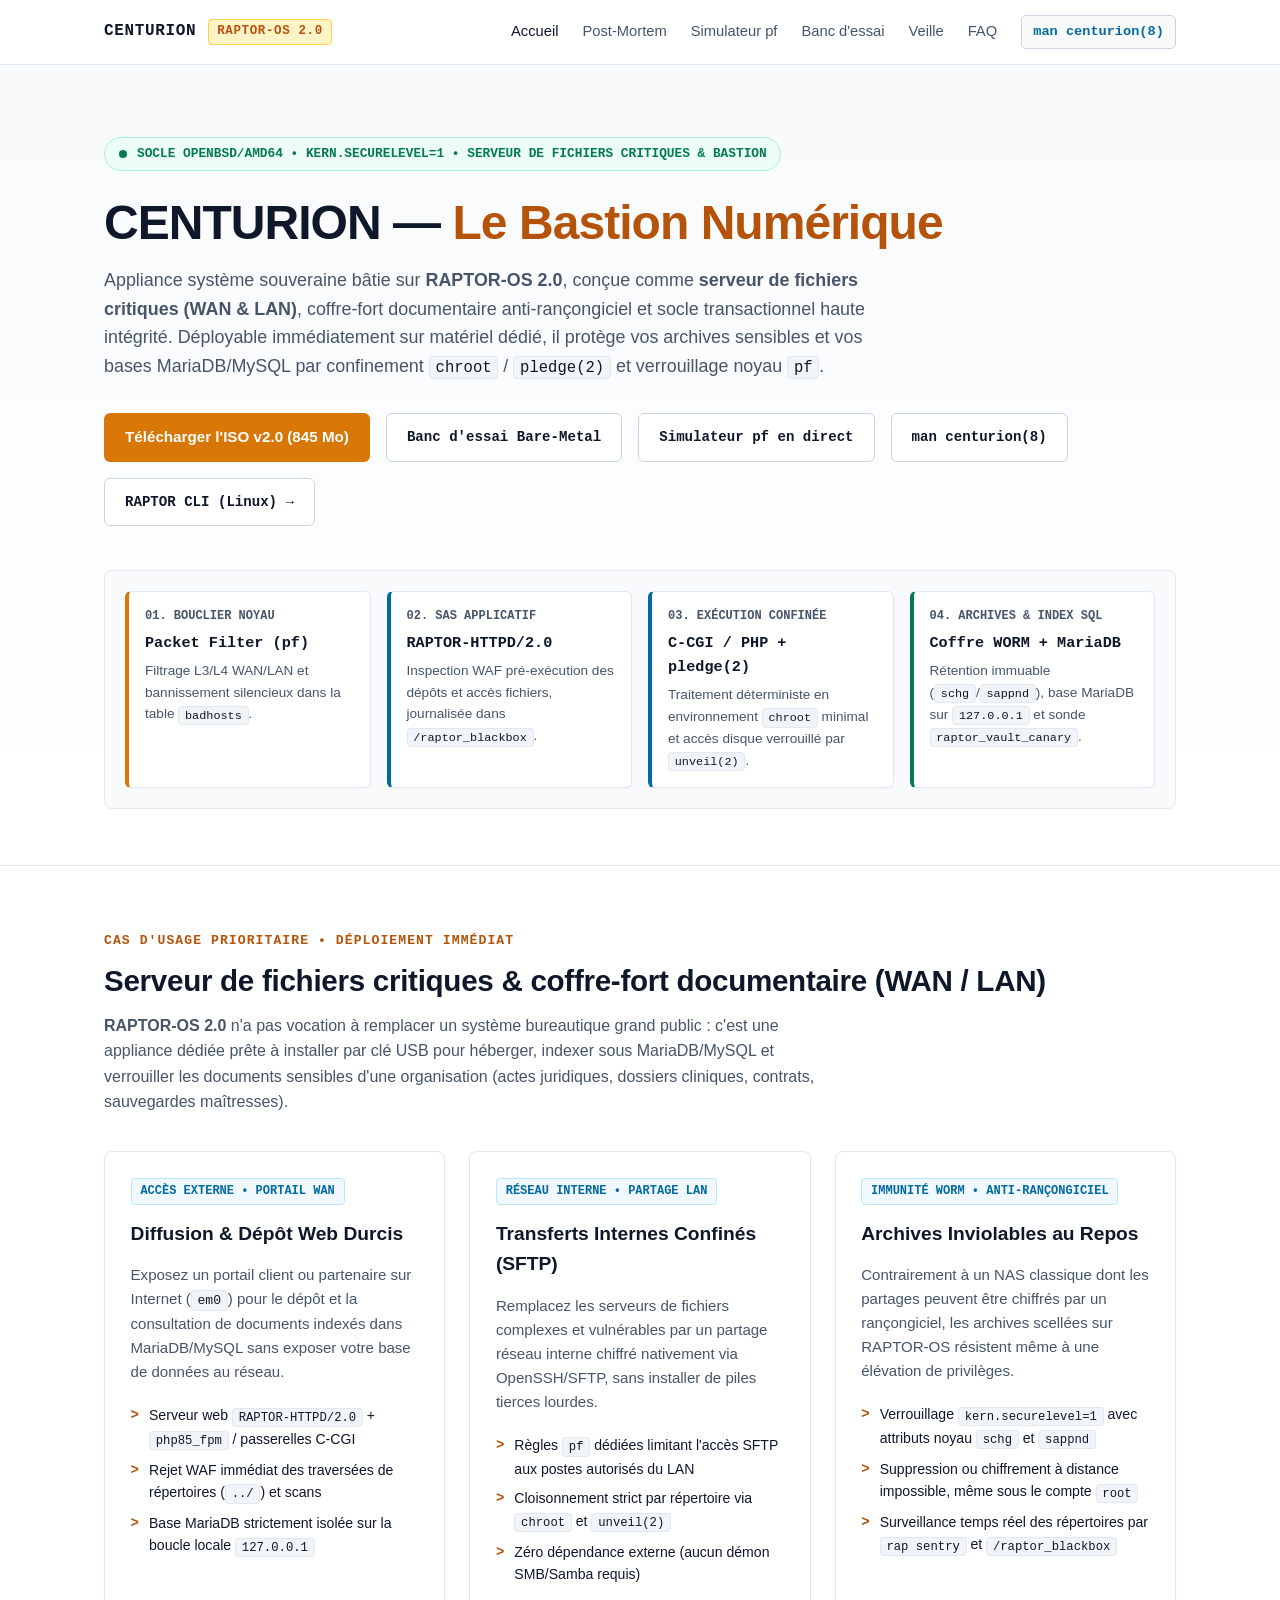
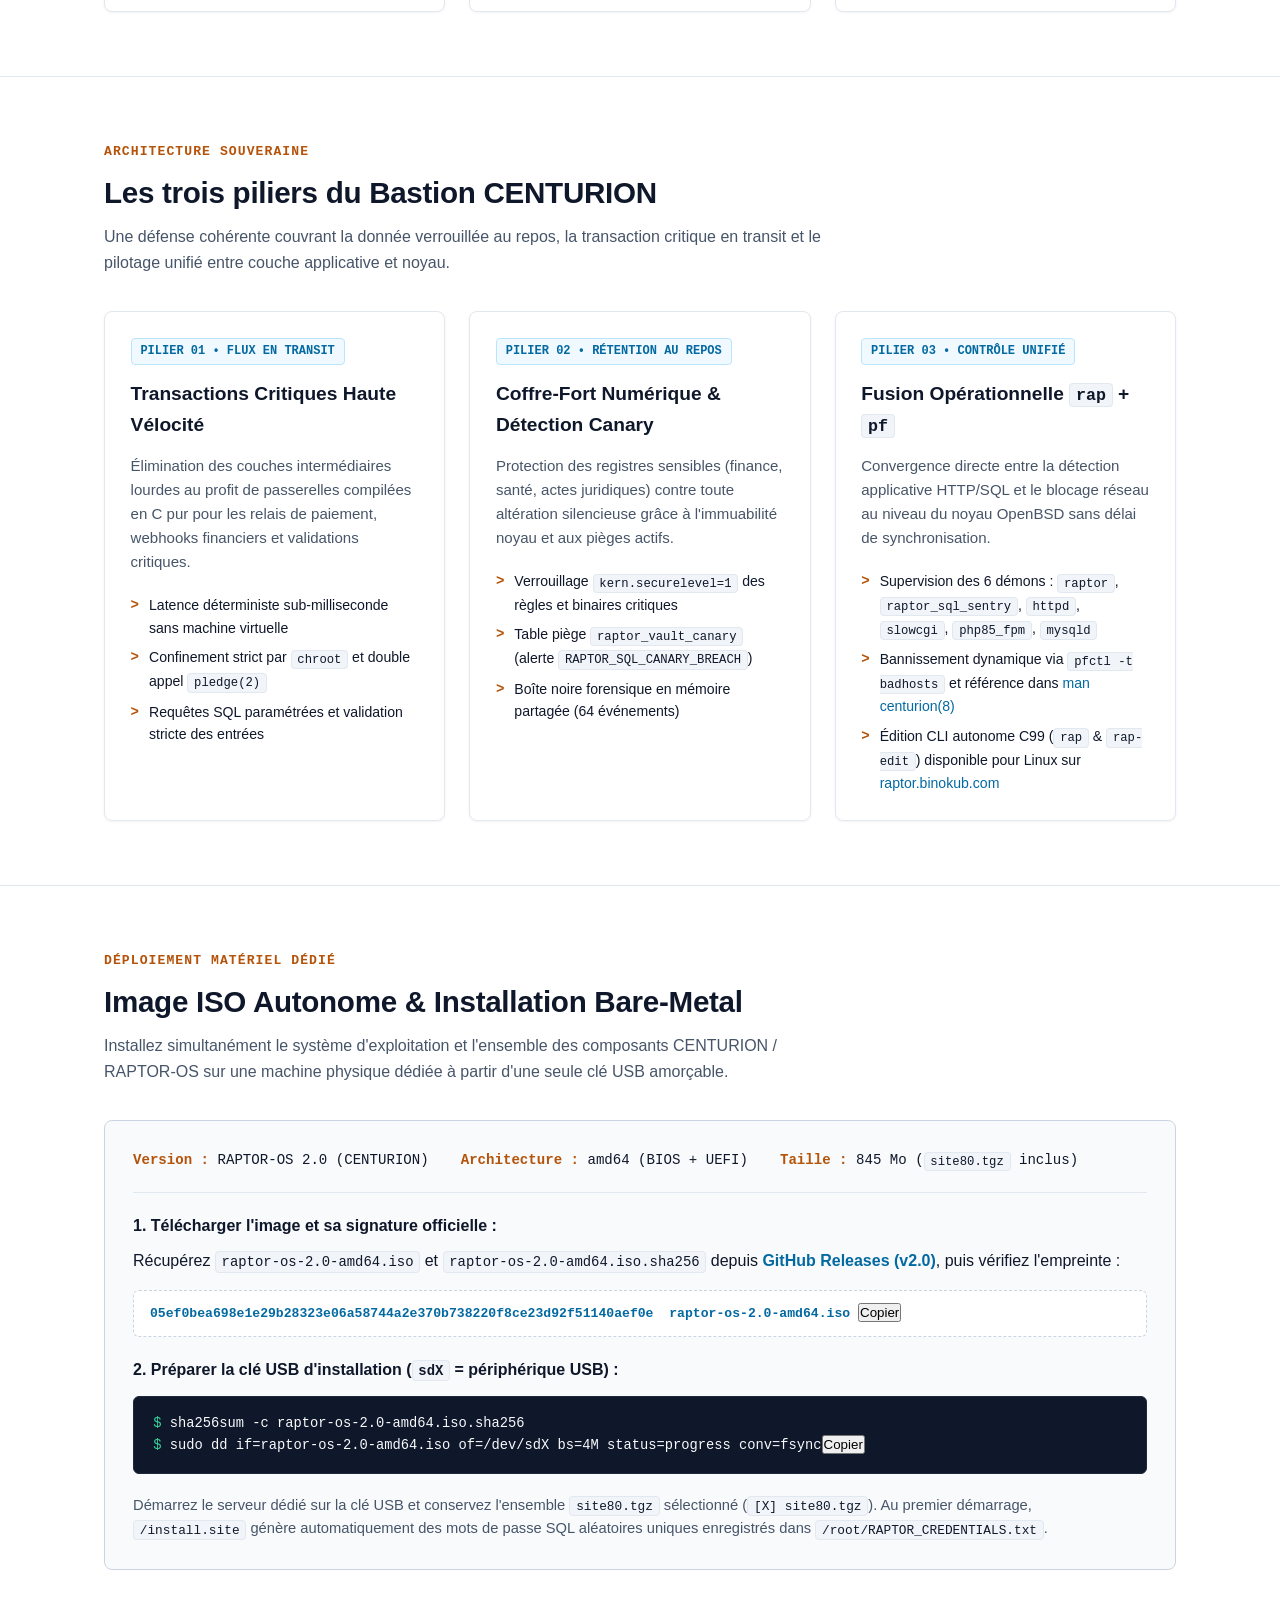
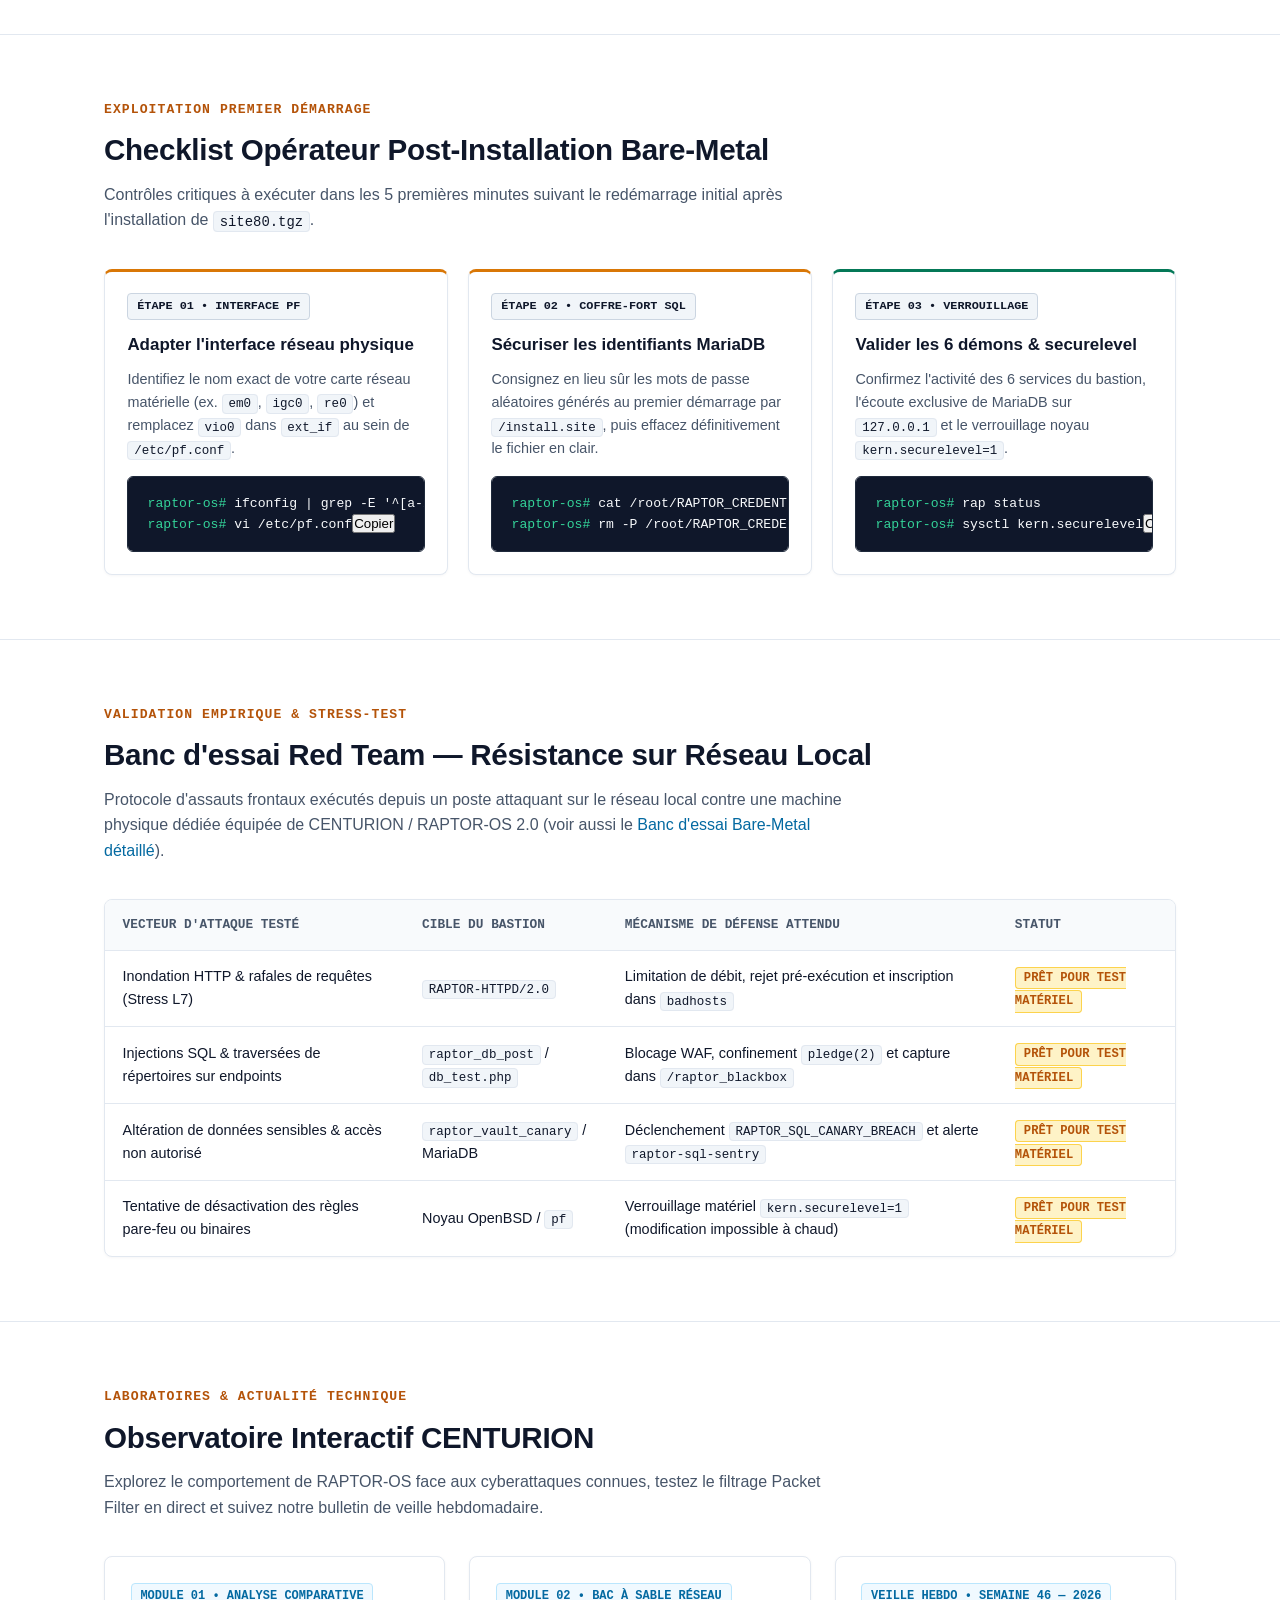
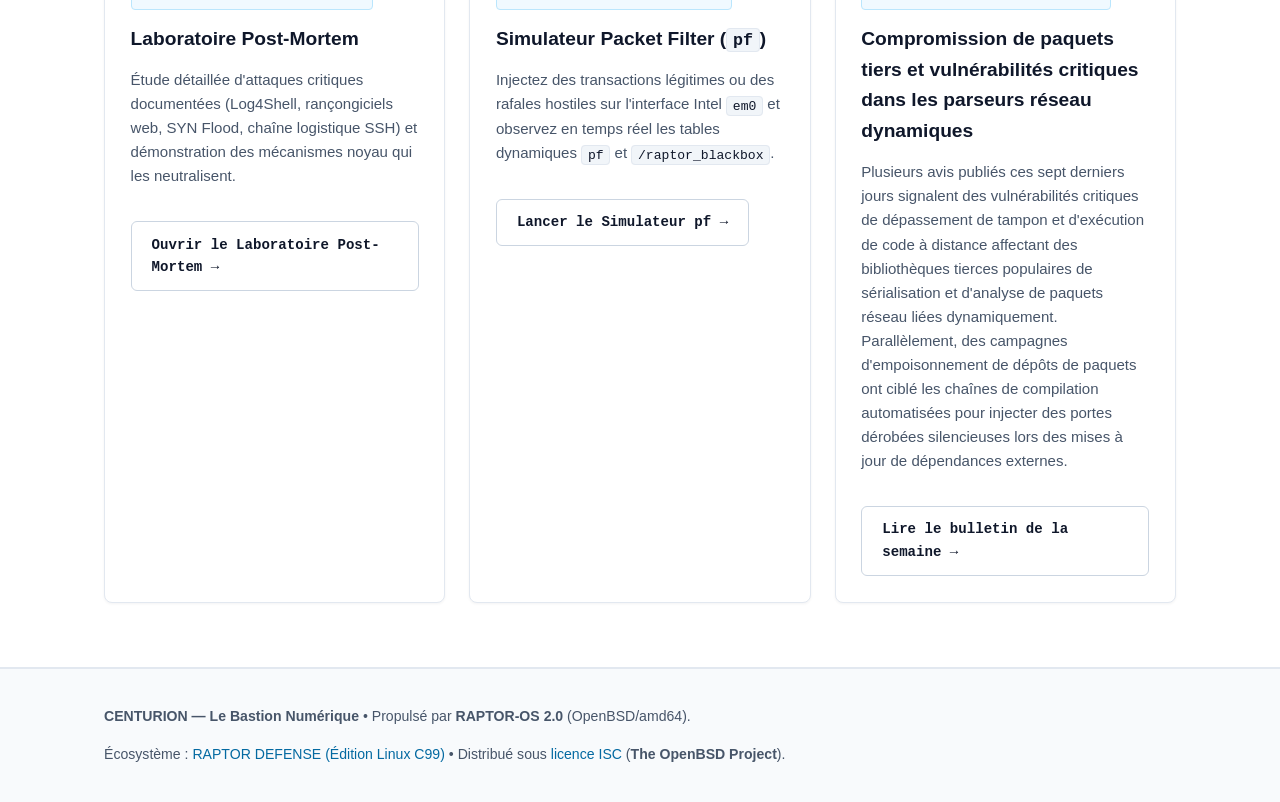
<file: docs/index.html>
<!DOCTYPE html>
<!-- ==========================================================================
  FICHIER     : docs/index.html
  REVISION    : 1.3
  BLOC DESCRIPTIF DES NOUVELLES INTEGRATIONS :
    - Ajout d'un bouton d'acces direct vers l'edition Linux C99 (RAPTOR DEFENSE)
      sur https://raptor.binokub.com/ dans la zone d'actions Hero (.hero-actions).
    - Ajout d'une passerelle explicite vers https://raptor.binokub.com/ dans le
      Pilier 03 (Fusion Operationnelle rap + pf) pour les administrateurs
      souhaitant deployer rap, rap-edit et Net-Intel sous Linux.
    - Ajout du lien ecosysteme RAPTOR DEFENSE (Edition Linux C99) dans le pied
      de page institutionnel (.footer).
    - Preservation integrale des sections 01 a 10, des classes centurion.css et
      des identifiants DOM de index-veille-widget.js et copy-code.js.

  SECTIONS NUMEROTEES :
    01. En-tete HTML & Liaison feuille de style centurion.css
    02. Barre de navigation superieure unifiee
    03. Section Hero & Chaine de traitement d'une requete critique
    04. Premier Cas d'Usage : Serveur de Fichiers Critiques WAN & LAN
    05. Les 3 Piliers de CENTURION (Transactions, Coffre-fort, Fusion rap+pf)
    06. Deploiement Bare-Metal (ISO 845 Mo, SHA256 & Installation cle USB)
    07. Checklist Operateur Post-Installation Bare-Metal
    08. Banc d'essai Red Team & Resistance aux assauts sur reseau local
    09. Observatoire Interactif & Veille Hebdomadaire
    10. Pied de page & Attribution Licence ISC / The OpenBSD Project
========================================================================== -->
<html lang="fr">
<head>
    <meta charset="UTF-8">
    <meta name="viewport" content="width=device-width, initial-scale=1.0">
    <title>CENTURION — Serveur de Fichiers Critiques &amp; Bastion Numérique | RAPTOR-OS 2.0</title>
    <meta name="description" content="CENTURION sous RAPTOR-OS 2.0 : serveur de fichiers critiques WAN/LAN, coffre-fort documentaire anti-rançongiciel et socle transactionnel OpenBSD/amd64 durci par kern.securelevel=1.">
    <link rel="stylesheet" href="assets/css/centurion.css">
</head>
<body>

    <!-- 02. Barre de navigation superieure unifiee -->
    <header class="topbar">
        <div class="container topbar-inner">
            <a href="index.html" class="brand">
                <span>CENTURION</span>
                <span class="brand-tag">RAPTOR-OS 2.0</span>
            </a>
            <nav class="nav-links" aria-label="Navigation principale">
                <a href="index.html" class="active">Accueil</a>
                <a href="scenarios.html">Post-Mortem</a>
                <a href="simulateur.html">Simulateur pf</a>
                <a href="benchmarks.html">Banc d'essai</a>
                <a href="veille.html">Veille</a>
                <a href="faq.html">FAQ</a>
                <a href="man.html" class="nav-man-pill">man centurion(8)</a>
            </nav>
        </div>
    </header>

    <main>
        <!-- 03. Section Hero & Chaine de traitement d'une requete critique -->
        <section class="hero" id="architecture">
            <div class="container">
                <div class="status-bar">
                    <span class="status-dot"></span>
                    <span>SOCLE OPENBSD/AMD64 &bull; KERN.SECURELEVEL=1 &bull; SERVEUR DE FICHIERS CRITIQUES &amp; BASTION</span>
                </div>
                <h1>CENTURION — <span>Le Bastion Numérique</span></h1>
                <p class="hero-lead">
                    Appliance système souveraine bâtie sur <strong>RAPTOR-OS 2.0</strong>, conçue comme
                    <strong>serveur de fichiers critiques (WAN &amp; LAN)</strong>, coffre-fort documentaire anti-rançongiciel
                    et socle transactionnel haute intégrité. Déployable immédiatement sur matériel dédié, il protège
                    vos archives sensibles et vos bases MariaDB/MySQL par confinement <code>chroot</code> / <code>pledge(2)</code>
                    et verrouillage noyau <code>pf</code>.
                </p>

                <div class="hero-actions">
                    <a href="https://github.com/BINOKUB-GAME/raptor-os/releases/tag/v2.0" class="btn btn-primary">Télécharger l'ISO v2.0 (845 Mo)</a>
                    <a href="benchmarks.html" class="btn btn-secondary">Banc d'essai Bare-Metal</a>
                    <a href="simulateur.html" class="btn btn-secondary">Simulateur pf en direct</a>
                    <a href="man.html" class="btn btn-secondary">man centurion(8)</a>
                    <a href="https://raptor.binokub.com/" target="_blank" rel="noopener" class="btn btn-secondary">RAPTOR CLI (Linux) &rarr;</a>
                </div>

                <div class="pipeline" aria-label="Flux d'une requête dans CENTURION">
                    <div class="pipe-step lock">
                        <div class="pipe-label">01. Bouclier Noyau</div>
                        <div class="pipe-title">Packet Filter (pf)</div>
                        <div class="pipe-desc">Filtrage L3/L4 WAN/LAN et bannissement silencieux dans la table <code>badhosts</code>.</div>
                    </div>
                    <div class="pipe-step">
                        <div class="pipe-label">02. Sas Applicatif</div>
                        <div class="pipe-title">RAPTOR-HTTPD/2.0</div>
                        <div class="pipe-desc">Inspection WAF pré-exécution des dépôts et accès fichiers, journalisée dans <code>/raptor_blackbox</code>.</div>
                    </div>
                    <div class="pipe-step">
                        <div class="pipe-label">03. Exécution Confinée</div>
                        <div class="pipe-title">C-CGI / PHP + pledge(2)</div>
                        <div class="pipe-desc">Traitement déterministe en environnement <code>chroot</code> minimal et accès disque verrouillé par <code>unveil(2)</code>.</div>
                    </div>
                    <div class="pipe-step vault">
                        <div class="pipe-label">04. Archives &amp; Index SQL</div>
                        <div class="pipe-title">Coffre WORM + MariaDB</div>
                        <div class="pipe-desc">Rétention immuable (<code>schg</code>/<code>sappnd</code>), base MariaDB sur <code>127.0.0.1</code> et sonde <code>raptor_vault_canary</code>.</div>
                    </div>
                </div>
            </div>
        </section>

        <!-- 04. Premier Cas d'Usage : Serveur de Fichiers Critiques WAN & LAN -->
        <section class="section" id="cas-usage-fichiers">
            <div class="container">
                <div class="section-header">
                    <div class="section-kicker">Cas d'Usage Prioritaire &bull; Déploiement Immédiat</div>
                    <h2>Serveur de fichiers critiques &amp; coffre-fort documentaire (WAN / LAN)</h2>
                    <p>
                        <strong>RAPTOR-OS 2.0</strong> n'a pas vocation à remplacer un système bureautique grand public : c'est une
                        appliance dédiée prête à installer par clé USB pour héberger, indexer sous MariaDB/MySQL et verrouiller les
                        documents sensibles d'une organisation (actes juridiques, dossiers cliniques, contrats, sauvegardes maîtresses).
                    </p>
                </div>

                <div class="grid-3">
                    <article class="card">
                        <span class="card-badge">ACCÈS EXTERNE &bull; PORTAIL WAN</span>
                        <h3>Diffusion &amp; Dépôt Web Durcis</h3>
                        <p>
                            Exposez un portail client ou partenaire sur Internet (<code>em0</code>) pour le dépôt et la consultation de
                            documents indexés dans MariaDB/MySQL sans exposer votre base de données au réseau.
                        </p>
                        <ul class="spec-list">
                            <li>Serveur web <code>RAPTOR-HTTPD/2.0</code> + <code>php85_fpm</code> / passerelles C-CGI</li>
                            <li>Rejet WAF immédiat des traversées de répertoires (<code>../</code>) et scans</li>
                            <li>Base MariaDB strictement isolée sur la boucle locale <code>127.0.0.1</code></li>
                        </ul>
                    </article>

                    <article class="card">
                        <span class="card-badge">RÉSEAU INTERNE &bull; PARTAGE LAN</span>
                        <h3>Transferts Internes Confinés (SFTP)</h3>
                        <p>
                            Remplacez les serveurs de fichiers complexes et vulnérables par un partage réseau interne chiffré
                            nativement via OpenSSH/SFTP, sans installer de piles tierces lourdes.
                        </p>
                        <ul class="spec-list">
                            <li>Règles <code>pf</code> dédiées limitant l'accès SFTP aux postes autorisés du LAN</li>
                            <li>Cloisonnement strict par répertoire via <code>chroot</code> et <code>unveil(2)</code></li>
                            <li>Zéro dépendance externe (aucun démon SMB/Samba requis)</li>
                        </ul>
                    </article>

                    <article class="card">
                        <span class="card-badge">IMMUNITÉ WORM &bull; ANTI-RANÇONGICIEL</span>
                        <h3>Archives Inviolables au Repos</h3>
                        <p>
                            Contrairement à un NAS classique dont les partages peuvent être chiffrés par un rançongiciel, les
                            archives scellées sur RAPTOR-OS résistent même à une élévation de privilèges.
                        </p>
                        <ul class="spec-list">
                            <li>Verrouillage <code>kern.securelevel=1</code> avec attributs noyau <code>schg</code> et <code>sappnd</code></li>
                            <li>Suppression ou chiffrement à distance impossible, même sous le compte <code>root</code></li>
                            <li>Surveillance temps réel des répertoires par <code>rap sentry</code> et <code>/raptor_blackbox</code></li>
                        </ul>
                    </article>
                </div>
            </div>
        </section>

        <!-- 05. Les 3 Piliers de CENTURION -->
        <section class="section" id="piliers">
            <div class="container">
                <div class="section-header">
                    <div class="section-kicker">Architecture Souveraine</div>
                    <h2>Les trois piliers du Bastion CENTURION</h2>
                    <p>Une défense cohérente couvrant la donnée verrouillée au repos, la transaction critique en transit et le pilotage unifié entre couche applicative et noyau.</p>
                </div>

                <div class="grid-3">
                    <article class="card">
                        <span class="card-badge">PILIER 01 &bull; FLUX EN TRANSIT</span>
                        <h3>Transactions Critiques Haute Vélocité</h3>
                        <p>
                            Élimination des couches intermédiaires lourdes au profit de passerelles compilées en C pur
                            pour les relais de paiement, webhooks financiers et validations critiques.
                        </p>
                        <ul class="spec-list">
                            <li>Latence déterministe sub-milliseconde sans machine virtuelle</li>
                            <li>Confinement strict par <code>chroot</code> et double appel <code>pledge(2)</code></li>
                            <li>Requêtes SQL paramétrées et validation stricte des entrées</li>
                        </ul>
                    </article>

                    <article class="card">
                        <span class="card-badge">PILIER 02 &bull; RÉTENTION AU REPOS</span>
                        <h3>Coffre-Fort Numérique &amp; Détection Canary</h3>
                        <p>
                            Protection des registres sensibles (finance, santé, actes juridiques) contre toute altération
                            silencieuse grâce à l'immuabilité noyau et aux pièges actifs.
                        </p>
                        <ul class="spec-list">
                            <li>Verrouillage <code>kern.securelevel=1</code> des règles et binaires critiques</li>
                            <li>Table piège <code>raptor_vault_canary</code> (alerte <code>RAPTOR_SQL_CANARY_BREACH</code>)</li>
                            <li>Boîte noire forensique en mémoire partagée (64 événements)</li>
                        </ul>
                    </article>

                    <article class="card">
                        <span class="card-badge">PILIER 03 &bull; CONTRÔLE UNIFIÉ</span>
                        <h3>Fusion Opérationnelle <code>rap</code> + <code>pf</code></h3>
                        <p>
                            Convergence directe entre la détection applicative HTTP/SQL et le blocage réseau au niveau
                            du noyau OpenBSD sans délai de synchronisation.
                        </p>
                        <ul class="spec-list">
                            <li>Supervision des 6 démons : <code>raptor</code>, <code>raptor_sql_sentry</code>, <code>httpd</code>, <code>slowcgi</code>, <code>php85_fpm</code>, <code>mysqld</code></li>
                            <li>Bannissement dynamique via <code>pfctl -t badhosts</code> et référence dans <a href="man.html">man centurion(8)</a></li>
                            <li>Édition CLI autonome C99 (<code>rap</code> &amp; <code>rap-edit</code>) disponible pour Linux sur <a href="https://raptor.binokub.com/" target="_blank" rel="noopener">raptor.binokub.com</a></li>
                        </ul>
                    </article>
                </div>
            </div>
        </section>

        <!-- 06. Deploiement Bare-Metal -->
        <section class="section" id="bare-metal">
            <div class="container">
                <div class="section-header">
                    <div class="section-kicker">Déploiement Matériel Dédié</div>
                    <h2>Image ISO Autonome &amp; Installation Bare-Metal</h2>
                    <p>Installez simultanément le système d'exploitation et l'ensemble des composants CENTURION / RAPTOR-OS sur une machine physique dédiée à partir d'une seule clé USB amorçable.</p>
                </div>

                <div class="release-box">
                    <div class="release-meta">
                        <span><strong>Version :</strong> RAPTOR-OS 2.0 (CENTURION)</span>
                        <span><strong>Architecture :</strong> amd64 (BIOS + UEFI)</span>
                        <span><strong>Taille :</strong> 845 Mo (<code>site80.tgz</code> inclus)</span>
                    </div>

                    <p><strong>1. Télécharger l'image et sa signature officielle :</strong></p>
                    <p style="margin: 0.6rem 0 1rem;">
                        Récupérez <code>raptor-os-2.0-amd64.iso</code> et <code>raptor-os-2.0-amd64.iso.sha256</code> depuis
                        <a href="https://github.com/BINOKUB-GAME/raptor-os/releases/tag/v2.0"><strong>GitHub Releases (v2.0)</strong></a>, puis vérifiez l'empreinte :
                    </p>
                    <div class="sha-box">
                        05ef0bea698e1e29b28323e06a58744a2e370b738220f8ce23d92f51140aef0e &nbsp;raptor-os-2.0-amd64.iso
                    </div>

                    <p style="margin-top: 1.25rem;"><strong>2. Préparer la clé USB d'installation (<code>sdX</code> = périphérique USB) :</strong></p>
                    <pre class="terminal-block"><span class="prompt">$ </span>sha256sum -c raptor-os-2.0-amd64.iso.sha256
<span class="prompt">$ </span>sudo dd if=raptor-os-2.0-amd64.iso of=/dev/sdX bs=4M status=progress conv=fsync</pre>

                    <p style="color: var(--text-muted); font-size: 0.92rem;">
                        Démarrez le serveur dédié sur la clé USB et conservez l'ensemble <code>site80.tgz</code> sélectionné
                        (<code>[X] site80.tgz</code>). Au premier démarrage, <code>/install.site</code> génère automatiquement des mots de passe
                        SQL aléatoires uniques enregistrés dans <code>/root/RAPTOR_CREDENTIALS.txt</code>.
                    </p>
                </div>
            </div>
        </section>

        <!-- 07. Checklist Operateur Post-Installation Bare-Metal -->
        <section class="section" id="post-install">
            <div class="container">
                <div class="section-header">
                    <div class="section-kicker">Exploitation Premier Démarrage</div>
                    <h2>Checklist Opérateur Post-Installation Bare-Metal</h2>
                    <p>Contrôles critiques à exécuter dans les 5 premières minutes suivant le redémarrage initial après l'installation de <code>site80.tgz</code>.</p>
                </div>
                <div class="checklist-grid">
                    <article class="check-card critical">
                        <span class="check-step-badge">ÉTAPE 01 &bull; INTERFACE PF</span>
                        <h3>Adapter l'interface réseau physique</h3>
                        <p>Identifiez le nom exact de votre carte réseau matérielle (ex. <code>em0</code>, <code>igc0</code>, <code>re0</code>) et remplacez <code>vio0</code> dans <code>ext_if</code> au sein de <code>/etc/pf.conf</code>.</p>
                        <pre class="terminal-block"><span class="prompt">raptor-os# </span>ifconfig | grep -E '^[a-z]'
<span class="prompt">raptor-os# </span>vi /etc/pf.conf</pre>
                    </article>
                    <article class="check-card critical">
                        <span class="check-step-badge">ÉTAPE 02 &bull; COFFRE-FORT SQL</span>
                        <h3>Sécuriser les identifiants MariaDB</h3>
                        <p>Consignez en lieu sûr les mots de passe aléatoires générés au premier démarrage par <code>/install.site</code>, puis effacez définitivement le fichier en clair.</p>
                        <pre class="terminal-block"><span class="prompt">raptor-os# </span>cat /root/RAPTOR_CREDENTIALS.txt
<span class="prompt">raptor-os# </span>rm -P /root/RAPTOR_CREDENTIALS.txt</pre>
                    </article>
                    <article class="check-card verified">
                        <span class="check-step-badge">ÉTAPE 03 &bull; VERROUILLAGE</span>
                        <h3>Valider les 6 démons &amp; securelevel</h3>
                        <p>Confirmez l'activité des 6 services du bastion, l'écoute exclusive de MariaDB sur <code>127.0.0.1</code> et le verrouillage noyau <code>kern.securelevel=1</code>.</p>
                        <pre class="terminal-block"><span class="prompt">raptor-os# </span>rap status
<span class="prompt">raptor-os# </span>sysctl kern.securelevel</pre>
                    </article>
                </div>
            </div>
        </section>

        <!-- 08. Banc d'essai Red Team & Resistance sur reseau local -->
        <section class="section" id="red-team">
            <div class="container">
                <div class="section-header">
                    <div class="section-kicker">Validation Empirique &amp; Stress-Test</div>
                    <h2>Banc d'essai Red Team — Résistance sur Réseau Local</h2>
                    <p>Protocole d'assauts frontaux exécutés depuis un poste attaquant sur le réseau local contre une machine physique dédiée équipée de CENTURION / RAPTOR-OS 2.0 (voir aussi le <a href="benchmarks.html">Banc d'essai Bare-Metal détaillé</a>).</p>
                </div>

                <div class="table-wrap">
                    <table>
                        <thead>
                            <tr>
                                <th>Vecteur d'attaque testé</th>
                                <th>Cible du Bastion</th>
                                <th>Mécanisme de défense attendu</th>
                                <th>Statut</th>
                            </tr>
                        </thead>
                        <tbody>
                            <tr>
                                <td>Inondation HTTP &amp; rafales de requêtes (Stress L7)</td>
                                <td><code>RAPTOR-HTTPD/2.0</code></td>
                                <td>Limitation de débit, rejet pré-exécution et inscription dans <code>badhosts</code></td>
                                <td><span class="tag-ready">PRÊT POUR TEST MATÉRIEL</span></td>
                            </tr>
                            <tr>
                                <td>Injections SQL &amp; traversées de répertoires sur endpoints</td>
                                <td><code>raptor_db_post</code> / <code>db_test.php</code></td>
                                <td>Blocage WAF, confinement <code>pledge(2)</code> et capture dans <code>/raptor_blackbox</code></td>
                                <td><span class="tag-ready">PRÊT POUR TEST MATÉRIEL</span></td>
                            </tr>
                            <tr>
                                <td>Altération de données sensibles &amp; accès non autorisé</td>
                                <td><code>raptor_vault_canary</code> / MariaDB</td>
                                <td>Déclenchement <code>RAPTOR_SQL_CANARY_BREACH</code> et alerte <code>raptor-sql-sentry</code></td>
                                <td><span class="tag-ready">PRÊT POUR TEST MATÉRIEL</span></td>
                            </tr>
                            <tr>
                                <td>Tentative de désactivation des règles pare-feu ou binaires</td>
                                <td>Noyau OpenBSD / <code>pf</code></td>
                                <td>Verrouillage matériel <code>kern.securelevel=1</code> (modification impossible à chaud)</td>
                                <td><span class="tag-ready">PRÊT POUR TEST MATÉRIEL</span></td>
                            </tr>
                        </tbody>
                    </table>
                </div>
            </div>
        </section>

        <!-- 09. Observatoire Interactif & Veille Hebdomadaire -->
        <section class="section" id="observatoire">
            <div class="container">
                <div class="section-header">
                    <div class="section-kicker">Laboratoires &amp; Actualité Technique</div>
                    <h2>Observatoire Interactif CENTURION</h2>
                    <p>Explorez le comportement de RAPTOR-OS face aux cyberattaques connues, testez le filtrage Packet Filter en direct et suivez notre bulletin de veille hebdomadaire.</p>
                </div>

                <div class="grid-3">
                    <article class="card">
                        <span class="card-badge">MODULE 01 &bull; ANALYSE COMPARATIVE</span>
                        <h3>Laboratoire Post-Mortem</h3>
                        <p>
                            Étude détaillée d'attaques critiques documentées (Log4Shell, rançongiciels web, SYN Flood,
                            chaîne logistique SSH) et démonstration des mécanismes noyau qui les neutralisent.
                        </p>
                        <p style="margin-top: 1.2rem;">
                            <a href="scenarios.html" class="btn btn-secondary">Ouvrir le Laboratoire Post-Mortem &rarr;</a>
                        </p>
                    </article>

                    <article class="card">
                        <span class="card-badge">MODULE 02 &bull; BAC À SABLE RÉSEAU</span>
                        <h3>Simulateur Packet Filter (<code>pf</code>)</h3>
                        <p>
                            Injectez des transactions légitimes ou des rafales hostiles sur l'interface Intel <code>em0</code>
                            et observez en temps réel les tables dynamiques <code>pf</code> et <code>/raptor_blackbox</code>.
                        </p>
                        <p style="margin-top: 1.2rem;">
                            <a href="simulateur.html" class="btn btn-secondary">Lancer le Simulateur pf &rarr;</a>
                        </p>
                    </article>

                    <article class="card">
                        <span class="card-badge" id="home-veille-badge">MODULE 03 &bull; VEILLE HEBDO</span>
                        <h3 id="home-veille-title">Veille Sécurité &amp; Infrastructure</h3>
                        <p id="home-veille-summary">
                            Chaque semaine, décryptage d'une actualité cybersécurité ou réseau et mise en perspective
                            avec l'architecture bare-metal de CENTURION / RAPTOR-OS 2.0.
                        </p>
                        <p style="margin-top: 1.2rem;">
                            <a href="veille.html" class="btn btn-secondary">Lire le bulletin de la semaine &rarr;</a>
                        </p>
                    </article>
                </div>
            </div>
        </section>
    </main>

    <!-- 10. Pied de page & Attribution Licence ISC -->
    <footer class="footer">
        <div class="container footer-inner">
            <div>
                <strong>CENTURION — Le Bastion Numérique</strong> &bull; Propulsé par <strong>RAPTOR-OS 2.0</strong> (OpenBSD/amd64).
            </div>
            <div>
                Écosystème : <a href="https://raptor.binokub.com/" target="_blank" rel="noopener">RAPTOR DEFENSE (Édition Linux C99)</a> &bull; Distribué sous <a href="LICENSE">licence ISC</a> (<strong>The OpenBSD Project</strong>).
            </div>
        </div>
    </footer>

    <script src="assets/js/copy-code.js"></script>
    <script src="assets/js/index-veille-widget.js" defer></script>
</body>
</html>
</file>
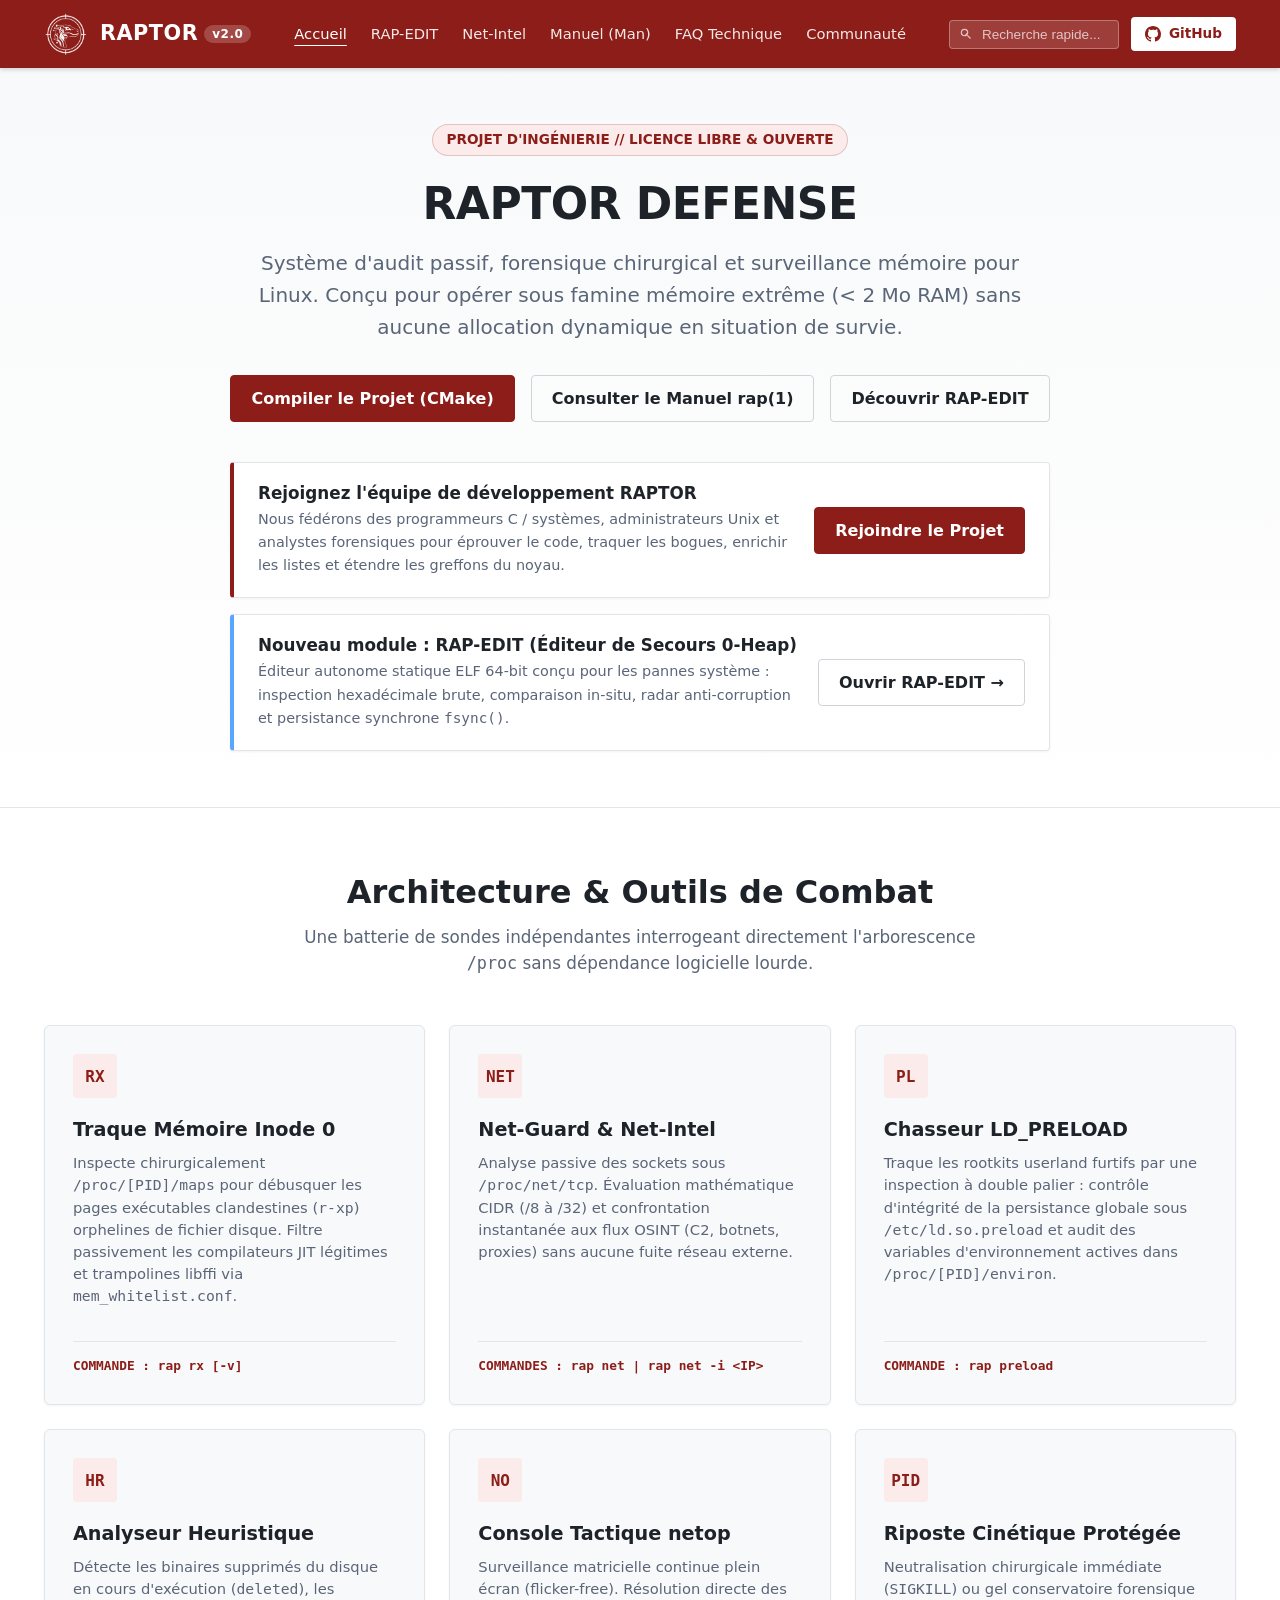
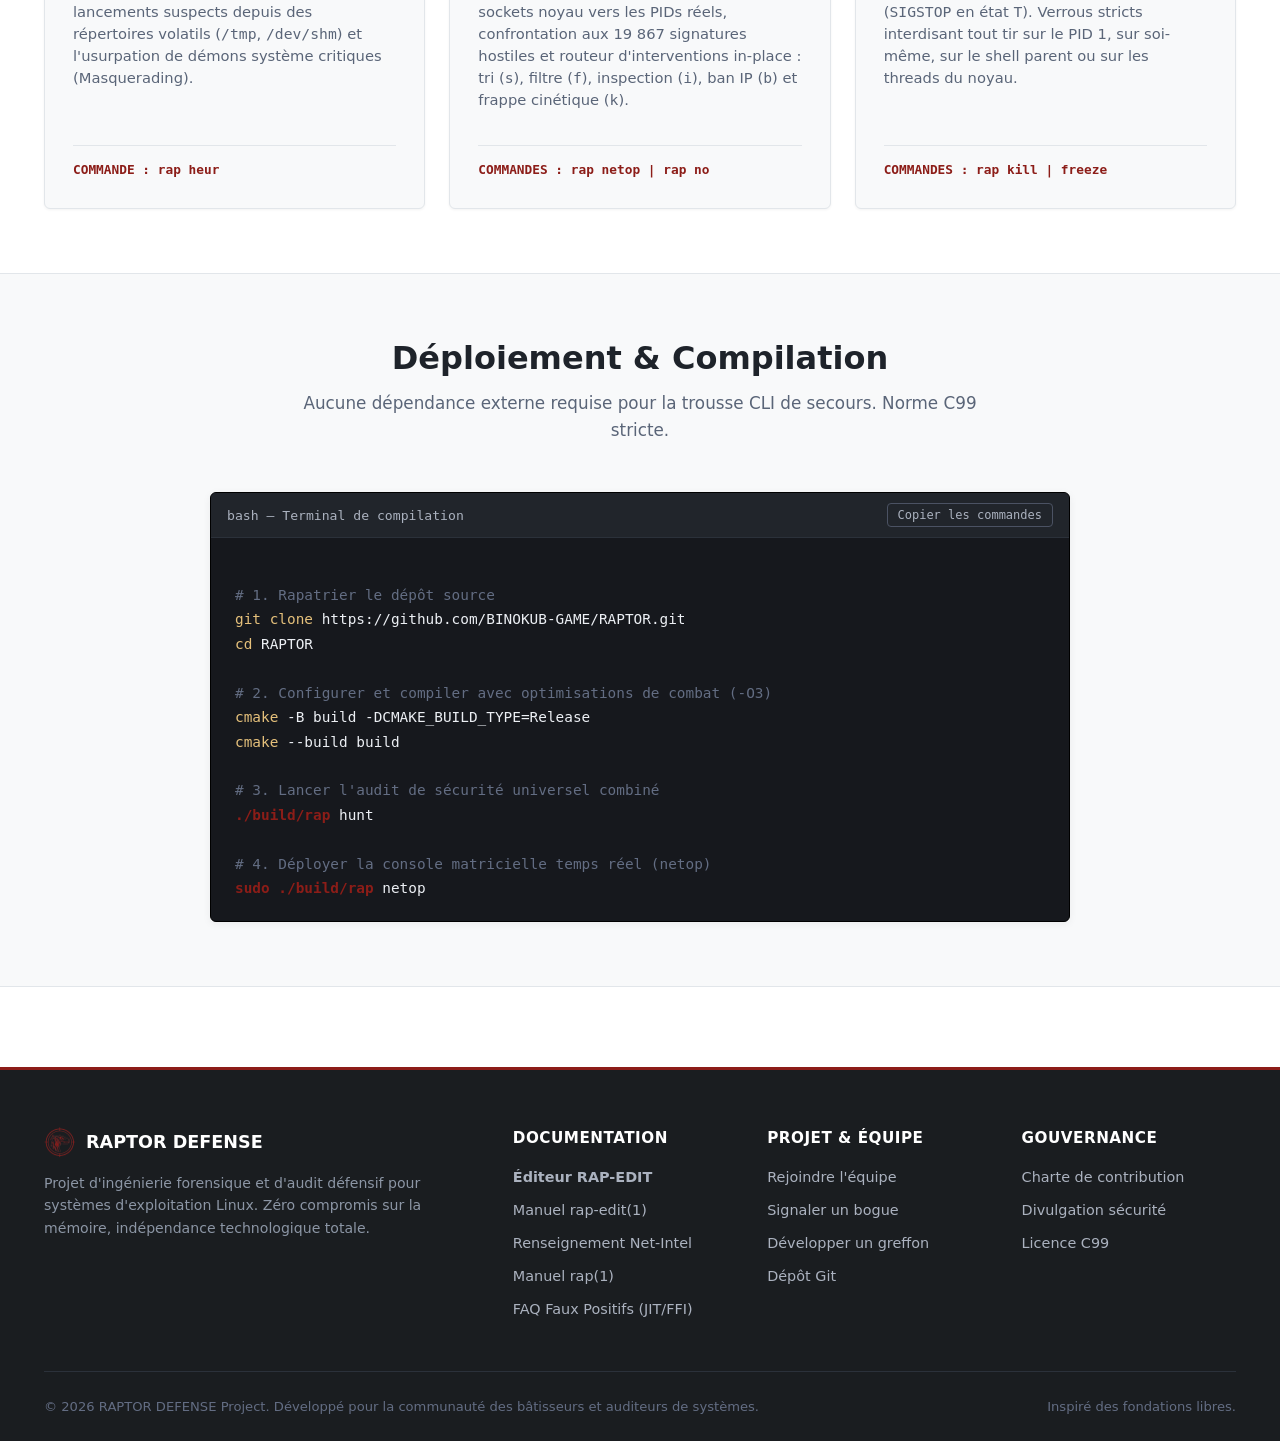
<file: raptor-core/docs/index.html>
<!-- ==========================================================================
 * NOM DU SCRIPT   : docs/index.html
 * RÉVISION        : Rev 1.5 (2026-11-01)
 * PROJET          : RAPTOR DEFENSE v2.0 // Portail Officiel & Hub Développeurs
 * RESPONSABILITÉ  : Page d'accueil officielle, présentation de l'architecture
 *                   souveraine, appel aux contributeurs / développeurs C/Linux,
 *                   vitrine des sondes de combat et maillage vers RAP-EDIT.
 *
 * BLOC DESCRIPTIF DES NOUVELLES INTÉGRATIONS (Rev 1.5) :
 *   - Intégration du lien direct vers 'rap-editor/index.html' dans la navigation.
 *   - Ajout d'une bannière de présentation dédiée à RAP-EDIT dans la section Hero.
 *   - Ajout des liens vers la vitrine et le manuel rap-edit(1) dans le pied de page.
 *   - Maintien des 6 piliers d'outils de combat et du terminal de compilation.
 * ========================================================================== -->
<!DOCTYPE html>
<html lang="fr">
<head>
    <meta charset="UTF-8">
    <meta name="viewport" content="width=device-width, initial-scale=1.0">
    <title>RAPTOR DEFENSE // Système d'Audit & Hub Développeurs</title>
    <meta name="description" content="Boîte à outils défensive et forensique pour Linux en C99 (< 2 Mo RAM). Rejoignez l'équipe de développement.">
    <link rel="stylesheet" href="css/raptor-core.css">
    <link rel="icon" type="image/png" href="raptor-icon.png">
</head>
<body>

    <!-- ======================================================================
         1. EN-TÊTE INSTITUTIONNEL (STYLE FREEBSD & NAVIGATION MOBILE)
         ====================================================================== -->
    <header class="raptor-header">
        <div class="container">
            <a href="index.html" class="raptor-brand">
                <img src="raptor-icon.png" alt="Logo Officiel RAPTOR DEFENSE">
                <span>RAPTOR<span class="version-badge">v2.0</span></span>
            </a>

            <nav class="raptor-nav" id="raptorNav">
                <a href="index.html" class="active">Accueil</a>
                <a href="rap-editor/index.html">RAP-EDIT</a>
                <a href="intel.html">Net-Intel</a>
                <a href="man.html">Manuel (Man)</a>
                <a href="faq.html">FAQ Technique</a>
                <a href="community.html">Communauté</a>
            </nav>

            <div class="raptor-header-actions">
                <div class="raptor-search-box">
                    <svg viewBox="0 0 24 24">
                        <path d="M15.5 14h-.79l-.28-.27A6.471 6.471 0 0 0 16 9.5 6.5 6.5 0 1 0 9.5 16c1.61 0 3.09-.59 4.23-1.57l.27.28v.79l5 4.99L20.49 19l-4.99-5zm-6 0C7.01 14 5 11.99 5 9.5S7.01 5 9.5 5 14 7.01 14 9.5 14z"/>
                    </svg>
                    <input type="text" id="navSearchInput" placeholder="Recherche rapide...">
                </div>
                <a href="https://github.com/BINOKUB-GAME/RAPTOR" target="_blank" rel="noopener" class="btn-github">
                    <svg width="16" height="16" viewBox="0 0 24 24" fill="currentColor">
                        <path d="M12 0C5.37 0 0 5.37 0 12c0 5.31 3.435 9.795 8.205 11.385.6.105.825-.255.825-.57 0-.285-.015-1.23-.015-2.235-3.015.555-3.795-.735-4.035-1.41-.135-.345-.72-1.41-1.23-1.695-.42-.225-1.02-.78-.015-.795.945-.015 1.62.87 1.845 1.23 1.08 1.815 2.805 1.305 3.495.99.105-.78.42-1.305.765-1.605-2.67-.3-5.46-1.335-5.46-5.925 0-1.305.465-2.385 1.23-3.225-.12-.3-.54-1.53.12-3.18 0 0 1.005-.315 3.3 1.23.96-.27 1.98-.405 3-.405s2.04.135 3 .405c2.295-1.56 3.3-1.23 3.3-1.23.66 1.65.24 2.88.12 3.18.765.84 1.23 1.905 1.23 3.225 0 4.605-2.805 5.625-5.475 5.925.435.375.81 1.095.81 2.22 0 1.605-.015 2.895-.015 3.3 0 .315.225.69.825.57A12.02 12.02 0 0 0 24 12c0-6.63-5.37-12-12-12z"/>
                    </svg>
                    GitHub
                </a>

                <!-- Bouton Menu Mobile (Hamburger) -->
                <button class="raptor-hamburger" id="navToggle" aria-label="Afficher le menu de navigation" aria-expanded="false">
                    <span></span>
                    <span></span>
                    <span></span>
                </button>
            </div>
        </div>
    </header>

    <!-- ======================================================================
         2. BANNIÈRE HERO & APPEL AUX DÉVELOPPEURS
         ====================================================================== -->
    <section class="raptor-hero">
        <div class="container">
            <div class="raptor-hero-badge">
                PROJET D'INGÉNIERIE // LICENCE LIBRE & OUVERTE
            </div>
            <h1>RAPTOR DEFENSE</h1>
            <p class="raptor-hero-subtitle">
                Système d'audit passif, forensique chirurgical et surveillance mémoire pour Linux. Conçu pour opérer sous famine mémoire extrême (&lt; 2 Mo RAM) sans aucune allocation dynamique en situation de survie.
            </p>

            <div class="raptor-hero-actions">
                <a href="#compilation" class="btn-primary">Compiler le Projet (CMake)</a>
                <a href="man.html" class="btn-secondary">Consulter le Manuel rap(1)</a>
                <a href="rap-editor/index.html" class="btn-secondary">Découvrir RAP-EDIT</a>
            </div>

            <!-- Encart 1 : Rejoindre le projet -->
            <div class="raptor-join-banner">
                <div class="raptor-join-content">
                    <h3>Rejoignez l'équipe de développement RAPTOR</h3>
                    <p>
                        Nous fédérons des programmeurs C / systèmes, administrateurs Unix et analystes forensiques pour éprouver le code, traquer les bogues, enrichir les listes et étendre les greffons du noyau.
                    </p>
                </div>
                <a href="community.html" class="btn-primary" style="white-space: nowrap;">Rejoindre le Projet</a>
            </div>

            <!-- Encart 2 : NOUVEAU — Compagnon de survie RAP-EDIT -->
            <div class="raptor-join-banner" style="margin-top: 16px; border-left-color: #58A6FF;">
                <div class="raptor-join-content">
                    <h3>Nouveau module : RAP-EDIT (Éditeur de Secours 0-Heap)</h3>
                    <p>
                        Éditeur autonome statique ELF 64-bit conçu pour les pannes système : inspection hexadécimale brute, comparaison in-situ, radar anti-corruption et persistance synchrone <code>fsync()</code>.
                    </p>
                </div>
                <a href="rap-editor/index.html" class="btn-secondary" style="white-space: nowrap;">Ouvrir RAP-EDIT &rarr;</a>
            </div>
        </div>
    </section>

    <!-- ======================================================================
         3. LES 6 PILIERS DÉFENSIFS (GRILLE DE CARTES MODULAIRES)
         ====================================================================== -->
    <section class="raptor-section">
        <div class="container">
            <div class="section-header">
                <h2>Architecture & Outils de Combat</h2>
                <p>Une batterie de sondes indépendantes interrogeant directement l'arborescence <code>/proc</code> sans dépendance logicielle lourde.</p>
            </div>

            <div class="cards-grid">
                <div class="raptor-card">
                    <div class="card-icon">RX</div>
                    <h3>Traque Mémoire Inode 0</h3>
                    <p>
                        Inspecte chirurgicalement <code>/proc/[PID]/maps</code> pour débusquer les pages exécutables clandestines (<code>r-xp</code>) orphelines de fichier disque. Filtre passivement les compilateurs JIT légitimes et trampolines libffi via <code>mem_whitelist.conf</code>.
                    </p>
                    <div class="card-footer-tag">COMMANDE : rap rx [-v]</div>
                </div>

                <div class="raptor-card">
                    <div class="card-icon">NET</div>
                    <h3>Net-Guard & Net-Intel</h3>
                    <p>
                        Analyse passive des sockets sous <code>/proc/net/tcp</code>. Évaluation mathématique CIDR (/8 à /32) et confrontation instantanée aux flux OSINT (C2, botnets, proxies) sans aucune fuite réseau externe.
                    </p>
                    <div class="card-footer-tag">COMMANDES : rap net | rap net -i &lt;IP&gt;</div>
                </div>

                <div class="raptor-card">
                    <div class="card-icon">PL</div>
                    <h3>Chasseur LD_PRELOAD</h3>
                    <p>
                        Traque les rootkits userland furtifs par une inspection à double palier : contrôle d'intégrité de la persistance globale sous <code>/etc/ld.so.preload</code> et audit des variables d'environnement actives dans <code>/proc/[PID]/environ</code>.
                    </p>
                    <div class="card-footer-tag">COMMANDE : rap preload</div>
                </div>

                <div class="raptor-card">
                    <div class="card-icon">HR</div>
                    <h3>Analyseur Heuristique</h3>
                    <p>
                        Détecte les binaires supprimés du disque en cours d'exécution (<code>deleted</code>), les lancements suspects depuis des répertoires volatils (<code>/tmp</code>, <code>/dev/shm</code>) et l'usurpation de démons système critiques (Masquerading).
                    </p>
                    <div class="card-footer-tag">COMMANDE : rap heur</div>
                </div>

                <div class="raptor-card">
                    <div class="card-icon">NO</div>
                    <h3>Console Tactique netop</h3>
                    <p>
                        Surveillance matricielle continue plein écran (flicker-free). Résolution directe des sockets noyau vers les PIDs réels, confrontation aux 19 867 signatures hostiles et routeur d'interventions in-place : tri (<code>s</code>), filtre (<code>f</code>), inspection (<code>i</code>), ban IP (<code>b</code>) et frappe cinétique (<code>k</code>).
                    </p>
                    <div class="card-footer-tag">COMMANDES : rap netop | rap no</div>
                </div>

                <div class="raptor-card">
                    <div class="card-icon">PID</div>
                    <h3>Riposte Cinétique Protégée</h3>
                    <p>
                        Neutralisation chirurgicale immédiate (<code>SIGKILL</code>) ou gel conservatoire forensique (<code>SIGSTOP</code> en état <code>T</code>). Verrous stricts interdisant tout tir sur le PID 1, sur soi-même, sur le shell parent ou sur les threads du noyau.
                    </p>
                    <div class="card-footer-tag">COMMANDES : rap kill | freeze</div>
                </div>
            </div>
        </div>
    </section>

    <!-- ======================================================================
         4. GUIDE DE COMPILATION & AMORÇAGE
         ====================================================================== -->
    <section class="raptor-section" id="compilation" style="background-color: var(--color-bg-surface); border-top: 1px solid var(--color-border); border-bottom: 1px solid var(--color-border);">
        <div class="container">
            <div class="section-header">
                <h2>Déploiement & Compilation</h2>
                <p>Aucune dépendance externe requise pour la trousse CLI de secours. Norme C99 stricte.</p>
            </div>

            <div class="man-viewer-box" style="max-width: 860px; margin: 0 auto;">
                <div class="man-viewer-header">
                    <span class="man-viewer-title">bash — Terminal de compilation</span>
                    <button class="man-btn-copy" onclick="navigator.clipboard.writeText('git clone https://github.com/BINOKUB-GAME/RAPTOR.git\ncd RAPTOR\ncmake -B build -DCMAKE_BUILD_TYPE=Release\ncmake --build build\n./build/rap hunt')">Copier les commandes</button>
                </div>
                <div class="man-content" style="padding: 20px 24px;">
<span style="color: #636D83;"># 1. Rapatrier le dépôt source</span>
<span style="color: #E5C07B;">git clone</span> https://github.com/BINOKUB-GAME/RAPTOR.git
<span style="color: #E5C07B;">cd</span> RAPTOR

<span style="color: #636D83;"># 2. Configurer et compiler avec optimisations de combat (-O3)</span>
<span style="color: #E5C07B;">cmake</span> -B build -DCMAKE_BUILD_TYPE=Release
<span style="color: #E5C07B;">cmake</span> --build build

<span style="color: #636D83;"># 3. Lancer l'audit de sécurité universel combiné</span>
<span style="color: #8C1D18; font-weight: bold;">./build/rap</span> hunt

<span style="color: #636D83;"># 4. Déployer la console matricielle temps réel (netop)</span>
<span style="color: #8C1D18; font-weight: bold;">sudo ./build/rap</span> netop</div>
            </div>
        </div>
    </section>

    <!-- ======================================================================
         5. PIED DE PAGE INSTITUTIONNEL
         ====================================================================== -->
    <footer class="raptor-footer">
        <div class="container">
            <div class="footer-grid">
                <div class="footer-col">
                    <div style="display: flex; align-items: center; gap: 10px; margin-bottom: 14px;">
                        <img src="raptor-icon.png" alt="RAPTOR Logo" style="height: 32px; width: 32px; border-radius: 50%;">
                        <span style="color: #FFFFFF; font-weight: 700; font-size: 1.1rem;">RAPTOR DEFENSE</span>
                    </div>
                    <p style="font-size: 0.88rem; line-height: 1.6; color: #8C96A5;">
                        Projet d'ingénierie forensique et d'audit défensif pour systèmes d'exploitation Linux. Zéro compromis sur la mémoire, indépendance technologique totale.
                    </p>
                </div>

                <div class="footer-col">
                    <h5>Documentation</h5>
                    <ul>
                        <li><a href="rap-editor/index.html"><strong>Éditeur RAP-EDIT</strong></a></li>
                        <li><a href="rap-editor/man.html">Manuel rap-edit(1)</a></li>
                        <li><a href="intel.html">Renseignement Net-Intel</a></li>
                        <li><a href="man.html">Manuel rap(1)</a></li>
                        <li><a href="faq.html">FAQ Faux Positifs (JIT/FFI)</a></li>
                    </ul>
                </div>

                <div class="footer-col">
                    <h5>Projet & Équipe</h5>
                    <ul>
                        <li><a href="community.html">Rejoindre l'équipe</a></li>
                        <li><a href="community.html#bugs">Signaler un bogue</a></li>
                        <li><a href="community.html#plugins">Développer un greffon</a></li>
                        <li><a href="https://github.com/BINOKUB-GAME/RAPTOR" target="_blank" rel="noopener">Dépôt Git</a></li>
                    </ul>
                </div>

                <div class="footer-col">
                    <h5>Gouvernance</h5>
                    <ul>
                        <li><a href="community.html#charte">Charte de contribution</a></li>
                        <li><a href="community.html#securite">Divulgation sécurité</a></li>
                        <li><a href="community.html#licence">Licence C99</a></li>
                    </ul>
                </div>
            </div>

            <div class="footer-bottom">
                <div>
                    &copy; 2026 RAPTOR DEFENSE Project. Développé pour la communauté des bâtisseurs et auditeurs de systèmes.
                </div>
                <div>
                    Inspiré des fondations libres.
                </div>
            </div>
        </div>
    </footer>

    <!-- Scripts de gestion : Menu mobile et Recherche rapide -->
    <script>
        (function() {
            /* 1. Menu hamburger mobile */
            var toggle = document.getElementById('navToggle');
            var nav = document.getElementById('raptorNav');
            if (toggle && nav) {
                toggle.addEventListener('click', function() {
                    var isOpen = nav.classList.toggle('open');
                    toggle.setAttribute('aria-expanded', isOpen);
                });
            }

            /* 2. Écouteur de recherche rapide vers man.html */
            var searchInput = document.getElementById('navSearchInput');
            if (searchInput) {
                searchInput.addEventListener('keydown', function(e) {
                    if (e.key === 'Enter') {
                        var val = this.value.trim();
                        if (val) {
                            window.location.href = 'man.html?q=' + encodeURIComponent(val);
                        }
                    }
                });
            }
        })();
    </script>
</body>
</html>
</file>
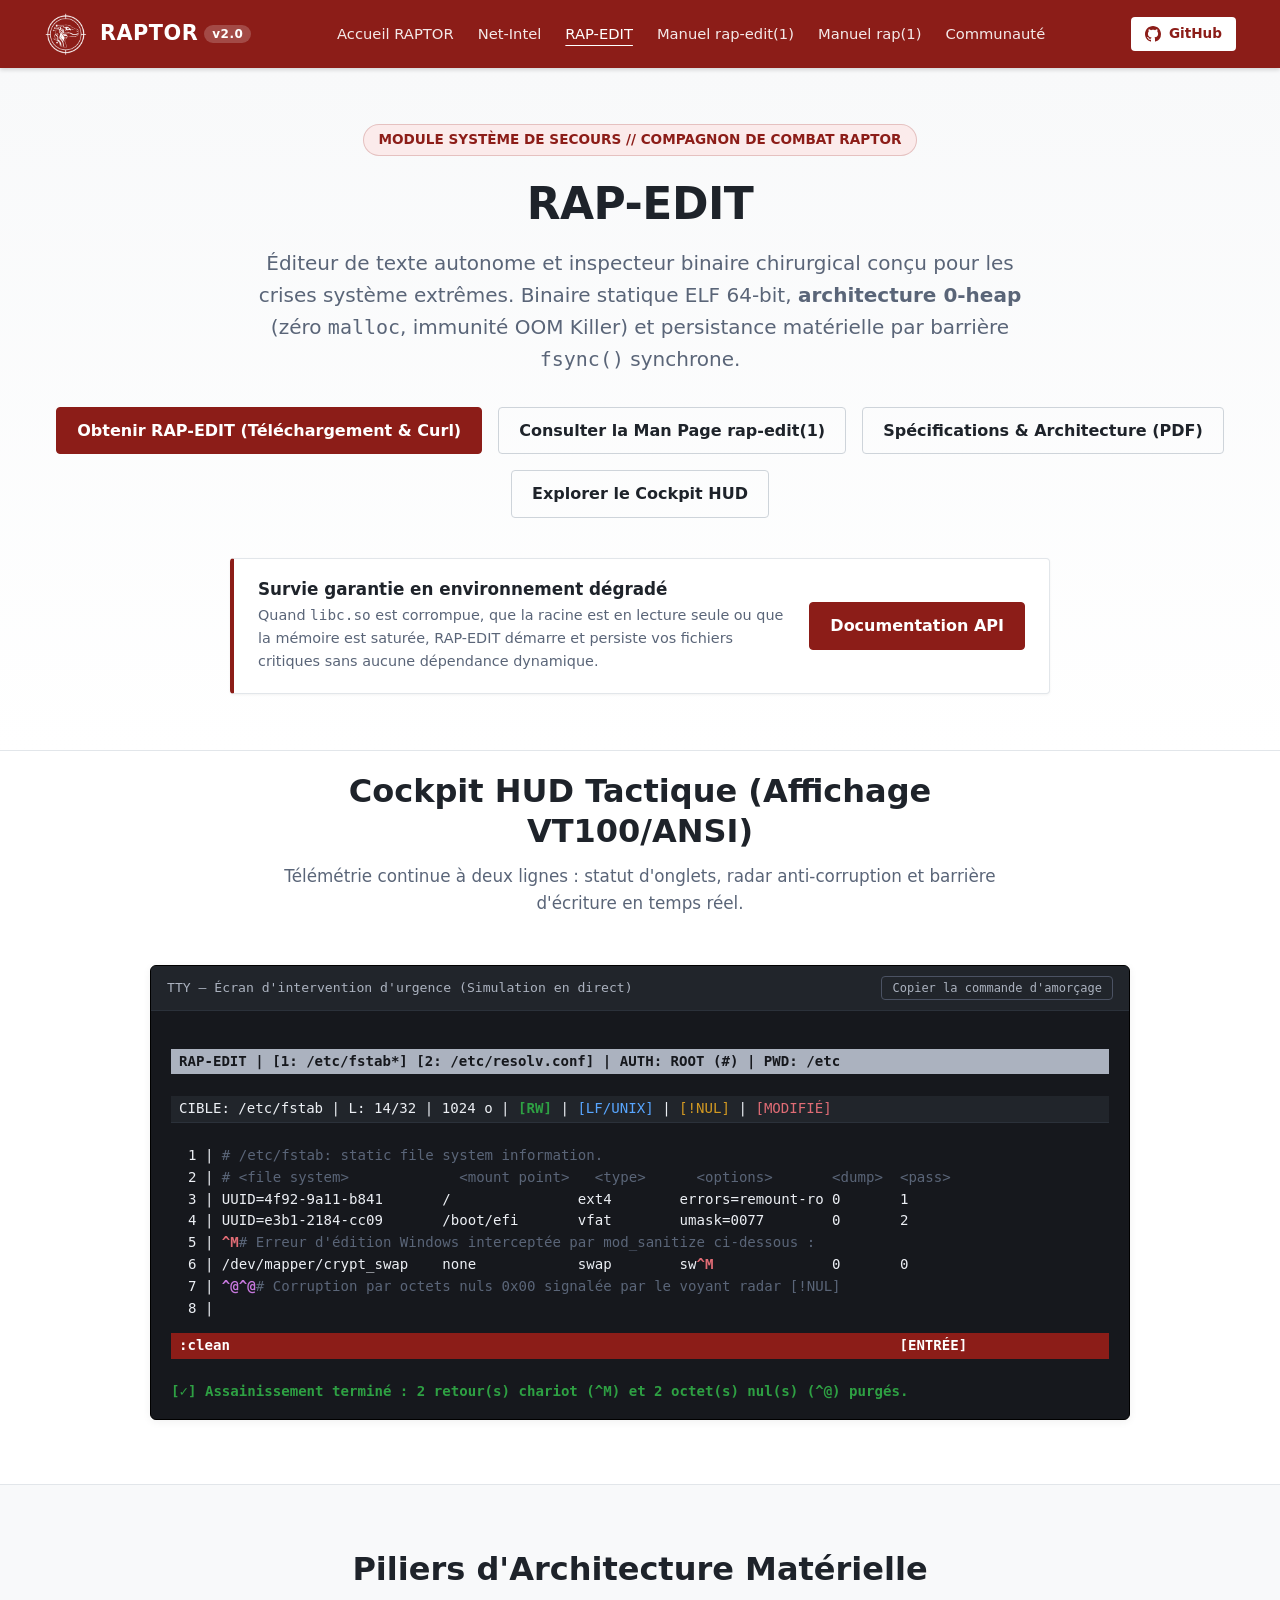
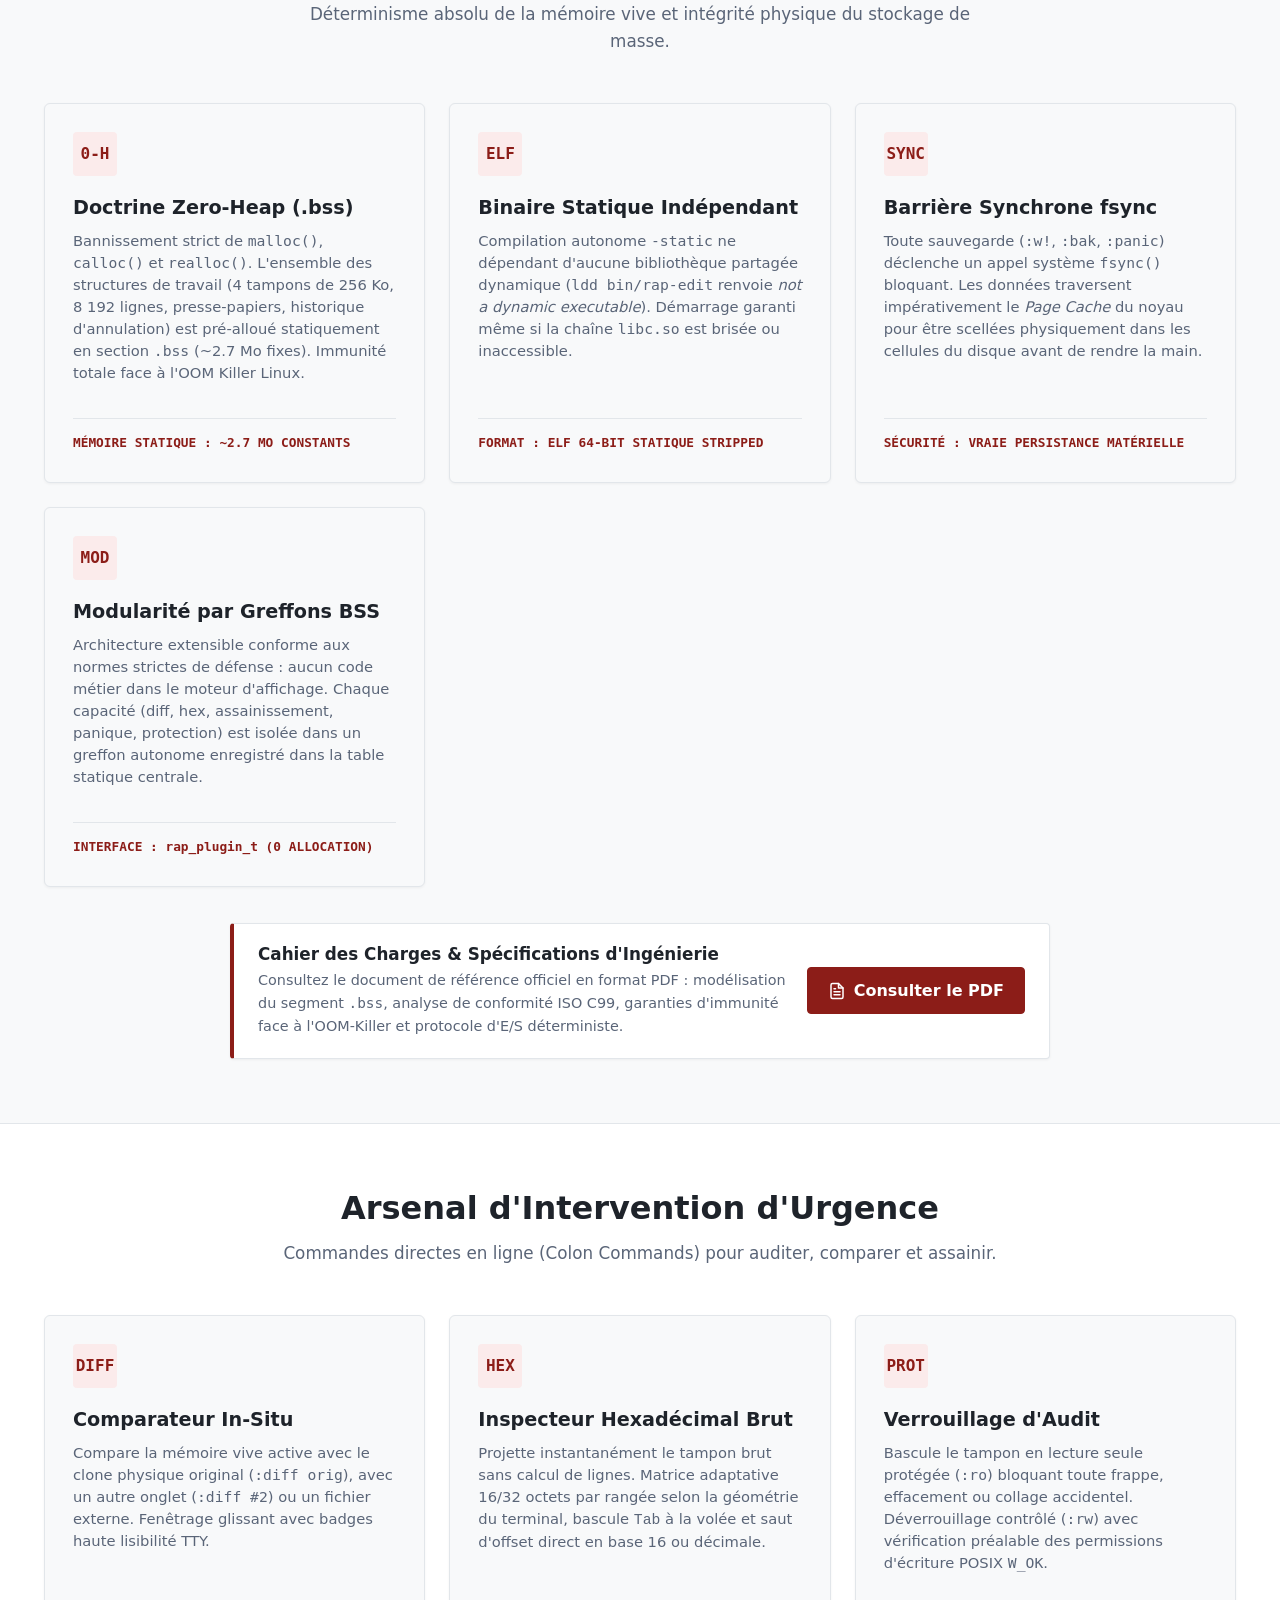
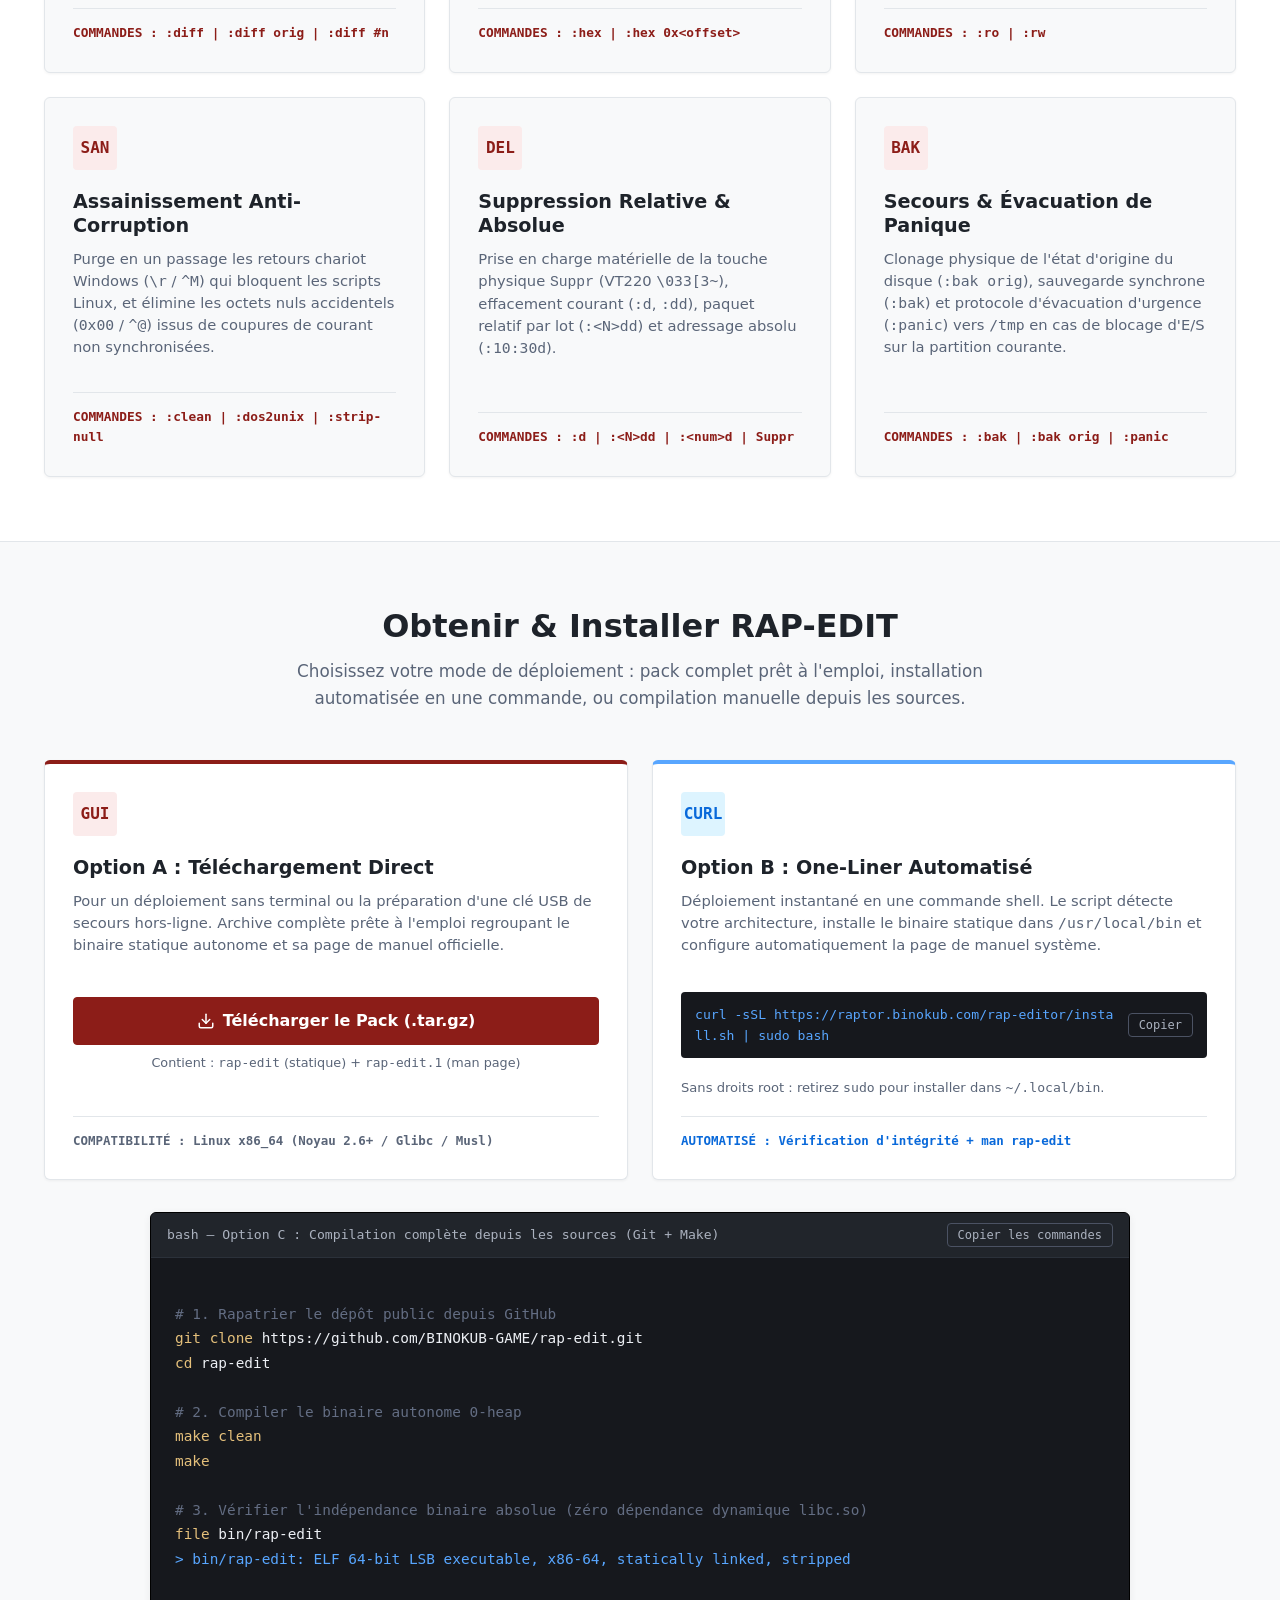
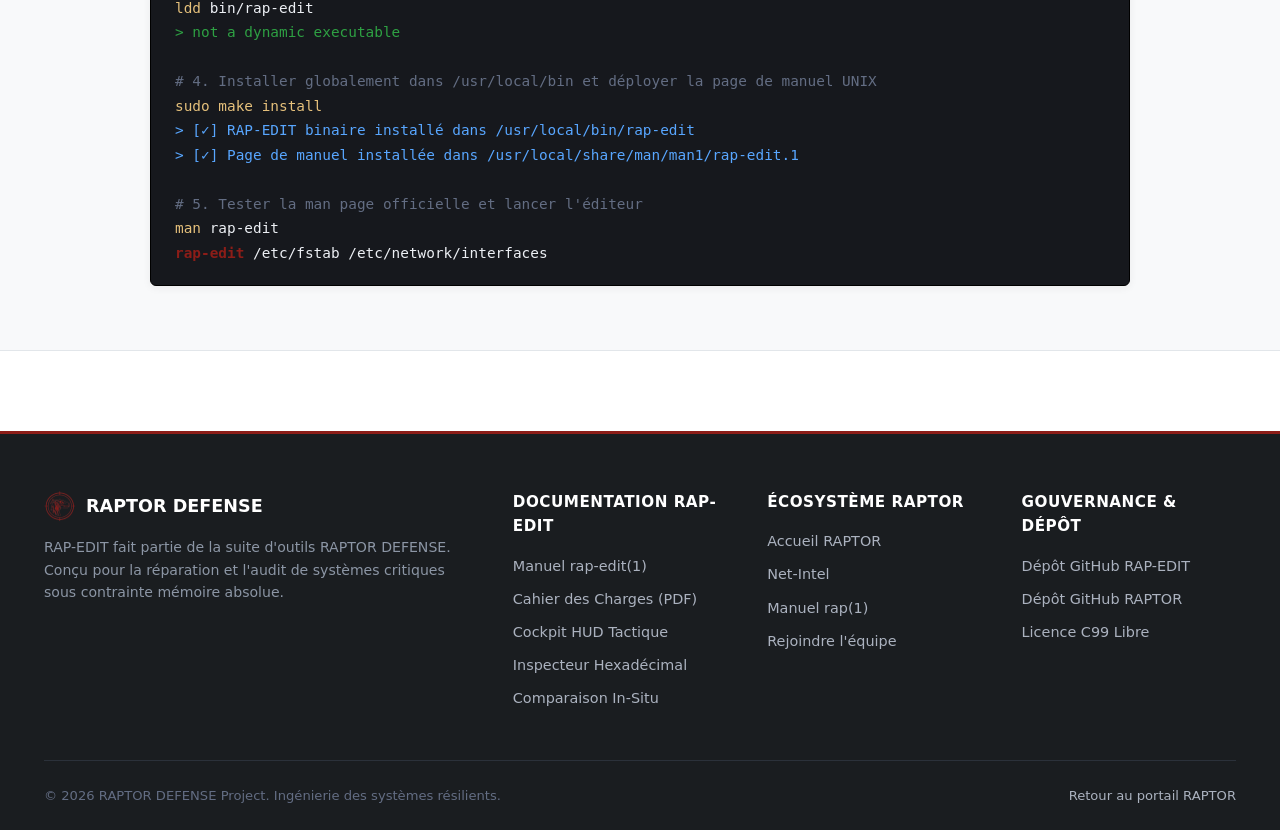
<file: raptor-core/docs/rap-editor/index.html>
<!-- ==========================================================================
 * NOM DU SCRIPT   : docs/rap-editor/index.html
 * RÉVISION        : Rev 1.4 (2026-11-02)
 * PROJET          : RAPTOR DEFENSE v2.0 // Vitrine & Manifeste RAP-EDIT
 * RESPONSABILITÉ  : Page d'accueil officielle du compagnon de sauvetage RAP-EDIT.
 *                   Présentation de la doctrine 0-heap, simulation du Cockpit HUD,
 *                   grille des 6 modules de crise, téléchargement et accès au PDF.
 *
 * BLOC DESCRIPTIF DES NOUVELLES INTÉGRATIONS (Rev 1.4) :
 *   - Intégration du lien direct vers le document officiel 'rap-edit-specifications.pdf'
 *     (Cahier des charges & Spécifications d'ingénierie 0-Heap) :
 *     * Bouton d'accès direct dans la barre d'actions Hero (.raptor-hero-actions).
 *     * Encart dédié de consultation technique sous les piliers d'architecture (.raptor-join-banner).
 *     * Entrée directe dans la colonne documentation du pied de page (.footer-col).
 *   - Maintien du bouton de téléchargement unique du pack .tar.gz et du One-Liner curl.
 * ========================================================================== -->
<!DOCTYPE html>
<html lang="fr">
<head>
    <meta charset="UTF-8">
    <meta name="viewport" content="width=device-width, initial-scale=1.0">
    <title>RAP-EDIT // Éditeur & Inspecteur de Secours (RAPTOR DEFENSE)</title>
    <meta name="description" content="Éditeur de texte et d'inspection binaire de secours pour Linux. Binaire statique ELF 64-bit autonome, architecture 0-heap BSS et barrière fsync.">
    <link rel="stylesheet" href="../css/raptor-core.css">
    <link rel="icon" type="image/png" href="../raptor-icon.png">
</head>
<body>

    <!-- ======================================================================
         1. EN-TÊTE INSTITUTIONNEL UNIFIÉ
         ====================================================================== -->
    <header class="raptor-header">
        <div class="container">
            <a href="../index.html" class="raptor-brand">
                <img src="../raptor-icon.png" alt="Logo Officiel RAPTOR DEFENSE">
                <span>RAPTOR<span class="version-badge">v2.0</span></span>
            </a>

            <nav class="raptor-nav" id="raptorNav">
                <a href="../index.html">Accueil RAPTOR</a>
                <a href="../intel.html">Net-Intel</a>
                <a href="index.html" class="active">RAP-EDIT</a>
                <a href="man.html">Manuel rap-edit(1)</a>
                <a href="../man.html">Manuel rap(1)</a>
                <a href="../community.html">Communauté</a>
            </nav>

            <div class="raptor-header-actions">
                <a href="https://github.com/BINOKUB-GAME/rap-edit" target="_blank" rel="noopener" class="btn-github">
                    <svg width="16" height="16" viewBox="0 0 24 24" fill="currentColor">
                        <path d="M12 0C5.37 0 0 5.37 0 12c0 5.31 3.435 9.795 8.205 11.385.6.105.825-.255.825-.57 0-.285-.015-1.23-.015-2.235-3.015.555-3.795-.735-4.035-1.41-.135-.345-.72-1.41-1.23-1.695-.42-.225-1.02-.78-.015-.795.945-.015 1.62.87 1.845 1.23 1.08 1.815 2.805 1.305 3.495.99.105-.78.42-1.305.765-1.605-2.67-.3-5.46-1.335-5.46-5.925 0-1.305.465-2.385 1.23-3.225-.12-.3-.54-1.53.12-3.18 0 0 1.005-.315 3.3 1.23.96-.27 1.98-.405 3-.405s2.04.135 3 .405c2.295-1.56 3.3-1.23 3.3-1.23.66 1.65.24 2.88.12 3.18.765.84 1.23 1.905 1.23 3.225 0 4.605-2.805 5.625-5.475 5.925.435.375.81 1.095.81 2.22 0 1.605-.015 2.895-.015 3.3 0 .315.225.69.825.57A12.02 12.02 0 0 0 24 12c0-6.63-5.37-12-12-12z"/>
                    </svg>
                    GitHub
                </a>

                <button class="raptor-hamburger" id="navToggle" aria-label="Afficher le menu" aria-expanded="false">
                    <span></span>
                    <span></span>
                    <span></span>
                </button>
            </div>
        </div>
    </header>

    <!-- ======================================================================
         2. BANNIÈRE HERO & DOCTRINE OPÉRATIONNELLE
         ====================================================================== -->
    <section class="raptor-hero">
        <div class="container">
            <div class="raptor-hero-badge">
                MODULE SYSTÈME DE SECOURS // COMPAGNON DE COMBAT RAPTOR
            </div>
            <h1>RAP-EDIT</h1>
            <p class="raptor-hero-subtitle">
                Éditeur de texte autonome et inspecteur binaire chirurgical conçu pour les crises système extrêmes.
                Binaire statique ELF 64-bit, <strong>architecture 0-heap</strong> (zéro <code>malloc</code>, immunité OOM Killer)
                et persistance matérielle par barrière <code>fsync()</code> synchrone.
            </p>

            <div class="raptor-hero-actions">
                <a href="#deploiement" class="btn-primary">Obtenir RAP-EDIT (Téléchargement &amp; Curl)</a>
                <a href="man.html" class="btn-secondary">Consulter la Man Page rap-edit(1)</a>
                <a href="rap-edit-specifications.pdf" target="_blank" rel="noopener" class="btn-secondary">Spécifications &amp; Architecture (PDF)</a>
                <a href="#cockpit" class="btn-secondary">Explorer le Cockpit HUD</a>
            </div>

            <div class="raptor-join-banner">
                <div class="raptor-join-content">
                    <h3>Survie garantie en environnement dégradé</h3>
                    <p>
                        Quand <code>libc.so</code> est corrompue, que la racine est en lecture seule ou que la mémoire est saturée,
                        RAP-EDIT démarre et persiste vos fichiers critiques sans aucune dépendance dynamique.
                    </p>
                </div>
                <a href="man.html" class="btn-primary" style="white-space: nowrap;">Documentation API</a>
            </div>
        </div>
    </section>

    <!-- ======================================================================
         3. SIMULATEUR TTY DU COCKPIT HUD
         ====================================================================== -->
    <section class="raptor-section" id="cockpit" style="padding-top: 20px;">
        <div class="container">
            <div class="section-header">
                <h2>Cockpit HUD Tactique (Affichage VT100/ANSI)</h2>
                <p>Télémétrie continue à deux lignes : statut d'onglets, radar anti-corruption et barrière d'écriture en temps réel.</p>
            </div>

            <div class="man-viewer-box" style="max-width: 980px; margin: 0 auto;">
                <div class="man-viewer-header">
                    <span class="man-viewer-title">TTY — Écran d'intervention d'urgence (Simulation en direct)</span>
                    <button class="man-btn-copy" onclick="navigator.clipboard.writeText('rap-edit /etc/fstab /etc/resolv.conf')">Copier la commande d'amorçage</button>
                </div>
                <div class="man-content" style="padding: 16px 20px; font-size: 0.88rem; line-height: 1.55;">
<span style="background-color: #ABB2BF; color: #16181D; font-weight: bold; display: block; padding: 2px 8px; width: 100%;">RAP-EDIT | [1: /etc/fstab*] [2: /etc/resolv.conf] | AUTH: ROOT (#) | PWD: /etc</span>
<span style="background-color: #21252B; color: #ECEFF4; display: block; padding: 2px 8px; width: 100%; border-bottom: 1px solid #2B313A;">CIBLE: /etc/fstab | L: 14/32 | 1024 o | <span style="color: #2EA043; font-weight: bold;">[RW]</span> | <span style="color: #58A6FF;">[LF/UNIX]</span> | <span style="color: #D29922;">[!NUL]</span> | <span style="color: #E06C75;">[MODIFIÉ]</span></span>
  1 | <span style="color: #5A6578;"># /etc/fstab: static file system information.</span>
  2 | <span style="color: #5A6578;"># &lt;file system&gt;             &lt;mount point&gt;   &lt;type&gt;      &lt;options&gt;       &lt;dump&gt;  &lt;pass&gt;</span>
  3 | UUID=4f92-9a11-b841       /               ext4        errors=remount-ro 0       1
  4 | UUID=e3b1-2184-cc09       /boot/efi       vfat        umask=0077        0       2
  5 | <span style="color: #E06C75; font-weight: bold;">^M</span><span style="color: #5A6578;"># Erreur d'édition Windows interceptée par mod_sanitize ci-dessous :</span>
  6 | /dev/mapper/crypt_swap    none            swap        sw<span style="color: #E06C75; font-weight: bold;">^M</span>              0       0
  7 | <span style="color: #C678DD; font-weight: bold;">^@^@</span><span style="color: #5A6578;"># Corruption par octets nuls 0x00 signalée par le voyant radar [!NUL]</span>
  8 |
<span style="background-color: #8C1D18; color: #FFFFFF; font-weight: bold; display: block; padding: 2px 8px; margin-top: 14px;">:clean                                                                               [ENTRÉE]</span>
<span style="color: #2EA043; font-weight: bold;">[✓] Assainissement terminé : 2 retour(s) chariot (^M) et 2 octet(s) nul(s) (^@) purgés.</span></div>
            </div>
        </div>
    </section>

    <!-- ======================================================================
         4. LES 4 PILIERS D'INGÉNIERIE SOUVERAINE & PAPIER TECHNIQUE
         ====================================================================== -->
    <section class="raptor-section" style="background-color: var(--color-bg-surface); border-top: 1px solid var(--color-border); border-bottom: 1px solid var(--color-border);">
        <div class="container">
            <div class="section-header">
                <h2>Piliers d'Architecture Matérielle</h2>
                <p>Déterminisme absolu de la mémoire vive et intégrité physique du stockage de masse.</p>
            </div>

            <div class="cards-grid">
                <div class="raptor-card">
                    <div class="card-icon">0-H</div>
                    <h3>Doctrine Zero-Heap (.bss)</h3>
                    <p>
                        Bannissement strict de <code>malloc()</code>, <code>calloc()</code> et <code>realloc()</code>.
                        L'ensemble des structures de travail (4 tampons de 256 Ko, 8 192 lignes, presse-papiers, historique d'annulation)
                        est pré-alloué statiquement en section <code>.bss</code> (~2.7 Mo fixes). Immunité totale face à l'OOM Killer Linux.
                    </p>
                    <div class="card-footer-tag">MÉMOIRE STATIQUE : ~2.7 MO CONSTANTS</div>
                </div>

                <div class="raptor-card">
                    <div class="card-icon">ELF</div>
                    <h3>Binaire Statique Indépendant</h3>
                    <p>
                        Compilation autonome <code>-static</code> ne dépendant d'aucune bibliothèque partagée dynamique
                        (<code>ldd bin/rap-edit</code> renvoie <em>not a dynamic executable</em>). Démarrage garanti même si la chaîne
                        <code>libc.so</code> est brisée ou inaccessible.
                    </p>
                    <div class="card-footer-tag">FORMAT : ELF 64-BIT STATIQUE STRIPPED</div>
                </div>

                <div class="raptor-card">
                    <div class="card-icon">SYNC</div>
                    <h3>Barrière Synchrone fsync</h3>
                    <p>
                        Toute sauvegarde (<code>:w!</code>, <code>:bak</code>, <code>:panic</code>) déclenche un appel système <code>fsync()</code>
                        bloquant. Les données traversent impérativement le <em>Page Cache</em> du noyau pour être scellées physiquement
                        dans les cellules du disque avant de rendre la main.
                    </p>
                    <div class="card-footer-tag">SÉCURITÉ : VRAIE PERSISTANCE MATÉRIELLE</div>
                </div>

                <div class="raptor-card">
                    <div class="card-icon">MOD</div>
                    <h3>Modularité par Greffons BSS</h3>
                    <p>
                        Architecture extensible conforme aux normes strictes de défense : aucun code métier dans le moteur d'affichage.
                        Chaque capacité (diff, hex, assainissement, panique, protection) est isolée dans un greffon autonome
                        enregistré dans la table statique centrale.
                    </p>
                    <div class="card-footer-tag">INTERFACE : rap_plugin_t (0 ALLOCATION)</div>
                </div>
            </div>

            <!-- Encart d'audit formel : Téléchargement du papier technique PDF -->
            <div class="raptor-join-banner" style="margin-top: 36px; border-left-color: var(--color-primary-red);">
                <div class="raptor-join-content">
                    <h3>Cahier des Charges &amp; Spécifications d'Ingénierie</h3>
                    <p>
                        Consultez le document de référence officiel en format PDF : modélisation du segment <code>.bss</code>, analyse de conformité ISO C99, garanties d'immunité face à l'OOM-Killer et protocole d'E/S déterministe.
                    </p>
                </div>
                <a href="rap-edit-specifications.pdf" target="_blank" rel="noopener" class="btn-primary" style="white-space: nowrap; gap: 8px;">
                    <svg width="18" height="18" viewBox="0 0 24 24" fill="none" stroke="currentColor" stroke-width="2" stroke-linecap="round" stroke-linejoin="round">
                        <path d="M14 2H6a2 2 0 0 0-2 2v16a2 2 0 0 0 2 2h12a2 2 0 0 0 2-2V8z"></path>
                        <polyline points="14 2 14 8 20 8"></polyline>
                        <line x1="16" y1="13" x2="8" y2="13"></line>
                        <line x1="16" y1="17" x2="8" y2="17"></line>
                        <polyline points="10 9 9 9 8 9"></polyline>
                    </svg>
                    Consulter le PDF
                </a>
            </div>
        </div>
    </section>

    <!-- ======================================================================
         5. LA BOÎTE À OUTILS DE CRISE (COMMANDES TACTIQUES)
         ====================================================================== -->
    <section class="raptor-section">
        <div class="container">
            <div class="section-header">
                <h2>Arsenal d'Intervention d'Urgence</h2>
                <p>Commandes directes en ligne (Colon Commands) pour auditer, comparer et assainir.</p>
            </div>

            <div class="cards-grid">
                <div class="raptor-card">
                    <div class="card-icon">DIFF</div>
                    <h3>Comparateur In-Situ</h3>
                    <p>
                        Compare la mémoire vive active avec le clone physique original (<code>:diff orig</code>), avec un autre onglet
                        (<code>:diff #2</code>) ou un fichier externe. Fenêtrage glissant avec badges haute lisibilité TTY.
                    </p>
                    <div class="card-footer-tag">COMMANDES : :diff | :diff orig | :diff #n</div>
                </div>

                <div class="raptor-card">
                    <div class="card-icon">HEX</div>
                    <h3>Inspecteur Hexadécimal Brut</h3>
                    <p>
                        Projette instantanément le tampon brut sans calcul de lignes. Matrice adaptative 16/32 octets par rangée selon la géométrie du terminal, bascule <kbd>Tab</kbd> à la volée et saut d'offset direct en base 16 ou décimale.
                    </p>
                    <div class="card-footer-tag">COMMANDES : :hex | :hex 0x&lt;offset&gt;</div>
                </div>

                <div class="raptor-card">
                    <div class="card-icon">PROT</div>
                    <h3>Verrouillage d'Audit</h3>
                    <p>
                        Bascule le tampon en lecture seule protégée (<code>:ro</code>) bloquant toute frappe, effacement ou collage accidentel.
                        Déverrouillage contrôlé (<code>:rw</code>) avec vérification préalable des permissions d'écriture POSIX <code>W_OK</code>.
                    </p>
                    <div class="card-footer-tag">COMMANDES : :ro | :rw</div>
                </div>

                <div class="raptor-card">
                    <div class="card-icon">SAN</div>
                    <h3>Assainissement Anti-Corruption</h3>
                    <p>
                        Purge en un passage les retours chariot Windows (<code>\r</code> / <code>^M</code>) qui bloquent les scripts Linux,
                        et élimine les octets nuls accidentels (<code>0x00</code> / <code>^@</code>) issus de coupures de courant non synchronisées.
                    </p>
                    <div class="card-footer-tag">COMMANDES : :clean | :dos2unix | :strip-null</div>
                </div>

                <div class="raptor-card">
                    <div class="card-icon">DEL</div>
                    <h3>Suppression Relative & Absolue</h3>
                    <p>
                        Prise en charge matérielle de la touche physique <kbd>Suppr</kbd> (VT220 <code>\033[3~</code>), effacement courant
                        (<code>:d</code>, <code>:dd</code>), paquet relatif par lot (<code>:&lt;N&gt;dd</code>) et adressage absolu (<code>:10:30d</code>).
                    </p>
                    <div class="card-footer-tag">COMMANDES : :d | :&lt;N&gt;dd | :&lt;num&gt;d | Suppr</div>
                </div>

                <div class="raptor-card">
                    <div class="card-icon">BAK</div>
                    <h3>Secours & Évacuation de Panique</h3>
                    <p>
                        Clonage physique de l'état d'origine du disque (<code>:bak orig</code>), sauvegarde synchrone (<code>:bak</code>)
                        et protocole d'évacuation d'urgence (<code>:panic</code>) vers <code>/tmp</code> en cas de blocage d'E/S sur la partition courante.
                    </p>
                    <div class="card-footer-tag">COMMANDES : :bak | :bak orig | :panic</div>
                </div>
            </div>
        </div>
    </section>

    <!-- ======================================================================
         6. DÉPLOIEMENT, TÉLÉCHARGEMENT & INSTALLATION
         ====================================================================== -->
    <section class="raptor-section" id="deploiement" style="background-color: var(--color-bg-surface); border-top: 1px solid var(--color-border); border-bottom: 1px solid var(--color-border);">
        <div class="container">
            <div class="section-header">
                <h2>Obtenir &amp; Installer RAP-EDIT</h2>
                <p>Choisissez votre mode de déploiement : pack complet prêt à l'emploi, installation automatisée en une commande, ou compilation manuelle depuis les sources.</p>
            </div>

            <!-- Grille Côte-à-Côte : Téléchargement Pack vs One-Liner Automatisé -->
            <div class="cards-grid" style="margin-bottom: 32px;">
                
                <!-- Option A : Téléchargement direct Pack complet -->
                <div class="raptor-card" style="border-top: 4px solid var(--color-primary-red); background-color: #FFFFFF;">
                    <div class="card-icon" style="background-color: var(--color-subtle-red); color: var(--color-primary-red);">GUI</div>
                    <h3>Option A : Téléchargement Direct</h3>
                    <p>
                        Pour un déploiement sans terminal ou la préparation d'une clé USB de secours hors-ligne.
                        Archive complète prête à l'emploi regroupant le binaire statique autonome et sa page de manuel officielle.
                    </p>
                    
                    <div style="margin: 24px 0;">
                        <a href="bin/rap-edit-linux-x86_64.tar.gz" class="btn-primary" download style="width: 100%; text-align: center; gap: 8px;">
                            <svg width="18" height="18" viewBox="0 0 24 24" fill="none" stroke="currentColor" stroke-width="2" stroke-linecap="round" stroke-linejoin="round">
                                <path d="M21 15v4a2 2 0 0 1-2 2H5a2 2 0 0 1-2-2v-4"></path>
                                <polyline points="7 10 12 15 17 10"></polyline>
                                <line x1="12" y1="15" x2="12" y2="3"></line>
                            </svg>
                            Télécharger le Pack (.tar.gz)
                        </a>
                        <div style="font-size: 0.8rem; color: var(--color-text-muted); text-align: center; margin-top: 8px;">
                            Contient : <code>rap-edit</code> (statique) + <code>rap-edit.1</code> (man page)
                        </div>
                    </div>

                    <div class="card-footer-tag" style="color: var(--color-text-muted); font-size: 0.78rem;">
                        COMPATIBILITÉ : Linux x86_64 (Noyau 2.6+ / Glibc / Musl)
                    </div>
                </div>

                <!-- Option B : Installateur One-Liner -->
                <div class="raptor-card" style="border-top: 4px solid #58A6FF; background-color: #FFFFFF;">
                    <div class="card-icon" style="background-color: #DDF4FF; color: #0969DA;">CURL</div>
                    <h3>Option B : One-Liner Automatisé</h3>
                    <p>
                        Déploiement instantané en une commande shell. Le script détecte votre architecture, installe le binaire statique dans <code>/usr/local/bin</code> et configure automatiquement la page de manuel système.
                    </p>

                    <div style="margin: 20px 0;">
                        <div style="background-color: var(--color-term-bg); border-radius: var(--border-radius-sm); padding: 12px 14px; display: flex; align-items: center; justify-content: space-between; gap: 10px;">
                            <code id="oneLinerCode" style="color: #58A6FF; font-size: 0.82rem; word-break: break-all;">curl -sSL https://raptor.binokub.com/rap-editor/install.sh | sudo bash</code>
                            <button class="man-btn-copy" onclick="navigator.clipboard.writeText('curl -sSL https://raptor.binokub.com/rap-editor/install.sh | sudo bash')">Copier</button>
                        </div>
                    </div>

                    <p style="font-size: 0.82rem; color: var(--color-text-muted); margin-bottom: 0;">
                        Sans droits root : retirez <code>sudo</code> pour installer dans <code>~/.local/bin</code>.
                    </p>

                    <div class="card-footer-tag" style="color: #0969DA; font-size: 0.78rem;">
                        AUTOMATISÉ : Vérification d'intégrité + man rap-edit
                    </div>
                </div>

            </div>

            <!-- Option C : Compilation manuelle depuis Git -->
            <div class="man-viewer-box" style="max-width: 980px; margin: 0 auto;">
                <div class="man-viewer-header">
                    <span class="man-viewer-title">bash — Option C : Compilation complète depuis les sources (Git + Make)</span>
                    <button class="man-btn-copy" onclick="navigator.clipboard.writeText('git clone https://github.com/BINOKUB-GAME/rap-edit.git\ncd rap-edit\nmake clean\nmake\nsudo make install\nrap-edit /etc/fstab')">Copier les commandes</button>
                </div>
                <div class="man-content" style="padding: 20px 24px;">
<span style="color: #636D83;"># 1. Rapatrier le dépôt public depuis GitHub</span>
<span style="color: #E5C07B;">git clone</span> https://github.com/BINOKUB-GAME/rap-edit.git
<span style="color: #E5C07B;">cd</span> rap-edit

<span style="color: #636D83;"># 2. Compiler le binaire autonome 0-heap</span>
<span style="color: #E5C07B;">make clean</span>
<span style="color: #E5C07B;">make</span>

<span style="color: #636D83;"># 3. Vérifier l'indépendance binaire absolue (zéro dépendance dynamique libc.so)</span>
<span style="color: #E5C07B;">file</span> bin/rap-edit
<span style="color: #58A6FF;">&gt; bin/rap-edit: ELF 64-bit LSB executable, x86-64, statically linked, stripped</span>

<span style="color: #E5C07B;">ldd</span> bin/rap-edit
<span style="color: #2EA043;">&gt; not a dynamic executable</span>

<span style="color: #636D83;"># 4. Installer globalement dans /usr/local/bin et déployer la page de manuel UNIX</span>
<span style="color: #E5C07B;">sudo make install</span>
<span style="color: #58A6FF;">&gt; [✓] RAP-EDIT binaire installé dans /usr/local/bin/rap-edit</span>
<span style="color: #58A6FF;">&gt; [✓] Page de manuel installée dans /usr/local/share/man/man1/rap-edit.1</span>

<span style="color: #636D83;"># 5. Tester la man page officielle et lancer l'éditeur</span>
<span style="color: #E5C07B;">man</span> rap-edit
<span style="color: #8C1D18; font-weight: bold;">rap-edit</span> /etc/fstab /etc/network/interfaces</div>
            </div>
        </div>
    </section>

    <!-- ======================================================================
         7. PIED DE PAGE INSTITUTIONNEL
         ====================================================================== -->
    <footer class="raptor-footer">
        <div class="container">
            <div class="footer-grid">
                <div class="footer-col">
                    <div style="display: flex; align-items: center; gap: 10px; margin-bottom: 14px;">
                        <img src="../raptor-icon.png" alt="RAPTOR Logo" style="height: 32px; width: 32px; border-radius: 50%;">
                        <span style="color: #FFFFFF; font-weight: 700; font-size: 1.1rem;">RAPTOR DEFENSE</span>
                    </div>
                    <p style="font-size: 0.88rem; line-height: 1.6; color: #8C96A5;">
                        RAP-EDIT fait partie de la suite d'outils RAPTOR DEFENSE.
                        Conçu pour la réparation et l'audit de systèmes critiques sous contrainte mémoire absolue.
                    </p>
                </div>

                <div class="footer-col">
                    <h5>Documentation RAP-EDIT</h5>
                    <ul>
                        <li><a href="man.html">Manuel rap-edit(1)</a></li>
                        <li><a href="rap-edit-specifications.pdf" target="_blank" rel="noopener">Cahier des Charges (PDF)</a></li>
                        <li><a href="man.html#hud">Cockpit HUD Tactique</a></li>
                        <li><a href="man.html#hex">Inspecteur Hexadécimal</a></li>
                        <li><a href="man.html#diff">Comparaison In-Situ</a></li>
                    </ul>
                </div>

                <div class="footer-col">
                    <h5>Écosystème RAPTOR</h5>
                    <ul>
                        <li><a href="../index.html">Accueil RAPTOR</a></li>
                        <li><a href="../intel.html">Net-Intel</a></li>
                        <li><a href="../man.html">Manuel rap(1)</a></li>
                        <li><a href="../community.html">Rejoindre l'équipe</a></li>
                    </ul>
                </div>

                <div class="footer-col">
                    <h5>Gouvernance & Dépôt</h5>
                    <ul>
                        <li><a href="https://github.com/BINOKUB-GAME/rap-edit" target="_blank" rel="noopener">Dépôt GitHub RAP-EDIT</a></li>
                        <li><a href="https://github.com/BINOKUB-GAME/RAPTOR" target="_blank" rel="noopener">Dépôt GitHub RAPTOR</a></li>
                        <li><a href="../community.html#licence">Licence C99 Libre</a></li>
                    </ul>
                </div>
            </div>

            <div class="footer-bottom">
                <div>&copy; 2026 RAPTOR DEFENSE Project. Ingénierie des systèmes résilients.</div>
                <div><a href="../index.html" style="color: #ABB2BF;">Retour au portail RAPTOR</a></div>
            </div>
        </div>
    </footer>

    <script>
        (function() {
            var toggle = document.getElementById('navToggle');
            var nav = document.getElementById('raptorNav');
            if (toggle && nav) {
                toggle.addEventListener('click', function() {
                    var isOpen = nav.classList.toggle('open');
                    toggle.setAttribute('aria-expanded', isOpen);
                });
            }
        })();
    </script>
</body>
</html>
</file>
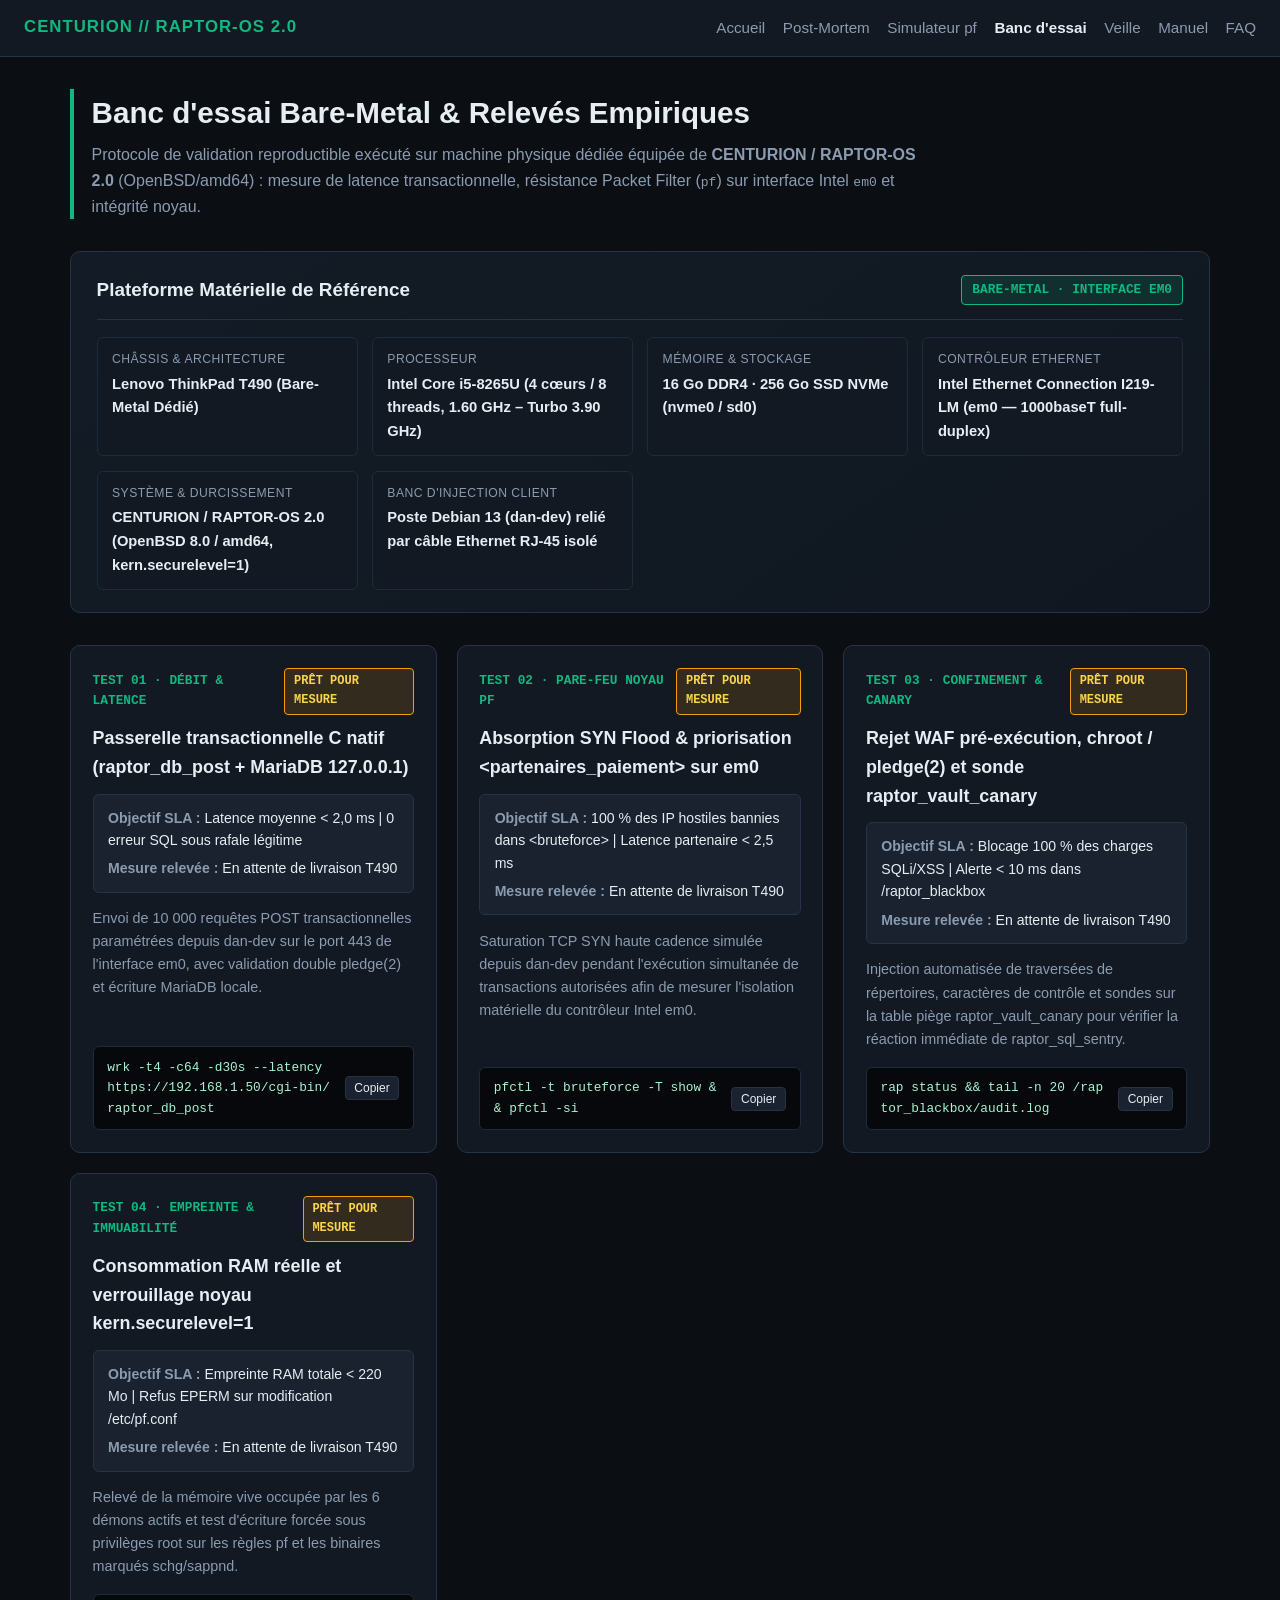
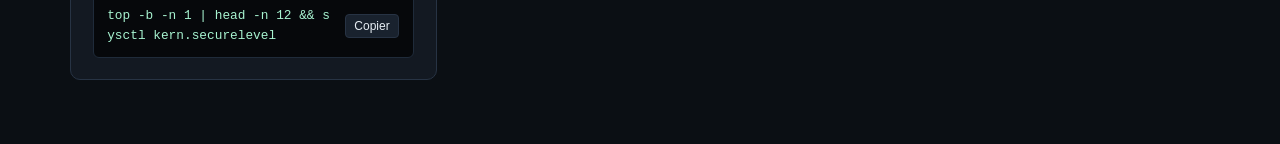
<file: docs/benchmarks.html>
<!DOCTYPE html>
<!-- ==========================================================================
  NOM DU SCRIPT : benchmarks.html
  NUMÉRO DE RÉVISION : Révision 1.0
  BLOC DESCRIPTIF DES INTÉGRATIONS :
  - Vue HTML dédiée au Banc d'essai Bare-Metal de CENTURION / RAPTOR-OS 2.0.
  - Affiche la fiche matérielle du Lenovo ThinkPad T490 (em0) et les relevés
    reproductibles chargés depuis 'assets/data/benchmarks.json'.
  - Charge de manière isolée 'assets/css/benchmarks.css' et
    'assets/js/benchmarks-app.js'.
=========================================================================== -->
<html lang="fr">
<head>
    <meta charset="UTF-8">
    <meta name="viewport" content="width=device-width, initial-scale=1.0">
    <title>Banc d'essai Bare-Metal — CENTURION / RAPTOR-OS 2.0</title>
    <link rel="stylesheet" href="assets/css/benchmarks.css">
</head>
<body class="raptor-page">

    <nav class="raptor-nav" aria-label="Navigation principale">
        <a href="index.html" class="raptor-brand">CENTURION // RAPTOR-OS 2.0</a>
        <div class="raptor-links">
            <a href="index.html">Accueil</a>
            <a href="scenarios.html">Post-Mortem</a>
            <a href="simulateur.html">Simulateur pf</a>
            <a href="benchmarks.html" class="active">Banc d'essai</a>
            <a href="veille.html">Veille</a>
            <a href="man.html">Manuel</a>
            <a href="faq.html">FAQ</a>
        </div>
    </nav>

    <main class="bm-container">
        <header class="bm-hero">
            <h1>Banc d'essai Bare-Metal &amp; Relevés Empiriques</h1>
            <p>
                Protocole de validation reproductible exécuté sur machine physique dédiée équipée de
                <strong>CENTURION / RAPTOR-OS 2.0</strong> (OpenBSD/amd64) : mesure de latence transactionnelle,
                résistance Packet Filter (<code>pf</code>) sur interface Intel <code>em0</code> et intégrité noyau.
            </p>
        </header>

        <section id="bm-hardware" class="bm-hw-panel" aria-label="Configuration matérielle du banc d'essai"></section>

        <section id="bm-campaigns" class="bm-grid" aria-live="polite"></section>
    </main>

    <script src="assets/js/benchmarks-app.js" defer></script>
</body>
</html>
</file>
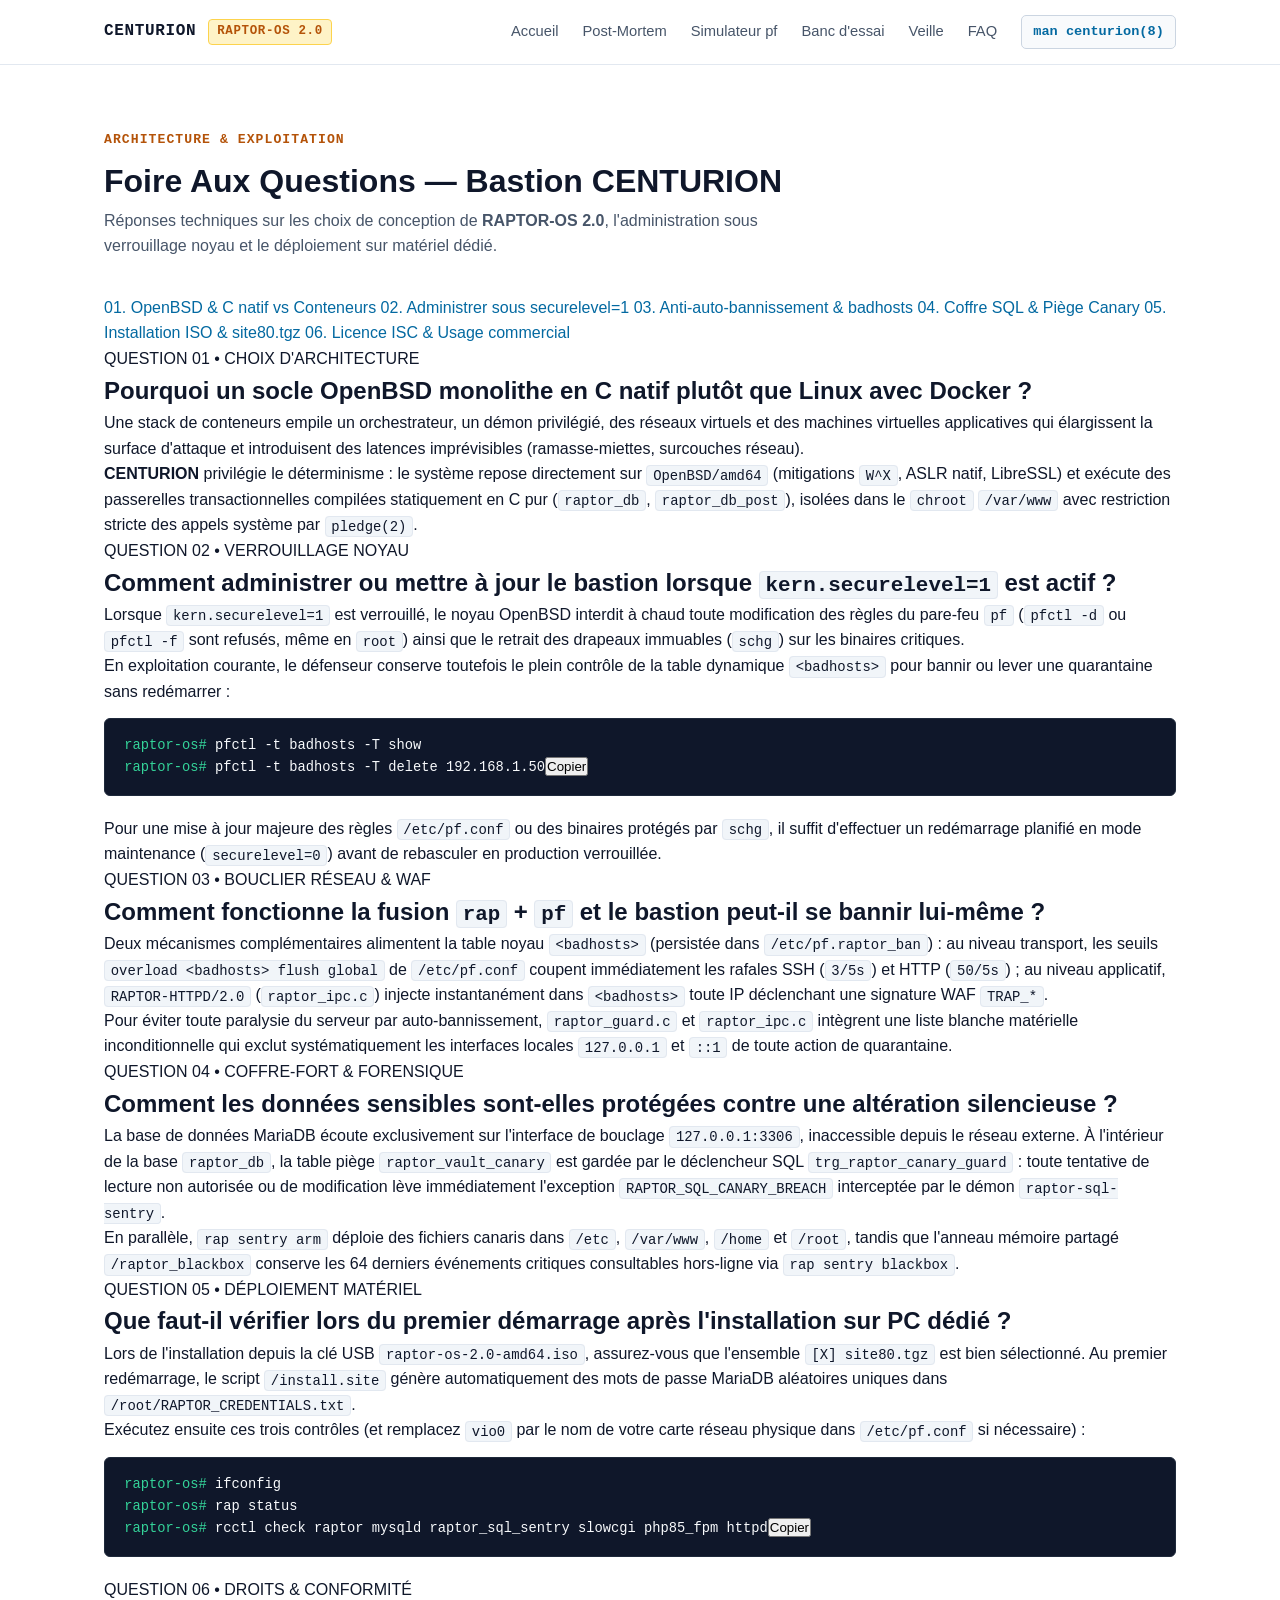
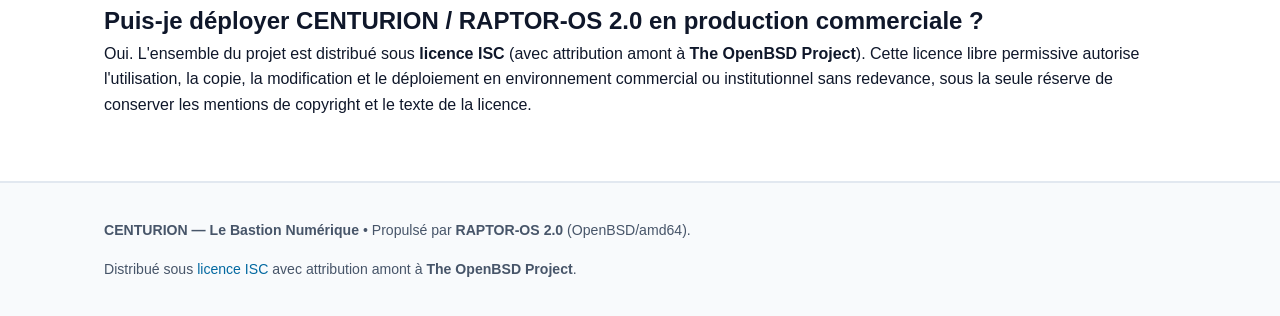
<file: docs/faq.html>
<!DOCTYPE html>
<html lang="fr">
<head>
    <meta charset="UTF-8">
    <meta name="viewport" content="width=device-width, initial-scale=1.0">
    <title>FAQ Architecture &amp; Exploitation — CENTURION | RAPTOR-OS 2.0</title>
    <link rel="stylesheet" href="assets/css/centurion.css">
</head>
<body>
    <header class="topbar">
        <div class="container topbar-inner">
            <a href="index.html" class="brand">
                <span>CENTURION</span>
                <span class="brand-tag">RAPTOR-OS 2.0</span>
            </a>
           <nav class="nav-links" aria-label="Navigation principale">
                <a href="index.html">Accueil</a>
                <a href="scenarios.html">Post-Mortem</a>
                <a href="simulateur.html">Simulateur pf</a>
                <a href="benchmarks.html">Banc d'essai</a>
                <a href="veille.html">Veille</a>
                <a href="faq.html">FAQ</a>
                <a href="man.html" class="nav-man-pill">man centurion(8)</a>
            </nav>
        </div>
    </header>
    <main class="section">
        <div class="container">
            <div class="section-header">
                <div class="section-kicker">Architecture &amp; Exploitation</div>
                <h1>Foire Aux Questions — Bastion CENTURION</h1>
                <p>Réponses techniques sur les choix de conception de <strong>RAPTOR-OS 2.0</strong>, l'administration sous verrouillage noyau et le déploiement sur matériel dédié.</p>
            </div>
            <nav class="faq-toc" aria-label="Sommaire des questions">
                <a href="#q-socle">01. OpenBSD &amp; C natif vs Conteneurs</a>
                <a href="#q-securelevel">02. Administrer sous securelevel=1</a>
                <a href="#q-pf-guard">03. Anti-auto-bannissement &amp; badhosts</a>
                <a href="#q-coffre-canary">04. Coffre SQL &amp; Piège Canary</a>
                <a href="#q-bare-metal">05. Installation ISO &amp; site80.tgz</a>
                <a href="#q-licence-isc">06. Licence ISC &amp; Usage commercial</a>
            </nav>
            <div class="faq-list">

                <!-- 04. Questions 01 & 02 -->
                <article class="faq-item" id="q-socle">
                    <span class="faq-q-tag">QUESTION 01 &bull; CHOIX D'ARCHITECTURE</span>
                    <h2>Pourquoi un socle OpenBSD monolithe en C natif plutôt que Linux avec Docker ?</h2>
                    <p>
                        Une stack de conteneurs empile un orchestrateur, un démon privilégié, des réseaux virtuels et des
                        machines virtuelles applicatives qui élargissent la surface d'attaque et introduisent des latences
                        imprévisibles (ramasse-miettes, surcouches réseau).
                    </p>
                    <p>
                        <strong>CENTURION</strong> privilégie le déterminisme : le système repose directement sur
                        <code>OpenBSD/amd64</code> (mitigations <code>W^X</code>, ASLR natif, LibreSSL) et exécute des
                        passerelles transactionnelles compilées statiquement en C pur (<code>raptor_db</code>,
                        <code>raptor_db_post</code>), isolées dans le <code>chroot</code> <code>/var/www</code> avec
                        restriction stricte des appels système par <code>pledge(2)</code>.
                    </p>
                </article>

                <article class="faq-item security" id="q-securelevel">
                    <span class="faq-q-tag">QUESTION 02 &bull; VERROUILLAGE NOYAU</span>
                    <h2>Comment administrer ou mettre à jour le bastion lorsque <code>kern.securelevel=1</code> est actif ?</h2>
                    <p>
                        Lorsque <code>kern.securelevel=1</code> est verrouillé, le noyau OpenBSD interdit à chaud toute
                        modification des règles du pare-feu <code>pf</code> (<code>pfctl -d</code> ou <code>pfctl -f</code>
                        sont refusés, même en <code>root</code>) ainsi que le retrait des drapeaux immuables (<code>schg</code>)
                        sur les binaires critiques.
                    </p>
                    <p>
                        En exploitation courante, le défenseur conserve toutefois le plein contrôle de la table dynamique
                        <code>&lt;badhosts&gt;</code> pour bannir ou lever une quarantaine sans redémarrer :
                    </p>
                    <pre class="terminal-block"><span class="prompt">raptor-os# </span>pfctl -t badhosts -T show
<span class="prompt">raptor-os# </span>pfctl -t badhosts -T delete 192.168.1.50</pre>
                    <p>
                        Pour une mise à jour majeure des règles <code>/etc/pf.conf</code> ou des binaires protégés par
                        <code>schg</code>, il suffit d'effectuer un redémarrage planifié en mode maintenance
                        (<code>securelevel=0</code>) avant de rebasculer en production verrouillée.
                    </p>
                </article>

                <!-- 05. Questions 03 & 04 -->
                <article class="faq-item security" id="q-pf-guard">
                    <span class="faq-q-tag">QUESTION 03 &bull; BOUCLIER RÉSEAU &amp; WAF</span>
                    <h2>Comment fonctionne la fusion <code>rap</code> + <code>pf</code> et le bastion peut-il se bannir lui-même ?</h2>
                    <p>
                        Deux mécanismes complémentaires alimentent la table noyau <code>&lt;badhosts&gt;</code>
                        (persistée dans <code>/etc/pf.raptor_ban</code>) : au niveau transport, les seuils
                        <code>overload &lt;badhosts&gt; flush global</code> de <code>/etc/pf.conf</code> coupent
                        immédiatement les rafales SSH (<code>3/5s</code>) et HTTP (<code>50/5s</code>) ; au niveau applicatif,
                        <code>RAPTOR-HTTPD/2.0</code> (<code>raptor_ipc.c</code>) injecte instantanément dans
                        <code>&lt;badhosts&gt;</code> toute IP déclenchant une signature WAF <code>TRAP_*</code>.
                    </p>
                    <p>
                        Pour éviter toute paralysie du serveur par auto-bannissement, <code>raptor_guard.c</code> et
                        <code>raptor_ipc.c</code> intègrent une liste blanche matérielle inconditionnelle qui exclut
                        systématiquement les interfaces locales <code>127.0.0.1</code> et <code>::1</code> de toute action
                        de quarantaine.
                    </p>
                </article>

                <article class="faq-item vault" id="q-coffre-canary">
                    <span class="faq-q-tag">QUESTION 04 &bull; COFFRE-FORT &amp; FORENSIQUE</span>
                    <h2>Comment les données sensibles sont-elles protégées contre une altération silencieuse ?</h2>
                    <p>
                        La base de données MariaDB écoute exclusivement sur l'interface de bouclage
                        <code>127.0.0.1:3306</code>, inaccessible depuis le réseau externe. À l'intérieur de la base
                        <code>raptor_db</code>, la table piège <code>raptor_vault_canary</code> est gardée par le
                        déclencheur SQL <code>trg_raptor_canary_guard</code> : toute tentative de lecture non autorisée ou
                        de modification lève immédiatement l'exception <code>RAPTOR_SQL_CANARY_BREACH</code> interceptée par
                        le démon <code>raptor-sql-sentry</code>.
                    </p>
                    <p>
                        En parallèle, <code>rap sentry arm</code> déploie des fichiers canaris dans <code>/etc</code>,
                        <code>/var/www</code>, <code>/home</code> et <code>/root</code>, tandis que l'anneau mémoire
                        partagé <code>/raptor_blackbox</code> conserve les 64 derniers événements critiques consultables
                        hors-ligne via <code>rap sentry blackbox</code>.
                    </p>
                </article>

                <!-- 06. Questions 05 & 06 -->
                <article class="faq-item" id="q-bare-metal">
                    <span class="faq-q-tag">QUESTION 05 &bull; DÉPLOIEMENT MATÉRIEL</span>
                    <h2>Que faut-il vérifier lors du premier démarrage après l'installation sur PC dédié ?</h2>
                    <p>
                        Lors de l'installation depuis la clé USB <code>raptor-os-2.0-amd64.iso</code>, assurez-vous que
                        l'ensemble <code>[X] site80.tgz</code> est bien sélectionné. Au premier redémarrage, le script
                        <code>/install.site</code> génère automatiquement des mots de passe MariaDB aléatoires uniques dans
                        <code>/root/RAPTOR_CREDENTIALS.txt</code>.
                    </p>
                    <p>
                        Exécutez ensuite ces trois contrôles (et remplacez <code>vio0</code> par le nom de votre carte
                        réseau physique dans <code>/etc/pf.conf</code> si nécessaire) :
                    </p>
                    <pre class="terminal-block"><span class="prompt">raptor-os# </span>ifconfig
<span class="prompt">raptor-os# </span>rap status
<span class="prompt">raptor-os# </span>rcctl check raptor mysqld raptor_sql_sentry slowcgi php85_fpm httpd</pre>
                </article>

                <article class="faq-item" id="q-licence-isc">
                    <span class="faq-q-tag">QUESTION 06 &bull; DROITS &amp; CONFORMITÉ</span>
                    <h2>Puis-je déployer CENTURION / RAPTOR-OS 2.0 en production commerciale ?</h2>
                    <p>
                        Oui. L'ensemble du projet est distribué sous <strong>licence ISC</strong> (avec attribution amont à
                        <strong>The OpenBSD Project</strong>). Cette licence libre permissive autorise l'utilisation, la
                        copie, la modification et le déploiement en environnement commercial ou institutionnel sans redevance,
                        sous la seule réserve de conserver les mentions de copyright et le texte de la licence.
                    </p>
                </article>
            </div>
        </div>
    </main>

    <!-- 07. Pied de page & Chargement modulaire -->
    <footer class="footer">
        <div class="container footer-inner">
            <div>
                <strong>CENTURION — Le Bastion Numérique</strong> &bull; Propulsé par <strong>RAPTOR-OS 2.0</strong> (OpenBSD/amd64).
            </div>
            <div>
                Distribué sous <a href="../LICENSE">licence ISC</a> avec attribution amont à <strong>The OpenBSD Project</strong>.
            </div>
        </div>
    </footer>

    <script src="assets/js/copy-code.js"></script>
</body>
</html>
</file>
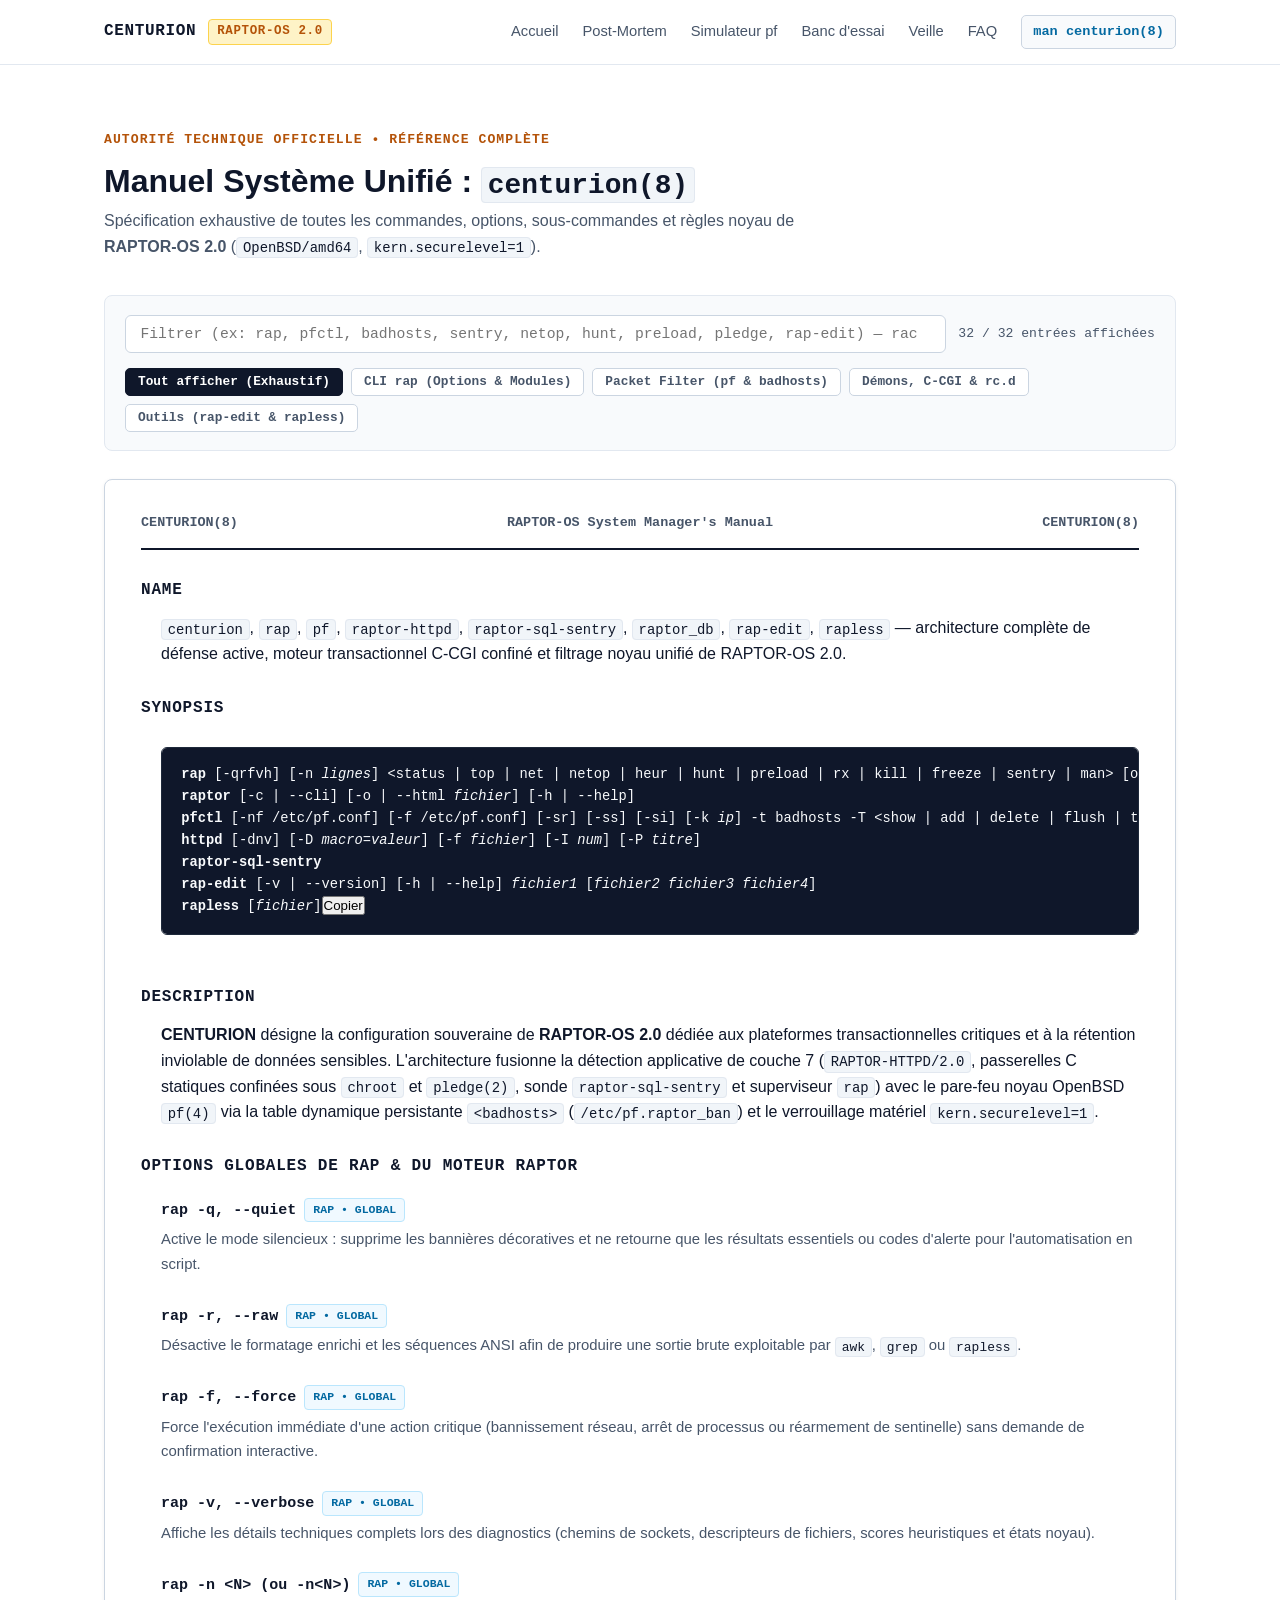
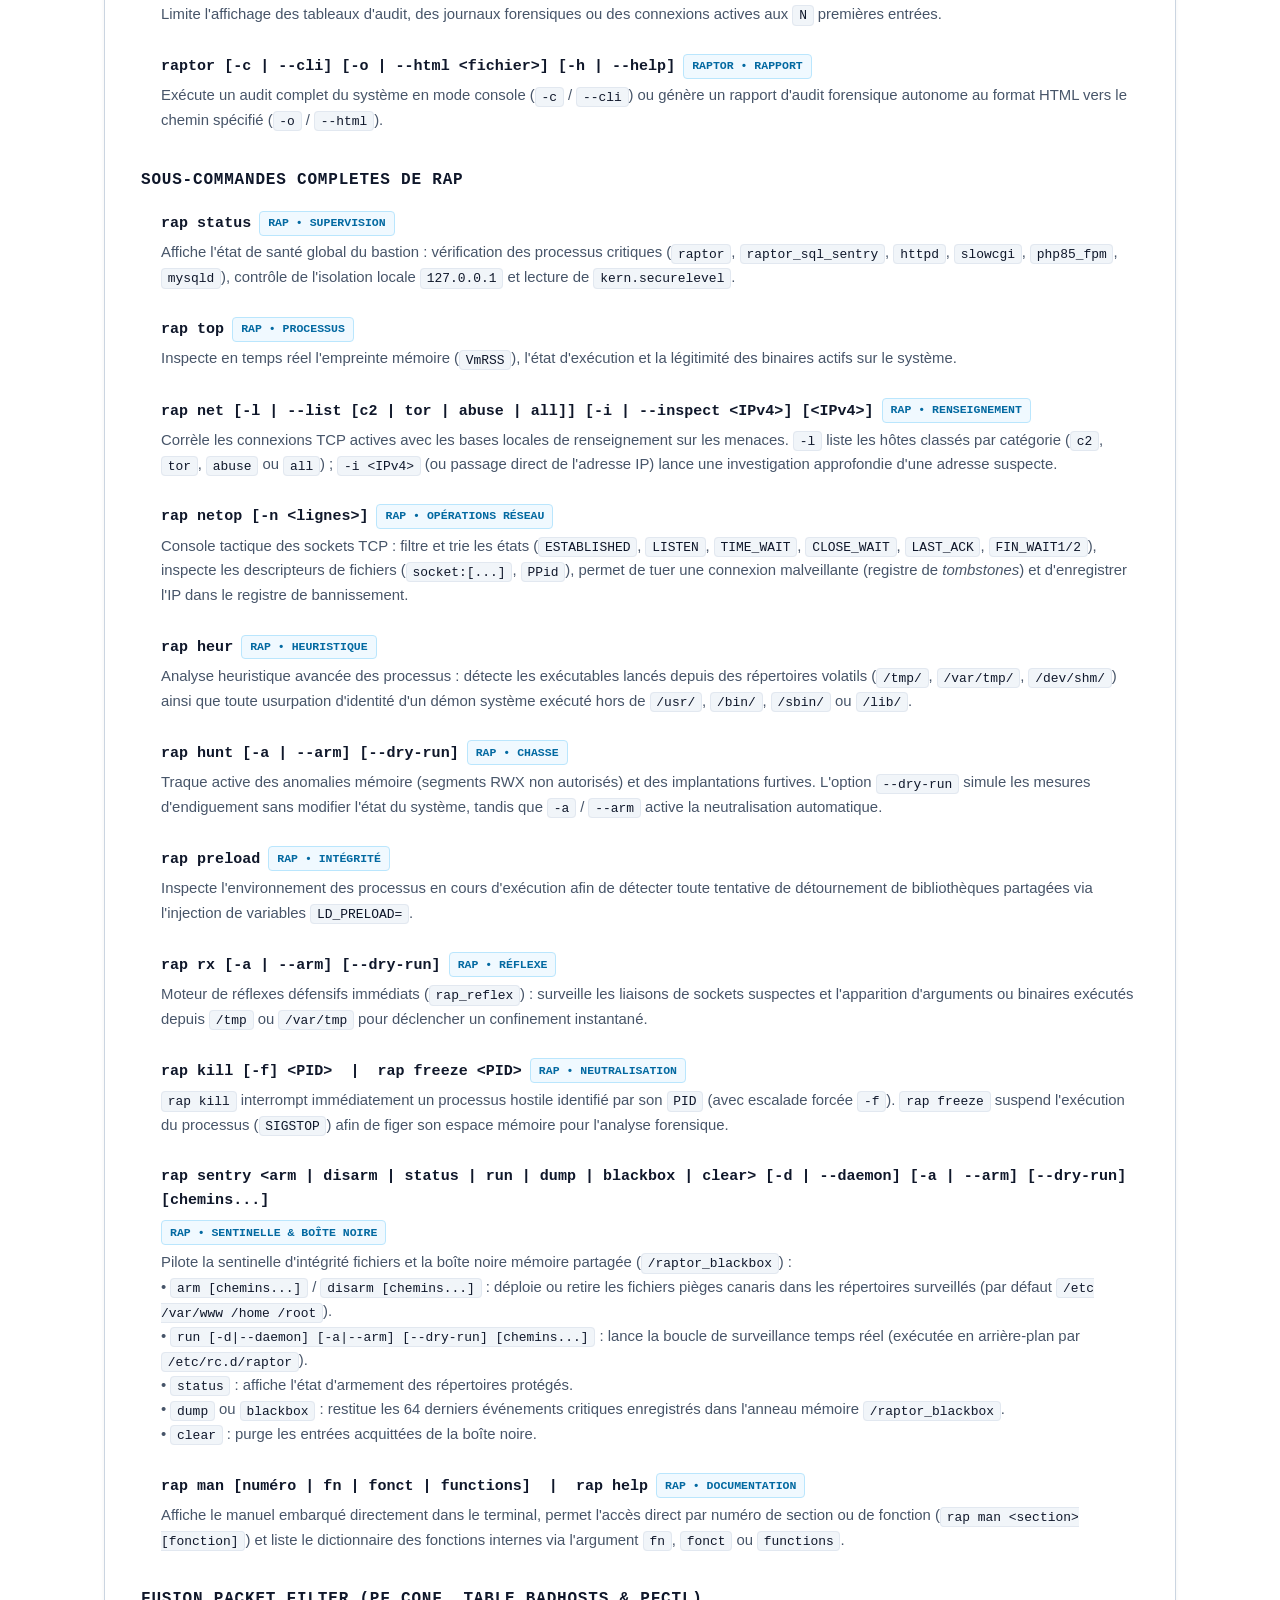
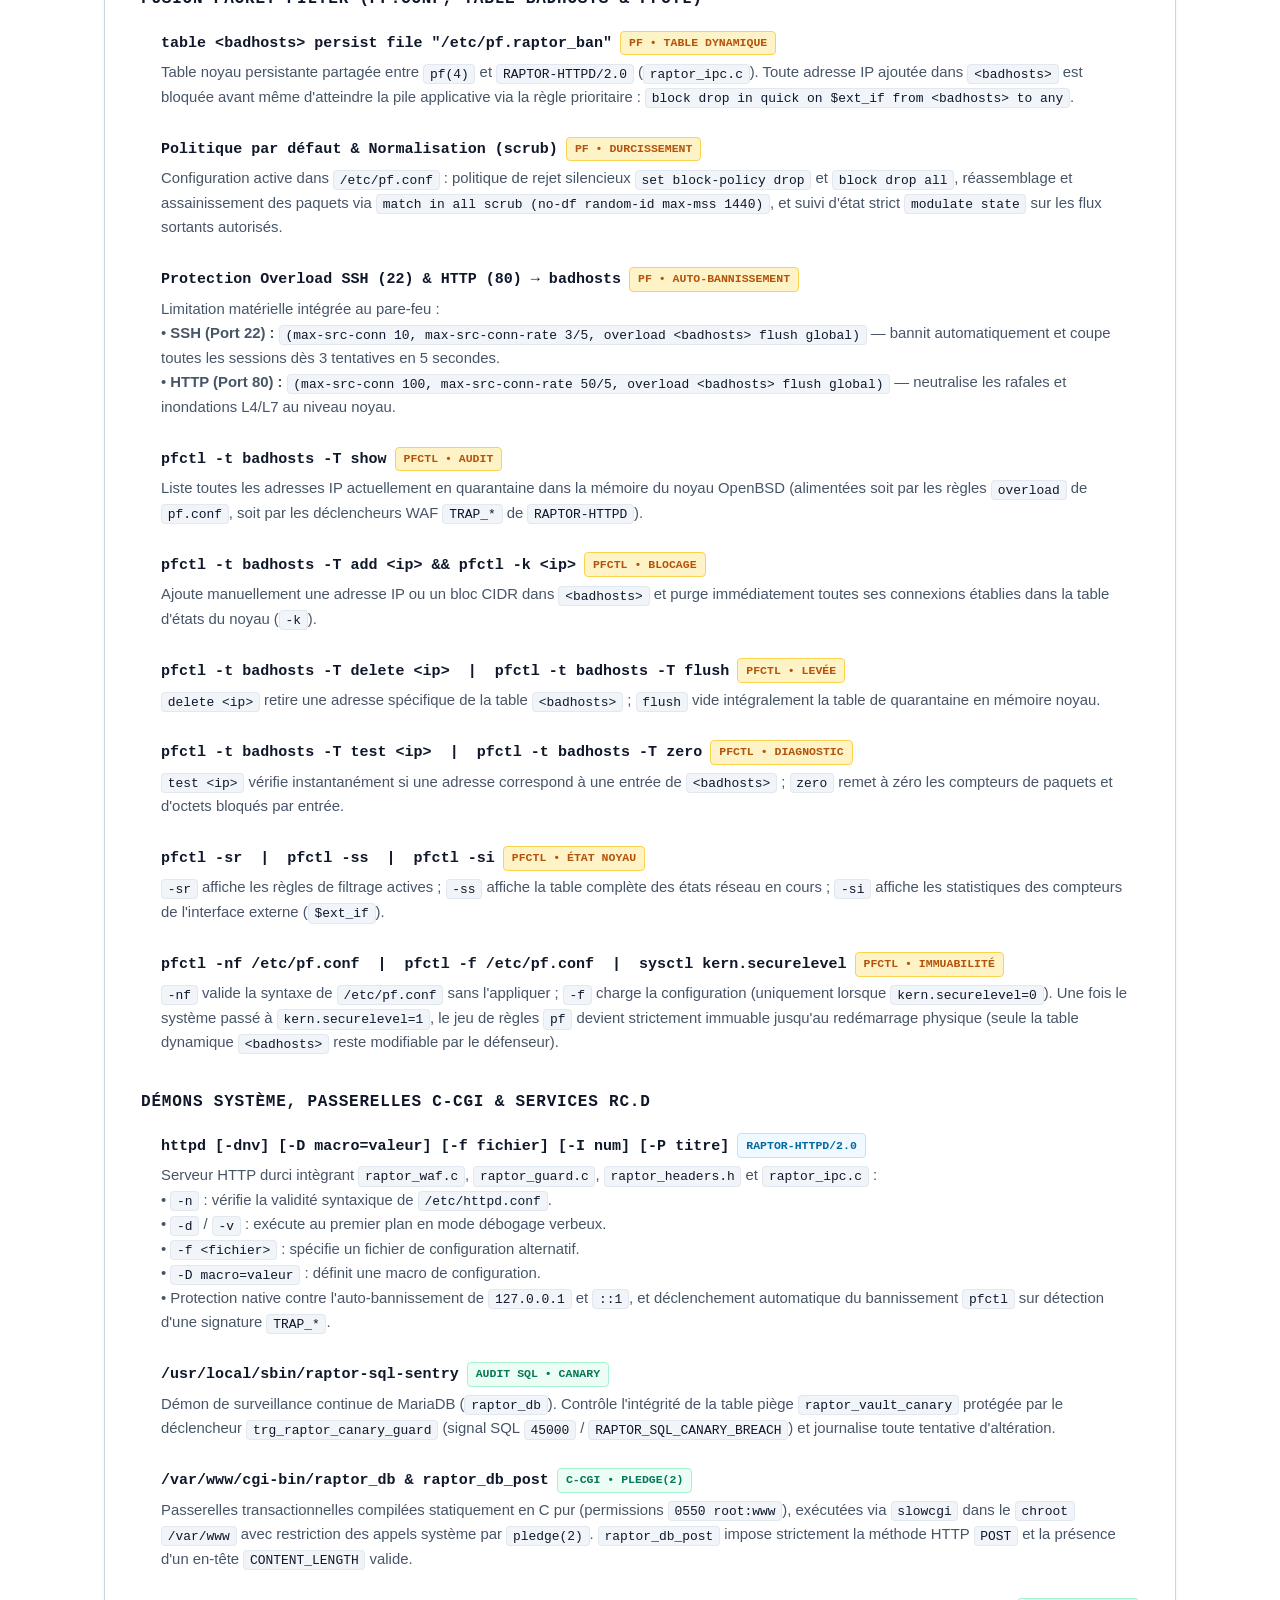
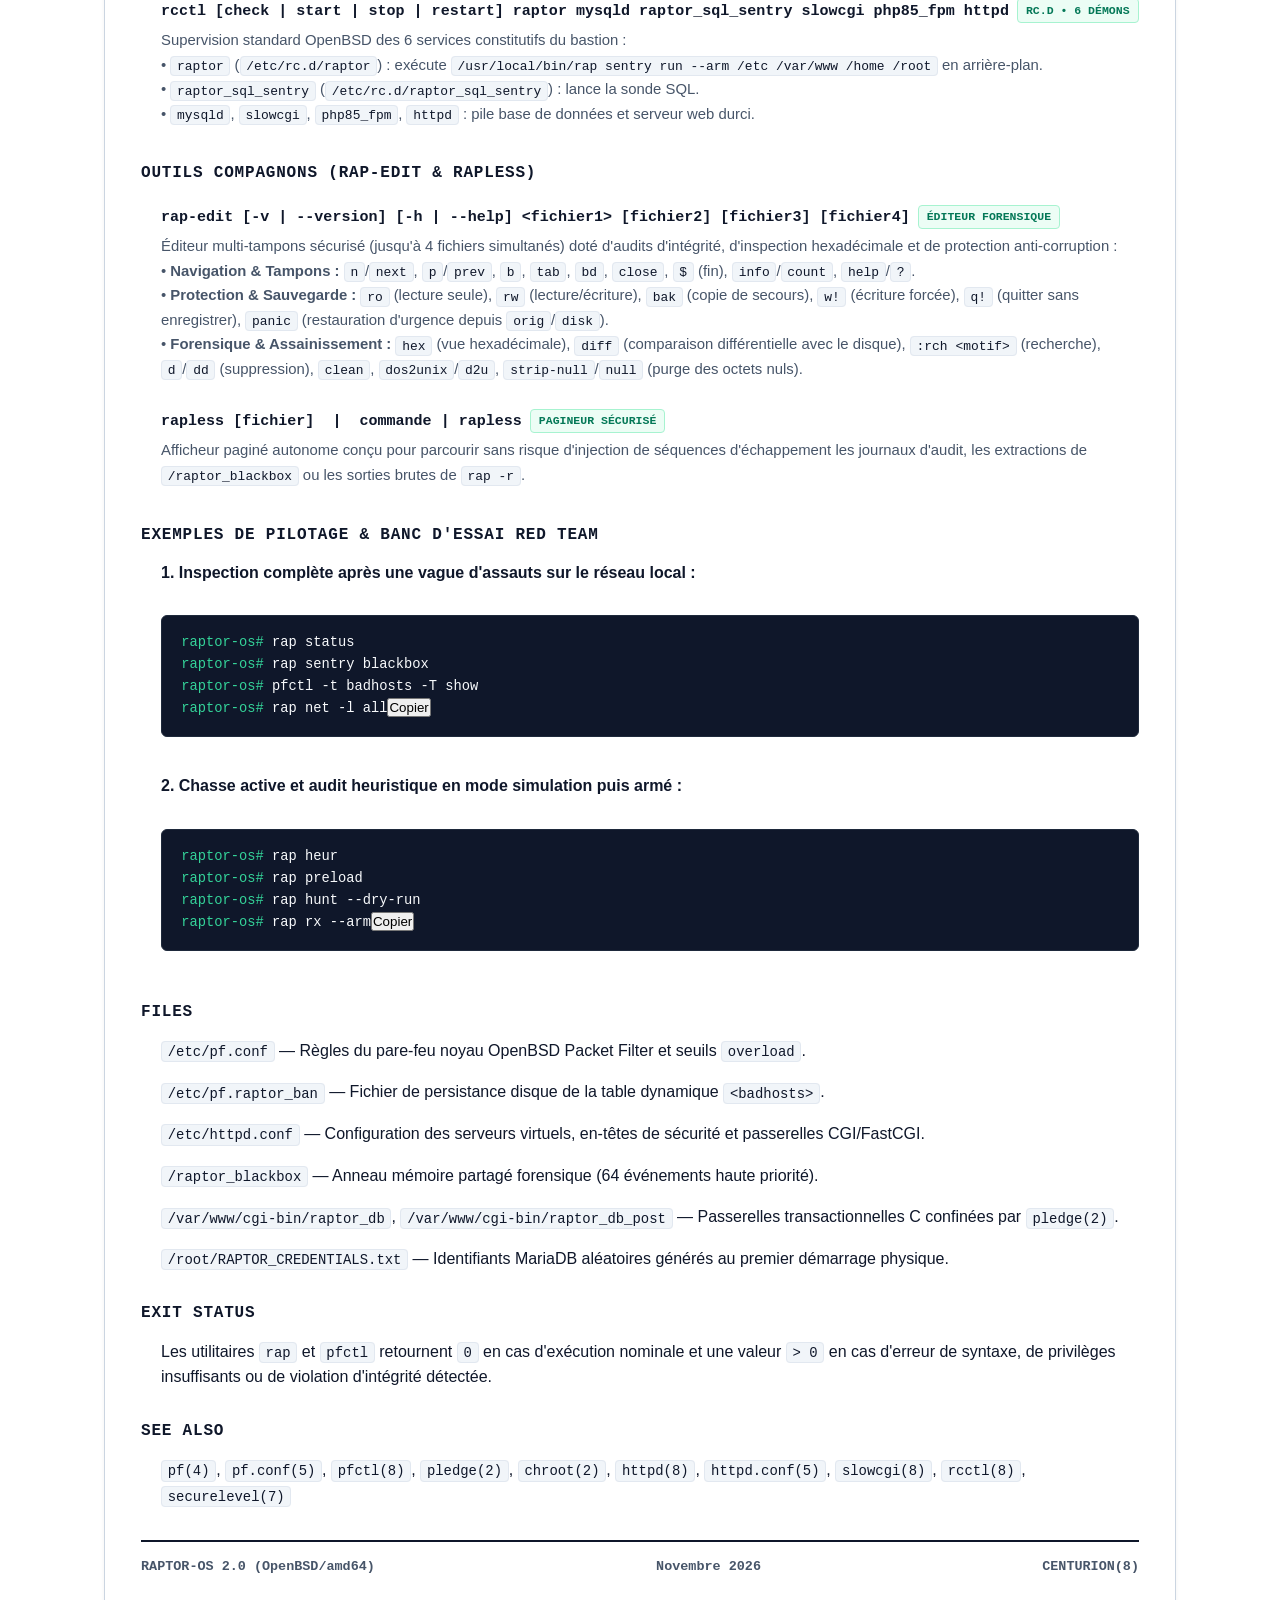
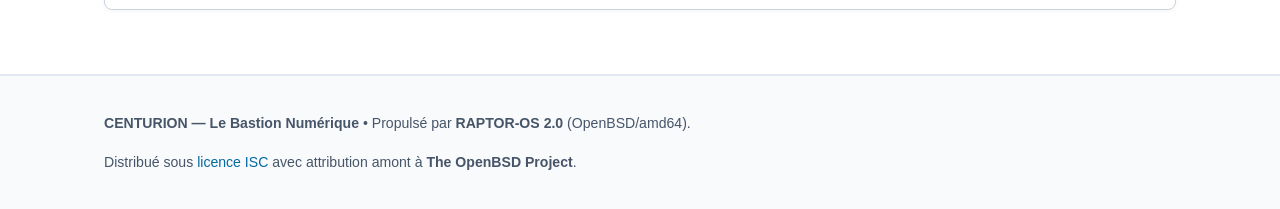
<file: docs/man.html>
<!DOCTYPE html>
<!-- ==========================================================================
  FICHIER     : docs/man.html
  REVISION    : 2.0
  DESCRIPTION : Manuel systeme officiel et exhaustif centurion(8) / rap(8)
                de RAPTOR-OS 2.0 (OpenBSD/amd64). Documente l'integralite des
                drapeaux et sous-commandes CLI de rap, l'integration noyau
                Packet Filter (pf.conf / pfctl / <badhosts>), les demons
                RAPTOR-HTTPD/2.0 et raptor-sql-sentry, les passerelles C-CGI
                confinees par pledge(2) et les outils rap-edit / rapless.

  SECTIONS NUMEROTEES :
    01. En-tete HTML & Liaison centurion.css
    02. Barre de navigation superieure
    03. Barre de recherche interactive & filtres exhaustifs
    04. Feuille de manuel BSD : NAME, SYNOPSIS & DESCRIPTION
    05. OPTIONS GLOBALES DU BINAIRE RAP
    06. SOUS-COMMANDES COMPLETES DE RAP (11 modules CLI)
    07. FUSION PACKET FILTER (pf.conf, table <badhosts> & pfctl)
    08. DEMONS SYSTEME, PASSERELLES C-CGI & SERVICES RC.D
    09. OUTILS COMPAGNONS (rap-edit & rapless)
    10. EXEMPLES RED TEAM, FILES, EXIT STATUS & SEE ALSO
    11. Pied de page & Chargement modulaire de assets/js/man-filter.js
========================================================================== -->
<html lang="fr">
<head>
    <meta charset="UTF-8">
    <meta name="viewport" content="width=device-width, initial-scale=1.0">
    <title>centurion(8) — Manuel Officiel Exhaustif rap &amp; pf | RAPTOR-OS 2.0</title>
    <meta name="description" content="Autorité officielle de RAPTOR-OS 2.0 : manuel complet des commandes rap, Packet Filter (pf / badhosts), RAPTOR-HTTPD/2.0, raptor-sql-sentry, C-CGI pledge(2) et rap-edit.">
    <link rel="stylesheet" href="assets/css/centurion.css">
</head>
<body>

    <!-- 02. Barre de navigation superieure -->
    <header class="topbar">
        <div class="container topbar-inner">
            <a href="index.html" class="brand">
                <span>CENTURION</span>
                <span class="brand-tag">RAPTOR-OS 2.0</span>
            </a>
            <nav class="nav-links" aria-label="Navigation principale">
                <a href="index.html">Accueil</a>
                <a href="scenarios.html">Post-Mortem</a>
                <a href="simulateur.html">Simulateur pf</a>
                <a href="benchmarks.html">Banc d'essai</a>
                <a href="veille.html">Veille</a>
                <a href="faq.html">FAQ</a>
                <a href="man.html" class="nav-man-pill">man centurion(8)</a>
            </nav>
        </div>
    </header>

    <main class="section">
        <div class="container">
            <div class="section-header">
                <div class="section-kicker">Autorité Technique Officielle &bull; Référence Complète</div>
                <h1>Manuel Système Unifié : <code>centurion(8)</code></h1>
                <p>Spécification exhaustive de toutes les commandes, options, sous-commandes et règles noyau de <strong>RAPTOR-OS 2.0</strong> (<code>OpenBSD/amd64</code>, <code>kern.securelevel=1</code>).</p>
            </div>

            <!-- 03. Barre de recherche interactive & filtres exhaustifs -->
            <div class="man-toolbar" role="search">
                <div class="man-search-row">
                    <input type="search" id="man-search" class="man-search-input" placeholder="Filtrer (ex: rap, pfctl, badhosts, sentry, netop, hunt, preload, pledge, rap-edit) — raccourci '/'" aria-label="Filtrer le manuel">
                    <span id="man-count" class="man-count"></span>
                </div>
                <div class="man-filters" role="group" aria-label="Filtrer par sous-système">
                    <button type="button" class="filter-btn active" data-filter="all">Tout afficher (Exhaustif)</button>
                    <button type="button" class="filter-btn" data-filter="rap">CLI rap (Options &amp; Modules)</button>
                    <button type="button" class="filter-btn" data-filter="pf">Packet Filter (pf &amp; badhosts)</button>
                    <button type="button" class="filter-btn" data-filter="daemon">Démons, C-CGI &amp; rc.d</button>
                    <button type="button" class="filter-btn" data-filter="tools">Outils (rap-edit &amp; rapless)</button>
                </div>
            </div>

            <!-- 04. Feuille de manuel BSD -->
            <article class="man-sheet">
                <div class="man-running-header">
                    <span>CENTURION(8)</span>
                    <span>RAPTOR-OS System Manager's Manual</span>
                    <span>CENTURION(8)</span>
                </div>

                <section class="man-section">
                    <h2 class="man-section-title">NAME</h2>
                    <div class="man-body">
                        <p><code>centurion</code>, <code>rap</code>, <code>pf</code>, <code>raptor-httpd</code>, <code>raptor-sql-sentry</code>, <code>raptor_db</code>, <code>rap-edit</code>, <code>rapless</code> &mdash; architecture complète de défense active, moteur transactionnel C-CGI confiné et filtrage noyau unifié de RAPTOR-OS 2.0.</p>
                    </div>
                </section>

                <section class="man-section">
                    <h2 class="man-section-title">SYNOPSIS</h2>
                    <div class="man-body">
                        <pre class="terminal-block"><strong>rap</strong> [-qrfvh] [-n <em>lignes</em>] &lt;status | top | net | netop | heur | hunt | preload | rx | kill | freeze | sentry | man&gt; [options]
<strong>raptor</strong> [-c | --cli] [-o | --html <em>fichier</em>] [-h | --help]
<strong>pfctl</strong> [-nf /etc/pf.conf] [-f /etc/pf.conf] [-sr] [-ss] [-si] [-k <em>ip</em>] -t badhosts -T &lt;show | add | delete | flush | test | zero&gt;
<strong>httpd</strong> [-dnv] [-D <em>macro=valeur</em>] [-f <em>fichier</em>] [-I <em>num</em>] [-P <em>titre</em>]
<strong>raptor-sql-sentry</strong>
<strong>rap-edit</strong> [-v | --version] [-h | --help] <em>fichier1</em> [<em>fichier2</em> <em>fichier3</em> <em>fichier4</em>]
<strong>rapless</strong> [<em>fichier</em>]</pre>
                    </div>
                </section>

                <section class="man-section">
                    <h2 class="man-section-title">DESCRIPTION</h2>
                    <div class="man-body">
                        <p>
                            <strong>CENTURION</strong> désigne la configuration souveraine de <strong>RAPTOR-OS 2.0</strong> dédiée aux
                            plateformes transactionnelles critiques et à la rétention inviolable de données sensibles. L'architecture
                            fusionne la détection applicative de couche 7 (<code>RAPTOR-HTTPD/2.0</code>, passerelles C statiques
                            confinées sous <code>chroot</code> et <code>pledge(2)</code>, sonde <code>raptor-sql-sentry</code> et
                            superviseur <code>rap</code>) avec le pare-feu noyau OpenBSD <code>pf(4)</code> via la table dynamique
                            persistante <code>&lt;badhosts&gt;</code> (<code>/etc/pf.raptor_ban</code>) et le verrouillage matériel
                            <code>kern.securelevel=1</code>.
                        </p>
                    </div>
                </section>

                <!-- 05. OPTIONS GLOBALES DU BINAIRE RAP -->
                <section class="man-section" data-filterable="true">
                    <h2 class="man-section-title">OPTIONS GLOBALES DE RAP &amp; DU MOTEUR RAPTOR</h2>
                    <div class="man-body">
                        <div class="man-entry" data-category="rap">
                            <div class="man-cmd">rap -q, --quiet <span class="man-layer-tag rap">RAP &bull; GLOBAL</span></div>
                            <div class="man-desc">Active le mode silencieux : supprime les bannières décoratives et ne retourne que les résultats essentiels ou codes d'alerte pour l'automatisation en script.</div>
                        </div>

                        <div class="man-entry" data-category="rap">
                            <div class="man-cmd">rap -r, --raw <span class="man-layer-tag rap">RAP &bull; GLOBAL</span></div>
                            <div class="man-desc">Désactive le formatage enrichi et les séquences ANSI afin de produire une sortie brute exploitable par <code>awk</code>, <code>grep</code> ou <code>rapless</code>.</div>
                        </div>

                        <div class="man-entry" data-category="rap">
                            <div class="man-cmd">rap -f, --force <span class="man-layer-tag rap">RAP &bull; GLOBAL</span></div>
                            <div class="man-desc">Force l'exécution immédiate d'une action critique (bannissement réseau, arrêt de processus ou réarmement de sentinelle) sans demande de confirmation interactive.</div>
                        </div>

                        <div class="man-entry" data-category="rap">
                            <div class="man-cmd">rap -v, --verbose <span class="man-layer-tag rap">RAP &bull; GLOBAL</span></div>
                            <div class="man-desc">Affiche les détails techniques complets lors des diagnostics (chemins de sockets, descripteurs de fichiers, scores heuristiques et états noyau).</div>
                        </div>

                        <div class="man-entry" data-category="rap">
                            <div class="man-cmd">rap -n &lt;N&gt; (ou -n&lt;N&gt;) <span class="man-layer-tag rap">RAP &bull; GLOBAL</span></div>
                            <div class="man-desc">Limite l'affichage des tableaux d'audit, des journaux forensiques ou des connexions actives aux <code>N</code> premières entrées.</div>
                        </div>

                        <div class="man-entry" data-category="rap">
                            <div class="man-cmd">raptor [-c | --cli] [-o | --html &lt;fichier&gt;] [-h | --help] <span class="man-layer-tag rap">RAPTOR &bull; RAPPORT</span></div>
                            <div class="man-desc">Exécute un audit complet du système en mode console (<code>-c</code> / <code>--cli</code>) ou génère un rapport d'audit forensique autonome au format HTML vers le chemin spécifié (<code>-o</code> / <code>--html</code>).</div>
                        </div>
                    </div>
                </section>

                <!-- 06. SOUS-COMMANDES COMPLETES DE RAP -->
                <section class="man-section" data-filterable="true">
                    <h2 class="man-section-title">SOUS-COMMANDES COMPLETES DE RAP</h2>
                    <div class="man-body">
                        <div class="man-entry" data-category="rap">
                            <div class="man-cmd">rap status <span class="man-layer-tag rap">RAP &bull; SUPERVISION</span></div>
                            <div class="man-desc">Affiche l'état de santé global du bastion : vérification des processus critiques (<code>raptor</code>, <code>raptor_sql_sentry</code>, <code>httpd</code>, <code>slowcgi</code>, <code>php85_fpm</code>, <code>mysqld</code>), contrôle de l'isolation locale <code>127.0.0.1</code> et lecture de <code>kern.securelevel</code>.</div>
                        </div>

                        <div class="man-entry" data-category="rap">
                            <div class="man-cmd">rap top <span class="man-layer-tag rap">RAP &bull; PROCESSUS</span></div>
                            <div class="man-desc">Inspecte en temps réel l'empreinte mémoire (<code>VmRSS</code>), l'état d'exécution et la légitimité des binaires actifs sur le système.</div>
                        </div>

                        <div class="man-entry" data-category="rap">
                            <div class="man-cmd">rap net [-l | --list [c2 | tor | abuse | all]] [-i | --inspect &lt;IPv4&gt;] [&lt;IPv4&gt;] <span class="man-layer-tag rap">RAP &bull; RENSEIGNEMENT</span></div>
                            <div class="man-desc">Corrèle les connexions TCP actives avec les bases locales de renseignement sur les menaces. <code>-l</code> liste les hôtes classés par catégorie (<code>c2</code>, <code>tor</code>, <code>abuse</code> ou <code>all</code>) ; <code>-i &lt;IPv4&gt;</code> (ou passage direct de l'adresse IP) lance une investigation approfondie d'une adresse suspecte.</div>
                        </div>

                        <div class="man-entry" data-category="rap">
                            <div class="man-cmd">rap netop [-n &lt;lignes&gt;] <span class="man-layer-tag rap">RAP &bull; OPÉRATIONS RÉSEAU</span></div>
                            <div class="man-desc">Console tactique des sockets TCP : filtre et trie les états (<code>ESTABLISHED</code>, <code>LISTEN</code>, <code>TIME_WAIT</code>, <code>CLOSE_WAIT</code>, <code>LAST_ACK</code>, <code>FIN_WAIT1/2</code>), inspecte les descripteurs de fichiers (<code>socket:[...]</code>, <code>PPid</code>), permet de tuer une connexion malveillante (registre de <em>tombstones</em>) et d'enregistrer l'IP dans le registre de bannissement.</div>
                        </div>

                        <div class="man-entry" data-category="rap">
                            <div class="man-cmd">rap heur <span class="man-layer-tag rap">RAP &bull; HEURISTIQUE</span></div>
                            <div class="man-desc">Analyse heuristique avancée des processus : détecte les exécutables lancés depuis des répertoires volatils (<code>/tmp/</code>, <code>/var/tmp/</code>, <code>/dev/shm/</code>) ainsi que toute usurpation d'identité d'un démon système exécuté hors de <code>/usr/</code>, <code>/bin/</code>, <code>/sbin/</code> ou <code>/lib/</code>.</div>
                        </div>

                        <div class="man-entry" data-category="rap">
                            <div class="man-cmd">rap hunt [-a | --arm] [--dry-run] <span class="man-layer-tag rap">RAP &bull; CHASSE</span></div>
                            <div class="man-desc">Traque active des anomalies mémoire (segments RWX non autorisés) et des implantations furtives. L'option <code>--dry-run</code> simule les mesures d'endiguement sans modifier l'état du système, tandis que <code>-a</code> / <code>--arm</code> active la neutralisation automatique.</div>
                        </div>

                        <div class="man-entry" data-category="rap">
                            <div class="man-cmd">rap preload <span class="man-layer-tag rap">RAP &bull; INTÉGRITÉ</span></div>
                            <div class="man-desc">Inspecte l'environnement des processus en cours d'exécution afin de détecter toute tentative de détournement de bibliothèques partagées via l'injection de variables <code>LD_PRELOAD=</code>.</div>
                        </div>

                        <div class="man-entry" data-category="rap">
                            <div class="man-cmd">rap rx [-a | --arm] [--dry-run] <span class="man-layer-tag rap">RAP &bull; RÉFLEXE</span></div>
                            <div class="man-desc">Moteur de réflexes défensifs immédiats (<code>rap_reflex</code>) : surveille les liaisons de sockets suspectes et l'apparition d'arguments ou binaires exécutés depuis <code>/tmp</code> ou <code>/var/tmp</code> pour déclencher un confinement instantané.</div>
                        </div>

                        <div class="man-entry" data-category="rap">
                            <div class="man-cmd">rap kill [-f] &lt;PID&gt; &nbsp;|&nbsp; rap freeze &lt;PID&gt; <span class="man-layer-tag rap">RAP &bull; NEUTRALISATION</span></div>
                            <div class="man-desc"><code>rap kill</code> interrompt immédiatement un processus hostile identifié par son <code>PID</code> (avec escalade forcée <code>-f</code>). <code>rap freeze</code> suspend l'exécution du processus (<code>SIGSTOP</code>) afin de figer son espace mémoire pour l'analyse forensique.</div>
                        </div>

                        <div class="man-entry" data-category="rap">
                            <div class="man-cmd">rap sentry &lt;arm | disarm | status | run | dump | blackbox | clear&gt; [-d | --daemon] [-a | --arm] [--dry-run] [chemins...] <span class="man-layer-tag rap">RAP &bull; SENTINELLE &amp; BOÎTE NOIRE</span></div>
                            <div class="man-desc">Pilote la sentinelle d'intégrité fichiers et la boîte noire mémoire partagée (<code>/raptor_blackbox</code>) :
                                <br>&bull; <code>arm [chemins...]</code> / <code>disarm [chemins...]</code> : déploie ou retire les fichiers pièges canaris dans les répertoires surveillés (par défaut <code>/etc /var/www /home /root</code>).
                                <br>&bull; <code>run [-d|--daemon] [-a|--arm] [--dry-run] [chemins...]</code> : lance la boucle de surveillance temps réel (exécutée en arrière-plan par <code>/etc/rc.d/raptor</code>).
                                <br>&bull; <code>status</code> : affiche l'état d'armement des répertoires protégés.
                                <br>&bull; <code>dump</code> ou <code>blackbox</code> : restitue les 64 derniers événements critiques enregistrés dans l'anneau mémoire <code>/raptor_blackbox</code>.
                                <br>&bull; <code>clear</code> : purge les entrées acquittées de la boîte noire.</div>
                        </div>

                        <div class="man-entry" data-category="rap">
                            <div class="man-cmd">rap man [numéro | fn | fonct | functions] &nbsp;|&nbsp; rap help <span class="man-layer-tag rap">RAP &bull; DOCUMENTATION</span></div>
                            <div class="man-desc">Affiche le manuel embarqué directement dans le terminal, permet l'accès direct par numéro de section ou de fonction (<code>rap man &lt;section&gt; [fonction]</code>) et liste le dictionnaire des fonctions internes via l'argument <code>fn</code>, <code>fonct</code> ou <code>functions</code>.</div>
                        </div>
                    </div>
                </section>

                <!-- 07. FUSION PACKET FILTER (PF.CONF & PFCTL) -->
                <section class="man-section" data-filterable="true">
                    <h2 class="man-section-title">FUSION PACKET FILTER (PF.CONF, TABLE BADHOSTS &amp; PFCTL)</h2>
                    <div class="man-body">
                        <div class="man-entry" data-category="pf">
                            <div class="man-cmd">table &lt;badhosts&gt; persist file "/etc/pf.raptor_ban" <span class="man-layer-tag pf">PF &bull; TABLE DYNAMIQUE</span></div>
                            <div class="man-desc">Table noyau persistante partagée entre <code>pf(4)</code> et <code>RAPTOR-HTTPD/2.0</code> (<code>raptor_ipc.c</code>). Toute adresse IP ajoutée dans <code>&lt;badhosts&gt;</code> est bloquée avant même d'atteindre la pile applicative via la règle prioritaire : <code>block drop in quick on $ext_if from &lt;badhosts&gt; to any</code>.</div>
                        </div>

                        <div class="man-entry" data-category="pf">
                            <div class="man-cmd">Politique par défaut &amp; Normalisation (scrub) <span class="man-layer-tag pf">PF &bull; DURCISSEMENT</span></div>
                            <div class="man-desc">Configuration active dans <code>/etc/pf.conf</code> : politique de rejet silencieux <code>set block-policy drop</code> et <code>block drop all</code>, réassemblage et assainissement des paquets via <code>match in all scrub (no-df random-id max-mss 1440)</code>, et suivi d'état strict <code>modulate state</code> sur les flux sortants autorisés.</div>
                        </div>

                        <div class="man-entry" data-category="pf">
                            <div class="man-cmd">Protection Overload SSH (22) &amp; HTTP (80) &rarr; badhosts <span class="man-layer-tag pf">PF &bull; AUTO-BANNISSEMENT</span></div>
                            <div class="man-desc">Limitation matérielle intégrée au pare-feu :
                                <br>&bull; <strong>SSH (Port 22) :</strong> <code>(max-src-conn 10, max-src-conn-rate 3/5, overload &lt;badhosts&gt; flush global)</code> — bannit automatiquement et coupe toutes les sessions dès 3 tentatives en 5 secondes.
                                <br>&bull; <strong>HTTP (Port 80) :</strong> <code>(max-src-conn 100, max-src-conn-rate 50/5, overload &lt;badhosts&gt; flush global)</code> — neutralise les rafales et inondations L4/L7 au niveau noyau.</div>
                        </div>

                        <div class="man-entry" data-category="pf">
                            <div class="man-cmd">pfctl -t badhosts -T show <span class="man-layer-tag pf">PFCTL &bull; AUDIT</span></div>
                            <div class="man-desc">Liste toutes les adresses IP actuellement en quarantaine dans la mémoire du noyau OpenBSD (alimentées soit par les règles <code>overload</code> de <code>pf.conf</code>, soit par les déclencheurs WAF <code>TRAP_*</code> de <code>RAPTOR-HTTPD</code>).</div>
                        </div>

                        <div class="man-entry" data-category="pf">
                            <div class="man-cmd">pfctl -t badhosts -T add &lt;ip&gt; &amp;&amp; pfctl -k &lt;ip&gt; <span class="man-layer-tag pf">PFCTL &bull; BLOCAGE</span></div>
                            <div class="man-desc">Ajoute manuellement une adresse IP ou un bloc CIDR dans <code>&lt;badhosts&gt;</code> et purge immédiatement toutes ses connexions établies dans la table d'états du noyau (<code>-k</code>).</div>
                        </div>

                        <div class="man-entry" data-category="pf">
                            <div class="man-cmd">pfctl -t badhosts -T delete &lt;ip&gt; &nbsp;|&nbsp; pfctl -t badhosts -T flush <span class="man-layer-tag pf">PFCTL &bull; LEVÉE</span></div>
                            <div class="man-desc"><code>delete &lt;ip&gt;</code> retire une adresse spécifique de la table <code>&lt;badhosts&gt;</code> ; <code>flush</code> vide intégralement la table de quarantaine en mémoire noyau.</div>
                        </div>

                        <div class="man-entry" data-category="pf">
                            <div class="man-cmd">pfctl -t badhosts -T test &lt;ip&gt; &nbsp;|&nbsp; pfctl -t badhosts -T zero <span class="man-layer-tag pf">PFCTL &bull; DIAGNOSTIC</span></div>
                            <div class="man-desc"><code>test &lt;ip&gt;</code> vérifie instantanément si une adresse correspond à une entrée de <code>&lt;badhosts&gt;</code> ; <code>zero</code> remet à zéro les compteurs de paquets et d'octets bloqués par entrée.</div>
                        </div>

                        <div class="man-entry" data-category="pf">
                            <div class="man-cmd">pfctl -sr &nbsp;|&nbsp; pfctl -ss &nbsp;|&nbsp; pfctl -si <span class="man-layer-tag pf">PFCTL &bull; ÉTAT NOYAU</span></div>
                            <div class="man-desc"><code>-sr</code> affiche les règles de filtrage actives ; <code>-ss</code> affiche la table complète des états réseau en cours ; <code>-si</code> affiche les statistiques des compteurs de l'interface externe (<code>$ext_if</code>).</div>
                        </div>

                        <div class="man-entry" data-category="pf">
                            <div class="man-cmd">pfctl -nf /etc/pf.conf &nbsp;|&nbsp; pfctl -f /etc/pf.conf &nbsp;|&nbsp; sysctl kern.securelevel <span class="man-layer-tag pf">PFCTL &bull; IMMUABILITÉ</span></div>
                            <div class="man-desc"><code>-nf</code> valide la syntaxe de <code>/etc/pf.conf</code> sans l'appliquer ; <code>-f</code> charge la configuration (uniquement lorsque <code>kern.securelevel=0</code>). Une fois le système passé à <code>kern.securelevel=1</code>, le jeu de règles <code>pf</code> devient strictement immuable jusqu'au redémarrage physique (seule la table dynamique <code>&lt;badhosts&gt;</code> reste modifiable par le défenseur).</div>
                        </div>
                    </div>
                </section>

                <!-- 08. DEMONS SYSTEME, PASSERELLES C-CGI & SERVICES RC.D -->
                <section class="man-section" data-filterable="true">
                    <h2 class="man-section-title">DÉMONS SYSTÈME, PASSERELLES C-CGI &amp; SERVICES RC.D</h2>
                    <div class="man-body">
                        <div class="man-entry" data-category="daemon">
                            <div class="man-cmd">httpd [-dnv] [-D macro=valeur] [-f fichier] [-I num] [-P titre] <span class="man-layer-tag rap">RAPTOR-HTTPD/2.0</span></div>
                            <div class="man-desc">Serveur HTTP durci intègrant <code>raptor_waf.c</code>, <code>raptor_guard.c</code>, <code>raptor_headers.h</code> et <code>raptor_ipc.c</code> :
                                <br>&bull; <code>-n</code> : vérifie la validité syntaxique de <code>/etc/httpd.conf</code>.
                                <br>&bull; <code>-d</code> / <code>-v</code> : exécute au premier plan en mode débogage verbeux.
                                <br>&bull; <code>-f &lt;fichier&gt;</code> : spécifie un fichier de configuration alternatif.
                                <br>&bull; <code>-D macro=valeur</code> : définit une macro de configuration.
                                <br>&bull; Protection native contre l'auto-bannissement de <code>127.0.0.1</code> et <code>::1</code>, et déclenchement automatique du bannissement <code>pfctl</code> sur détection d'une signature <code>TRAP_*</code>.</div>
                        </div>

                        <div class="man-entry" data-category="daemon">
                            <div class="man-cmd">/usr/local/sbin/raptor-sql-sentry <span class="man-layer-tag sec">AUDIT SQL &bull; CANARY</span></div>
                            <div class="man-desc">Démon de surveillance continue de MariaDB (<code>raptor_db</code>). Contrôle l'intégrité de la table piège <code>raptor_vault_canary</code> protégée par le déclencheur <code>trg_raptor_canary_guard</code> (signal SQL <code>45000</code> / <code>RAPTOR_SQL_CANARY_BREACH</code>) et journalise toute tentative d'altération.</div>
                        </div>

                        <div class="man-entry" data-category="daemon">
                            <div class="man-cmd">/var/www/cgi-bin/raptor_db &amp; raptor_db_post <span class="man-layer-tag sec">C-CGI &bull; PLEDGE(2)</span></div>
                            <div class="man-desc">Passerelles transactionnelles compilées statiquement en C pur (permissions <code>0550 root:www</code>), exécutées via <code>slowcgi</code> dans le <code>chroot</code> <code>/var/www</code> avec restriction des appels système par <code>pledge(2)</code>. <code>raptor_db_post</code> impose strictement la méthode HTTP <code>POST</code> et la présence d'un en-tête <code>CONTENT_LENGTH</code> valide.</div>
                        </div>

                        <div class="man-entry" data-category="daemon">
                            <div class="man-cmd">rcctl [check | start | stop | restart] raptor mysqld raptor_sql_sentry slowcgi php85_fpm httpd <span class="man-layer-tag sec">RC.D &bull; 6 DÉMONS</span></div>
                            <div class="man-desc">Supervision standard OpenBSD des 6 services constitutifs du bastion :
                                <br>&bull; <code>raptor</code> (<code>/etc/rc.d/raptor</code>) : exécute <code>/usr/local/bin/rap sentry run --arm /etc /var/www /home /root</code> en arrière-plan.
                                <br>&bull; <code>raptor_sql_sentry</code> (<code>/etc/rc.d/raptor_sql_sentry</code>) : lance la sonde SQL.
                                <br>&bull; <code>mysqld</code>, <code>slowcgi</code>, <code>php85_fpm</code>, <code>httpd</code> : pile base de données et serveur web durci.</div>
                        </div>
                    </div>
                </section>

                <!-- 09. OUTILS COMPAGNONS (RAP-EDIT & RAPLESS) -->
                <section class="man-section" data-filterable="true">
                    <h2 class="man-section-title">OUTILS COMPAGNONS (RAP-EDIT &amp; RAPLESS)</h2>
                    <div class="man-body">
                        <div class="man-entry" data-category="tools">
                            <div class="man-cmd">rap-edit [-v | --version] [-h | --help] &lt;fichier1&gt; [fichier2] [fichier3] [fichier4] <span class="man-layer-tag sec">ÉDITEUR FORENSIQUE</span></div>
                            <div class="man-desc">Éditeur multi-tampons sécurisé (jusqu'à 4 fichiers simultanés) doté d'audits d'intégrité, d'inspection hexadécimale et de protection anti-corruption :
                                <br>&bull; <strong>Navigation &amp; Tampons :</strong> <code>n</code>/<code>next</code>, <code>p</code>/<code>prev</code>, <code>b</code>, <code>tab</code>, <code>bd</code>, <code>close</code>, <code>$</code> (fin), <code>info</code>/<code>count</code>, <code>help</code>/<code>?</code>.
                                <br>&bull; <strong>Protection &amp; Sauvegarde :</strong> <code>ro</code> (lecture seule), <code>rw</code> (lecture/écriture), <code>bak</code> (copie de secours), <code>w!</code> (écriture forcée), <code>q!</code> (quitter sans enregistrer), <code>panic</code> (restauration d'urgence depuis <code>orig</code>/<code>disk</code>).
                                <br>&bull; <strong>Forensique &amp; Assainissement :</strong> <code>hex</code> (vue hexadécimale), <code>diff</code> (comparaison différentielle avec le disque), <code>:rch &lt;motif&gt;</code> (recherche), <code>d</code>/<code>dd</code> (suppression), <code>clean</code>, <code>dos2unix</code>/<code>d2u</code>, <code>strip-null</code>/<code>null</code> (purge des octets nuls).</div>
                        </div>

                        <div class="man-entry" data-category="tools">
                            <div class="man-cmd">rapless [fichier] &nbsp;|&nbsp; commande | rapless <span class="man-layer-tag sec">PAGINEUR SÉCURISÉ</span></div>
                            <div class="man-desc">Afficheur paginé autonome conçu pour parcourir sans risque d'injection de séquences d'échappement les journaux d'audit, les extractions de <code>/raptor_blackbox</code> ou les sorties brutes de <code>rap -r</code>.</div>
                        </div>
                    </div>
                </section>

                <!-- 10. EXEMPLES RED TEAM, FILES, EXIT STATUS & SEE ALSO -->
                <section class="man-section">
                    <h2 class="man-section-title">EXEMPLES DE PILOTAGE &amp; BANC D'ESSAI RED TEAM</h2>
                    <div class="man-body">
                        <p><strong>1. Inspection complète après une vague d'assauts sur le réseau local :</strong></p>
                        <pre class="terminal-block"><span class="prompt">raptor-os# </span>rap status
<span class="prompt">raptor-os# </span>rap sentry blackbox
<span class="prompt">raptor-os# </span>pfctl -t badhosts -T show
<span class="prompt">raptor-os# </span>rap net -l all</pre>

                        <p><strong>2. Chasse active et audit heuristique en mode simulation puis armé :</strong></p>
                        <pre class="terminal-block"><span class="prompt">raptor-os# </span>rap heur
<span class="prompt">raptor-os# </span>rap preload
<span class="prompt">raptor-os# </span>rap hunt --dry-run
<span class="prompt">raptor-os# </span>rap rx --arm</pre>
                    </div>
                </section>

                <section class="man-section">
                    <h2 class="man-section-title">FILES</h2>
                    <div class="man-body">
                        <p><code>/etc/pf.conf</code> &mdash; Règles du pare-feu noyau OpenBSD Packet Filter et seuils <code>overload</code>.</p>
                        <p><code>/etc/pf.raptor_ban</code> &mdash; Fichier de persistance disque de la table dynamique <code>&lt;badhosts&gt;</code>.</p>
                        <p><code>/etc/httpd.conf</code> &mdash; Configuration des serveurs virtuels, en-têtes de sécurité et passerelles CGI/FastCGI.</p>
                        <p><code>/raptor_blackbox</code> &mdash; Anneau mémoire partagé forensique (64 événements haute priorité).</p>
                        <p><code>/var/www/cgi-bin/raptor_db</code>, <code>/var/www/cgi-bin/raptor_db_post</code> &mdash; Passerelles transactionnelles C confinées par <code>pledge(2)</code>.</p>
                        <p><code>/root/RAPTOR_CREDENTIALS.txt</code> &mdash; Identifiants MariaDB aléatoires générés au premier démarrage physique.</p>
                    </div>
                </section>

                <section class="man-section">
                    <h2 class="man-section-title">EXIT STATUS</h2>
                    <div class="man-body">
                        <p>Les utilitaires <code>rap</code> et <code>pfctl</code> retournent <code>0</code> en cas d'exécution nominale et une valeur <code>&gt; 0</code> en cas d'erreur de syntaxe, de privilèges insuffisants ou de violation d'intégrité détectée.</p>
                    </div>
                </section>

                <section class="man-section">
                    <h2 class="man-section-title">SEE ALSO</h2>
                    <div class="man-body">
                        <p><code>pf(4)</code>, <code>pf.conf(5)</code>, <code>pfctl(8)</code>, <code>pledge(2)</code>, <code>chroot(2)</code>, <code>httpd(8)</code>, <code>httpd.conf(5)</code>, <code>slowcgi(8)</code>, <code>rcctl(8)</code>, <code>securelevel(7)</code></p>
                    </div>
                </section>

                <div class="man-running-footer">
                    <span>RAPTOR-OS 2.0 (OpenBSD/amd64)</span>
                    <span>Novembre 2026</span>
                    <span>CENTURION(8)</span>
                </div>
            </article>
        </div>
    </main>

    <!-- 11. Pied de page & Chargement modulaire -->
    <footer class="footer">
        <div class="container footer-inner">
            <div>
                <strong>CENTURION — Le Bastion Numérique</strong> &bull; Propulsé par <strong>RAPTOR-OS 2.0</strong> (OpenBSD/amd64).
            </div>
            <div>
                Distribué sous <a href="../LICENSE">licence ISC</a> avec attribution amont à <strong>The OpenBSD Project</strong>.
            </div>
        </div>
    </footer>

    <script src="assets/js/man-filter.js"></script>
    <script src="assets/js/copy-code.js"></script>
</body>
</html>
</file>
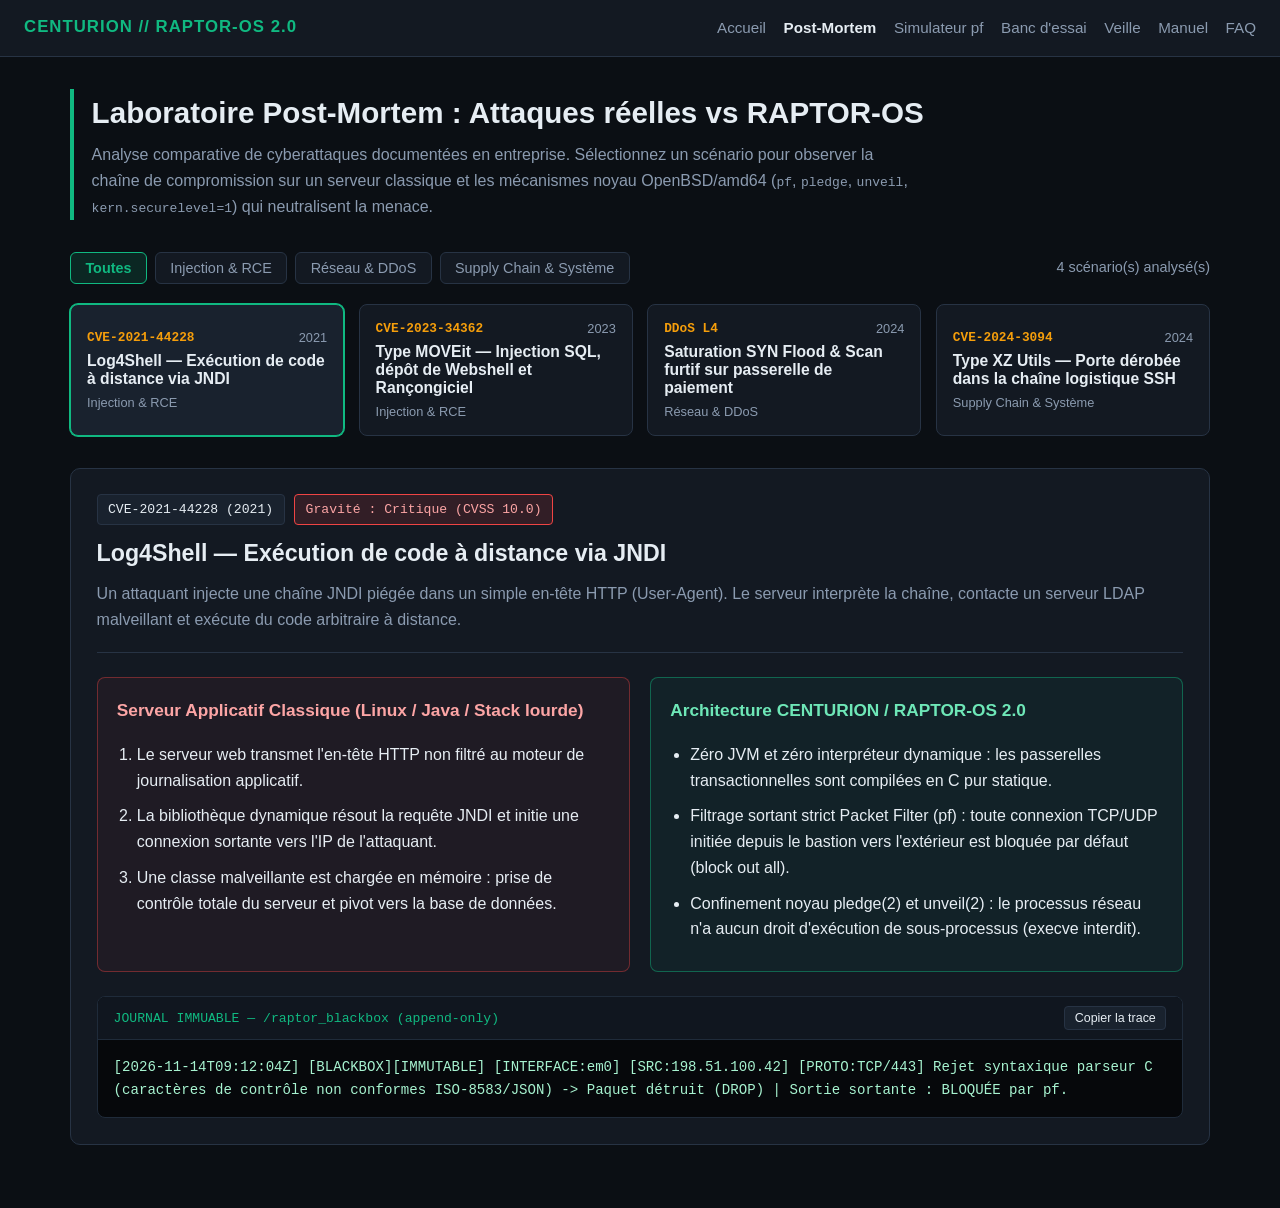
<file: docs/scenarios.html>
<!DOCTYPE html>
<!-- ==========================================================================
  NOM DU SCRIPT : scenarios.html
  NUMÉRO DE RÉVISION : Révision 1.0
  BLOC DESCRIPTIF DES INTÉGRATIONS :
  - Vue HTML dédiée au Laboratoire Post-Mortem de CENTURION / RAPTOR-OS 2.0.
  - Intègre la barre de navigation unifiée vers les futurs modules (Veille & Simulateur pf).
  - Charge de manière isolée 'css/postmortem.css' et 'js/scenarios-app.js'.
=========================================================================== -->
<html lang="fr">
<head>
    <meta charset="UTF-8">
    <meta name="viewport" content="width=device-width, initial-scale=1.0">
    <title>Laboratoire Post-Mortem — CENTURION / RAPTOR-OS 2.0</title>
     <link rel="stylesheet" href="assets/css/postmortem.css">
</head>
<body class="raptor-page">

    <nav class="raptor-nav" aria-label="Navigation principale">
        <a href="index.html" class="raptor-brand">CENTURION // RAPTOR-OS 2.0</a>
        <div class="raptor-links">
            <a href="index.html">Accueil</a>
            <a href="scenarios.html" class="active">Post-Mortem</a>
            <a href="simulateur.html">Simulateur pf</a>
            <a href="benchmarks.html">Banc d'essai</a>
            <a href="veille.html">Veille</a>
            <a href="man.html">Manuel</a>
            <a href="faq.html">FAQ</a>
        </div>
    </nav>

    <main class="pm-container">
        <header class="pm-hero">
            <h1>Laboratoire Post-Mortem : Attaques réelles vs RAPTOR-OS</h1>
            <p>
                Analyse comparative de cyberattaques documentées en entreprise. Sélectionnez un scénario
                pour observer la chaîne de compromission sur un serveur classique et les mécanismes noyau
                OpenBSD/amd64 (<code>pf</code>, <code>pledge</code>, <code>unveil</code>, <code>kern.securelevel=1</code>)
                qui neutralisent la menace.
            </p>
        </header>

        <section class="pm-toolbar" aria-label="Filtres de menaces">
            <div id="pm-filters" class="pm-filters"></div>
            <div id="pm-counter" class="pm-counter">Chargement des scénarios...</div>
        </section>

        <section id="pm-selector" class="pm-selector" aria-label="Sélection d'une attaque"></section>

        <section id="pm-viewer" aria-live="polite"></section>
    </main>

    <script src="assets/js/scenarios-app.js" defer></script>
</body>
</html>
</file>
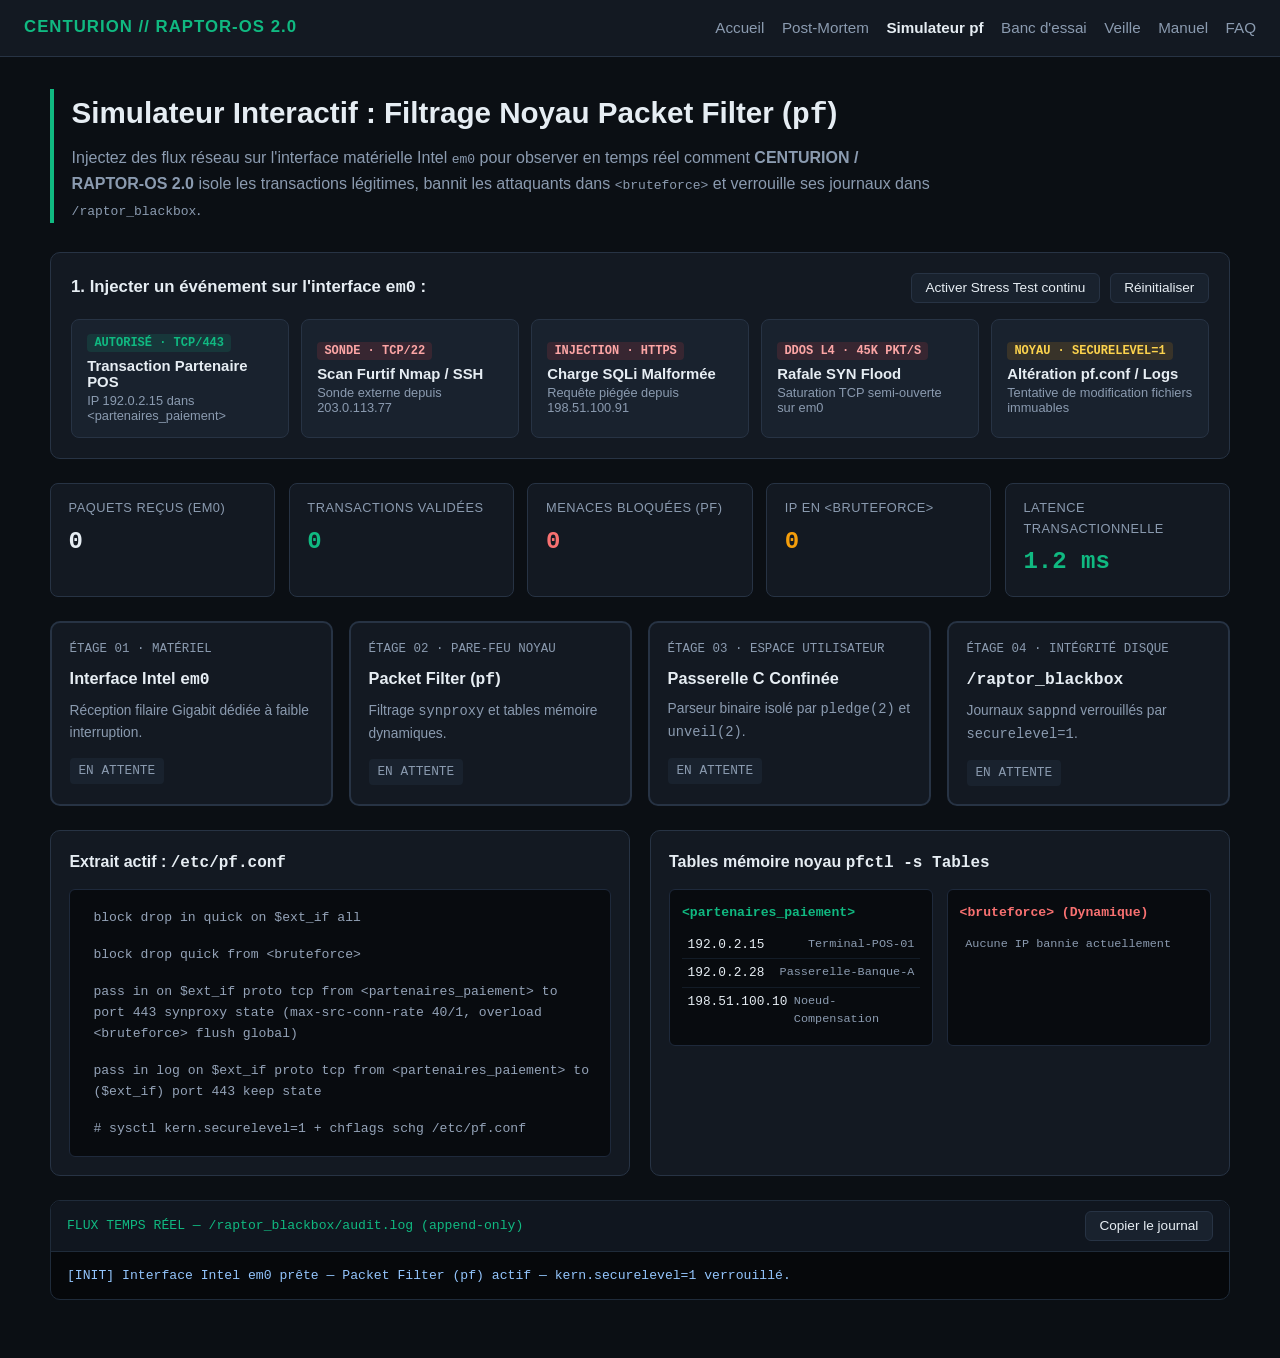
<file: docs/simulateur.html>
<!DOCTYPE html>
<!-- ==========================================================================
  NOM DU SCRIPT : simulateur.html
  NUMÉRO DE RÉVISION : Révision 1.0
  BLOC DESCRIPTIF DES INTÉGRATIONS :
  - Vue HTML dédiée au Simulateur interactif Packet Filter (pf) de
    CENTURION / RAPTOR-OS 2.0.
  - Permet d'injecter des paquets légitimes et des attaques réseau sur em0
    pour observer le filtrage pf, le confinement C et /raptor_blackbox.
  - Charge de manière isolée 'assets/css/simulateur.css' et
    'assets/js/pf-simulator.js'.
=========================================================================== -->
<html lang="fr">
<head>
    <meta charset="UTF-8">
    <meta name="viewport" content="width=device-width, initial-scale=1.0">
    <title>Simulateur Packet Filter (pf) — CENTURION / RAPTOR-OS 2.0</title>
    <link rel="stylesheet" href="assets/css/simulateur.css">
</head>
<body class="raptor-page">

    <nav class="raptor-nav" aria-label="Navigation principale">
        <a href="index.html" class="raptor-brand">CENTURION // RAPTOR-OS 2.0</a>
        <div class="raptor-links">
            <a href="index.html">Accueil</a>
            <a href="scenarios.html">Post-Mortem</a>
            <a href="simulateur.html" class="active">Simulateur pf</a>
            <a href="benchmarks.html">Banc d'essai</a>
            <a href="veille.html">Veille</a>
            <a href="man.html">Manuel</a>
            <a href="faq.html">FAQ</a>
        </div>
    </nav>

    <main class="sim-container">
        <header class="sim-hero">
            <h1>Simulateur Interactif : Filtrage Noyau Packet Filter (<code>pf</code>)</h1>
            <p>
                Injectez des flux réseau sur l'interface matérielle Intel <code>em0</code> pour observer en temps réel
                comment <strong>CENTURION / RAPTOR-OS 2.0</strong> isole les transactions légitimes, bannit les attaquants
                dans <code>&lt;bruteforce&gt;</code> et verrouille ses journaux dans <code>/raptor_blackbox</code>.
            </p>
        </header>

        <!-- Panneau de commandes d'injection -->
        <section id="sim-controls" class="sim-controls" aria-label="Générateur de trafic réseau">
            <div class="sim-controls-header">
                <h2>1. Injecter un événement sur l'interface <code>em0</code> :</h2>
                <div class="sim-utility-btns">
                    <button type="button" id="sim-btn-stress" class="sim-util-btn">Activer Stress Test continu</button>
                    <button type="button" id="sim-btn-reset" class="sim-util-btn">Réinitialiser</button>
                </div>
            </div>

            <div class="sim-btn-grid">
                <button type="button" class="sim-action-btn btn-legit" data-sim-scenario="tx-legitime">
                    <span class="sim-btn-tag tag-ok">AUTORISÉ · TCP/443</span>
                    <span class="sim-btn-label">Transaction Partenaire POS</span>
                    <span class="sim-btn-sub">IP 192.0.2.15 dans &lt;partenaires_paiement&gt;</span>
                </button>

                <button type="button" class="sim-action-btn btn-attack" data-sim-scenario="scan-port">
                    <span class="sim-btn-tag tag-drop">SONDE · TCP/22</span>
                    <span class="sim-btn-label">Scan Furtif Nmap / SSH</span>
                    <span class="sim-btn-sub">Sonde externe depuis 203.0.113.77</span>
                </button>

                <button type="button" class="sim-action-btn btn-attack" data-sim-scenario="sqli-payload">
                    <span class="sim-btn-tag tag-drop">INJECTION · HTTPS</span>
                    <span class="sim-btn-label">Charge SQLi Malformée</span>
                    <span class="sim-btn-sub">Requête piégée depuis 198.51.100.91</span>
                </button>

                <button type="button" class="sim-action-btn btn-attack" data-sim-scenario="syn-flood">
                    <span class="sim-btn-tag tag-drop">DDOS L4 · 45K PKT/S</span>
                    <span class="sim-btn-label">Rafale SYN Flood</span>
                    <span class="sim-btn-sub">Saturation TCP semi-ouverte sur em0</span>
                </button>

                <button type="button" class="sim-action-btn btn-kernel" data-sim-scenario="tamper-kernel">
                    <span class="sim-btn-tag tag-lock">NOYAU · SECURELEVEL=1</span>
                    <span class="sim-btn-label">Altération pf.conf / Logs</span>
                    <span class="sim-btn-sub">Tentative de modification fichiers immuables</span>
                </button>
            </div>
        </section>

        <!-- Compteurs télémétriques -->
        <section class="sim-metrics" aria-label="Métriques en temps réel">
            <div class="sim-metric-card">
                <div class="sim-metric-label">Paquets reçus (em0)</div>
                <div id="metric-em0" class="sim-metric-value">0</div>
            </div>
            <div class="sim-metric-card">
                <div class="sim-metric-label">Transactions validées</div>
                <div id="metric-pass" class="sim-metric-value val-accent">0</div>
            </div>
            <div class="sim-metric-card">
                <div class="sim-metric-label">Menaces bloquées (pf)</div>
                <div id="metric-drop" class="sim-metric-value val-danger">0</div>
            </div>
            <div class="sim-metric-card">
                <div class="sim-metric-label">IP en &lt;bruteforce&gt;</div>
                <div id="metric-ban" class="sim-metric-value val-amber">0</div>
            </div>
            <div class="sim-metric-card">
                <div class="sim-metric-label">Latence transactionnelle</div>
                <div id="metric-latency" class="sim-metric-value val-accent">1.2 ms</div>
            </div>
        </section>

        <!-- Pipeline visuel 4 étages -->
        <section class="sim-pipeline" aria-label="Cheminement matériel et noyau">
            <div id="node-em0" class="sim-node">
                <div class="sim-node-step">ÉTAGE 01 · MATÉRIEL</div>
                <h3>Interface Intel <code>em0</code></h3>
                <p class="sim-node-desc">Réception filaire Gigabit dédiée à faible interruption.</p>
                <span class="sim-node-status">EN ATTENTE</span>
            </div>

            <div id="node-pf" class="sim-node">
                <div class="sim-node-step">ÉTAGE 02 · PARE-FEU NOYAU</div>
                <h3>Packet Filter (<code>pf</code>)</h3>
                <p class="sim-node-desc">Filtrage <code>synproxy</code> et tables mémoire dynamiques.</p>
                <span class="sim-node-status">EN ATTENTE</span>
            </div>

            <div id="node-c" class="sim-node">
                <div class="sim-node-step">ÉTAGE 03 · ESPACE UTILISATEUR</div>
                <h3>Passerelle C Confinée</h3>
                <p class="sim-node-desc">Parseur binaire isolé par <code>pledge(2)</code> et <code>unveil(2)</code>.</p>
                <span class="sim-node-status">EN ATTENTE</span>
            </div>

            <div id="node-bb" class="sim-node">
                <div class="sim-node-step">ÉTAGE 04 · INTÉGRITÉ DISQUE</div>
                <h3><code>/raptor_blackbox</code></h3>
                <p class="sim-node-desc">Journaux <code>sappnd</code> verrouillés par <code>securelevel=1</code>.</p>
                <span class="sim-node-status">EN ATTENTE</span>
            </div>
        </section>

        <!-- Règles pf actives et Tables mémoire -->
        <section class="sim-internals-grid" aria-label="Inspection des règles pf et tables mémoire">
            <div class="sim-box">
                <h3><span>Extrait actif : <code>/etc/pf.conf</code></span></h3>
                <div class="sim-pf-rules">
                    <div id="rule-block-default" class="pf-rule-line">block drop in quick on $ext_if all</div>
                    <div id="rule-block-bruteforce" class="pf-rule-line">block drop quick from &lt;bruteforce&gt;</div>
                    <div id="rule-synproxy" class="pf-rule-line">pass in on $ext_if proto tcp from &lt;partenaires_paiement&gt; to port 443 synproxy state (max-src-conn-rate 40/1, overload &lt;bruteforce&gt; flush global)</div>
                    <div id="rule-pass-partner" class="pf-rule-line">pass in log on $ext_if proto tcp from &lt;partenaires_paiement&gt; to ($ext_if) port 443 keep state</div>
                    <div id="rule-securelevel" class="pf-rule-line"># sysctl kern.securelevel=1 + chflags schg /etc/pf.conf</div>
                </div>
            </div>

            <div class="sim-box">
                <h3><span>Tables mémoire noyau <code>pfctl -s Tables</code></span></h3>
                <div class="sim-tables-wrap">
                    <div class="sim-table-card">
                        <div class="sim-table-title title-whitelist">&lt;partenaires_paiement&gt;</div>
                        <ul id="table-whitelist" class="sim-ip-list"></ul>
                    </div>
                    <div class="sim-table-card">
                        <div class="sim-table-title title-blacklist">&lt;bruteforce&gt; (Dynamique)</div>
                        <ul id="table-blacklist" class="sim-ip-list"></ul>
                    </div>
                </div>
            </div>
        </section>

        <!-- Terminal /raptor_blackbox -->
        <section class="sim-terminal" aria-label="Journal immuable raptor_blackbox">
            <div class="sim-terminal-bar">
                <span>FLUX TEMPS RÉEL — /raptor_blackbox/audit.log (append-only)</span>
                <button type="button" id="sim-copy-logs" class="sim-util-btn">Copier le journal</button>
            </div>
            <div id="sim-terminal-body" class="sim-terminal-body" aria-live="polite">
                <div class="log-entry log-info">[INIT] Interface Intel em0 prête — Packet Filter (pf) actif — kern.securelevel=1 verrouillé.</div>
            </div>
        </section>
    </main>

    <script src="assets/js/pf-simulator.js" defer></script>
</body>
</html>
</file>
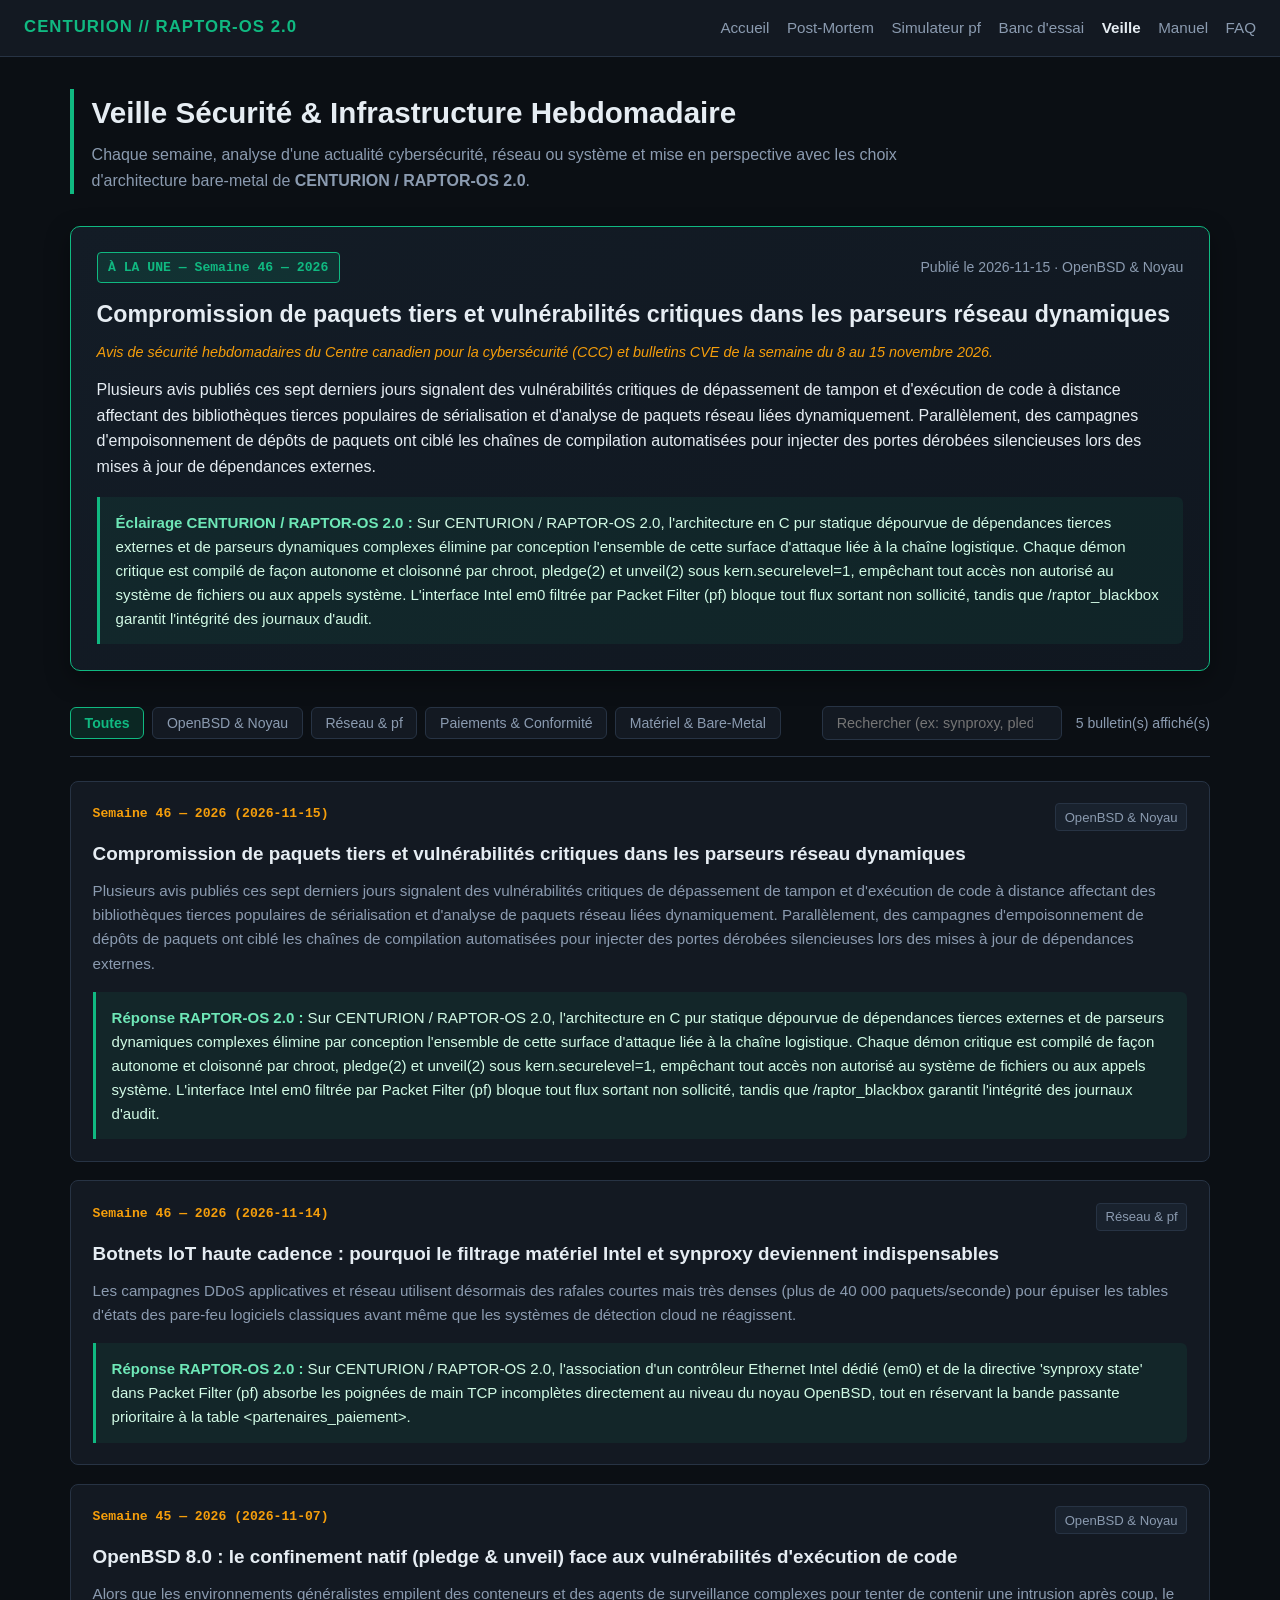
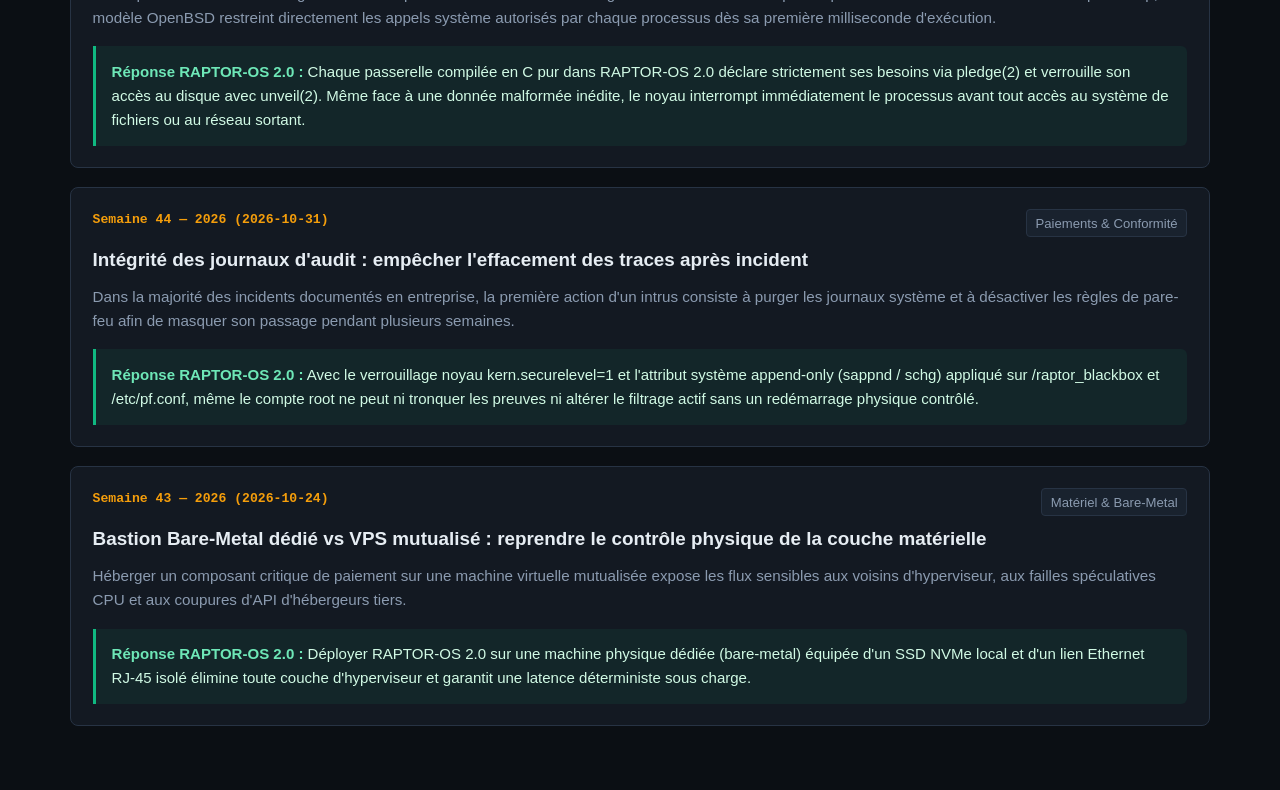
<file: docs/veille.html>
<!DOCTYPE html>
<!-- ==========================================================================
  NOM DU SCRIPT : veille.html
  NUMÉRO DE RÉVISION : Révision 1.0
  BLOC DESCRIPTIF DES INTÉGRATIONS :
  - Vue HTML dédiée à la Veille Sécurité Hebdomadaire de CENTURION / RAPTOR-OS 2.0.
  - Affiche automatiquement le dernier billet hebdomadaire à la une et les
    archives filtrables par catégorie ou mot-clé depuis 'assets/data/veille.json'.
  - Charge de manière isolée 'assets/css/veille.css' et 'assets/js/veille-app.js'.
=========================================================================== -->
<html lang="fr">
<head>
    <meta charset="UTF-8">
    <meta name="viewport" content="width=device-width, initial-scale=1.0">
    <title>Veille Sécurité Hebdomadaire — CENTURION / RAPTOR-OS 2.0</title>
    <link rel="stylesheet" href="assets/css/veille.css">
</head>
<body class="raptor-page">

    <nav class="raptor-nav" aria-label="Navigation principale">
        <a href="index.html" class="raptor-brand">CENTURION // RAPTOR-OS 2.0</a>
        <div class="raptor-links">
            <a href="index.html">Accueil</a>
            <a href="scenarios.html">Post-Mortem</a>
            <a href="simulateur.html">Simulateur pf</a>
            <a href="benchmarks.html">Banc d'essai</a>
            <a href="veille.html" class="active">Veille</a>
            <a href="man.html">Manuel</a>
            <a href="faq.html">FAQ</a>
        </div>
    </nav>

    <main class="vl-container">
        <header class="vl-hero">
            <h1>Veille Sécurité &amp; Infrastructure Hebdomadaire</h1>
            <p>
                Chaque semaine, analyse d'une actualité cybersécurité, réseau ou système et mise en perspective
                avec les choix d'architecture bare-metal de <strong>CENTURION / RAPTOR-OS 2.0</strong>.
            </p>
        </header>

        <section id="veille-featured" class="vl-featured-section" aria-label="Bulletin hebdomadaire à la une"></section>

        <section class="vl-toolbar" aria-label="Filtres et recherche des archives">
            <div id="veille-filters" class="vl-filters"></div>
            <div class="vl-search-group">
                <input type="search" id="veille-search" class="vl-search-input" placeholder="Rechercher (ex: synproxy, pledge, NVMe)..." aria-label="Rechercher dans la veille">
                <span id="veille-counter" class="vl-counter">Chargement...</span>
            </div>
        </section>

        <section id="veille-list" class="vl-grid" aria-live="polite"></section>
    </main>

    <script src="assets/js/veille-app.js" defer></script>
</body>
</html>
</file>
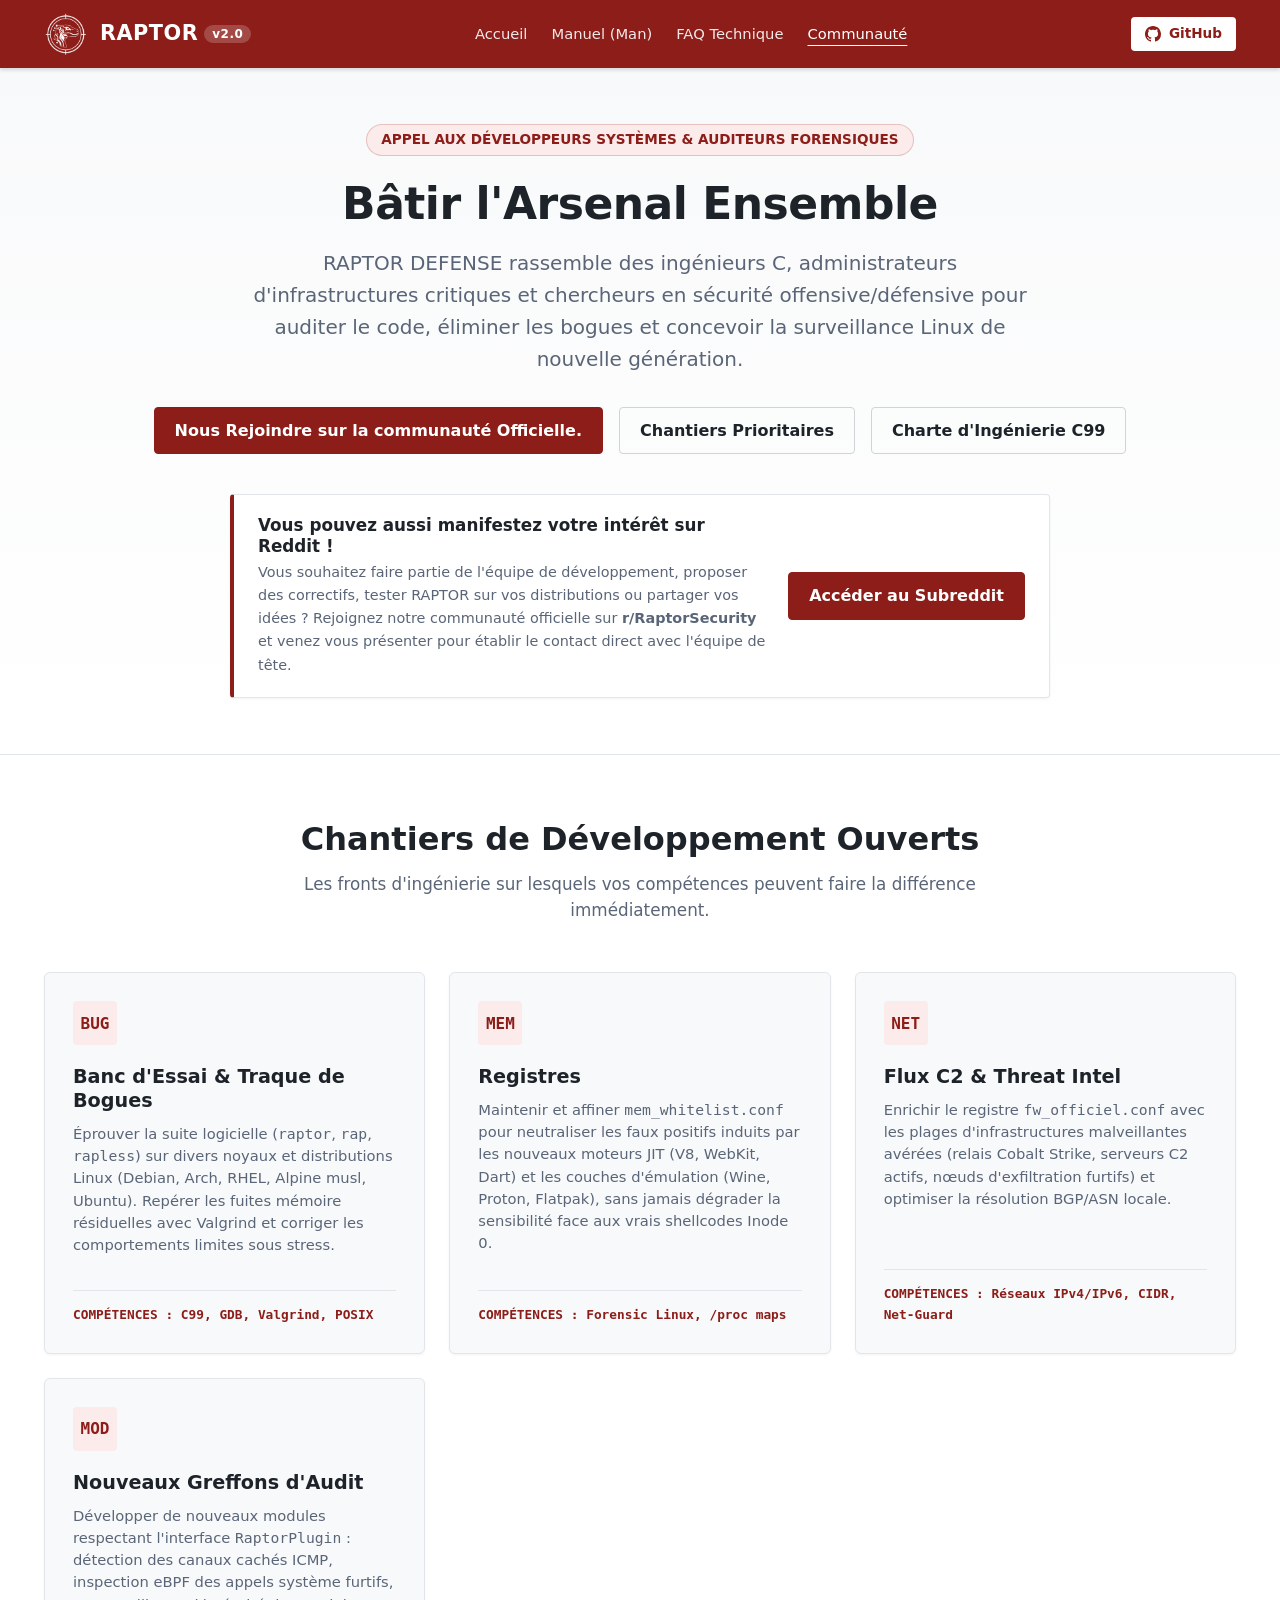
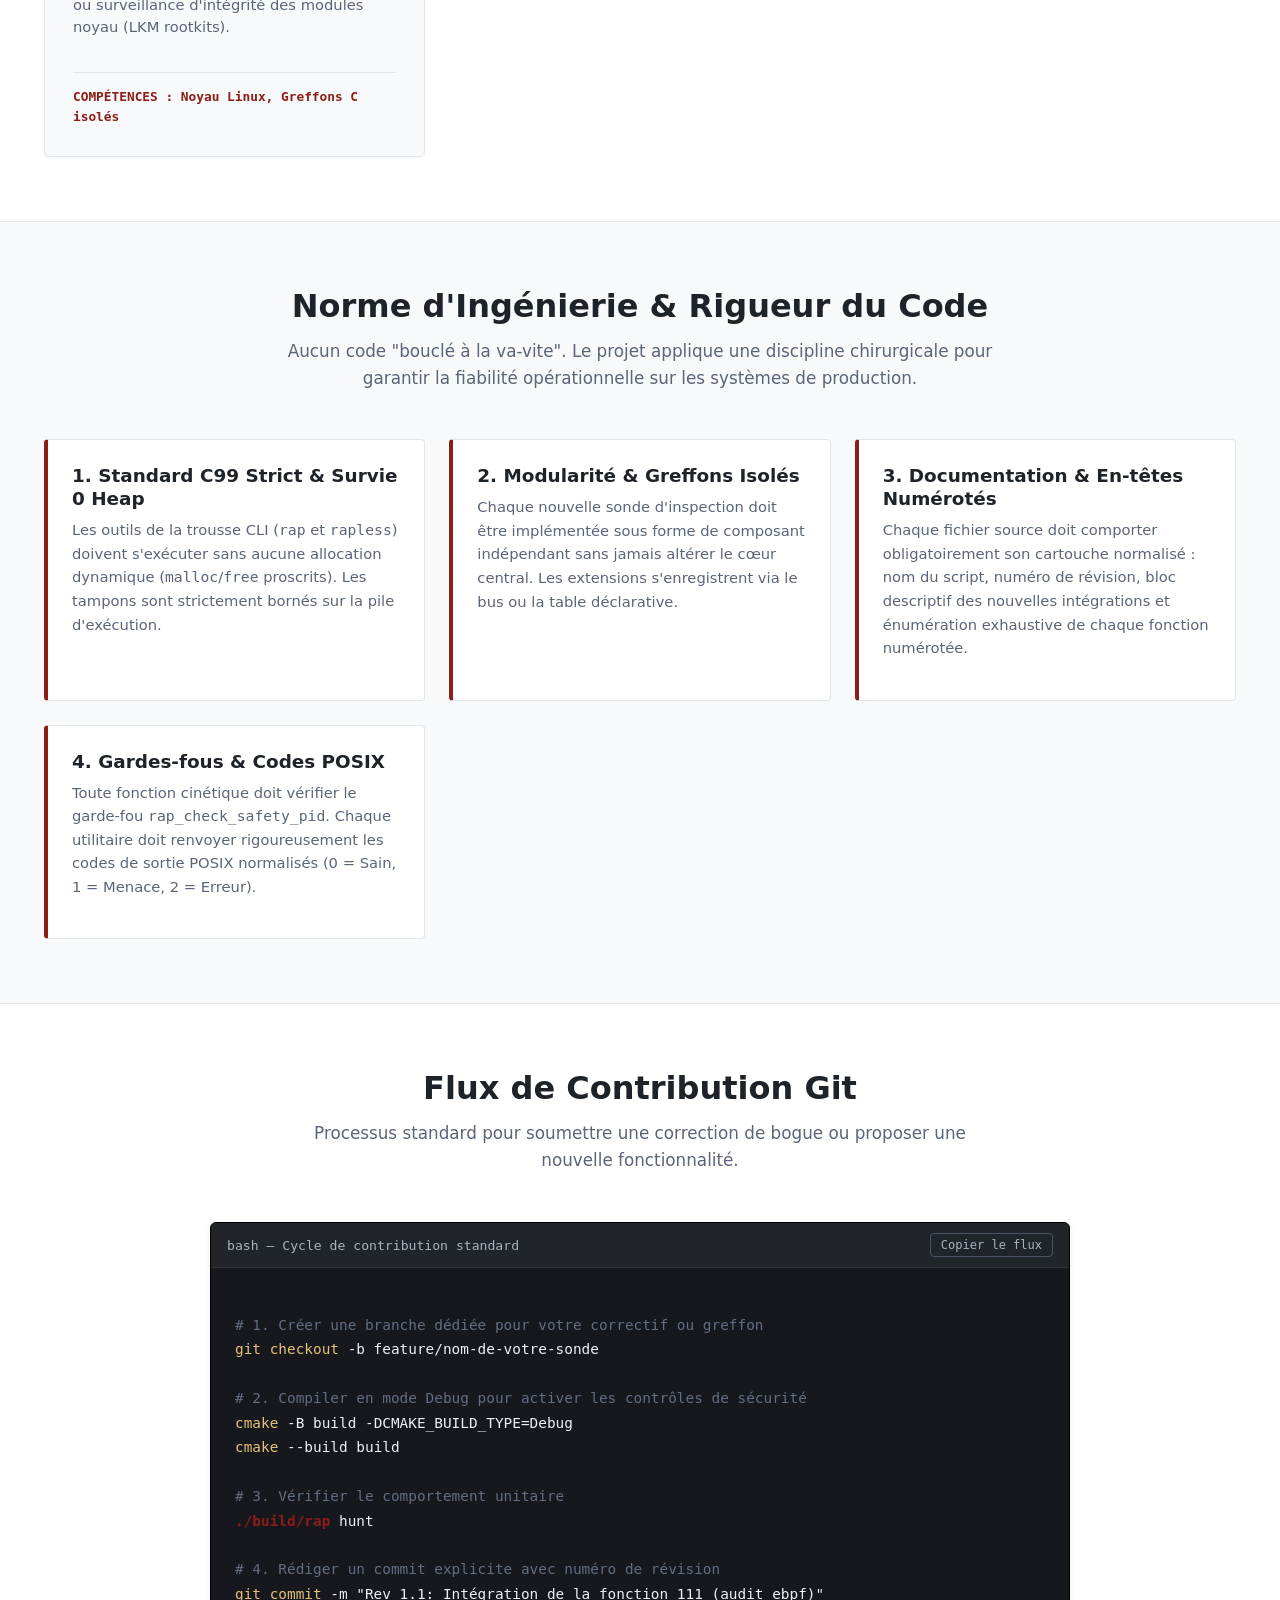
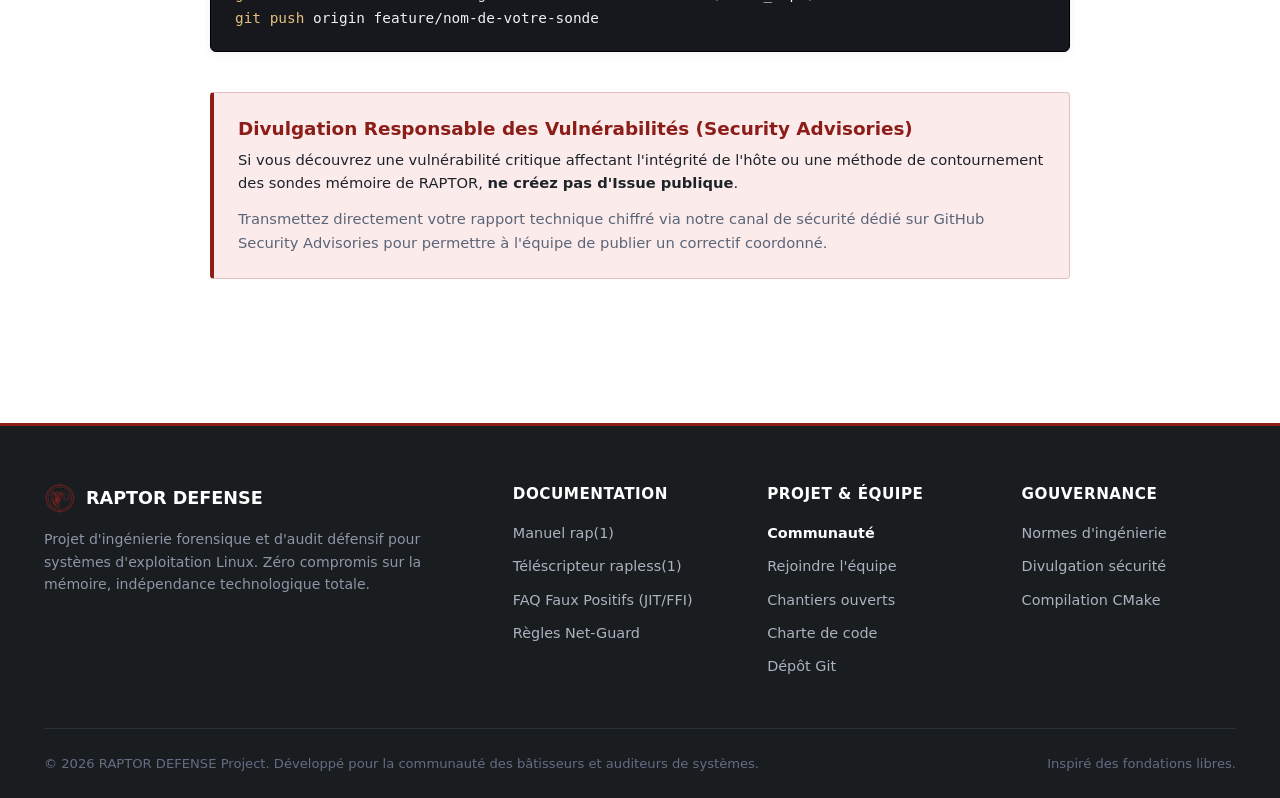
<file: raptor-core/docs/community.html>
<!-- ==========================================================================
 * NOM DU SCRIPT   : docs/community.html
 * RÉVISION        : Rev 1.2
 * PROJET          : RAPTOR DEFENSE v2.0 // Portail Officiel & Hub Développeurs
 * RESPONSABILITÉ  : Espace communautaire, gouvernance, appel aux développeurs C
 *                   et ingénieurs Linux, charte de contribution stricte,
 *                   traque collaborative des bogues et divulgation de sécurité.
 *
 * BLOC DESCRIPTIF DES NOUVELLES INTÉGRATIONS (Rev 1.2) :
 *   - Intégration du canal officiel d'échange et de contact direct via la
 *     communauté Reddit r/RaptorSecurity (https://www.reddit.com/r/RaptorSecurity/).
 *   - Ajout d'un bandeau d'appel invitant les contributeurs à manifester leur
 *     intérêt, présenter leurs compétences et échanger directement avec le projet.
 *   - Ajout du lien Reddit dans les actions principales et le pied de page.
 * ========================================================================== -->
<!DOCTYPE html>
<html lang="fr">
<head>
    <meta charset="UTF-8">
    <meta name="viewport" content="width=device-width, initial-scale=1.0">
    <title>RAPTOR DEFENSE // Hub Communauté & Gouvernance</title>
    <meta name="description" content="Rejoignez l'équipe de développement de RAPTOR DEFENSE : traque de bogues, enrichissement des sondes et ingénierie C99.">
    <link rel="stylesheet" href="css/raptor-core.css">
    <link rel="icon" type="image/png" href="raptor-icon.png">
</head>
<body>

    <!-- ======================================================================
         1. EN-TÊTE INSTITUTIONNEL
         ====================================================================== -->
    <header class="raptor-header">
        <div class="container">
            <a href="index.html" class="raptor-brand">
                <img src="raptor-icon.png" alt="Logo Officiel RAPTOR DEFENSE">
                <span>RAPTOR<span class="version-badge">v2.0</span></span>
            </a>

            <nav class="raptor-nav">
                <a href="index.html">Accueil</a>
                <a href="man.html">Manuel (Man)</a>
                <a href="faq.html">FAQ Technique</a>
                <a href="community.html" class="active">Communauté</a>
            </nav>

            <div class="raptor-header-actions">
                <a href="https://github.com/BINOKUB-GAME/RAPTOR" target="_blank" rel="noopener" class="btn-github">
                    <svg width="16" height="16" viewBox="0 0 24 24" fill="currentColor">
                        <path d="M12 0C5.37 0 0 5.37 0 12c0 5.31 3.435 9.795 8.205 11.385.6.105.825-.255.825-.57 0-.285-.015-1.23-.015-2.235-3.015.555-3.795-.735-4.035-1.41-.135-.345-.72-1.41-1.23-1.695-.42-.225-1.02-.78-.015-.795.945-.015 1.62.87 1.845 1.23 1.08 1.815 2.805 1.305 3.495.99.105-.78.42-1.305.765-1.605-2.67-.3-5.46-1.335-5.46-5.925 0-1.305.465-2.385 1.23-3.225-.12-.3-.54-1.53.12-3.18 0 0 1.005-.315 3.3 1.23.96-.27 1.98-.405 3-.405s2.04.135 3 .405c2.295-1.56 3.3-1.23 3.3-1.23.66 1.65.24 2.88.12 3.18.765.84 1.23 1.905 1.23 3.225 0 4.605-2.805 5.625-5.475 5.925.435.375.81 1.095.81 2.22 0 1.605-.015 2.895-.015 3.3 0 .315.225.69.825.57A12.02 12.02 0 0 0 24 12c0-6.63-5.37-12-12-12z"/>
                    </svg>
                    GitHub
                </a>
            </div>
        </div>
    </header>

    <!-- ======================================================================
         2. BANNIÈRE HERO COMMUNAUTÉ & CONTACT DIRECT
         ====================================================================== -->
    <section class="raptor-hero">
        <div class="container">
            <div class="raptor-hero-badge">
                APPEL AUX DÉVELOPPEURS SYSTÈMES & AUDITEURS FORENSIQUES
            </div>
            <h1>Bâtir l'Arsenal Ensemble</h1>
            <p class="raptor-hero-subtitle">
                RAPTOR DEFENSE rassemble des ingénieurs C, administrateurs d'infrastructures critiques et chercheurs en sécurité offensive/défensive pour auditer le code, éliminer les bogues et concevoir la surveillance Linux de nouvelle génération.
            </p>

            <div class="raptor-hero-actions">
                <a href="https://github.com/BINOKUB-GAME/RAPTOR/discussions" target="_blank" rel="noopener" class="btn-primary">
                    Nous Rejoindre sur la communauté Officielle.
                </a>
                <a href="#chantiers" class="btn-secondary">Chantiers Prioritaires</a>
                <a href="#normes" class="btn-secondary">Charte d'Ingénierie C99</a>
            </div>

            <!-- Encart d'accueil et prise de contact sur Reddit -->
            <div class="raptor-join-banner" style="margin-top: 32px;">
                <div class="raptor-join-content">
                    <h3>Vous pouvez aussi manifestez votre intérêt sur Reddit !</h3>
                    <p>
                        Vous souhaitez faire partie de l'équipe de développement, proposer des correctifs, tester RAPTOR sur vos distributions ou partager vos idées ? Rejoignez notre communauté officielle sur <strong>r/RaptorSecurity</strong> et venez vous présenter pour établir le contact direct avec l'équipe de tête.
                    </p>
                </div>
                <a href="https://www.reddit.com/r/RaptorSecurity/" target="_blank" rel="noopener" class="btn-primary" style="white-space: nowrap;">
                    Accéder au Subreddit
                </a>
            </div>
        </div>
    </section>

    <!-- ======================================================================
         3. CHANTIERS PRIORITAIRES (APPEL AUX CONTRIBUTIONS)
         ====================================================================== -->
    <section class="raptor-section" id="chantiers">
        <div class="container">
            <div class="section-header">
                <h2>Chantiers de Développement Ouverts</h2>
                <p>Les fronts d'ingénierie sur lesquels vos compétences peuvent faire la différence immédiatement.</p>
            </div>

            <div class="cards-grid">
                <!-- Chantier 1 -->
                <div class="raptor-card">
                    <div class="card-icon">BUG</div>
                    <h3>Banc d'Essai & Traque de Bogues</h3>
                    <p>
                        Éprouver la suite logicielle (<code>raptor</code>, <code>rap</code>, <code>rapless</code>) sur divers noyaux et distributions Linux (Debian, Arch, RHEL, Alpine musl, Ubuntu). Repérer les fuites mémoire résiduelles avec Valgrind et corriger les comportements limites sous stress.
                    </p>
                    <div class="card-footer-tag">COMPÉTENCES : C99, GDB, Valgrind, POSIX</div>
                </div>

                <!-- Chantier 2 -->
                <div class="raptor-card">
                    <div class="card-icon">MEM</div>
                    <h3>Registres</h3>
                    <p>
                        Maintenir et affiner <code>mem_whitelist.conf</code> pour neutraliser les faux positifs induits par les nouveaux moteurs JIT (V8, WebKit, Dart) et les couches d'émulation (Wine, Proton, Flatpak), sans jamais dégrader la sensibilité face aux vrais shellcodes Inode 0.
                    </p>
                    <div class="card-footer-tag">COMPÉTENCES : Forensic Linux, /proc maps</div>
                </div>

                <!-- Chantier 3 -->
                <div class="raptor-card">
                    <div class="card-icon">NET</div>
                    <h3>Flux C2 & Threat Intel</h3>
                    <p>
                        Enrichir le registre <code>fw_officiel.conf</code> avec les plages d'infrastructures malveillantes avérées (relais Cobalt Strike, serveurs C2 actifs, nœuds d'exfiltration furtifs) et optimiser la résolution BGP/ASN locale.
                    </p>
                    <div class="card-footer-tag">COMPÉTENCES : Réseaux IPv4/IPv6, CIDR, Net-Guard</div>
                </div>

                <!-- Chantier 4 -->
                <div class="raptor-card">
                    <div class="card-icon">MOD</div>
                    <h3>Nouveaux Greffons d'Audit</h3>
                    <p>
                        Développer de nouveaux modules respectant l'interface <code>RaptorPlugin</code> : détection des canaux cachés ICMP, inspection eBPF des appels système furtifs, ou surveillance d'intégrité des modules noyau (LKM rootkits).
                    </p>
                    <div class="card-footer-tag">COMPÉTENCES : Noyau Linux, Greffons C isolés</div>
                </div>
            </div>
        </div>
    </section>

    <!-- ======================================================================
         4. NORMES D'INGÉNIERIE & CHARTE DE CODE STRICTE
         ====================================================================== -->
    <section class="raptor-section" id="normes" style="background-color: var(--color-bg-surface); border-top: 1px solid var(--color-border); border-bottom: 1px solid var(--color-border);">
        <div class="container">
            <div class="section-header">
                <h2>Norme d'Ingénierie & Rigueur du Code</h2>
                <p>Aucun code "bouclé à la va-vite". Le projet applique une discipline chirurgicale pour garantir la fiabilité opérationnelle sur les systèmes de production.</p>
            </div>

            <div style="display: grid; grid-template-columns: repeat(auto-fit, minmax(320px, 1fr)); gap: 24px;">
                <div style="background-color: #FFFFFF; border: 1px solid var(--color-border); border-left: 4px solid var(--color-primary-red); padding: 24px; border-radius: var(--border-radius-sm);">
                    <h3 style="font-size: 1.15rem; margin-bottom: 8px;">1. Standard C99 Strict & Survie 0 Heap</h3>
                    <p style="font-size: 0.92rem; color: var(--color-text-muted); line-height: 1.6;">
                        Les outils de la trousse CLI (<code>rap</code> et <code>rapless</code>) doivent s'exécuter sans aucune allocation dynamique (<code>malloc</code>/<code>free</code> proscrits). Les tampons sont strictement bornés sur la pile d'exécution.
                    </p>
                </div>

                <div style="background-color: #FFFFFF; border: 1px solid var(--color-border); border-left: 4px solid var(--color-primary-red); padding: 24px; border-radius: var(--border-radius-sm);">
                    <h3 style="font-size: 1.15rem; margin-bottom: 8px;">2. Modularité & Greffons Isolés</h3>
                    <p style="font-size: 0.92rem; color: var(--color-text-muted); line-height: 1.6;">
                        Chaque nouvelle sonde d'inspection doit être implémentée sous forme de composant indépendant sans jamais altérer le cœur central. Les extensions s'enregistrent via le bus ou la table déclarative.
                    </p>
                </div>

                <div style="background-color: #FFFFFF; border: 1px solid var(--color-border); border-left: 4px solid var(--color-primary-red); padding: 24px; border-radius: var(--border-radius-sm);">
                    <h3 style="font-size: 1.15rem; margin-bottom: 8px;">3. Documentation & En-têtes Numérotés</h3>
                    <p style="font-size: 0.92rem; color: var(--color-text-muted); line-height: 1.6;">
                        Chaque fichier source doit comporter obligatoirement son cartouche normalisé : nom du script, numéro de révision, bloc descriptif des nouvelles intégrations et énumération exhaustive de chaque fonction numérotée.
                    </p>
                </div>

                <div style="background-color: #FFFFFF; border: 1px solid var(--color-border); border-left: 4px solid var(--color-primary-red); padding: 24px; border-radius: var(--border-radius-sm);">
                    <h3 style="font-size: 1.15rem; margin-bottom: 8px;">4. Gardes-fous & Codes POSIX</h3>
                    <p style="font-size: 0.92rem; color: var(--color-text-muted); line-height: 1.6;">
                        Toute fonction cinétique doit vérifier le garde-fou <code>rap_check_safety_pid</code>. Chaque utilitaire doit renvoyer rigoureusement les codes de sortie POSIX normalisés (0 = Sain, 1 = Menace, 2 = Erreur).
                    </p>
                </div>
            </div>
        </div>
    </section>

    <!-- ======================================================================
         5. WORKFLOW GIT & PARTICIPATION
         ====================================================================== -->
    <section class="raptor-section">
        <div class="container">
            <div class="section-header">
                <h2>Flux de Contribution Git</h2>
                <p>Processus standard pour soumettre une correction de bogue ou proposer une nouvelle fonctionnalité.</p>
            </div>

            <div class="man-viewer-box" style="max-width: 860px; margin: 0 auto 40px auto;">
                <div class="man-viewer-header">
                    <span class="man-viewer-title">bash — Cycle de contribution standard</span>
                    <button class="man-btn-copy" onclick="navigator.clipboard.writeText('git checkout -b feature/nom-de-votre-sonde\ncmake -B build -DCMAKE_BUILD_TYPE=Debug\ncmake --build build\nctest --test-dir build\ngit commit -m \'Rev 1.1: Intégration de la fonction 111 (audit_ebpf)\'')">Copier le flux</button>
                </div>
                <div class="man-content" style="padding: 20px 24px;">
<span style="color: #636D83;"># 1. Créer une branche dédiée pour votre correctif ou greffon</span>
<span style="color: #E5C07B;">git checkout</span> -b feature/nom-de-votre-sonde

<span style="color: #636D83;"># 2. Compiler en mode Debug pour activer les contrôles de sécurité</span>
<span style="color: #E5C07B;">cmake</span> -B build -DCMAKE_BUILD_TYPE=Debug
<span style="color: #E5C07B;">cmake</span> --build build

<span style="color: #636D83;"># 3. Vérifier le comportement unitaire</span>
<span style="color: #8C1D18; font-weight: bold;">./build/rap</span> hunt

<span style="color: #636D83;"># 4. Rédiger un commit explicite avec numéro de révision</span>
<span style="color: #E5C07B;">git commit</span> -m "Rev 1.1: Intégration de la fonction 111 (audit_ebpf)"
<span style="color: #E5C07B;">git push</span> origin feature/nom-de-votre-sonde</div>
            </div>

            <!-- Signalement de sécurité -->
            <div id="securite" style="max-width: 860px; margin: 0 auto; background-color: var(--color-subtle-red); border: 1px solid rgba(140, 29, 24, 0.2); border-left: 4px solid var(--color-primary-red); padding: 24px; border-radius: var(--border-radius-sm);">
                <h3 style="color: var(--color-primary-red); font-size: 1.15rem; margin-bottom: 8px;">Divulgation Responsable des Vulnérabilités (Security Advisories)</h3>
                <p style="font-size: 0.92rem; color: var(--color-text-main); margin-bottom: 12px; line-height: 1.6;">
                    Si vous découvrez une vulnérabilité critique affectant l'intégrité de l'hôte ou une méthode de contournement des sondes mémoire de RAPTOR, <strong>ne créez pas d'Issue publique</strong>.
                </p>
                <p style="font-size: 0.92rem; color: var(--color-text-muted); margin-bottom: 0;">
                    Transmettez directement votre rapport technique chiffré via notre canal de sécurité dédié sur GitHub Security Advisories pour permettre à l'équipe de publier un correctif coordonné.
                </p>
            </div>
        </div>
    </section>

    <!-- ======================================================================
         6. PIED DE PAGE INSTITUTIONNEL
         ====================================================================== -->
    <footer class="raptor-footer">
        <div class="container">
            <div class="footer-grid">
                <div class="footer-col">
                    <div style="display: flex; align-items: center; gap: 10px; margin-bottom: 14px;">
                        <img src="raptor-icon.png" alt="RAPTOR Logo" style="height: 32px; width: 32px; border-radius: 50%;">
                        <span style="color: #FFFFFF; font-weight: 700; font-size: 1.1rem;">RAPTOR DEFENSE</span>
                    </div>
                    <p style="font-size: 0.88rem; line-height: 1.6; color: #8C96A5;">
                        Projet d'ingénierie forensique et d'audit défensif pour systèmes d'exploitation Linux. Zéro compromis sur la mémoire, indépendance technologique totale.
                    </p>
                </div>

                <div class="footer-col">
                    <h5>Documentation</h5>
                    <ul>
                        <li><a href="man.html">Manuel rap(1)</a></li>
                        <li><a href="man.html#rapless">Téléscripteur rapless(1)</a></li>
                        <li><a href="faq.html">FAQ Faux Positifs (JIT/FFI)</a></li>
                        <li><a href="faq.html#netguard">Règles Net-Guard</a></li>
                    </ul>
                </div>

                <div class="footer-col">
                    <h5>Projet & Équipe</h5>
                    <ul>
                        <li><a href="https://github.com/BINOKUB-GAME/RAPTOR/discussions" target="_blank" rel="noopener" style="color: #FFFFFF; font-weight: 600;">Communauté</a></li>
                        <li><a href="community.html">Rejoindre l'équipe</a></li>
                        <li><a href="community.html#chantiers">Chantiers ouverts</a></li>
                        <li><a href="community.html#normes">Charte de code</a></li>
                        <li><a href="https://github.com/BINOKUB-GAME/RAPTOR" target="_blank" rel="noopener">Dépôt Git</a></li>
                    </ul>
                </div>

                <div class="footer-col">
                    <h5>Gouvernance</h5>
                    <ul>
                        <li><a href="#normes">Normes d'ingénierie</a></li>
                        <li><a href="#securite">Divulgation sécurité</a></li>
                        <li><a href="index.html#compilation">Compilation CMake</a></li>
                    </ul>
                </div>
            </div>

            <div class="footer-bottom">
                <div>
                    &copy; 2026 RAPTOR DEFENSE Project. Développé pour la communauté des bâtisseurs et auditeurs de systèmes.
                </div>
                <div>
                    Inspiré des fondations libres.
                </div>
            </div>
        </div>
    </footer>

</body>
</html>
</file>
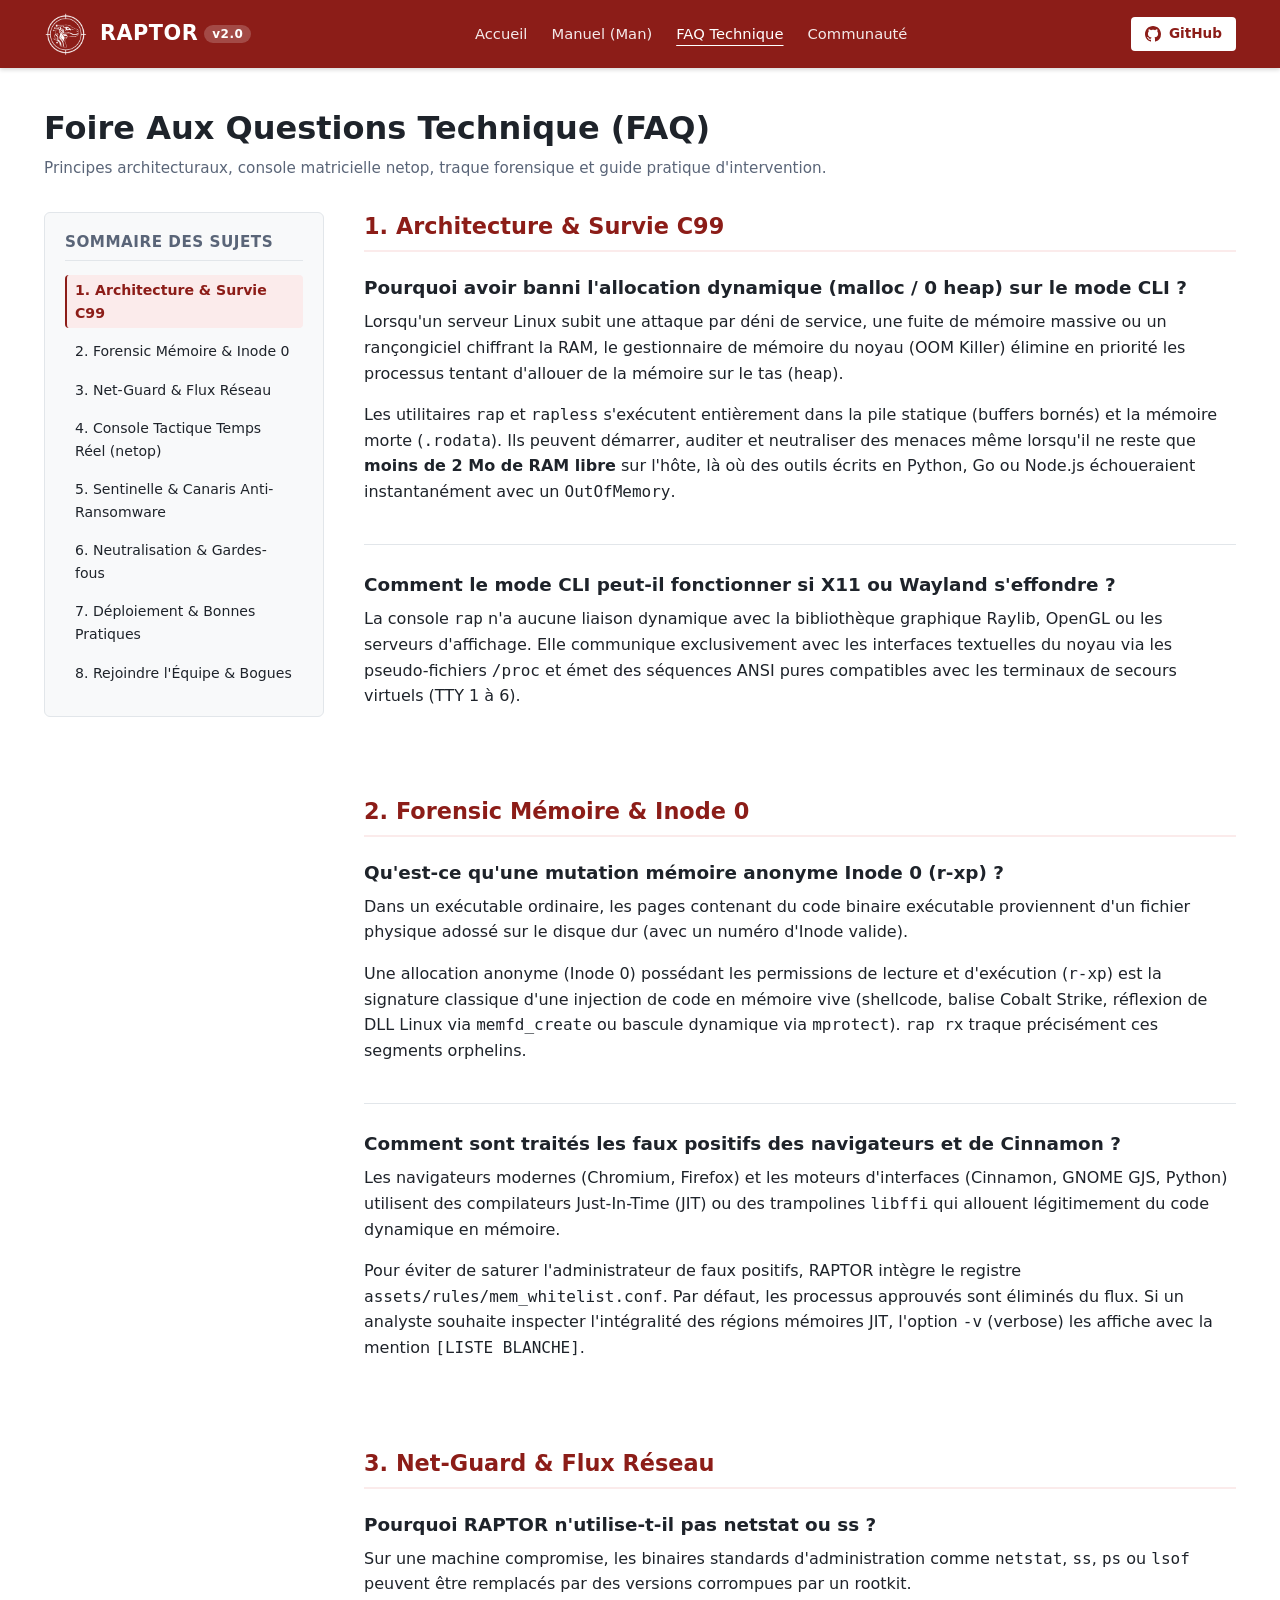
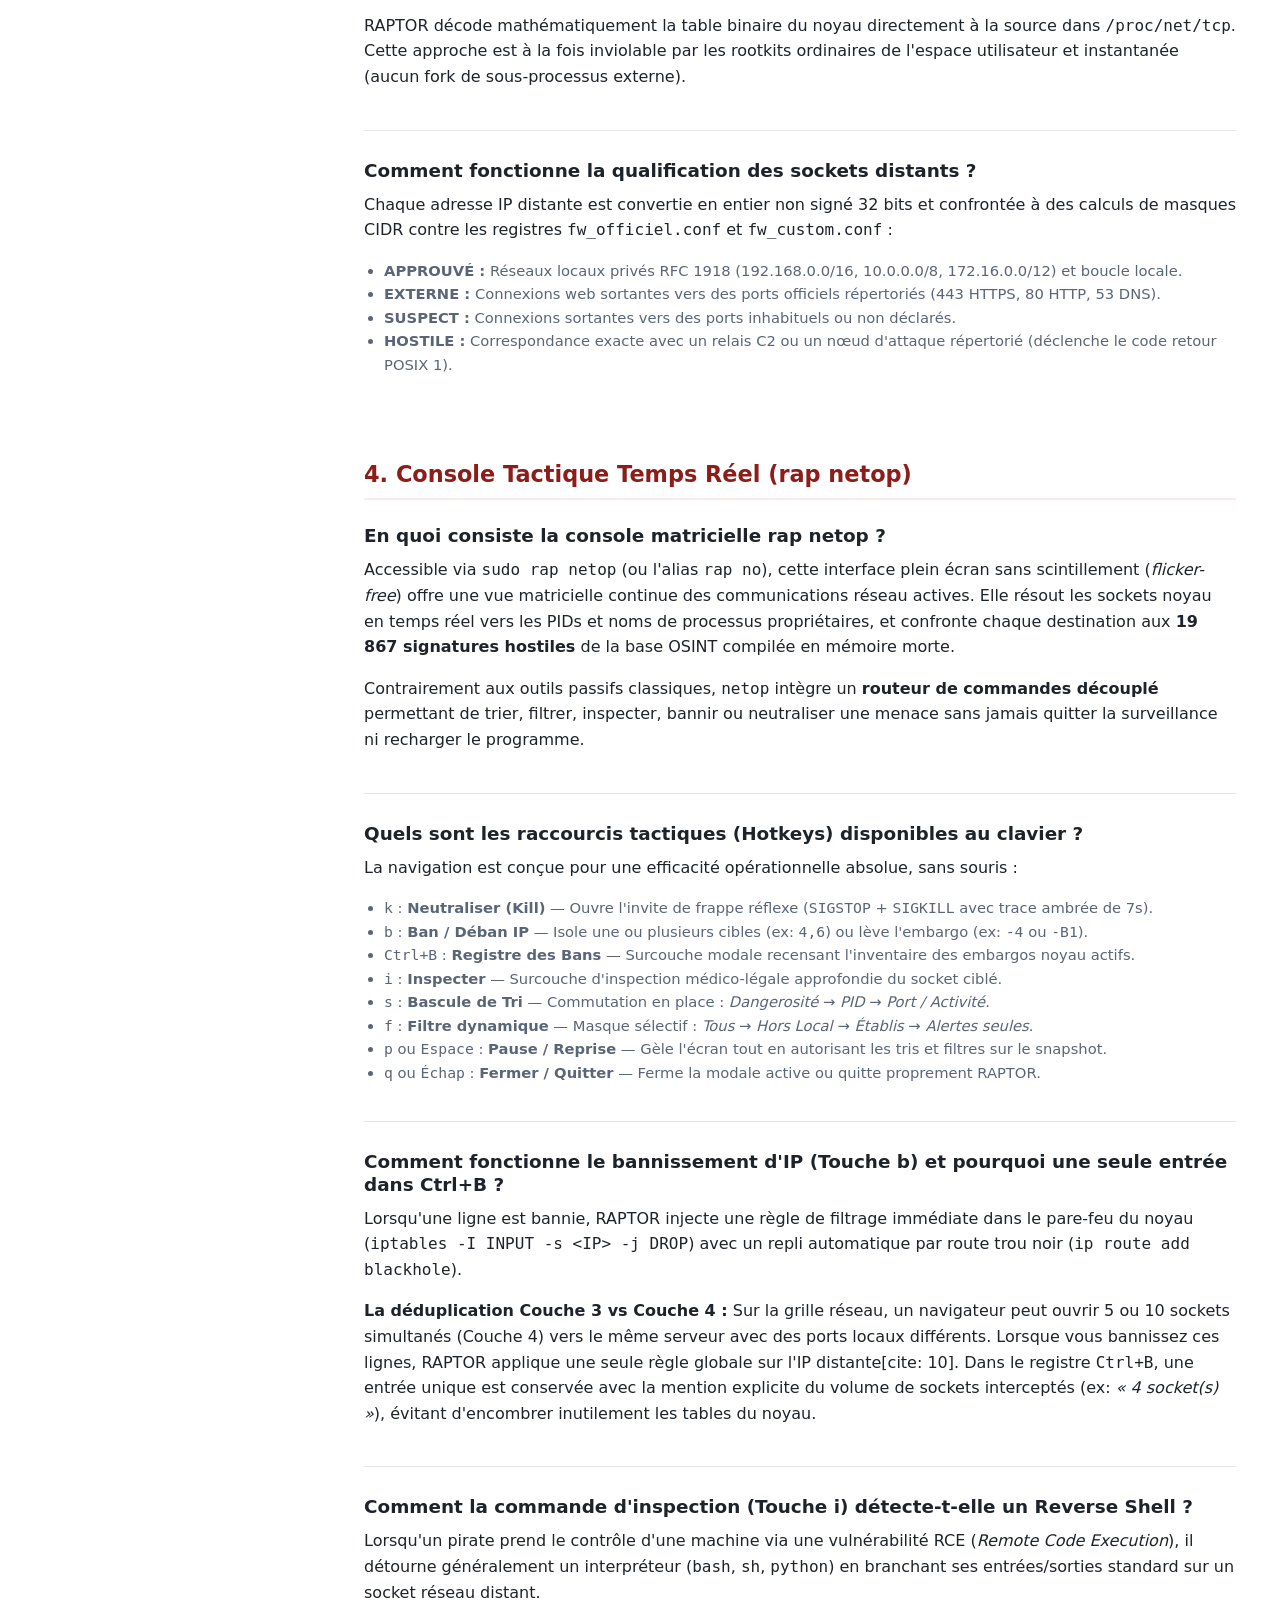
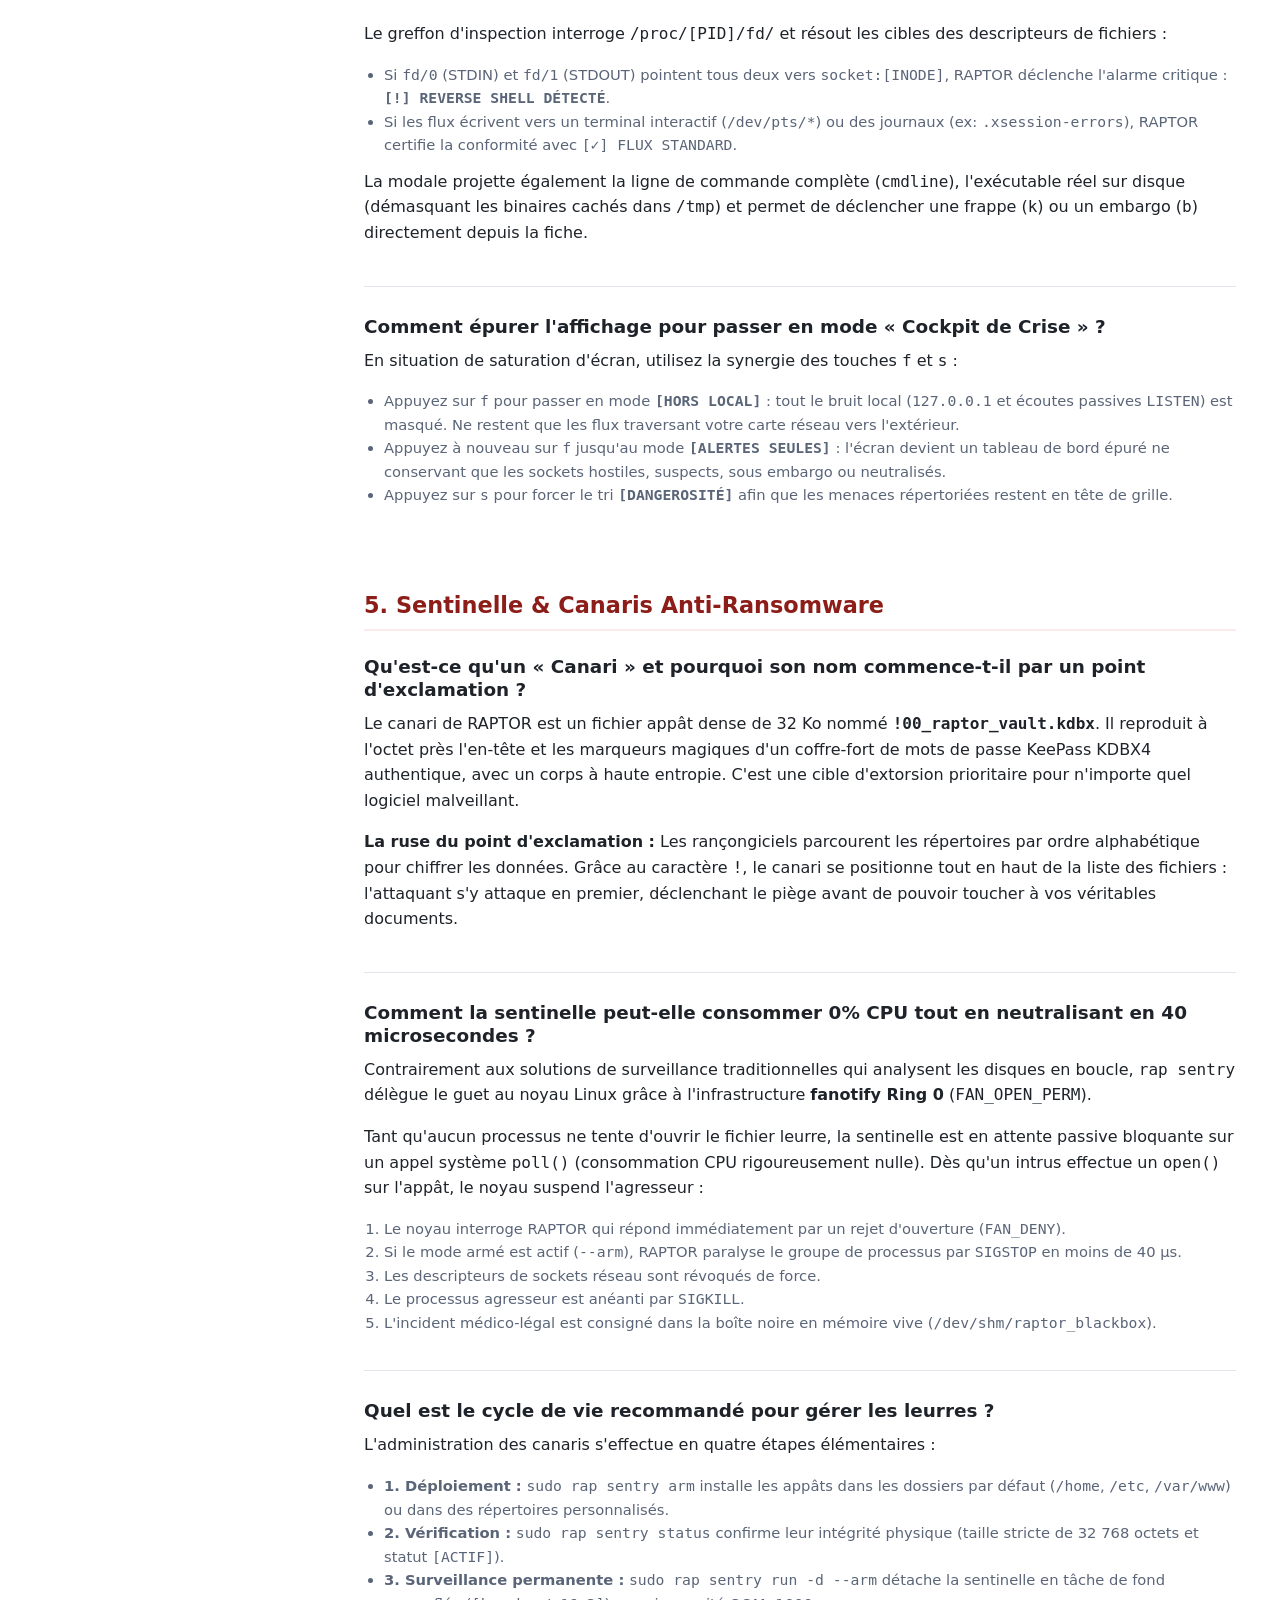
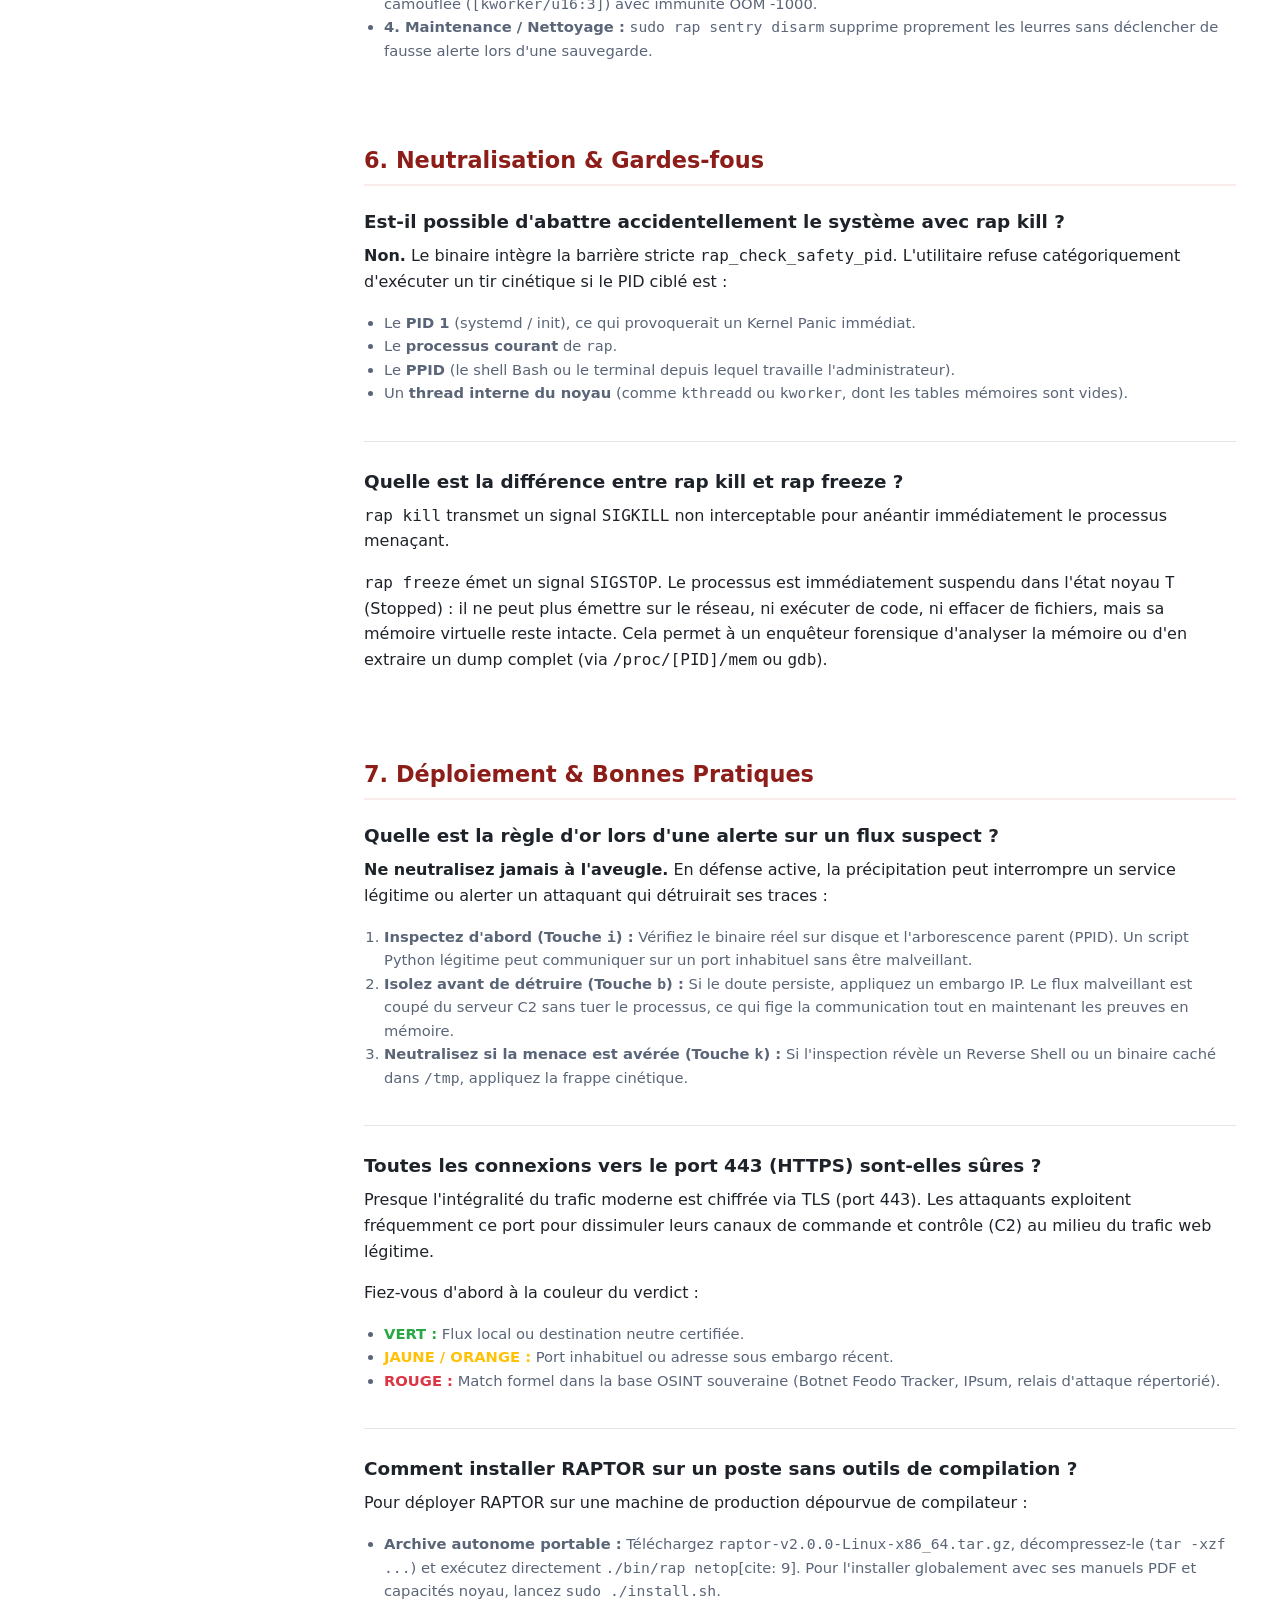
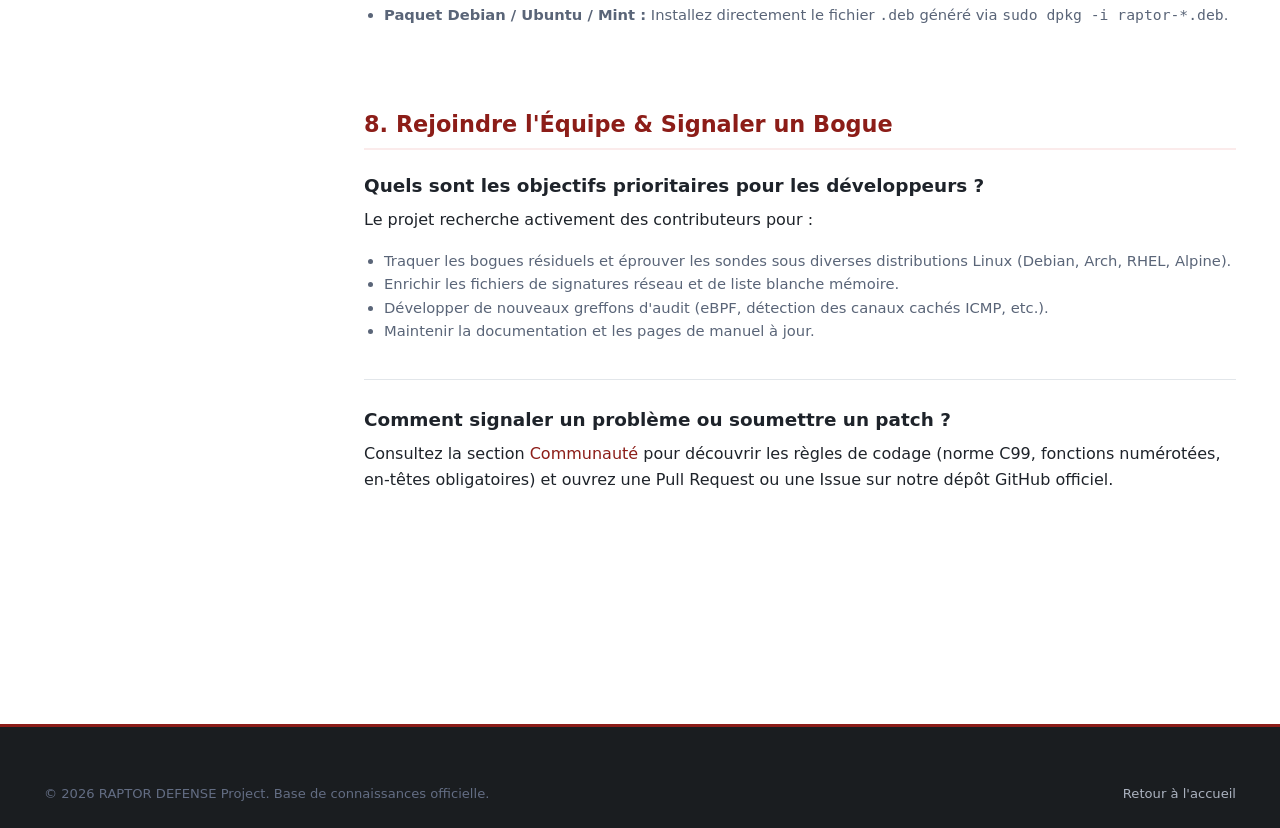
<file: raptor-core/docs/faq.html>
<!-- ==========================================================================
 * NOM DU SCRIPT   : docs/faq.html
 * RÉVISION        : Rev 1.2 (2026-10-27)
 * PROJET          : RAPTOR DEFENSE v2.0 // Portail Officiel & Hub Développeurs
 * RESPONSABILITÉ  : Base de connaissances technique et foire aux questions (FAQ).
 *
 * BLOC DESCRIPTIF DES NOUVELLES INTÉGRATIONS (Rev 1.2) :
 *   - Intégration de la section 4 dédiée à la console tactique temps réel 'rap netop'
 *     (raccourcis k, b, Ctrl+B, i, s, f, traque des reverse shells, modales 0-heap).
 *   - Intégration de la section 5 dédiée au bouclier anti-rançongiciel 'rap sentry'
 *     (fonctionnement des canaris !00_raptor_vault.kdbx, fanotify Ring 0, cycle arm/disarm).
 *   - Ajout de la section 7 sur les bonnes pratiques d'intervention et le déploiement
 *     portable (.tar.gz, install.sh, paquet .deb).
 * ========================================================================== -->
<!DOCTYPE html>
<html lang="fr">
<head>
    <meta charset="UTF-8">
    <meta name="viewport" content="width=device-width, initial-scale=1.0">
    <title>RAPTOR DEFENSE // Foire Aux Questions Technique (FAQ)</title>
    <meta name="description" content="Base de connaissances technique de RAPTOR DEFENSE : architecture C99, gestion de la mémoire, console tactique netop, Net-Guard et guide développeur.">
    <link rel="stylesheet" href="css/raptor-core.css">
    <link rel="icon" type="image/png" href="raptor-icon.png">
</head>
<body>

    <!-- ======================================================================
         1. EN-TÊTE INSTITUTIONNEL
         ====================================================================== -->
    <header class="raptor-header">
        <div class="container">
            <a href="index.html" class="raptor-brand">
                <img src="raptor-icon.png" alt="Logo Officiel RAPTOR DEFENSE">
                <span>RAPTOR<span class="version-badge">v2.0</span></span>
            </a>

            <nav class="raptor-nav">
                <a href="index.html">Accueil</a>
                <a href="man.html">Manuel (Man)</a>
                <a href="faq.html" class="active">FAQ Technique</a>
                <a href="community.html">Communauté</a>
            </nav>

            <div class="raptor-header-actions">
                <a href="https://github.com/BINOKUB-GAME/RAPTOR" target="_blank" rel="noopener" class="btn-github">
                    <svg width="16" height="16" viewBox="0 0 24 24" fill="currentColor">
                        <path d="M12 0C5.37 0 0 5.37 0 12c0 5.31 3.435 9.795 8.205 11.385.6.105.825-.255.825-.57 0-.285-.015-1.23-.015-2.235-3.015.555-3.795-.735-4.035-1.41-.135-.345-.72-1.41-1.23-1.695-.42-.225-1.02-.78-.015-.795.945-.015 1.62.87 1.845 1.23 1.08 1.815 2.805 1.305 3.495.99.105-.78.42-1.305.765-1.605-2.67-.3-5.46-1.335-5.46-5.925 0-1.305.465-2.385 1.23-3.225-.12-.3-.54-1.53.12-3.18 0 0 1.005-.315 3.3 1.23.96-.27 1.98-.405 3-.405s2.04.135 3 .405c2.295-1.56 3.3-1.23 3.3-1.23.66 1.65.24 2.88.12 3.18.765.84 1.23 1.905 1.23 3.225 0 4.605-2.805 5.625-5.475 5.925.435.375.81 1.095.81 2.22 0 1.605-.015 2.895-.015 3.3 0 .315.225.69.825.57A12.02 12.02 0 0 0 24 12c0-6.63-5.37-12-12-12z"/>
                    </svg>
                    GitHub
                </a>
            </div>
        </div>
    </header>

    <!-- ======================================================================
         2. DISPOSITION DOUBLE COLONNE : FAQ & SOMMAIRE FLOTTANT
         ====================================================================== -->
    <main class="raptor-section" style="padding-top: 40px;">
        <div class="container">
            <div style="margin-bottom: 32px;">
                <h1 style="font-size: 2rem; margin-bottom: 8px;">Foire Aux Questions Technique (FAQ)</h1>
                <p style="color: var(--color-text-muted); font-size: 0.95rem;">
                    Principes architecturaux, console matricielle netop, traque forensique et guide pratique d'intervention.
                </p>
            </div>

            <div class="faq-layout">
                <!-- Colonne latérale : Sommaire dynamique (Sticky TOC) -->
                <aside class="faq-sidebar">
                    <h4>Sommaire des Sujets</h4>
                    <ul class="faq-toc-list" id="faqToc">
                        <li><a href="#faq-intro" class="active">1. Architecture & Survie C99</a></li>
                        <li><a href="#faq-mem">2. Forensic Mémoire & Inode 0</a></li>
                        <li><a href="#faq-net">3. Net-Guard & Flux Réseau</a></li>
                        <li><a href="#faq-netop">4. Console Tactique Temps Réel (netop)</a></li>
                        <li><a href="#faq-sentry">5. Sentinelle & Canaris Anti-Ransomware</a></li>
                        <li><a href="#faq-cinetique">6. Neutralisation & Gardes-fous</a></li>
                        <li><a href="#faq-usage">7. Déploiement & Bonnes Pratiques</a></li>
                        <li><a href="#faq-contrib">8. Rejoindre l'Équipe & Bogues</a></li>
                    </ul>
                </aside>

                <!-- Colonne principale : Articles et réponses d'ingénierie -->
                <section class="faq-content">
                    
                    <!-- GROUPE 1 -->
                    <div class="faq-group" id="faq-intro">
                        <h3>1. Architecture & Survie C99</h3>
                        
                        <div class="faq-item">
                            <h4>Pourquoi avoir banni l'allocation dynamique (malloc / 0 heap) sur le mode CLI ?</h4>
                            <p>
                                Lorsqu'un serveur Linux subit une attaque par déni de service, une fuite de mémoire massive ou un rançongiciel chiffrant la RAM, le gestionnaire de mémoire du noyau (OOM Killer) élimine en priorité les processus tentant d'allouer de la mémoire sur le tas (<code>heap</code>).
                            </p>
                            <p>
                                Les utilitaires <code>rap</code> et <code>rapless</code> s'exécutent entièrement dans la pile statique (buffers bornés) et la mémoire morte (<code>.rodata</code>). Ils peuvent démarrer, auditer et neutraliser des menaces même lorsqu'il ne reste que <strong>moins de 2 Mo de RAM libre</strong> sur l'hôte, là où des outils écrits en Python, Go ou Node.js échoueraient instantanément avec un <code>OutOfMemory</code>.
                            </p>
                        </div>

                        <div class="faq-item">
                            <h4>Comment le mode CLI peut-il fonctionner si X11 ou Wayland s'effondre ?</h4>
                            <p>
                                La console <code>rap</code> n'a aucune liaison dynamique avec la bibliothèque graphique Raylib, OpenGL ou les serveurs d'affichage. Elle communique exclusivement avec les interfaces textuelles du noyau via les pseudo-fichiers <code>/proc</code> et émet des séquences ANSI pures compatibles avec les terminaux de secours virtuels (TTY 1 à 6).
                            </p>
                        </div>
                    </div>

                    <!-- GROUPE 2 -->
                    <div class="faq-group" id="faq-mem">
                        <h3>2. Forensic Mémoire & Inode 0</h3>

                        <div class="faq-item">
                            <h4>Qu'est-ce qu'une mutation mémoire anonyme Inode 0 (r-xp) ?</h4>
                            <p>
                                Dans un exécutable ordinaire, les pages contenant du code binaire exécutable proviennent d'un fichier physique adossé sur le disque dur (avec un numéro d'Inode valide). 
                            </p>
                            <p>
                                Une allocation anonyme (Inode 0) possédant les permissions de lecture et d'exécution (<code>r-xp</code>) est la signature classique d'une injection de code en mémoire vive (shellcode, balise Cobalt Strike, réflexion de DLL Linux via <code>memfd_create</code> ou bascule dynamique via <code>mprotect</code>). <code>rap rx</code> traque précisément ces segments orphelins.
                            </p>
                        </div>

                        <div class="faq-item">
                            <h4>Comment sont traités les faux positifs des navigateurs et de Cinnamon ?</h4>
                            <p>
                                Les navigateurs modernes (Chromium, Firefox) et les moteurs d'interfaces (Cinnamon, GNOME GJS, Python) utilisent des compilateurs Just-In-Time (JIT) ou des trampolines <code>libffi</code> qui allouent légitimement du code dynamique en mémoire.
                            </p>
                            <p>
                                Pour éviter de saturer l'administrateur de faux positifs, RAPTOR intègre le registre <code>assets/rules/mem_whitelist.conf</code>. Par défaut, les processus approuvés sont éliminés du flux. Si un analyste souhaite inspecter l'intégralité des régions mémoires JIT, l'option <code>-v</code> (verbose) les affiche avec la mention <code>[LISTE BLANCHE]</code>.
                            </p>
                        </div>
                    </div>

                    <!-- GROUPE 3 -->
                    <div class="faq-group" id="faq-net">
                        <h3>3. Net-Guard & Flux Réseau</h3>

                        <div class="faq-item">
                            <h4>Pourquoi RAPTOR n'utilise-t-il pas netstat ou ss ?</h4>
                            <p>
                                Sur une machine compromise, les binaires standards d'administration comme <code>netstat</code>, <code>ss</code>, <code>ps</code> ou <code>lsof</code> peuvent être remplacés par des versions corrompues par un rootkit.
                            </p>
                            <p>
                                RAPTOR décode mathématiquement la table binaire du noyau directement à la source dans <code>/proc/net/tcp</code>. Cette approche est à la fois inviolable par les rootkits ordinaires de l'espace utilisateur et instantanée (aucun fork de sous-processus externe).
                            </p>
                        </div>

                        <div class="faq-item">
                            <h4>Comment fonctionne la qualification des sockets distants ?</h4>
                            <p>
                                Chaque adresse IP distante est convertie en entier non signé 32 bits et confrontée à des calculs de masques CIDR contre les registres <code>fw_officiel.conf</code> et <code>fw_custom.conf</code> :
                            </p>
                            <ul style="margin-left: 20px; margin-bottom: 12px; font-size: 0.92rem; color: var(--color-text-muted);">
                                <li><strong>APPROUVÉ :</strong> Réseaux locaux privés RFC 1918 (192.168.0.0/16, 10.0.0.0/8, 172.16.0.0/12) et boucle locale.</li>
                                <li><strong>EXTERNE :</strong> Connexions web sortantes vers des ports officiels répertoriés (443 HTTPS, 80 HTTP, 53 DNS).</li>
                                <li><strong>SUSPECT :</strong> Connexions sortantes vers des ports inhabituels ou non déclarés.</li>
                                <li><strong>HOSTILE :</strong> Correspondance exacte avec un relais C2 ou un nœud d'attaque répertorié (déclenche le code retour POSIX 1).</li>
                            </ul>
                        </div>
                    </div>

                    <!-- GROUPE 4 -->
                    <div class="faq-group" id="faq-netop">
                        <h3>4. Console Tactique Temps Réel (rap netop)</h3>

                        <div class="faq-item">
                            <h4>En quoi consiste la console matricielle rap netop ?</h4>
                            <p>
                                Accessible via <code>sudo rap netop</code> (ou l'alias <code>rap no</code>), cette interface plein écran sans scintillement (<em>flicker-free</em>) offre une vue matricielle continue des communications réseau actives. Elle résout les sockets noyau en temps réel vers les PIDs et noms de processus propriétaires, et confronte chaque destination aux <strong>19 867 signatures hostiles</strong> de la base OSINT compilée en mémoire morte.
                            </p>
                            <p>
                                Contrairement aux outils passifs classiques, <code>netop</code> intègre un <strong>routeur de commandes découplé</strong> permettant de trier, filtrer, inspecter, bannir ou neutraliser une menace sans jamais quitter la surveillance ni recharger le programme.
                            </p>
                        </div>

                        <div class="faq-item">
                            <h4>Quels sont les raccourcis tactiques (Hotkeys) disponibles au clavier ?</h4>
                            <p>
                                La navigation est conçue pour une efficacité opérationnelle absolue, sans souris :
                            </p>
                            <ul style="margin-left: 20px; margin-bottom: 12px; font-size: 0.92rem; color: var(--color-text-muted);">
                                <li><code>k</code> : <strong>Neutraliser (Kill)</strong> — Ouvre l'invite de frappe réflexe (<code>SIGSTOP</code> + <code>SIGKILL</code> avec trace ambrée de 7s).</li>
                                <li><code>b</code> : <strong>Ban / Déban IP</strong> — Isole une ou plusieurs cibles (ex: <code>4,6</code>) ou lève l'embargo (ex: <code>-4</code> ou <code>-B1</code>).</li>
                                <li><code>Ctrl+B</code> : <strong>Registre des Bans</strong> — Surcouche modale recensant l'inventaire des embargos noyau actifs.</li>
                                <li><code>i</code> : <strong>Inspecter</strong> — Surcouche d'inspection médico-légale approfondie du socket ciblé.</li>
                                <li><code>s</code> : <strong>Bascule de Tri</strong> — Commutation en place : <em>Dangerosité</em> &rarr; <em>PID</em> &rarr; <em>Port / Activité</em>.</li>
                                <li><code>f</code> : <strong>Filtre dynamique</strong> — Masque sélectif : <em>Tous</em> &rarr; <em>Hors Local</em> &rarr; <em>Établis</em> &rarr; <em>Alertes seules</em>.</li>
                                <li><code>p</code> ou <code>Espace</code> : <strong>Pause / Reprise</strong> — Gèle l'écran tout en autorisant les tris et filtres sur le snapshot.</li>
                                <li><code>q</code> ou <code>Échap</code> : <strong>Fermer / Quitter</strong> — Ferme la modale active ou quitte proprement RAPTOR.</li>
                            </ul>
                        </div>

                        <div class="faq-item">
                            <h4>Comment fonctionne le bannissement d'IP (Touche b) et pourquoi une seule entrée dans Ctrl+B ?</h4>
                            <p>
                                Lorsqu'une ligne est bannie, RAPTOR injecte une règle de filtrage immédiate dans le pare-feu du noyau (<code>iptables -I INPUT -s &lt;IP&gt; -j DROP</code>) avec un repli automatique par route trou noir (<code>ip route add blackhole</code>).
                            </p>
                            <p>
                                <strong>La déduplication Couche 3 vs Couche 4 :</strong> Sur la grille réseau, un navigateur peut ouvrir 5 ou 10 sockets simultanés (Couche 4) vers le même serveur avec des ports locaux différents. Lorsque vous bannissez ces lignes, RAPTOR applique une seule règle globale sur l'IP distante[cite: 10]. Dans le registre <code>Ctrl+B</code>, une entrée unique est conservée avec la mention explicite du volume de sockets interceptés (ex: <em>« 4 socket(s) »</em>), évitant d'encombrer inutilement les tables du noyau.
                            </p>
                        </div>

                        <div class="faq-item">
                            <h4>Comment la commande d'inspection (Touche i) détecte-t-elle un Reverse Shell ?</h4>
                            <p>
                                Lorsqu'un pirate prend le contrôle d'une machine via une vulnérabilité RCE (<em>Remote Code Execution</em>), il détourne généralement un interpréteur (<code>bash</code>, <code>sh</code>, <code>python</code>) en branchant ses entrées/sorties standard sur un socket réseau distant.
                            </p>
                            <p>
                                Le greffon d'inspection interroge <code>/proc/[PID]/fd/</code> et résout les cibles des descripteurs de fichiers :
                            </p>
                            <ul style="margin-left: 20px; margin-bottom: 12px; font-size: 0.92rem; color: var(--color-text-muted);">
                                <li>Si <code>fd/0</code> (STDIN) et <code>fd/1</code> (STDOUT) pointent tous deux vers <code>socket:[INODE]</code>, RAPTOR déclenche l'alarme critique : <strong><code>[!] REVERSE SHELL DÉTECTÉ</code></strong>.</li>
                                <li>Si les flux écrivent vers un terminal interactif (<code>/dev/pts/*</code>) ou des journaux (ex: <code>.xsession-errors</code>), RAPTOR certifie la conformité avec <code>[✓] FLUX STANDARD</code>.</li>
                            </ul>
                            <p>
                                La modale projette également la ligne de commande complète (<code>cmdline</code>), l'exécutable réel sur disque (démasquant les binaires cachés dans <code>/tmp</code>) et permet de déclencher une frappe (<code>k</code>) ou un embargo (<code>b</code>) directement depuis la fiche.
                            </p>
                        </div>

                        <div class="faq-item">
                            <h4>Comment épurer l'affichage pour passer en mode « Cockpit de Crise » ?</h4>
                            <p>
                                En situation de saturation d'écran, utilisez la synergie des touches <code>f</code> et <code>s</code> :
                            </p>
                            <ul style="margin-left: 20px; margin-bottom: 12px; font-size: 0.92rem; color: var(--color-text-muted);">
                                <li>Appuyez sur <code>f</code> pour passer en mode <strong><code>[HORS LOCAL]</code></strong> : tout le bruit local (<code>127.0.0.1</code> et écoutes passives <code>LISTEN</code>) est masqué. Ne restent que les flux traversant votre carte réseau vers l'extérieur.</li>
                                <li>Appuyez à nouveau sur <code>f</code> jusqu'au mode <strong><code>[ALERTES SEULES]</code></strong> : l'écran devient un tableau de bord épuré ne conservant que les sockets hostiles, suspects, sous embargo ou neutralisés.</li>
                                <li>Appuyez sur <code>s</code> pour forcer le tri <strong><code>[DANGEROSITÉ]</code></strong> afin que les menaces répertoriées restent en tête de grille.</li>
                            </ul>
                        </div>
                    </div>

                    <!-- GROUPE 5 -->
                    <div class="faq-group" id="faq-sentry">
                        <h3>5. Sentinelle & Canaris Anti-Ransomware</h3>

                        <div class="faq-item">
                            <h4>Qu'est-ce qu'un « Canari » et pourquoi son nom commence-t-il par un point d'exclamation ?</h4>
                            <p>
                                Le canari de RAPTOR est un fichier appât dense de 32 Ko nommé <strong><code>!00_raptor_vault.kdbx</code></strong>. Il reproduit à l'octet près l'en-tête et les marqueurs magiques d'un coffre-fort de mots de passe KeePass KDBX4 authentique, avec un corps à haute entropie. C'est une cible d'extorsion prioritaire pour n'importe quel logiciel malveillant.
                            </p>
                            <p>
                                <strong>La ruse du point d'exclamation :</strong> Les rançongiciels parcourent les répertoires par ordre alphabétique pour chiffrer les données. Grâce au caractère <code>!</code>, le canari se positionne tout en haut de la liste des fichiers : l'attaquant s'y attaque en premier, déclenchant le piège avant de pouvoir toucher à vos véritables documents.
                            </p>
                        </div>

                        <div class="faq-item">
                            <h4>Comment la sentinelle peut-elle consommer 0% CPU tout en neutralisant en 40 microsecondes ?</h4>
                            <p>
                                Contrairement aux solutions de surveillance traditionnelles qui analysent les disques en boucle, <code>rap sentry</code> délègue le guet au noyau Linux grâce à l'infrastructure <strong>fanotify Ring 0</strong> (<code>FAN_OPEN_PERM</code>).
                            </p>
                            <p>
                                Tant qu'aucun processus ne tente d'ouvrir le fichier leurre, la sentinelle est en attente passive bloquante sur un appel système <code>poll()</code> (consommation CPU rigoureusement nulle). Dès qu'un intrus effectue un <code>open()</code> sur l'appât, le noyau suspend l'agresseur :
                            </p>
                            <ol style="margin-left: 20px; margin-bottom: 12px; font-size: 0.92rem; color: var(--color-text-muted);">
                                <li>Le noyau interroge RAPTOR qui répond immédiatement par un rejet d'ouverture (<code>FAN_DENY</code>).</li>
                                <li>Si le mode armé est actif (<code>--arm</code>), RAPTOR paralyse le groupe de processus par <code>SIGSTOP</code> en moins de 40 &micro;s.</li>
                                <li>Les descripteurs de sockets réseau sont révoqués de force.</li>
                                <li>Le processus agresseur est anéanti par <code>SIGKILL</code>.</li>
                                <li>L'incident médico-légal est consigné dans la boîte noire en mémoire vive (<code>/dev/shm/raptor_blackbox</code>).</li>
                            </ol>
                        </div>

                        <div class="faq-item">
                            <h4>Quel est le cycle de vie recommandé pour gérer les leurres ?</h4>
                            <p>
                                L'administration des canaris s'effectue en quatre étapes élémentaires :
                            </p>
                            <ul style="margin-left: 20px; margin-bottom: 12px; font-size: 0.92rem; color: var(--color-text-muted);">
                                <li><strong>1. Déploiement :</strong> <code>sudo rap sentry arm</code> installe les appâts dans les dossiers par défaut (<code>/home</code>, <code>/etc</code>, <code>/var/www</code>) ou dans des répertoires personnalisés.</li>
                                <li><strong>2. Vérification :</strong> <code>sudo rap sentry status</code> confirme leur intégrité physique (taille stricte de 32 768 octets et statut <code>[ACTIF]</code>).</li>
                                <li><strong>3. Surveillance permanente :</strong> <code>sudo rap sentry run -d --arm</code> détache la sentinelle en tâche de fond camouflée (<code>[kworker/u16:3]</code>) avec immunité OOM -1000.</li>
                                <li><strong>4. Maintenance / Nettoyage :</strong> <code>sudo rap sentry disarm</code> supprime proprement les leurres sans déclencher de fausse alerte lors d'une sauvegarde.</li>
                            </ul>
                        </div>
                    </div>

                    <!-- GROUPE 6 -->
                    <div class="faq-group" id="faq-cinetique">
                        <h3>6. Neutralisation & Gardes-fous</h3>

                        <div class="faq-item">
                            <h4>Est-il possible d'abattre accidentellement le système avec rap kill ?</h4>
                            <p>
                                <strong>Non.</strong> Le binaire intègre la barrière stricte <code>rap_check_safety_pid</code>. L'utilitaire refuse catégoriquement d'exécuter un tir cinétique si le PID ciblé est :
                            </p>
                            <ul style="margin-left: 20px; margin-bottom: 12px; font-size: 0.92rem; color: var(--color-text-muted);">
                                <li>Le <strong>PID 1</strong> (systemd / init), ce qui provoquerait un Kernel Panic immédiat.</li>
                                <li>Le <strong>processus courant</strong> de <code>rap</code>.</li>
                                <li>Le <strong>PPID</strong> (le shell Bash ou le terminal depuis lequel travaille l'administrateur).</li>
                                <li>Un <strong>thread interne du noyau</strong> (comme <code>kthreadd</code> ou <code>kworker</code>, dont les tables mémoires sont vides).</li>
                            </ul>
                        </div>

                        <div class="faq-item">
                            <h4>Quelle est la différence entre rap kill et rap freeze ?</h4>
                            <p>
                                <code>rap kill</code> transmet un signal <code>SIGKILL</code> non interceptable pour anéantir immédiatement le processus menaçant.
                            </p>
                            <p>
                                <code>rap freeze</code> émet un signal <code>SIGSTOP</code>. Le processus est immédiatement suspendu dans l'état noyau <code>T</code> (Stopped) : il ne peut plus émettre sur le réseau, ni exécuter de code, ni effacer de fichiers, mais sa mémoire virtuelle reste intacte. Cela permet à un enquêteur forensique d'analyser la mémoire ou d'en extraire un dump complet (via <code>/proc/[PID]/mem</code> ou <code>gdb</code>).
                            </p>
                        </div>
                    </div>

                    <!-- GROUPE 7 -->
                    <div class="faq-group" id="faq-usage">
                        <h3>7. Déploiement & Bonnes Pratiques</h3>

                        <div class="faq-item">
                            <h4>Quelle est la règle d'or lors d'une alerte sur un flux suspect ?</h4>
                            <p>
                                <strong>Ne neutralisez jamais à l'aveugle.</strong> En défense active, la précipitation peut interrompre un service légitime ou alerter un attaquant qui détruirait ses traces :
                            </p>
                            <ol style="margin-left: 20px; margin-bottom: 12px; font-size: 0.92rem; color: var(--color-text-muted);">
                                <li><strong>Inspectez d'abord (Touche <code>i</code>) :</strong> Vérifiez le binaire réel sur disque et l'arborescence parent (PPID). Un script Python légitime peut communiquer sur un port inhabituel sans être malveillant.</li>
                                <li><strong>Isolez avant de détruire (Touche <code>b</code>) :</strong> Si le doute persiste, appliquez un embargo IP. Le flux malveillant est coupé du serveur C2 sans tuer le processus, ce qui fige la communication tout en maintenant les preuves en mémoire.</li>
                                <li><strong>Neutralisez si la menace est avérée (Touche <code>k</code>) :</strong> Si l'inspection révèle un Reverse Shell ou un binaire caché dans <code>/tmp</code>, appliquez la frappe cinétique.</li>
                            </ol>
                        </div>

                        <div class="faq-item">
                            <h4>Toutes les connexions vers le port 443 (HTTPS) sont-elles sûres ?</h4>
                            <p>
                                Presque l'intégralité du trafic moderne est chiffrée via TLS (port 443). Les attaquants exploitent fréquemment ce port pour dissimuler leurs canaux de commande et contrôle (C2) au milieu du trafic web légitime.
                            </p>
                            <p>
                                Fiez-vous d'abord à la couleur du verdict :
                            </p>
                            <ul style="margin-left: 20px; margin-bottom: 12px; font-size: 0.92rem; color: var(--color-text-muted);">
                                <li><span style="color: var(--color-success, #28a745); font-weight: bold;">VERT :</span> Flux local ou destination neutre certifiée.</li>
                                <li><span style="color: var(--color-warning, #ffc107); font-weight: bold;">JAUNE / ORANGE :</span> Port inhabituel ou adresse sous embargo récent.</li>
                                <li><span style="color: var(--color-danger, #dc3545); font-weight: bold;">ROUGE :</span> Match formel dans la base OSINT souveraine (Botnet Feodo Tracker, IPsum, relais d'attaque répertorié).</li>
                            </ul>
                        </div>

                        <div class="faq-item">
                            <h4>Comment installer RAPTOR sur un poste sans outils de compilation ?</h4>
                            <p>
                                Pour déployer RAPTOR sur une machine de production dépourvue de compilateur :
                            </p>
                            <ul style="margin-left: 20px; margin-bottom: 12px; font-size: 0.92rem; color: var(--color-text-muted);">
                                <li><strong>Archive autonome portable :</strong> Téléchargez <code>raptor-v2.0.0-Linux-x86_64.tar.gz</code>, décompressez-le (<code>tar -xzf ...</code>) et exécutez directement <code>./bin/rap netop</code>[cite: 9]. Pour l'installer globalement avec ses manuels PDF et capacités noyau, lancez <code>sudo ./install.sh</code>.</li>
                                <li><strong>Paquet Debian / Ubuntu / Mint :</strong> Installez directement le fichier <code>.deb</code> généré via <code>sudo dpkg -i raptor-*.deb</code>.</li>
                            </ul>
                        </div>
                    </div>

                    <!-- GROUPE 8 -->
                    <div class="faq-group" id="faq-contrib">
                        <h3>8. Rejoindre l'Équipe & Signaler un Bogue</h3>

                        <div class="faq-item">
                            <h4>Quels sont les objectifs prioritaires pour les développeurs ?</h4>
                            <p>
                                Le projet recherche activement des contributeurs pour :
                            </p>
                            <ul style="margin-left: 20px; margin-bottom: 12px; font-size: 0.92rem; color: var(--color-text-muted);">
                                <li>Traquer les bogues résiduels et éprouver les sondes sous diverses distributions Linux (Debian, Arch, RHEL, Alpine).</li>
                                <li>Enrichir les fichiers de signatures réseau et de liste blanche mémoire.</li>
                                <li>Développer de nouveaux greffons d'audit (eBPF, détection des canaux cachés ICMP, etc.).</li>
                                <li>Maintenir la documentation et les pages de manuel à jour.</li>
                            </ul>
                        </div>

                        <div class="faq-item">
                            <h4>Comment signaler un problème ou soumettre un patch ?</h4>
                            <p>
                                Consultez la section <a href="community.html">Communauté</a> pour découvrir les règles de codage (norme C99, fonctions numérotées, en-têtes obligatoires) et ouvrez une Pull Request ou une Issue sur notre dépôt GitHub officiel.
                            </p>
                        </div>
                    </div>

                </section>
            </div>
        </div>
    </main>

    <!-- ======================================================================
         3. PIED DE PAGE INSTITUTIONNEL
         ====================================================================== -->
    <footer class="raptor-footer">
        <div class="container">
            <div class="footer-bottom" style="border-top: none; padding-top: 0;">
                <div>&copy; 2026 RAPTOR DEFENSE Project. Base de connaissances officielle.</div>
                <div><a href="index.html" style="color: #ABB2BF;">Retour à l'accueil</a></div>
            </div>
        </div>
    </footer>

    <script src="js/faq-nav.js"></script>
</body>
</html>
</file>
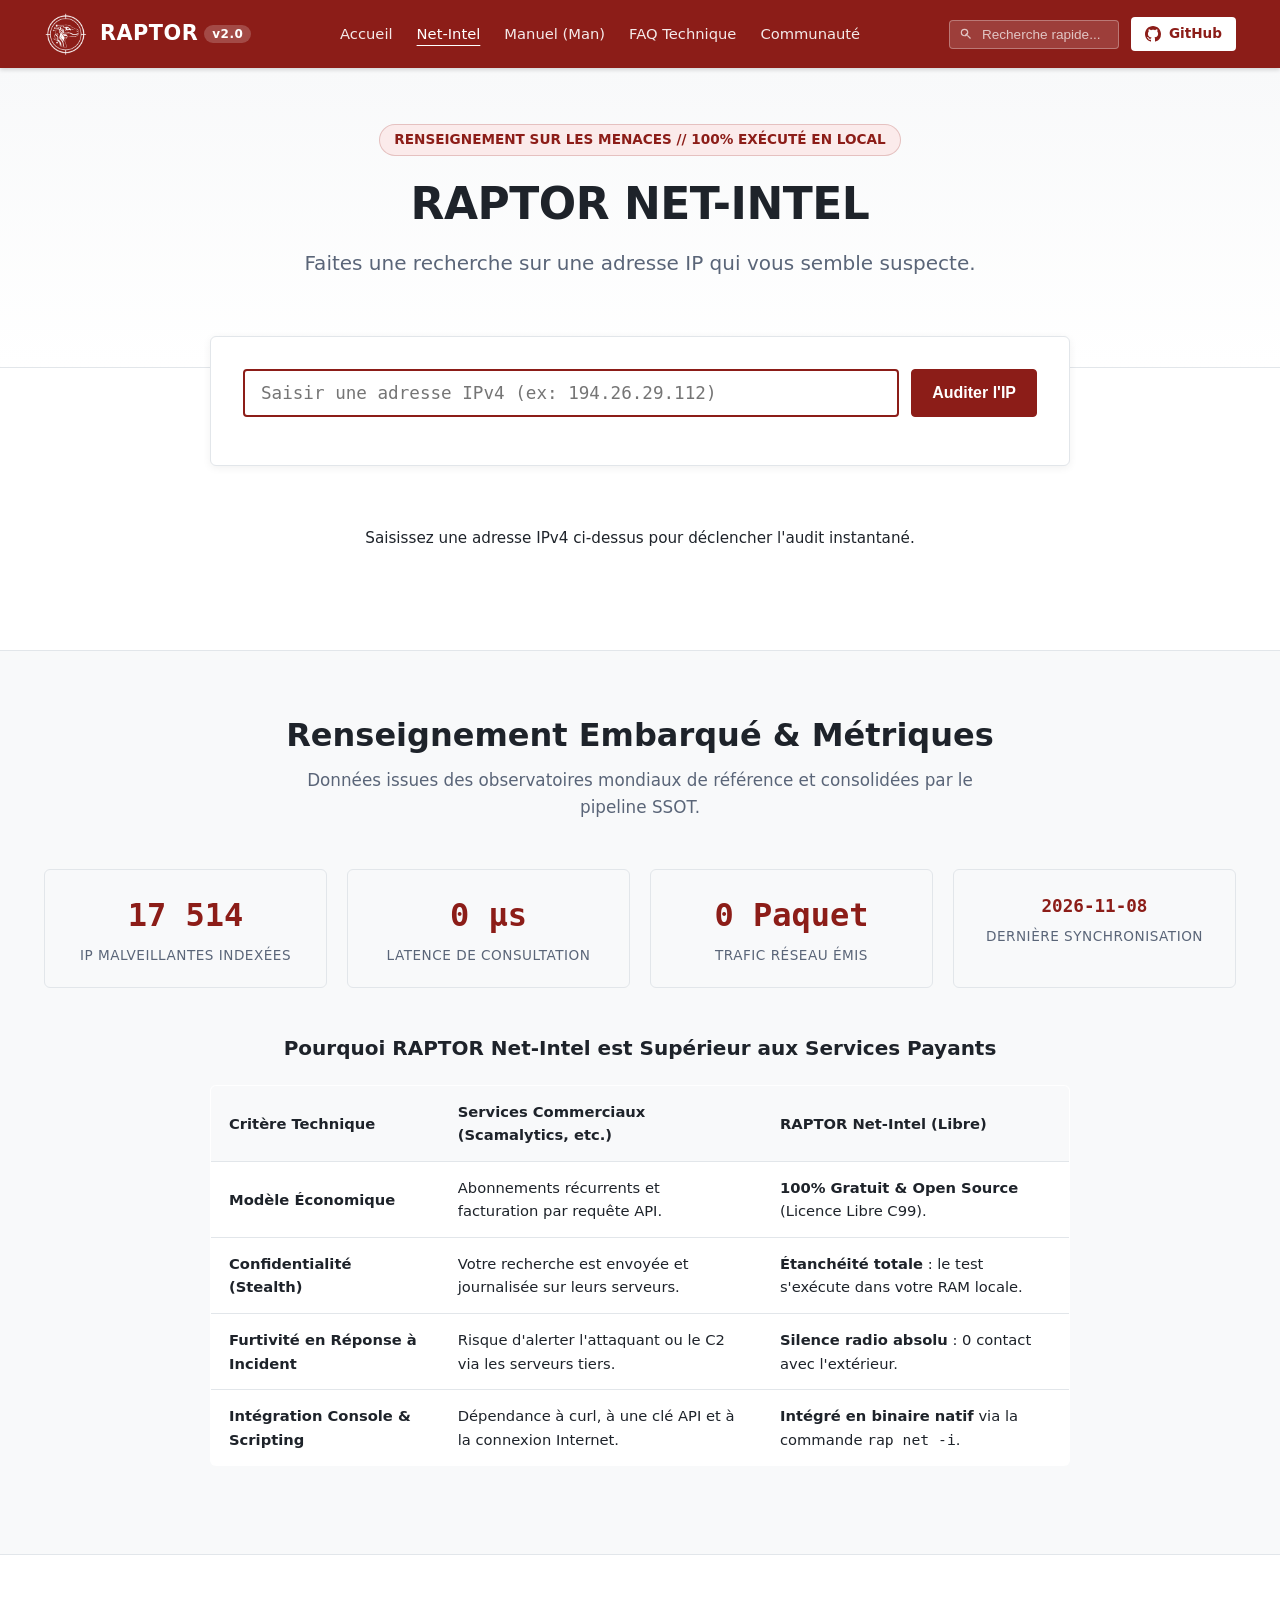
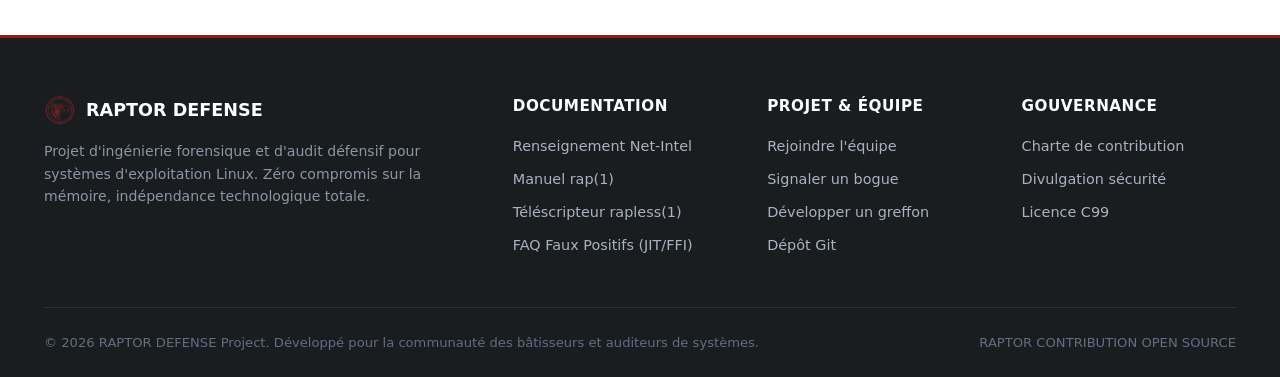
<file: raptor-core/docs/intel.html>
<!-- ==========================================================================
 * NOM DU SCRIPT   : docs/intel.html
 * RÉVISION        : Rev 1.2 (2026-11-04)
 * PROJET          : RAPTOR DEFENSE v2.0 // Portail Officiel & Hub Développeurs
 * RESPONSABILITÉ  : Interface web souveraine d'investigation médico-légale IP.
 *                   - Recherche instantanée O(1) sans intermédiaire serveur.
 *                   - Exploitation directe de docs/js/threat_data.js (OSINT).
 *                   - Zéro log, zéro traçage, étanchéité réseau absolue.
 *                   - Générateur automatique de commandes de riposte (rap net -i,
 *                     règles de neutralisation iptables et nftables).
 *
 * BLOC DESCRIPTIF DES NOUVELLES INTÉGRATIONS (Rev 1.2) :
 *   1. Dynamisation intégrale du compteur de menaces dans le rapport TTY (inspectIP) :
 *      disparition du chiffre statique "19 927", remplacement par la lecture
 *      directe de la variable globale RAPTOR_THREAT_COUNT issue de threat_data.js.
 *   2. Ajout de la fonction getThreatCountFormatted() pour garantir l'uniformité
 *      du formatage numérique (locale fr-FR) à travers toute l'interface.
 *   3. Synchronisation dynamique de la balise meta description au chargement du DOM.
 *   4. Alignement des valeurs de repli (fallback HTML) sur la base du 2026-11-01 (18 263 IP).
 *
 * SECTIONS NUMÉROTÉES :
 *   1. EN-TÊTE INSTITUTIONNEL & NAVIGATION RESPONSIVE
 *   2. BANNIÈRE HERO NET-INTEL
 *   3. CONSOLE D'INVESTIGATION MÉDICO-LÉGALE (RAPPORT TTY DYNAMIQUE)
 *   4. MÉTRIQUES ET STATUT DE LA BASE LOCALE
 *   5. PIED DE PAGE INSTITUTIONNEL
 * ========================================================================== -->
<!DOCTYPE html>
<html lang="fr">
<head>
    <meta charset="UTF-8">
    <meta name="viewport" content="width=device-width, initial-scale=1.0">
    <title>RAPTOR DEFENSE // Net-Intel — Renseignement & Forensic IP</title>
    <meta name="description" id="metaDescription" content="Audit immédiat et confidentiel de réputation IP contre 18 263 menaces cyber. 100% exécuté dans votre navigateur, aucun paquet externe émis.">
    <link rel="stylesheet" href="css/raptor-core.css">
    <link rel="icon" type="image/png" href="raptor-icon.png">
</head>
<body>

    <!-- ======================================================================
         1. EN-TÊTE INSTITUTIONNEL & NAVIGATION RESPONSIVE
         ====================================================================== -->
    <header class="raptor-header">
        <div class="container">
            <a href="index.html" class="raptor-brand">
                <img src="raptor-icon.png" alt="Logo Officiel RAPTOR DEFENSE">
                <span>RAPTOR<span class="version-badge">v2.0</span></span>
            </a>

            <nav class="raptor-nav" id="raptorNav">
                <a href="index.html">Accueil</a>
                <a href="intel.html" class="active">Net-Intel</a>
                <a href="man.html">Manuel (Man)</a>
                <a href="faq.html">FAQ Technique</a>
                <a href="community.html">Communauté</a>
            </nav>

            <div class="raptor-header-actions">
                <div class="raptor-search-box">
                    <svg viewBox="0 0 24 24">
                        <path d="M15.5 14h-.79l-.28-.27A6.471 6.471 0 0 0 16 9.5 6.5 6.5 0 1 0 9.5 16c1.61 0 3.09-.59 4.23-1.57l.27.28v.79l5 4.99L20.49 19l-4.99-5zm-6 0C7.01 14 5 11.99 5 9.5S7.01 5 9.5 5 14 7.01 14 9.5 14z"/>
                    </svg>
                    <input type="text" id="headerSearchInput" placeholder="Recherche rapide..." autocomplete="off" spellcheck="false">
                </div>
                <a href="https://github.com/BINOKUB-GAME/RAPTOR" target="_blank" rel="noopener" class="btn-github">
                    <svg width="16" height="16" viewBox="0 0 24 24" fill="currentColor">
                        <path d="M12 0C5.37 0 0 5.37 0 12c0 5.31 3.435 9.795 8.205 11.385.6.105.825-.255.825-.57 0-.285-.015-1.23-.015-2.235-3.015.555-3.795-.735-4.035-1.41-.135-.345-.72-1.41-1.23-1.695-.42-.225-1.02-.78-.015-.795.945-.015 1.62.87 1.845 1.23 1.08 1.815 2.805 1.305 3.495.99.105-.78.42-1.305.765-1.605-2.67-.3-5.46-1.335-5.46-5.925 0-1.305.465-2.385 1.23-3.225-.12-.3-.54-1.53.12-3.18 0 0 1.005-.315 3.3 1.23.96-.27 1.98-.405 3-.405s2.04.135 3 .405c2.295-1.56 3.3-1.23 3.3-1.23.66 1.65.24 2.88.12 3.18.765.84 1.23 1.905 1.23 3.225 0 4.605-2.805 5.625-5.475 5.925.435.375.81 1.095.81 2.22 0 1.605-.015 2.895-.015 3.3 0 .315.225.69.825.57A12.02 12.02 0 0 0 24 12c0-6.63-5.37-12-12-12z"/>
                    </svg>
                    GitHub
                </a>
                <button class="raptor-hamburger" id="navToggle" aria-label="Menu" aria-expanded="false">
                    <span></span>
                    <span></span>
                    <span></span>
                </button>
            </div>
        </div>
    </header>

    <!-- ======================================================================
         2. BANNIÈRE HERO NET-INTEL
         ====================================================================== -->
    <section class="raptor-hero" style="padding-bottom: 56px;">
        <div class="container">
            <div class="raptor-hero-badge">
                RENSEIGNEMENT SUR LES MENACES // 100% EXÉCUTÉ EN LOCAL
            </div>
            <h1>RAPTOR NET-INTEL</h1>
            <p class="raptor-hero-subtitle">
                Faites une recherche sur une adresse IP qui vous semble suspecte.
            </p>
        </div>
    </section>

    <!-- ======================================================================
         3. CONSOLE D'INVESTIGATION MÉDICO-LÉGALE
         ====================================================================== -->
    <section class="raptor-section" style="padding-top: 0;">
        <div class="container">
            
            <!-- Carte de saisie chirurgicale -->
            <div class="intel-search-card">
                <form id="intelForm" onsubmit="event.preventDefault(); inspectIP();">
                    <div class="intel-input-group">
                        <input type="text" id="ipInput" placeholder="Saisir une adresse IPv4 (ex: 194.26.29.112)" autocomplete="off" spellcheck="false" autofocus>
                        <button type="submit" class="btn-primary" style="font-weight: 700;">Auditer l'IP</button>
                    </div>
                </form>
            </div>

            <!-- Fiche de résultat typée terminal UNIX -->
            <div id="resultBox" class="man-viewer-box" style="max-width: 860px; margin: 0 auto; display: none;">
                <div class="man-viewer-header">
                    <span id="resultHeaderTitle" class="man-viewer-title">RAPTOR FORENSIC ENGINE // RAP NET -I</span>
                    <button class="man-btn-copy" id="copyRuleBtn" onclick="copyDefensiveRule()">Copier la règle</button>
                </div>
                <div id="resultOutput" class="man-content"></div>
            </div>

            <!-- Message d'attente initial -->
            <div id="placeholderBox" style="text-align: center; max-width: 680px; margin: 0 auto; color: var(--color-text-muted); padding: 20px;">
                <p style="font-size: 0.95rem;">
                    Saisissez une adresse IPv4 ci-dessus pour déclencher l'audit instantané.
                </p>
            </div>

        </div>
    </section>

    <!-- ======================================================================
         4. MÉTRIQUES ET STATUT DE LA BASE LOCALE
         ====================================================================== -->
    <section class="raptor-section" style="background-color: var(--color-bg-surface); border-top: 1px solid var(--color-border); border-bottom: 1px solid var(--color-border);">
        <div class="container">
            <div class="section-header">
                <h2>Renseignement Embarqué & Métriques</h2>
                <p>Données issues des observatoires mondiaux de référence et consolidées par le pipeline SSOT.</p>
            </div>

            <div class="intel-stats-grid">
                <div class="intel-stat-box">
                    <div class="intel-stat-val" id="statIpCount">18 263</div>
                    <div class="intel-stat-lbl">IP Malveillantes Indexées</div>
                </div>
                <div class="intel-stat-box">
                    <div class="intel-stat-val">0 µs</div>
                    <div class="intel-stat-lbl">Latence de Consultation</div>
                </div>
                <div class="intel-stat-box">
                    <div class="intel-stat-val">0 Paquet</div>
                    <div class="intel-stat-lbl">Trafic Réseau Émis</div>
                </div>
                <div class="intel-stat-box">
                    <div class="intel-stat-val" id="statTimestamp" style="font-size: 1.1rem; line-height: 2rem;">2026-11-01</div>
                    <div class="intel-stat-lbl">Dernière Synchronisation</div>
                </div>
            </div>

            <!-- Comparatif Souveraineté vs Solutions Propriétaires -->
            <div style="max-width: 860px; margin: 0 auto;">
                <h3 style="text-align: center; margin-bottom: 16px;">Pourquoi RAPTOR Net-Intel est Supérieur aux Services Payants</h3>
                <table class="intel-compare-table">
                    <thead>
                        <tr>
                            <th>Critère Technique</th>
                            <th>Services Commerciaux (Scamalytics, etc.)</th>
                            <th>RAPTOR Net-Intel (Libre)</th>
                        </tr>
                    </thead>
                    <tbody>
                        <tr>
                            <td><strong>Modèle Économique</strong></td>
                            <td>Abonnements récurrents et facturation par requête API.</td>
                            <td><strong>100% Gratuit & Open Source</strong> (Licence Libre C99).</td>
                        </tr>
                        <tr>
                            <td><strong>Confidentialité (Stealth)</strong></td>
                            <td>Votre recherche est envoyée et journalisée sur leurs serveurs.</td>
                            <td><strong>Étanchéité totale</strong> : le test s'exécute dans votre RAM locale.</td>
                        </tr>
                        <tr>
                            <td><strong>Furtivité en Réponse à Incident</strong></td>
                            <td>Risque d'alerter l'attaquant ou le C2 via les serveurs tiers.</td>
                            <td><strong>Silence radio absolu</strong> : 0 contact avec l'extérieur.</td>
                        </tr>
                        <tr>
                            <td><strong>Intégration Console & Scripting</strong></td>
                            <td>Dépendance à curl, à une clé API et à la connexion Internet.</td>
                            <td><strong>Intégré en binaire natif</strong> via la commande <code>rap net -i</code>.</td>
                        </tr>
                    </tbody>
                </table>
            </div>

        </div>
    </section>

    <!-- ======================================================================
         5. PIED DE PAGE INSTITUTIONNEL
         ====================================================================== -->
    <footer class="raptor-footer">
        <div class="container">
            <div class="footer-grid">
                <div class="footer-col">
                    <div style="display: flex; align-items: center; gap: 10px; margin-bottom: 14px;">
                        <img src="raptor-icon.png" alt="RAPTOR Logo" style="height: 32px; width: 32px; border-radius: 50%;">
                        <span style="color: #FFFFFF; font-weight: 700; font-size: 1.1rem;">RAPTOR DEFENSE</span>
                    </div>
                    <p style="font-size: 0.88rem; line-height: 1.6; color: #8C96A5;">
                        Projet d'ingénierie forensique et d'audit défensif pour systèmes d'exploitation Linux. Zéro compromis sur la mémoire, indépendance technologique totale.
                    </p>
                </div>

                <div class="footer-col">
                    <h5>Documentation</h5>
                    <ul>
                        <li><a href="intel.html">Renseignement Net-Intel</a></li>
                        <li><a href="man.html">Manuel rap(1)</a></li>
                        <li><a href="man.html#rapless">Téléscripteur rapless(1)</a></li>
                        <li><a href="faq.html">FAQ Faux Positifs (JIT/FFI)</a></li>
                    </ul>
                </div>

                <div class="footer-col">
                    <h5>Projet & Équipe</h5>
                    <ul>
                        <li><a href="community.html">Rejoindre l'équipe</a></li>
                        <li><a href="community.html#bugs">Signaler un bogue</a></li>
                        <li><a href="community.html#plugins">Développer un greffon</a></li>
                        <li><a href="https://github.com/BINOKUB-GAME/RAPTOR" target="_blank" rel="noopener">Dépôt Git</a></li>
                    </ul>
                </div>

                <div class="footer-col">
                    <h5>Gouvernance</h5>
                    <ul>
                        <li><a href="community.html#charte">Charte de contribution</a></li>
                        <li><a href="community.html#securite">Divulgation sécurité</a></li>
                        <li><a href="community.html#licence">Licence C99</a></li>
                    </ul>
                </div>
            </div>

            <div class="footer-bottom">
                <div>
                    &copy; 2026 RAPTOR DEFENSE Project. Développé pour la communauté des bâtisseurs et auditeurs de systèmes.
                </div>
                <div>
                    RAPTOR CONTRIBUTION OPEN SOURCE
                </div>
            </div>
        </div>
    </footer>

    <!-- Intégration de la base OSINT compilée -->
    <script src="js/threat_data.js"></script>

    <!-- Moteur d'évaluation forensique Net-Intel côté client -->
    <script>
        var currentRuleText = "";

        // Fonction 1 : Récupération dynamique et formatage du volume de menaces
        function getThreatCountFormatted() {
            if (typeof RAPTOR_THREAT_COUNT !== 'undefined') {
                return RAPTOR_THREAT_COUNT.toLocaleString('fr-FR');
            }
            return '18 263';
        }

        // Fonction 2 : Initialisation des métriques, de la balise meta et des écouteurs
        window.addEventListener('DOMContentLoaded', function() {
            var formattedCount = getThreatCountFormatted();

            // Injection dynamique dans la carte de métriques
            var statIp = document.getElementById('statIpCount');
            if (statIp) {
                statIp.textContent = formattedCount;
            }

            // Injection dynamique de la date de synchronisation
            if (typeof RAPTOR_THREAT_TIMESTAMP !== 'undefined') {
                var statDate = document.getElementById('statTimestamp');
                if (statDate) {
                    statDate.textContent = RAPTOR_THREAT_TIMESTAMP.split(' ')[0];
                }
            }

            // Mise à jour de la balise meta description
            var metaDesc = document.getElementById('metaDescription');
            if (metaDesc) {
                metaDesc.setAttribute('content', 'Audit immédiat et confidentiel de réputation IP contre ' + formattedCount + ' menaces cyber. 100% exécuté dans votre navigateur, aucun paquet externe émis.');
            }

            // Branchement de la recherche rapide de l'en-tête vers man.html
            var headerSearch = document.querySelector('.raptor-header .raptor-search-box input');
            if (headerSearch) {
                headerSearch.addEventListener('keydown', function(e) {
                    if (e.key === 'Enter') {
                        e.preventDefault();
                        var query = this.value.trim();
                        if (!query) return;

                        if (isValidIPv4(query)) {
                            setAndAudit(query);
                        } else {
                            window.location.href = 'man.html?q=' + encodeURIComponent(query);
                        }
                    }
                });
            }

            // Gestion du menu hamburger responsive
            var toggle = document.getElementById('navToggle');
            var nav = document.getElementById('raptorNav');
            if (toggle && nav) {
                toggle.addEventListener('click', function() {
                    var isOpen = nav.classList.toggle('open');
                    toggle.setAttribute('aria-expanded', isOpen);
                });
            }
        });

        // Fonction 3 : Déclenchement de l'audit depuis l'en-tête
        function setAndAudit(ip) {
            document.getElementById('ipInput').value = ip;
            inspectIP();
        }

        // Fonction 4 : Détection des plages privées RFC 1918
        function isPrivateIPv4(ip) {
            var parts = ip.split('.').map(Number);
            if (parts.length !== 4) return false;
            if (parts[0] === 10) return true;
            if (parts[0] === 127) return true;
            if (parts[0] === 172 && parts[1] >= 16 && parts[1] <= 31) return true;
            if (parts[0] === 192 && parts[1] === 168) return true;
            if (parts[0] === 169 && parts[1] === 254) return true;
            return false;
        }

        // Fonction 5 : Validation stricte de format IPv4
        function isValidIPv4(ip) {
            var parts = ip.split('.');
            if (parts.length !== 4) return false;
            for (var i = 0; i < 4; i++) {
                var num = parseInt(parts[i], 10);
                if (isNaN(num) || num < 0 || num > 255 || parts[i] !== num.toString()) {
                    return false;
                }
            }
            return true;
        }

        // Fonction 6 : Moteur principal d'évaluation médico-légale
        function inspectIP() {
            var input = document.getElementById('ipInput');
            var ip = input.value.trim();
            var resultBox = document.getElementById('resultBox');
            var placeholder = document.getElementById('placeholderBox');
            var output = document.getElementById('resultOutput');

            if (!ip) return;

            if (!isValidIPv4(ip)) {
                alert("Format invalide. Veuillez saisir une adresse IPv4 standard (ex: 194.26.29.112).");
                return;
            }

            placeholder.style.display = 'none';
            resultBox.style.display = 'block';

            var report = "";
            var threatData = (typeof RAPTOR_THREAT_DB !== 'undefined') ? RAPTOR_THREAT_DB[ip] : null;
            var dynamicThreatCount = getThreatCountFormatted();

            if (isPrivateIPv4(ip)) {
                currentRuleText = "# Adresse interne : aucune neutralisation requise";
                report = 
'<span class="man-section-heading">QUALIFICATION FORENSIQUE : RÉSEAU LOCAL / PRIVÉ</span>\n' +
'CIBLE AUDITÉE   : <strong style="color: #58A6FF;">' + ip + '</strong>\n' +
'STATUT NET-GUARD: <span class="threat-badge threat-badge-private">RÉSEAU LOCAL RFC 1918</span>\n' +
'SCORE DE MENACE : 0 / 100 (Aucun risque externe)\n\n' +
'<span class="man-section-heading">ANALYSE ARCHITECTURALE</span>\n' +
'Cette adresse appartient à une plage privée interne réservée aux communications locales (LAN/Loopback).\n' +
'Elle ne transite jamais directement sur l\'Internet public sans passer par une passerelle NAT/Routeur.\n\n' +
'<span class="man-section-heading">COMMANDES RECOMMANDÉES SUR LA MACHINE</span>\n' +
'<span style="color: #636D83;"># Vérifier quel processus local communique sur cette IP :</span>\n' +
'<span style="color: #E5C07B;">./build/rap net</span> | grep ' + ip + '\n';

            } else if (threatData) {
                var catId = threatData[0];
                var score = threatData[1];
                var tag = threatData[2];
                var catLabel = "HÔTE MALVEILLANT SIGNALÉ (ABUS / SCANNER)";
                var badgeClass = "threat-badge-danger";

                if (catId === 1) {
                    catLabel = "SERVEUR C2 / BOTNET & RANÇONGICIEL (CRITIQUE)";
                } else if (catId === 2) {
                    catLabel = "RELAIS DE SORTIE TOR (ANONYMISATION)";
                    badgeClass = "threat-badge-warning";
                }

                currentRuleText = "iptables -A OUTPUT -d " + ip + " -j DROP";

                report = 
'<span class="man-section-heading">ALERTE FORENSIQUE : CIBLE IDENTIFIÉE DANS LES FLUX HOSTILES</span>\n' +
'CIBLE AUDITÉE   : <strong style="color: #CF222E;">' + ip + '</strong>\n' +
'QUALIFICATION   : <span class="threat-badge ' + badgeClass + '">' + catLabel + '</span>\n' +
'INDICE DE RISQUE: <strong style="color: #CF222E;">' + score + ' / 100 [DANGER IMMÉDIAT]</strong>\n' +
'ÉTIQUETTE OSINT : ' + tag + '\n\n' +
'<span class="man-section-heading">DIAGNOSTIC TACTIQUE</span>\n' +
'Cette adresse IP est activement répertoriée par les centres de cyberdéfense internationaux (abuse.ch / IPsum).\n' +
'Toute tentative de connexion sortante depuis votre machine vers cette IP doit être considérée comme une compromission\n' +
'probable (exfiltration de données, balisage C2 ou téléchargement de charge utile malveillante).\n\n' +
'<span class="man-section-heading">RIPOSTES CHIRURGICALES RECOMMANDÉES</span>\n' +
'<span style="color: #636D83;"># 1. Traquer le processus local responsable en console RAPTOR (0-heap) :</span>\n' +
'<span style="color: #8C1D18; font-weight: bold;">./build/rap net -i ' + ip + '</span>\n\n' +
'<span style="color: #636D83;"># 2. Bloquer immédiatement tout paquet sortant vers cette cible (iptables) :</span>\n' +
'<span style="color: #E5C07B;">sudo iptables -A OUTPUT -d ' + ip + ' -j DROP</span>\n\n' +
'<span style="color: #636D83;"># 3. Équivalent pare-feu moderne (nftables) :</span>\n' +
'<span style="color: #E5C07B;">sudo nft add rule inet filter output ip daddr ' + ip + ' drop</span>\n';

            } else {
                currentRuleText = "# Aucun blocage recommandé pour " + ip;
                report = 
'<span class="man-section-heading">RÉSULTAT FORENSIQUE : AUCUNE MENACE CONNUE RÉPERTORIÉE</span>\n' +
'CIBLE AUDITÉE   : <strong style="color: #2EA043;">' + ip + '</strong>\n' +
'STATUT NET-GUARD: <span class="threat-badge threat-badge-clean">NON SIGNALÉE HOSTILE</span>\n' +
'SCORE DE MENACE : 0 / 100 [RÉPUTATION STANDARD]\n\n' +
'<span class="man-section-heading">OBSERVATIONS FORENSIQUES</span>\n' +
'Cette adresse ne figure sur aucune des listes de serveurs de commande (C2), rançongiciels ou scanners agressifs\n' +
'au sein des ' + dynamicThreatCount + ' signatures consolidées dans la base active de RAPTOR.\n\n' +
'<span class="man-section-heading">VÉRIFICATION COMPLÉMENTAIRE DE PERSISTANCE</span>\n' +
'<span style="color: #636D83;"># Surveiller l\'état des flux et descripteurs de fichiers sous Linux :</span>\n' +
'<span style="color: #E5C07B;">./build/rap net</span> | grep ' + ip + '\n';
            }

            output.innerHTML = report;
            resultBox.scrollIntoView({ behavior: 'smooth', block: 'nearest' });
        }

        // Fonction 7 : Copie presse-papiers de la commande de riposte
        function copyDefensiveRule() {
            if (!currentRuleText) return;
            navigator.clipboard.writeText(currentRuleText).then(function() {
                var btn = document.getElementById('copyRuleBtn');
                var origText = btn.textContent;
                btn.textContent = "Règle copiée !";
                setTimeout(function() {
                    btn.textContent = origText;
                }, 2000);
            });
        }
    </script>
</body>
</html>
</file>
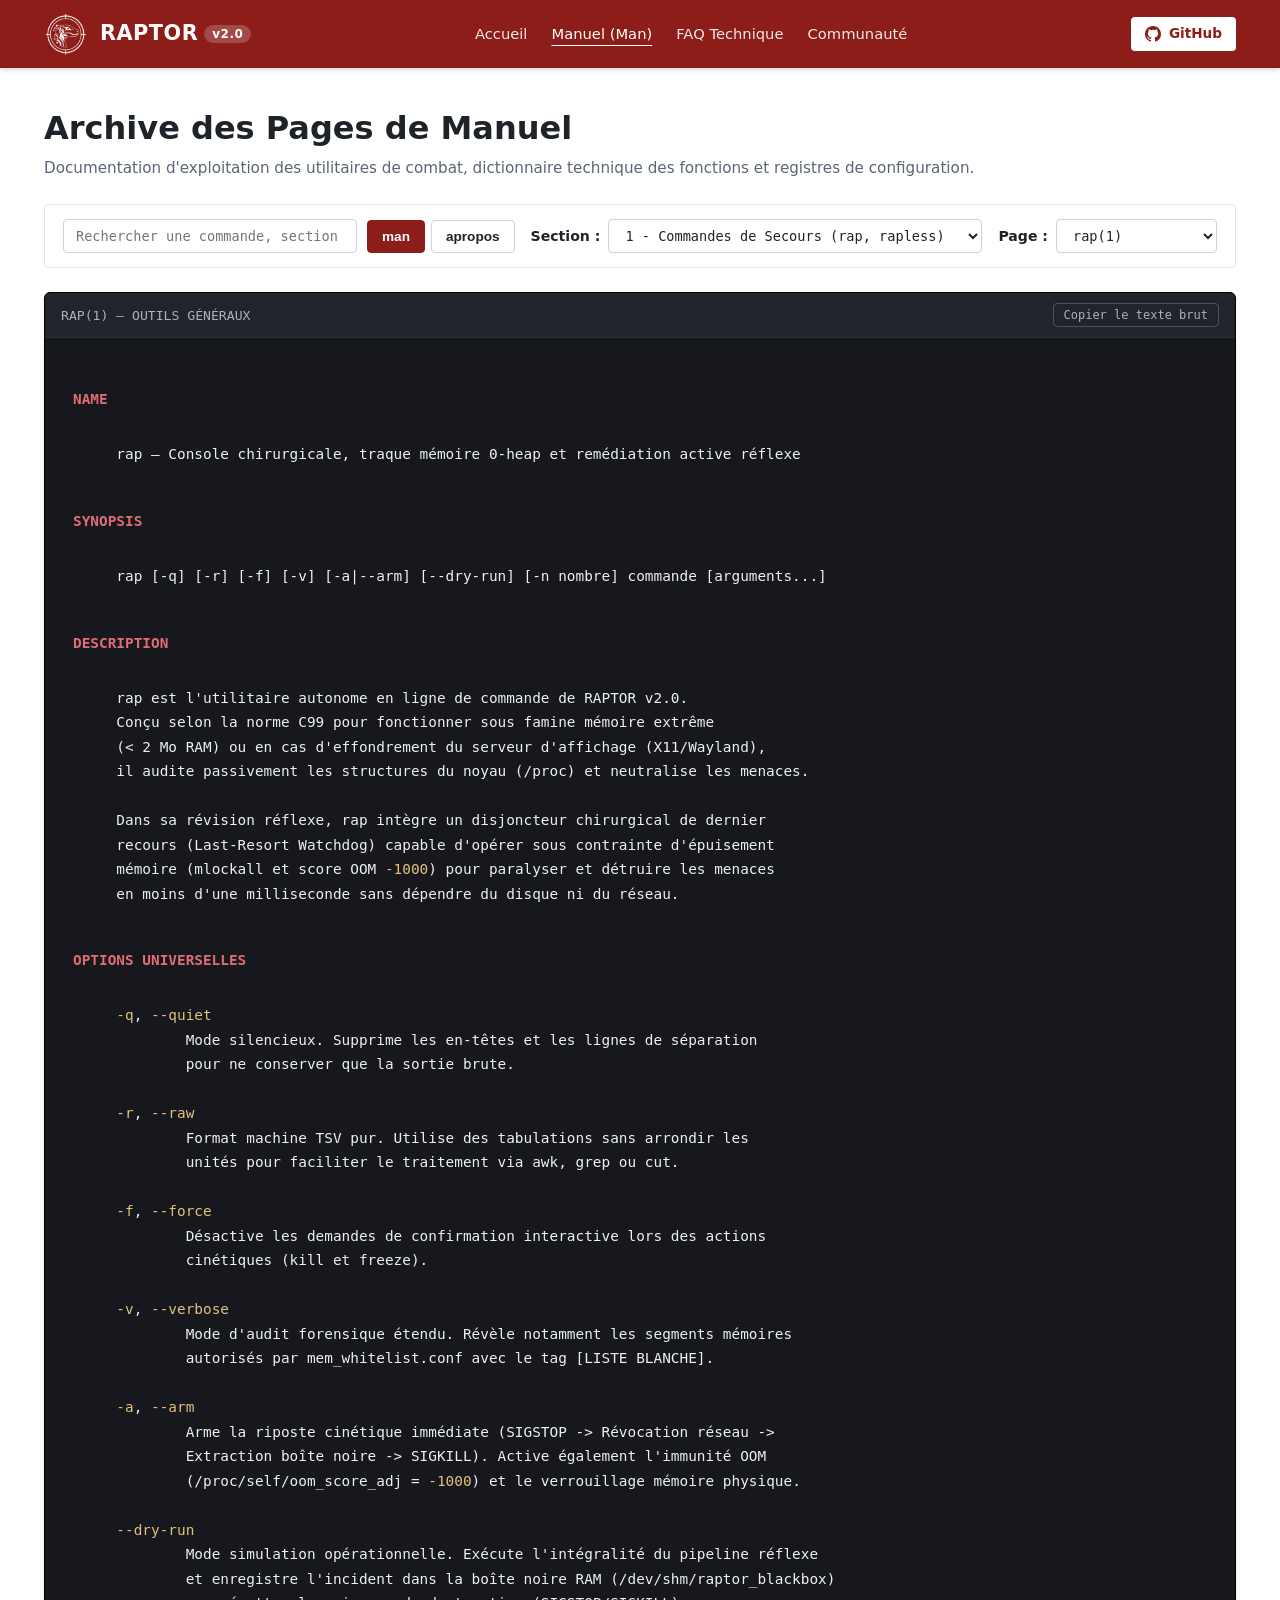
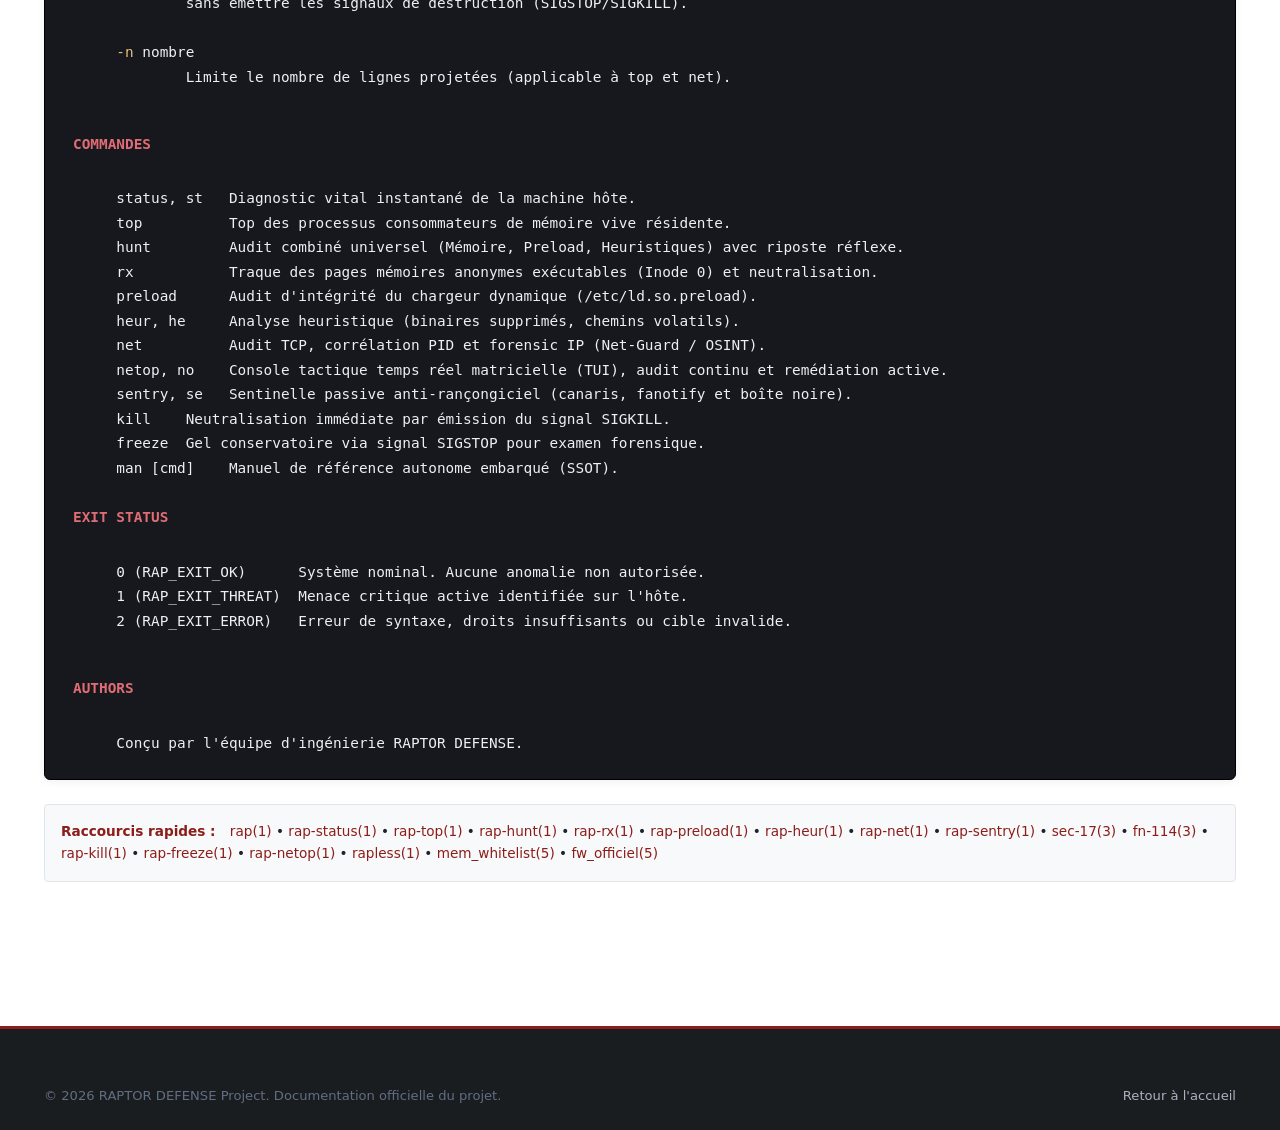
<file: raptor-core/docs/man.html>
<!-- ==========================================================================
 * NOM DU SCRIPT   : docs/man.html
 * RÉVISION        : Rev 1.4
 * PROJET          : RAPTOR DEFENSE v2.0 // Portail Officiel & Hub Développeurs
 * RESPONSABILITÉ  : Interface interactive de consultation des pages de manuel
 *                   UNIX en ligne (Section 1 Commandes, Section 3 Dictionnaire
 *                   des Fonctions & API C99, Section 5 Formats de Règles).
 *
 * BLOC DESCRIPTIF DES NOUVELLES INTÉGRATIONS (Rev 1.4) :
 *   - Ajout de la Section 3 dans le sélecteur : Dictionnaire des Fonctions & API C99.
 *   - Prise en charge des entrées hiérarchiques (sections thématiques et fonctions).
 *   - Enrichissement du bandeau de raccourcis rapides (#sec-17, #fn-114).
 *   - Adaptation du champ de recherche textuel (commandes, sections, identifiants).
 * ========================================================================== -->
<!DOCTYPE html>
<html lang="fr">
<head>
    <meta charset="UTF-8">
    <meta name="viewport" content="width=device-width, initial-scale=1.0">
    <title>RAPTOR DEFENSE // Manual Pages Archive</title>
    <meta name="description" content="Archive en ligne des pages de manuel de RAPTOR DEFENSE (rap, rapless, dictionnaire des fonctions, formats de règles).">
    <link rel="stylesheet" href="css/raptor-core.css">
    <link rel="icon" type="image/png" href="raptor-icon.png">
</head>
<body>

    <!-- ======================================================================
         1. EN-TÊTE INSTITUTIONNEL
         ====================================================================== -->
    <header class="raptor-header">
        <div class="container">
            <a href="index.html" class="raptor-brand">
                <img src="raptor-icon.png" alt="Logo Officiel RAPTOR DEFENSE">
                <span>RAPTOR<span class="version-badge">v2.0</span></span>
            </a>

            <nav class="raptor-nav">
                <a href="index.html">Accueil</a>
                <a href="man.html" class="active">Manuel (Man)</a>
                <a href="faq.html">FAQ Technique</a>
                <a href="community.html">Communauté</a>
            </nav>

            <div class="raptor-header-actions">
                <a href="https://github.com/BINOKUB-GAME/RAPTOR" target="_blank" rel="noopener" class="btn-github">
                    <svg width="16" height="16" viewBox="0 0 24 24" fill="currentColor">
                        <path d="M12 0C5.37 0 0 5.37 0 12c0 5.31 3.435 9.795 8.205 11.385.6.105.825-.255.825-.57 0-.285-.015-1.23-.015-2.235-3.015.555-3.795-.735-4.035-1.41-.135-.345-.72-1.41-1.23-1.695-.42-.225-1.02-.78-.015-.795.945-.015 1.62.87 1.845 1.23 1.08 1.815 2.805 1.305 3.495.99.105-.78.42-1.305.765-1.605-2.67-.3-5.46-1.335-5.46-5.925 0-1.305.465-2.385 1.23-3.225-.12-.3-.54-1.53.12-3.18 0 0 1.005-.315 3.3 1.23.96-.27 1.98-.405 3-.405s2.04.135 3 .405c2.295-1.56 3.3-1.23 3.3-1.23.66 1.65.24 2.88.12 3.18.765.84 1.23 1.905 1.23 3.225 0 4.605-2.805 5.625-5.475 5.925.435.375.81 1.095.81 2.22 0 1.605-.015 2.895-.015 3.3 0 .315.225.69.825.57A12.02 12.02 0 0 0 24 12c0-6.63-5.37-12-12-12z"/>
                    </svg>
                    GitHub
                </a>
            </div>
        </div>
    </header>

    <!-- ======================================================================
         2. SECTION DE RECHERCHE & ARCHIVE
         ====================================================================== -->
    <main class="raptor-section" style="padding-top: 40px;">
        <div class="container">
            <div style="margin-bottom: 24px;">
                <h1 style="font-size: 2rem; margin-bottom: 8px;">Archive des Pages de Manuel</h1>
                <p style="color: var(--color-text-muted); font-size: 0.95rem;">
                    Documentation d'exploitation des utilitaires de combat, dictionnaire technique des fonctions et registres de configuration.
                </p>
            </div>

            <!-- Barre d'outils responsive -->
            <div class="man-selector-bar">
                <div class="man-search-group">
                    <input type="text" id="manSearchInput" placeholder="Rechercher une commande, section ou fonction (ex: rx, sentry, 114)...">
                    <div class="man-btn-group">
                        <button type="button" id="btnManExec" class="btn-primary">man</button>
                        <button type="button" id="btnAproposExec" class="btn-secondary">apropos</button>
                    </div>
                </div>

                <div class="man-dropdowns-group">
                    <div class="man-select-field">
                        <label for="manSectionSelect">Section :</label>
                        <select id="manSectionSelect" class="man-select">
                            <option value="all">Toutes les sections</option>
                            <option value="1" selected>1 - Commandes de Secours (rap, rapless)</option>
                            <option value="3">3 - Dictionnaire des Fonctions & API C99</option>
                            <option value="5">5 - Formats de Règles (.conf)</option>
                        </select>
                    </div>

                    <div class="man-select-field">
                        <label for="manCommandSelect">Page :</label>
                        <select id="manCommandSelect" class="man-select">
                            <!-- Rempli dynamiquement depuis js/man_data.js -->
                        </select>
                    </div>
                </div>
            </div>

            <!-- Visionneuse de la man page active -->
            <div class="man-viewer-box">
                <div class="man-viewer-header">
                    <span id="manViewerTitle" class="man-viewer-title">MANUAL PAGE // RAP(1)</span>
                    <button id="btnCopyMan" class="man-btn-copy">Copier le texte brut</button>
                </div>
                <div id="manViewerContent" class="man-content">
                    <!-- Contenu textuel injecté dynamiquement -->
                </div>
            </div>

            <!-- Raccourcis de navigation directe -->
            <div style="margin-top: 24px; padding: 16px; background-color: var(--color-bg-surface); border: 1px solid var(--color-border); border-radius: var(--border-radius-sm); font-size: 0.85rem;">
                <span style="font-weight: 600; color: var(--color-primary-red);">Raccourcis rapides :</span>
                <span style="margin-left: 10px;">
                    <a href="#rap">rap(1)</a> &bull; 
                    <a href="#rap-status">rap-status(1)</a> &bull; 
                    <a href="#rap-top">rap-top(1)</a> &bull; 
                    <a href="#rap-hunt">rap-hunt(1)</a> &bull; 
                    <a href="#rap-rx">rap-rx(1)</a> &bull; 
                    <a href="#rap-preload">rap-preload(1)</a> &bull; 
                    <a href="#rap-heur">rap-heur(1)</a> &bull; 
                    <a href="#rap-net">rap-net(1)</a> &bull; 
                    <a href="#rap-sentry">rap-sentry(1)</a> &bull; 
                    <a href="#sec-17">sec-17(3)</a> &bull; 
                    <a href="#fn-114">fn-114(3)</a> &bull; 
                    <a href="#rap-kill">rap-kill(1)</a> &bull; 
                    <a href="#rap-freeze">rap-freeze(1)</a> &bull; 
                     <a href="#rap-netop">rap-netop(1)</a> &bull; 
                    <a href="#rapless">rapless(1)</a> &bull; 
                    <a href="#mem_whitelist">mem_whitelist(5)</a> &bull; 
                    <a href="#fw_officiel">fw_officiel(5)</a>
                </span>
            </div>
        </div>
    </main>

    <!-- ======================================================================
         3. PIED DE PAGE INSTITUTIONNEL
         ====================================================================== -->
    <footer class="raptor-footer">
        <div class="container">
            <div class="footer-bottom" style="border-top: none; padding-top: 0;">
                <div>&copy; 2026 RAPTOR DEFENSE Project. Documentation officielle du projet.</div>
                <div><a href="index.html" style="color: #ABB2BF;">Retour à l'accueil</a></div>
            </div>
        </div>
    </footer>

    <!-- Chargement de la base de données unifiée SSOT puis du moteur d'affichage -->
    <script src="js/man_data.js"></script>
    <script src="js/man-engine.js"></script>
</body>
</html>
</file>
<file: docs/assets/css/centurion.css>
/* ============================================================================
 * FICHIER     : docs/assets/css/centurion.css
 * REVISION    : 1.3
 * BLOC DESCRIPTIF DES NOUVELLES INTEGRATIONS :
 *   - Correction du debordement horizontal sur ecran mobile (< 680px) :
 *     * Ajout de overflow-x: clip sur body (bloque tout scroll lateral sans
 *       alterer le menu position: sticky de .topbar).
 *     * Ajout de min-width: 0 sur les elements de grille (.pipe-step, .card,
 *       .check-card) afin que les blocs <pre class="terminal-block"> defilent
 *       en interne sans etirer la page.
 *     * Ajout de overflow-wrap: anywhere sur les balises <code> en ligne.
 *     * Adaptation mobile (@media max-width: 680px) : marges .container a 1rem,
 *       passage force de .grid-3 et .pipeline en 1 colonne, ajustement de
 *       .release-box, .status-bar et des boutons .hero-actions.
 *   - Conservation integrale des sections 01 a 13 (theme clair, manuel
 *     centurion(8) avec cartes gris fonce et surlignage vert).
 *
 * SECTIONS NUMEROTEES :
 *   01. Variables & Palette claire (:root)
 *   02. Reinitialisation & Typographie de base
 *   03. Barre de navigation & Badges d'etat
 *   04. Section Hero & Flux d'architecture 3 couches
 *   05. Cartes des 3 piliers (Transactions, Coffre-fort, Fusion rap+pf)
 *   06. Bloc Bare-Metal ISO, SHA256 & Commandes Terminal
 *   07. Tableau Banc d'essai Red Team (Reseau local)
 *   08. Pied de page, Licence ISC & Responsive
 *   09. Page de manuel unifiee man centurion(8) (rap + pf)
 *   12. Checklist Operateur Post-Installation Bare-Metal
 *   13. Filtrage dynamique & Cartes gris fonce du manuel centurion(8)
 * ============================================================================ */

/* 01. Variables & Palette claire (:root) */
:root {
    --bg-primary: #ffffff;
    --bg-secondary: #f8fafc;
    --bg-card: #ffffff;
    --bg-surface: #f1f5f9;
    --bg-terminal: #0f172a;
    --border-subtle: #e2e8f0;
    --border-accent: #cbd5e1;
    --text-main: #0f172a;
    --text-muted: #475569;
    --accent-amber: #b45309;
    --accent-amber-btn: #d97706;
    --accent-cyan: #0369a1;
    --accent-emerald: #047857;
    --accent-crimson: #b91c1c;
    --font-sans: -apple-system, BlinkMacSystemFont, "Segoe UI", Roboto, Oxygen, Ubuntu, Cantarell, sans-serif;
    --font-mono: "JetBrains Mono", "Fira Code", "SFMono-Regular", Consolas, "Liberation Mono", Menlo, monospace;
}

/* 02. Reinitialisation & Typographie de base */
*, *::before, *::after {
    box-sizing: border-box;
    margin: 0;
    padding: 0;
}

html {
    scroll-behavior: smooth;
    background-color: var(--bg-primary);
    color: var(--text-main);
    font-family: var(--font-sans);
    line-height: 1.6;
    font-size: 16px;
}

body {
    min-height: 100vh;
    display: flex;
    flex-direction: column;
    background-color: var(--bg-primary);
    overflow-x: clip;
}

a {
    color: var(--accent-cyan);
    text-decoration: none;
    transition: color 0.15s ease;
}

a:hover {
    color: var(--accent-amber);
}

code, pre {
    font-family: var(--font-mono);
}

:not(pre) > code {
    background-color: var(--bg-surface);
    color: var(--text-main);
    border: 1px solid var(--border-subtle);
    padding: 0.1rem 0.36rem;
    border-radius: 4px;
    font-size: 0.87em;
    overflow-wrap: anywhere;
}

.container {
    width: 100%;
    max-width: 1120px;
    margin: 0 auto;
    padding: 0 1.5rem;
}

/* 03. Barre de navigation & Badges d'etat */
.topbar {
    position: sticky;
    top: 0;
    z-index: 100;
    background-color: rgba(255, 255, 255, 0.95);
    backdrop-filter: blur(8px);
    border-bottom: 1px solid var(--border-subtle);
}

.topbar-inner {
    display: flex;
    align-items: center;
    justify-content: space-between;
    height: 64px;
    gap: 1rem;
}

.brand {
    display: flex;
    align-items: center;
    gap: 0.75rem;
    font-family: var(--font-mono);
    font-weight: 700;
    letter-spacing: 0.04em;
    color: var(--text-main);
}

.brand-tag {
    background-color: #fef3c7;
    color: var(--accent-amber);
    border: 1px solid #fcd34d;
    padding: 0.15rem 0.5rem;
    border-radius: 4px;
    font-size: 0.78rem;
}

.nav-links {
    display: flex;
    align-items: center;
    gap: 1.5rem;
    font-size: 0.92rem;
}

.nav-links a {
    color: var(--text-muted);
    font-weight: 500;
}

.nav-links a.active,
.nav-links a:hover {
    color: var(--text-main);
}

.nav-man-pill {
    font-family: var(--font-mono);
    background-color: var(--bg-secondary);
    border: 1px solid var(--border-accent);
    padding: 0.3rem 0.7rem;
    border-radius: 5px;
    color: var(--accent-cyan) !important;
    font-size: 0.85rem;
    font-weight: 600 !important;
}

.nav-man-pill:hover {
    border-color: var(--accent-amber);
    color: var(--accent-amber) !important;
    background-color: #fffbeb;
}

/* 04. Section Hero & Flux d'architecture 3 couches */
.hero {
    padding: 4.5rem 0 3.5rem;
    border-bottom: 1px solid var(--border-subtle);
    background: linear-gradient(180deg, #f8fafc 0%, #ffffff 100%);
}

.status-bar {
    display: inline-flex;
    flex-wrap: wrap;
    align-items: center;
    gap: 0.65rem;
    max-width: 100%;
    font-family: var(--font-mono);
    font-size: 0.8rem;
    font-weight: 600;
    color: var(--accent-emerald);
    background-color: #ecfdf5;
    border: 1px solid #a7f3d0;
    padding: 0.35rem 0.85rem;
    border-radius: 999px;
    margin-bottom: 1.5rem;
}

.status-dot {
    width: 8px;
    height: 8px;
    flex-shrink: 0;
    border-radius: 50%;
    background-color: var(--accent-emerald);
}

.hero h1 {
    font-size: clamp(2rem, 4vw, 3rem);
    line-height: 1.15;
    letter-spacing: -0.02em;
    color: var(--text-main);
    margin-bottom: 1rem;
}

.hero h1 span {
    color: var(--accent-amber);
}

.hero-lead {
    max-width: 780px;
    color: var(--text-muted);
    font-size: 1.12rem;
    margin-bottom: 2rem;
}

.hero-actions {
    display: flex;
    flex-wrap: wrap;
    gap: 1rem;
    margin-bottom: 2.75rem;
}

.btn {
    display: inline-flex;
    align-items: center;
    gap: 0.5rem;
    padding: 0.72rem 1.25rem;
    border-radius: 6px;
    font-weight: 600;
    font-size: 0.95rem;
    border: 1px solid transparent;
    cursor: pointer;
    transition: all 0.15s ease;
}

.btn-primary {
    background-color: var(--accent-amber-btn);
    color: #ffffff;
}

.btn-primary:hover {
    background-color: var(--accent-amber);
    color: #ffffff;
}

.btn-secondary {
    background-color: #ffffff;
    border-color: var(--border-accent);
    color: var(--text-main);
    font-family: var(--font-mono);
    font-size: 0.88rem;
}

.btn-secondary:hover {
    border-color: var(--accent-cyan);
    color: var(--accent-cyan);
    background-color: #f0f9ff;
}

.pipeline {
    display: grid;
    grid-template-columns: repeat(auto-fit, minmax(230px, 1fr));
    gap: 1rem;
    background-color: var(--bg-secondary);
    border: 1px solid var(--border-subtle);
    border-radius: 8px;
    padding: 1.25rem;
}

.pipe-step {
    min-width: 0;
    background-color: #ffffff;
    border: 1px solid var(--border-subtle);
    border-left: 4px solid var(--accent-cyan);
    padding: 0.95rem 1rem;
    border-radius: 6px;
    box-shadow: 0 1px 2px rgba(15, 23, 42, 0.04);
}

.pipe-step.lock {
    border-left-color: var(--accent-amber-btn);
}

.pipe-step.vault {
    border-left-color: var(--accent-emerald);
}

.pipe-label {
    font-family: var(--font-mono);
    font-size: 0.75rem;
    font-weight: 600;
    text-transform: uppercase;
    color: var(--text-muted);
    margin-bottom: 0.3rem;
}

.pipe-title {
    font-family: var(--font-mono);
    font-weight: 700;
    font-size: 0.95rem;
    color: var(--text-main);
    margin-bottom: 0.3rem;
}

.pipe-desc {
    font-size: 0.85rem;
    color: var(--text-muted);
}

/* 05. Cartes des 3 piliers (Transactions, Coffre-fort, Fusion rap+pf) */
.section {
    padding: 4rem 0;
    border-bottom: 1px solid var(--border-subtle);
    background-color: var(--bg-primary);
}

.section-header {
    margin-bottom: 2.25rem;
}

.section-kicker {
    font-family: var(--font-mono);
    font-size: 0.82rem;
    font-weight: 700;
    text-transform: uppercase;
    letter-spacing: 0.08em;
    color: var(--accent-amber);
    margin-bottom: 0.4rem;
}

.section-header h2 {
    font-size: 1.85rem;
    letter-spacing: -0.01em;
    color: var(--text-main);
    margin-bottom: 0.5rem;
}

.section-header p {
    color: var(--text-muted);
    max-width: 740px;
}

.grid-3 {
    display: grid;
    grid-template-columns: repeat(auto-fit, minmax(300px, 1fr));
    gap: 1.5rem;
}

.card {
    min-width: 0;
    background-color: var(--bg-card);
    border: 1px solid var(--border-subtle);
    border-radius: 8px;
    padding: 1.6rem;
    display: flex;
    flex-direction: column;
    gap: 0.85rem;
    box-shadow: 0 1px 3px rgba(15, 23, 42, 0.05);
}

.card-badge {
    align-self: flex-start;
    font-family: var(--font-mono);
    font-size: 0.75rem;
    font-weight: 600;
    padding: 0.2rem 0.55rem;
    border-radius: 4px;
    background-color: #f0f9ff;
    color: var(--accent-cyan);
    border: 1px solid #bae6fd;
}

.card h3 {
    font-size: 1.2rem;
    color: var(--text-main);
}

.card p {
    color: var(--text-muted);
    font-size: 0.94rem;
}

.spec-list {
    list-style: none;
    margin-top: 0.4rem;
    display: flex;
    flex-direction: column;
    gap: 0.45rem;
    font-size: 0.88rem;
}

.spec-list li {
    padding-left: 1.15rem;
    position: relative;
    color: var(--text-main);
}

.spec-list li::before {
    content: ">";
    position: absolute;
    left: 0;
    font-family: var(--font-mono);
    color: var(--accent-amber);
    font-weight: 700;
}

/* 06. Bloc Bare-Metal ISO, SHA256 & Commandes Terminal */
.release-box {
    background-color: var(--bg-secondary);
    border: 1px solid var(--border-accent);
    border-radius: 8px;
    padding: 1.75rem;
}

.release-meta {
    display: flex;
    flex-wrap: wrap;
    gap: 1rem 2rem;
    padding-bottom: 1.25rem;
    margin-bottom: 1.25rem;
    border-bottom: 1px solid var(--border-subtle);
    font-family: var(--font-mono);
    font-size: 0.88rem;
    color: var(--text-main);
}

.release-meta span strong {
    color: var(--accent-amber);
}

.terminal-block {
    max-width: 100%;
    background-color: var(--bg-terminal);
    border: 1px solid #1e293b;
    border-radius: 6px;
    padding: 1rem 1.2rem;
    overflow-x: auto;
    font-size: 0.86rem;
    color: #f8fafc;
    margin: 0.85rem 0 1.25rem;
}

.terminal-block .prompt {
    color: #34d399;
    user-select: none;
}

.sha-box {
    background-color: #ffffff;
    border: 1px dashed var(--border-accent);
    padding: 0.75rem 1rem;
    border-radius: 6px;
    font-family: var(--font-mono);
    font-size: 0.82rem;
    font-weight: 600;
    color: var(--accent-cyan);
    word-break: break-all;
}

/* 07. Tableau Banc d'essai Red Team (Reseau local) */
.table-wrap {
    max-width: 100%;
    overflow-x: auto;
    border: 1px solid var(--border-subtle);
    border-radius: 8px;
    background-color: var(--bg-card);
    box-shadow: 0 1px 3px rgba(15, 23, 42, 0.04);
}

table {
    width: 100%;
    border-collapse: collapse;
    text-align: left;
    font-size: 0.9rem;
}

th, td {
    padding: 0.9rem 1.1rem;
    border-bottom: 1px solid var(--border-subtle);
    color: var(--text-main);
}

th {
    background-color: var(--bg-secondary);
    font-family: var(--font-mono);
    font-size: 0.8rem;
    text-transform: uppercase;
    color: var(--text-muted);
}

tr:last-child td {
    border-bottom: none;
}

.tag-ready {
    font-family: var(--font-mono);
    font-size: 0.76rem;
    font-weight: 600;
    padding: 0.2rem 0.5rem;
    border-radius: 4px;
    background-color: #fef3c7;
    color: var(--accent-amber);
    border: 1px solid #fcd34d;
}

/* 08. Pied de page, Licence ISC & Responsive */
.footer {
    margin-top: auto;
    padding: 2.25rem 0;
    background-color: var(--bg-secondary);
    border-top: 1px solid var(--border-subtle);
    color: var(--text-muted);
    font-size: 0.88rem;
}

.footer-inner {
    display: flex;
    flex-wrap: wrap;
    justify-content: space-between;
    align-items: center;
    gap: 1rem;
}

@media (max-width: 680px) {
    .container {
        padding: 0 1rem;
    }

    .topbar-inner {
        height: auto;
        padding: 0.85rem 0;
        flex-direction: column;
        align-items: flex-start;
    }

    .nav-links {
        flex-wrap: wrap;
        gap: 0.85rem;
    }

    .hero {
        padding: 2.75rem 0 2.5rem;
    }

    .status-bar {
        border-radius: 10px;
        font-size: 0.74rem;
    }

    .hero-actions {
        flex-direction: column;
    }

    .hero-actions .btn {
        width: 100%;
        justify-content: center;
    }

    .grid-3,
    .pipeline {
        grid-template-columns: 1fr;
    }

    .release-box {
        padding: 1.15rem 1rem;
    }
}

/* 09. Page de manuel unifiee man centurion(8) (rap + pf) */
.man-toolbar {
    background-color: var(--bg-secondary);
    border: 1px solid var(--border-subtle);
    border-radius: 8px;
    padding: 1.15rem 1.25rem;
    margin-bottom: 1.75rem;
    display: flex;
    flex-direction: column;
    gap: 0.9rem;
}

.man-search-row {
    display: flex;
    flex-wrap: wrap;
    align-items: center;
    gap: 0.75rem;
}

.man-search-input {
    flex: 1 1 280px;
    font-family: var(--font-mono);
    font-size: 0.92rem;
    padding: 0.65rem 0.9rem;
    background-color: #ffffff;
    color: var(--text-main);
    border: 1px solid var(--border-accent);
    border-radius: 6px;
    outline: none;
}

.man-search-input:focus {
    border-color: var(--accent-cyan);
    box-shadow: 0 0 0 3px rgba(3, 105, 161, 0.12);
}

.man-count {
    font-family: var(--font-mono);
    font-size: 0.82rem;
    color: var(--text-muted);
}

.man-filters {
    display: flex;
    flex-wrap: wrap;
    gap: 0.5rem;
}

.filter-btn {
    font-family: var(--font-mono);
    font-size: 0.8rem;
    font-weight: 600;
    padding: 0.35rem 0.75rem;
    border-radius: 5px;
    border: 1px solid var(--border-accent);
    background-color: #ffffff;
    color: var(--text-muted);
    cursor: pointer;
    transition: all 0.15s ease;
}

.filter-btn:hover {
    border-color: var(--accent-cyan);
    color: var(--accent-cyan);
}

.filter-btn.active {
    background-color: var(--text-main);
    border-color: var(--text-main);
    color: #ffffff;
}

.man-sheet {
    background-color: #ffffff;
    border: 1px solid var(--border-accent);
    border-radius: 8px;
    padding: 2rem 2.25rem;
    box-shadow: 0 1px 4px rgba(15, 23, 42, 0.05);
}

.man-running-header,
.man-running-footer {
    display: flex;
    justify-content: space-between;
    align-items: center;
    font-family: var(--font-mono);
    font-size: 0.84rem;
    font-weight: 700;
    color: var(--text-muted);
    padding-bottom: 0.85rem;
    border-bottom: 2px solid var(--text-main);
    margin-bottom: 1.75rem;
}

.man-running-footer {
    border-bottom: none;
    border-top: 2px solid var(--text-main);
    padding-bottom: 0;
    padding-top: 0.85rem;
    margin-bottom: 0;
    margin-top: 2rem;
}

.man-section {
    margin-bottom: 1.85rem;
}

.man-section-title {
    font-family: var(--font-mono);
    font-size: 1rem;
    font-weight: 700;
    letter-spacing: 0.05em;
    color: var(--text-main);
    margin-bottom: 0.75rem;
    text-transform: uppercase;
}

.man-body {
    padding-left: 1.25rem;
    display: flex;
    flex-direction: column;
    gap: 1rem;
}

.man-entry {
    padding: 0.35rem 0;
    transition: background-color 0.15s ease, border-color 0.15s ease;
}

.man-cmd {
    font-family: var(--font-mono);
    font-weight: 700;
    font-size: 0.94rem;
    color: var(--text-main);
    margin-bottom: 0.3rem;
    display: flex;
    flex-wrap: wrap;
    align-items: center;
    gap: 0.5rem;
}

.man-desc {
    color: var(--text-muted);
    font-size: 0.93rem;
    line-height: 1.65;
}

.man-layer-tag {
    font-family: var(--font-mono);
    font-size: 0.72rem;
    font-weight: 700;
    padding: 0.14rem 0.5rem;
    border-radius: 4px;
    background-color: #f0f9ff;
    color: var(--accent-cyan);
    border: 1px solid #bae6fd;
}

.man-layer-tag.pf {
    background-color: #fef3c7;
    color: var(--accent-amber);
    border-color: #fcd34d;
}

.man-layer-tag.sec {
    background-color: #ecfdf5;
    color: var(--accent-emerald);
    border-color: #a7f3d0;
}

@media (max-width: 680px) {
    .man-sheet {
        padding: 1.25rem 1rem;
    }

    .man-body {
        padding-left: 0.4rem;
    }
}

/* 12. Checklist Operateur Post-Installation Bare-Metal */
.checklist-grid {
    display: grid;
    grid-template-columns: repeat(auto-fit, minmax(300px, 1fr));
    gap: 1.25rem;
    margin-top: 1.5rem;
}

.check-card {
    min-width: 0;
    background-color: #ffffff;
    border: 1px solid var(--border-subtle);
    border-top: 3px solid var(--accent-cyan);
    border-radius: 8px;
    padding: 1.35rem 1.4rem;
    display: flex;
    flex-direction: column;
    gap: 0.65rem;
    box-shadow: 0 1px 3px rgba(15, 23, 42, 0.04);
}

.check-card.critical {
    border-top-color: var(--accent-amber-btn);
}

.check-card.verified {
    border-top-color: var(--accent-emerald);
}

.check-step-badge {
    align-self: flex-start;
    font-family: var(--font-mono);
    font-size: 0.74rem;
    font-weight: 700;
    padding: 0.18rem 0.55rem;
    border-radius: 4px;
    background-color: var(--bg-surface);
    color: var(--text-main);
    border: 1px solid var(--border-accent);
}

.check-card h3 {
    font-size: 1.06rem;
    color: var(--text-main);
}

.check-card p {
    font-size: 0.9rem;
    color: var(--text-muted);
}

.check-card .terminal-block {
    margin: 0.35rem 0 0;
    font-size: 0.82rem;
}

@media (max-width: 680px) {
    .checklist-grid {
        grid-template-columns: 1fr;
    }

    .check-card {
        padding: 1.1rem 1rem;
    }
}

/* 13. Filtrage dynamique & Cartes gris fonce du manuel centurion(8) */
.man-entry.man-hidden,
.man-section.man-hidden {
    display: none !important;
}

.man-entry.man-search-card {
    background-color: #141d2b !important;
    color: #e6edf3 !important;
    border: 1px solid #2b3a4e !important;
    border-left: 4px solid #10b981 !important;
    border-radius: 8px !important;
    padding: 1.15rem 1.35rem !important;
    margin-bottom: 0.35rem !important;
    box-shadow: 0 6px 18px rgba(6, 10, 16, 0.22) !important;
}

.man-entry.man-search-card .man-cmd {
    color: #f8fafc !important;
    margin-bottom: 0.45rem !important;
}

.man-entry.man-search-card .man-desc {
    color: #cbd5e1 !important;
}

.man-entry.man-search-card code {
    background-color: #0b1018 !important;
    color: #6ee7b7 !important;
    border: 1px solid #253346 !important;
}

.man-entry.man-search-card .man-layer-tag {
    background-color: rgba(14, 165, 233, 0.16) !important;
    color: #7dd3fc !important;
    border-color: rgba(56, 189, 248, 0.4) !important;
}

.man-entry.man-search-card .man-layer-tag.pf {
    background-color: rgba(245, 158, 11, 0.16) !important;
    color: #fcd34d !important;
    border-color: rgba(251, 191, 36, 0.4) !important;
}

.man-entry.man-search-card .man-layer-tag.sec {
    background-color: rgba(16, 185, 129, 0.16) !important;
    color: #6ee7b7 !important;
    border-color: rgba(52, 211, 153, 0.4) !important;
}

mark.man-highlight {
    background-color: rgba(16, 185, 129, 0.30);
    color: #ffffff;
    padding: 0.05rem 0.28rem;
    border-radius: 3px;
    font-weight: 600;
}
</file>
<file: raptor-core/docs/css/raptor-core.css>
/* ============================================================================
 * NOM DU SCRIPT   : docs/css/raptor-core.css
 * RÉVISION        : Rev 1.4
 * PROJET          : RAPTOR DEFENSE v2.0 // Portail Officiel & Hub Développeurs
 * RESPONSABILITÉ  : Socle stylistique global, variables graphiques souveraines,
 *                   architecture de mise en page institutionnelle,
 *                   composants de navigation (Desktop & Hamburger Mobile),
 *                   simulateur de terminal, analyseur Net-Intel et grilles.
 *
 * BLOC DESCRIPTIF DES NOUVELLES INTÉGRATIONS (Rev 1.4) :
 *   - Intégration du composant menu hamburger responsive (.raptor-hamburger)
 *     pour navigation mobile sans débordement sur 5 liens.
 *   - Déploiement fluide du panneau de navigation mobile (.raptor-nav.open).
 *   - Intégration de l'interface d'investigation médico-légale Net-Intel :
 *     * Boîte de saisie d'audit IP (.intel-search-card, .intel-input-group).
 *     * Boutons d'échantillons rapides (.intel-quick-btn).
 *     * Jauge de score de risque dynamique (.threat-meter, .threat-badge).
 *     * Fiche d'investigation forensique typée terminal (.intel-report-box).
 *     * Tableau comparatif de souveraineté (.intel-compare-table).
 *
 * SECTIONS NUMÉROTÉES :
 *   1. VARIABLES CSS & PALETTE OFFICIELLE
 *   2. RÉINITIALISATION & SOCLE TYPOGRAPHIQUE
 *   3. EN-TÊTE INSTITUTIONNEL & NAVIGATION RESPONSIVE
 *   4. BANNIÈRE HERO & APPEL AUX DÉVELOPPEURS
 *   5. GRILLE MODULAIRE DES PILIERS TECHNIQUES
 *   6. CONTENEURS TECHNIQUES & RENDU MAN PAGES UNIX
 *   7. MODULE FORENSIQUE NET-INTEL & ANALYSE IP
 *   8. STRUCTURE FAQ À DOUBLE COLONNE (STICKY SIDEBAR)
 *   9. PIED DE PAGE & BADGES COMMUNAUTAIRES
 *  10. ADAPTATION RESPONSIVE (MEDIA QUERIES MOBILE & CELL)
 * ============================================================================
 */

/* ============================================================================
 * 1. VARIABLES CSS & PALETTE OFFICIELLE
 * ============================================================================
 */
:root {
    --color-primary-red       : #8C1D18;
    --color-primary-hover     : #A8231E;
    --color-accent-red        : #B71C1C;
    --color-subtle-red        : #FBEBEB;

    --color-bg-main           : #FFFFFF;
    --color-bg-surface        : #F8F9FA;
    --color-bg-subtle         : #F1F3F5;
    --color-border            : #E2E6EA;
    --color-border-dark       : #CED4DA;

    --color-text-main         : #1E232A;
    --color-text-muted        : #5A6578;
    --color-text-light        : #8C96A5;

    --color-term-bg           : #16181D;
    --color-term-text         : #ECEFF4;
    --color-term-prompt       : #8C1D18;
    --color-term-green        : #2EA043;
    --color-term-amber        : #D29922;
    --color-term-blue         : #58A6FF;

    --font-sans               : system-ui, -apple-system, "Segoe UI", Roboto, "Helvetica Neue", Arial, sans-serif;
    --font-mono               : "JetBrains Mono", "Fira Code", "DejaVu Sans Mono", "Courier New", monospace;

    --header-height           : 68px;
    --container-max-width     : 1240px;
    --border-radius-sm        : 4px;
    --border-radius-md        : 6px;
    --shadow-subtle           : 0 1px 3px rgba(0, 0, 0, 0.05);
    --shadow-card             : 0 2px 8px rgba(0, 0, 0, 0.06);
    --transition-standard     : 0.2s ease-in-out;
}

/* ============================================================================
 * 2. RÉINITIALISATION & SOCLE TYPOGRAPHIQUE
 * ============================================================================
 */
*, *::before, *::after {
    box-sizing: border-box;
    margin: 0;
    padding: 0;
}

html, body {
    width: 100%;
    max-width: 100%;
    overflow-x: hidden;
}

html {
    font-size: 16px;
    scroll-behavior: smooth;
    scroll-padding-top: calc(var(--header-height) + 20px);
}

body {
    font-family: var(--font-sans);
    background-color: var(--color-bg-main);
    color: var(--color-text-main);
    line-height: 1.6;
    -webkit-font-smoothing: antialiased;
    -moz-osx-font-smoothing: grayscale;
}

a {
    color: var(--color-primary-red);
    text-decoration: none;
    transition: color var(--transition-standard);
}

a:hover {
    color: var(--color-primary-hover);
    text-decoration: underline;
}

h1, h2, h3, h4 {
    font-weight: 700;
    line-height: 1.25;
    color: var(--color-text-main);
}

h1 { font-size: 2.25rem; margin-bottom: 1rem; }
h2 { font-size: 1.75rem; margin-bottom: 0.75rem; }
h3 { font-size: 1.25rem; margin-bottom: 0.5rem; }

p {
    margin-bottom: 1rem;
    color: var(--color-text-main);
}

code, pre {
    font-family: var(--font-mono);
}

.container {
    width: 100%;
    max-width: var(--container-max-width);
    margin-left: auto;
    margin-right: auto;
    padding-left: 24px;
    padding-right: 24px;
}

/* ============================================================================
 * 3. EN-TÊTE INSTITUTIONNEL & NAVIGATION RESPONSIVE
 * ============================================================================
 */
.raptor-header {
    background-color: var(--color-primary-red);
    height: var(--header-height);
    position: sticky;
    top: 0;
    z-index: 1000;
    box-shadow: 0 2px 4px rgba(0, 0, 0, 0.15);
}

.raptor-header .container {
    height: 100%;
    display: flex;
    align-items: center;
    justify-content: space-between;
    position: relative;
}

.raptor-brand {
    display: flex;
    align-items: center;
    gap: 12px;
    color: #FFFFFF;
    font-weight: 800;
    font-size: 1.3rem;
    letter-spacing: 0.5px;
    text-decoration: none !important;
}

.raptor-brand img {
    height: 44px;
    width: 44px;
    object-fit: contain;
    border-radius: 50%;
    filter: brightness(0) invert(1);
}

.raptor-brand span {
    color: #FFFFFF;
}

.raptor-brand .version-badge {
    font-size: 0.75rem;
    font-weight: 600;
    background-color: rgba(255, 255, 255, 0.2);
    padding: 2px 8px;
    border-radius: 12px;
    margin-left: 6px;
    vertical-align: middle;
}

.raptor-nav {
    display: flex;
    align-items: center;
    gap: 24px;
}

.raptor-nav a {
    color: #FFFFFF;
    font-size: 0.92rem;
    font-weight: 500;
    opacity: 0.9;
    text-decoration: none;
    transition: opacity var(--transition-standard);
    white-space: nowrap;
}

.raptor-nav a:hover,
.raptor-nav a.active {
    opacity: 1;
    text-decoration: underline;
    text-underline-offset: 6px;
}

.raptor-header-actions {
    display: flex;
    align-items: center;
    gap: 12px;
}

.raptor-search-box {
    position: relative;
    display: flex;
    align-items: center;
}

.raptor-search-box input {
    background-color: rgba(255, 255, 255, 0.15);
    border: 1px solid rgba(255, 255, 255, 0.3);
    border-radius: var(--border-radius-sm);
    padding: 6px 12px 6px 32px;
    font-size: 0.85rem;
    color: #FFFFFF;
    width: 170px;
    transition: width var(--transition-standard), background-color var(--transition-standard);
}

.raptor-search-box input::placeholder {
    color: rgba(255, 255, 255, 0.7);
}

.raptor-search-box input:focus {
    outline: none;
    background-color: #FFFFFF;
    color: var(--color-text-main);
    width: 210px;
}

.raptor-search-box svg {
    position: absolute;
    left: 10px;
    width: 14px;
    height: 14px;
    fill: rgba(255, 255, 255, 0.7);
    pointer-events: none;
}

.btn-github {
    display: inline-flex;
    align-items: center;
    gap: 8px;
    background-color: #FFFFFF;
    color: var(--color-primary-red);
    font-weight: 600;
    font-size: 0.85rem;
    padding: 6px 14px;
    border-radius: var(--border-radius-sm);
    transition: background-color var(--transition-standard), color var(--transition-standard);
    text-decoration: none !important;
}

.btn-github:hover {
    background-color: var(--color-bg-surface);
    color: var(--color-primary-hover);
}

/* Bouton hamburger mobile */
.raptor-hamburger {
    display: none;
    background: transparent;
    border: 1px solid rgba(255, 255, 255, 0.3);
    border-radius: var(--border-radius-sm);
    cursor: pointer;
    padding: 6px 8px;
    flex-direction: column;
    justify-content: center;
    gap: 4px;
    width: 38px;
    height: 34px;
    transition: background-color var(--transition-standard);
}

.raptor-hamburger:hover {
    background-color: rgba(255, 255, 255, 0.15);
}

.raptor-hamburger span {
    display: block;
    width: 100%;
    height: 2px;
    background-color: #FFFFFF;
    border-radius: 1px;
    transition: transform var(--transition-standard), opacity var(--transition-standard);
}

/* ============================================================================
 * 4. BANNIÈRE HERO & APPEL AUX DÉVELOPPEURS
 * ============================================================================
 */
.raptor-hero {
    background: linear-gradient(180deg, var(--color-bg-surface) 0%, var(--color-bg-main) 100%);
    border-bottom: 1px solid var(--color-border);
    padding: 56px 0;
    text-align: center;
}

.raptor-hero-badge {
    display: inline-flex;
    align-items: center;
    gap: 6px;
    background-color: var(--color-subtle-red);
    color: var(--color-primary-red);
    font-size: 0.85rem;
    font-weight: 600;
    padding: 4px 14px;
    border-radius: 20px;
    border: 1px solid rgba(140, 29, 24, 0.2);
    margin-bottom: 20px;
}

.raptor-hero h1 {
    font-size: 2.75rem;
    letter-spacing: -0.5px;
    margin-bottom: 16px;
}

.raptor-hero-subtitle {
    font-size: 1.25rem;
    color: var(--color-text-muted);
    max-width: 780px;
    margin: 0 auto 32px auto;
}

.raptor-hero-actions {
    display: flex;
    justify-content: center;
    align-items: center;
    gap: 16px;
    flex-wrap: wrap;
    margin-bottom: 40px;
}

.btn-primary {
    background-color: var(--color-primary-red);
    color: #FFFFFF;
    font-weight: 600;
    font-size: 1rem;
    padding: 10px 20px;
    border-radius: var(--border-radius-sm);
    border: 1px solid var(--color-primary-red);
    transition: background-color var(--transition-standard);
    text-decoration: none !important;
    display: inline-flex;
    align-items: center;
    justify-content: center;
    cursor: pointer;
}

.btn-primary:hover {
    background-color: var(--color-primary-hover);
    color: #FFFFFF;
}

.btn-secondary {
    background-color: transparent;
    color: var(--color-text-main);
    font-weight: 600;
    font-size: 1rem;
    padding: 10px 20px;
    border-radius: var(--border-radius-sm);
    border: 1px solid var(--color-border-dark);
    transition: all var(--transition-standard);
    text-decoration: none !important;
    display: inline-flex;
    align-items: center;
    justify-content: center;
    cursor: pointer;
}

.btn-secondary:hover {
    background-color: var(--color-bg-surface);
    border-color: var(--color-text-main);
}

.raptor-join-banner {
    max-width: 820px;
    margin: 0 auto;
    background-color: #FFFFFF;
    border: 1px solid var(--color-border);
    border-left: 4px solid var(--color-primary-red);
    padding: 20px 24px;
    border-radius: var(--border-radius-sm);
    box-shadow: var(--shadow-subtle);
    display: flex;
    align-items: center;
    justify-content: space-between;
    text-align: left;
    gap: 20px;
}

.raptor-join-content h3 {
    font-size: 1.05rem;
    margin-bottom: 4px;
}

.raptor-join-content p {
    font-size: 0.9rem;
    color: var(--color-text-muted);
    margin-bottom: 0;
}

/* ============================================================================
 * 5. GRILLE MODULAIRE DES PILIERS TECHNIQUES
 * ============================================================================
 */
.raptor-section {
    padding: 64px 0;
}

.section-header {
    text-align: center;
    max-width: 720px;
    margin: 0 auto 48px auto;
}

.section-header h2 {
    font-size: 2rem;
    margin-bottom: 12px;
}

.section-header p {
    color: var(--color-text-muted);
    font-size: 1.05rem;
}

.cards-grid {
    display: grid;
    grid-template-columns: repeat(auto-fit, minmax(340px, 1fr));
    gap: 24px;
}

.raptor-card {
    background-color: var(--color-bg-surface);
    border: 1px solid var(--color-border);
    border-radius: var(--border-radius-md);
    padding: 28px;
    box-shadow: var(--shadow-subtle);
    transition: transform var(--transition-standard), box-shadow var(--transition-standard);
    display: flex;
    flex-direction: column;
}

.raptor-card:hover {
    transform: translateY(-2px);
    box-shadow: var(--shadow-card);
    border-color: var(--color-border-dark);
}

.card-icon {
    width: 44px;
    height: 44px;
    border-radius: var(--border-radius-sm);
    background-color: var(--color-subtle-red);
    color: var(--color-primary-red);
    display: flex;
    align-items: center;
    justify-content: center;
    margin-bottom: 20px;
    font-weight: 700;
    font-family: var(--font-mono);
}

.raptor-card h3 {
    font-size: 1.2rem;
    margin-bottom: 10px;
}

.raptor-card p {
    font-size: 0.92rem;
    color: var(--color-text-muted);
    line-height: 1.5;
    flex-grow: 1;
}

.card-footer-tag {
    margin-top: 18px;
    padding-top: 14px;
    border-top: 1px solid var(--color-border);
    font-size: 0.8rem;
    font-family: var(--font-mono);
    color: var(--color-primary-red);
    font-weight: 600;
}

/* ============================================================================
 * 6. CONTENEURS TECHNIQUES & RENDU MAN PAGES UNIX
 * ============================================================================
 */
.man-selector-bar {
    display: flex;
    align-items: center;
    justify-content: space-between;
    gap: 16px;
    margin-bottom: 24px;
    background-color: #FFFFFF;
    padding: 14px 18px;
    border: 1px solid var(--color-border);
    border-radius: var(--border-radius-sm);
    flex-wrap: wrap;
}

.man-search-group {
    display: flex;
    align-items: center;
    gap: 10px;
    flex: 1 1 360px;
}

.man-search-group input {
    flex: 1;
    padding: 8px 12px;
    font-family: var(--font-mono);
    font-size: 0.85rem;
    border: 1px solid var(--color-border-dark);
    border-radius: var(--border-radius-sm);
    min-width: 160px;
}

.man-btn-group {
    display: flex;
    gap: 6px;
}

.man-btn-group button {
    padding: 8px 14px;
    font-size: 0.85rem;
    cursor: pointer;
}

.man-dropdowns-group {
    display: flex;
    align-items: center;
    gap: 16px;
    flex-wrap: wrap;
}

.man-select-field {
    display: flex;
    align-items: center;
    gap: 8px;
}

.man-select-field label {
    font-size: 0.88rem;
    font-weight: 600;
    color: var(--color-text-main);
    white-space: nowrap;
}

.man-select {
    padding: 7px 12px;
    font-family: var(--font-mono);
    font-size: 0.85rem;
    border: 1px solid var(--color-border-dark);
    border-radius: var(--border-radius-sm);
    background-color: #FFFFFF;
    color: var(--color-text-main);
    max-width: 100%;
}

.man-select:focus {
    outline: 2px solid var(--color-primary-red);
    outline-offset: -1px;
}

.man-viewer-box {
    background-color: var(--color-term-bg);
    border: 1px solid #000000;
    border-radius: var(--border-radius-md);
    box-shadow: var(--shadow-card);
    overflow: hidden;
    width: 100%;
}

.man-viewer-header {
    background-color: #21252B;
    padding: 10px 16px;
    display: flex;
    align-items: center;
    justify-content: space-between;
    border-bottom: 1px solid #2B313A;
    gap: 12px;
}

.man-viewer-title {
    color: #ABB2BF;
    font-family: var(--font-mono);
    font-size: 0.82rem;
    white-space: nowrap;
    overflow: hidden;
    text-overflow: ellipsis;
}

.man-btn-copy {
    background: transparent;
    border: 1px solid #4B5263;
    color: #ABB2BF;
    padding: 4px 10px;
    font-size: 0.75rem;
    border-radius: var(--border-radius-sm);
    cursor: pointer;
    font-family: var(--font-mono);
    transition: all var(--transition-standard);
    white-space: nowrap;
    flex-shrink: 0;
}

.man-btn-copy:hover {
    color: #FFFFFF;
    border-color: #ABB2BF;
}

.man-content {
    padding: 24px 28px;
    color: var(--color-term-text);
    font-family: var(--font-mono);
    font-size: 0.9rem;
    line-height: 1.7;
    overflow-x: auto;
    white-space: pre-wrap;
    word-break: break-word;
}

.man-section-heading {
    color: #E06C75;
    font-weight: 700;
    display: block;
    margin-top: 18px;
    margin-bottom: 6px;
    text-transform: uppercase;
}

.man-section-heading:first-of-type {
    margin-top: 0;
}

.man-flag {
    color: #E5C07B;
}

/* ============================================================================
 * 7. MODULE FORENSIQUE NET-INTEL & ANALYSE IP
 * ============================================================================
 */
.intel-search-card {
    background-color: #FFFFFF;
    border: 1px solid var(--color-border);
    border-radius: var(--border-radius-md);
    padding: 32px;
    box-shadow: var(--shadow-card);
    max-width: 860px;
    margin: -32px auto 40px auto;
    position: relative;
    z-index: 10;
}

.intel-input-group {
    display: flex;
    gap: 12px;
    margin-bottom: 16px;
}

.intel-input-group input {
    flex: 1;
    font-family: var(--font-mono);
    font-size: 1.1rem;
    padding: 12px 16px;
    border: 2px solid var(--color-border-dark);
    border-radius: var(--border-radius-sm);
    color: var(--color-text-main);
    transition: border-color var(--transition-standard);
}

.intel-input-group input:focus {
    outline: none;
    border-color: var(--color-primary-red);
}

.intel-quick-samples {
    display: flex;
    align-items: center;
    gap: 8px;
    flex-wrap: wrap;
    font-size: 0.85rem;
    color: var(--color-text-muted);
}

.intel-quick-btn {
    background-color: var(--color-bg-subtle);
    border: 1px solid var(--color-border);
    padding: 4px 10px;
    border-radius: var(--border-radius-sm);
    font-family: var(--font-mono);
    font-size: 0.8rem;
    cursor: pointer;
    color: var(--color-text-main);
    transition: background-color var(--transition-standard);
}

.intel-quick-btn:hover {
    background-color: #E2E6EA;
    color: var(--color-primary-red);
}

.threat-badge {
    display: inline-flex;
    align-items: center;
    gap: 6px;
    font-family: var(--font-mono);
    font-size: 0.85rem;
    font-weight: 700;
    padding: 4px 12px;
    border-radius: 4px;
    text-transform: uppercase;
}

.threat-badge-danger {
    background-color: #FFEBE9;
    color: #CF222E;
    border: 1px solid #FF8182;
}

.threat-badge-warning {
    background-color: #FFF8C5;
    color: #9A6700;
    border: 1px solid #D4A72C;
}

.threat-badge-clean {
    background-color: #DAFBE1;
    color: #1A7F37;
    border: 1px solid #4AC26B;
}

.threat-badge-private {
    background-color: #DDF4FF;
    color: #0969DA;
    border: 1px solid #54AEFF;
}

.intel-stats-grid {
    display: grid;
    grid-template-columns: repeat(auto-fit, minmax(240px, 1fr));
    gap: 20px;
    margin-bottom: 48px;
}

.intel-stat-box {
    background-color: var(--color-bg-surface);
    border: 1px solid var(--color-border);
    border-radius: var(--border-radius-md);
    padding: 20px;
    text-align: center;
}

.intel-stat-val {
    font-size: 2rem;
    font-weight: 800;
    font-family: var(--font-mono);
    color: var(--color-primary-red);
    margin-bottom: 4px;
}

.intel-stat-lbl {
    font-size: 0.85rem;
    color: var(--color-text-muted);
    text-transform: uppercase;
    letter-spacing: 0.5px;
}

.intel-compare-table {
    width: 100%;
    border-collapse: collapse;
    margin: 24px 0;
    background-color: #FFFFFF;
    border: 1px solid var(--color-border);
    border-radius: var(--border-radius-md);
    overflow: hidden;
}

.intel-compare-table th, 
.intel-compare-table td {
    padding: 14px 18px;
    text-align: left;
    border-bottom: 1px solid var(--color-border);
    font-size: 0.92rem;
}

.intel-compare-table th {
    background-color: var(--color-bg-surface);
    font-weight: 700;
    color: var(--color-text-main);
}

.intel-compare-table tr:last-child td {
    border-bottom: none;
}

/* ============================================================================
 * 8. STRUCTURE FAQ À DOUBLE COLONNE (STICKY SIDEBAR)
 * ============================================================================
 */
.faq-layout {
    display: grid;
    grid-template-columns: 280px 1fr;
    gap: 40px;
    align-items: start;
}

.faq-sidebar {
    position: sticky;
    top: calc(var(--header-height) + 24px);
    background-color: var(--color-bg-surface);
    border: 1px solid var(--color-border);
    border-radius: var(--border-radius-md);
    padding: 20px;
    max-height: calc(100vh - var(--header-height) - 48px);
    overflow-y: auto;
}

.faq-sidebar h4 {
    font-size: 0.95rem;
    text-transform: uppercase;
    letter-spacing: 0.5px;
    color: var(--color-text-muted);
    margin-bottom: 14px;
    padding-bottom: 8px;
    border-bottom: 1px solid var(--color-border);
}

.faq-toc-list {
    list-style: none;
}

.faq-toc-list li {
    margin-bottom: 8px;
}

.faq-toc-list a {
    display: block;
    font-size: 0.88rem;
    color: var(--color-text-main);
    padding: 4px 8px;
    border-radius: var(--border-radius-sm);
    text-decoration: none;
    border-left: 2px solid transparent;
}

.faq-toc-list a:hover {
    background-color: #FFFFFF;
    color: var(--color-primary-red);
    border-left-color: var(--color-primary-red);
}

.faq-toc-list a.active {
    background-color: var(--color-subtle-red);
    color: var(--color-primary-red);
    font-weight: 600;
    border-left-color: var(--color-primary-red);
}

.faq-content {
    background-color: #FFFFFF;
}

.faq-group {
    margin-bottom: 48px;
}

.faq-group h3 {
    font-size: 1.4rem;
    border-bottom: 2px solid var(--color-subtle-red);
    padding-bottom: 10px;
    margin-bottom: 24px;
    color: var(--color-primary-red);
}

.faq-item {
    margin-bottom: 28px;
    border-bottom: 1px solid var(--color-border);
    padding-bottom: 24px;
}

.faq-item:last-child {
    border-bottom: none;
}

.faq-item h4 {
    font-size: 1.15rem;
    margin-bottom: 10px;
}

/* ============================================================================
 * 9. PIED DE PAGE & BADGES COMMUNAUTAIRES
 * ============================================================================
 */
.raptor-footer {
    background-color: #1A1D20;
    color: #ABB2BF;
    padding: 56px 0 24px 0;
    border-top: 3px solid var(--color-primary-red);
    margin-top: 80px;
    font-size: 0.9rem;
}

.footer-grid {
    display: grid;
    grid-template-columns: 2fr 1fr 1fr 1fr;
    gap: 40px;
    margin-bottom: 40px;
}

.footer-col h5 {
    color: #FFFFFF;
    font-size: 0.95rem;
    text-transform: uppercase;
    letter-spacing: 0.5px;
    margin-bottom: 16px;
}

.footer-col ul {
    list-style: none;
}

.footer-col ul li {
    margin-bottom: 10px;
}

.footer-col a {
    color: #ABB2BF;
    text-decoration: none;
}

.footer-col a:hover {
    color: #FFFFFF;
    text-decoration: underline;
}

.footer-bottom {
    padding-top: 24px;
    border-top: 1px solid #2B313A;
    display: flex;
    justify-content: space-between;
    align-items: center;
    font-size: 0.82rem;
    color: #636D83;
}

/* ============================================================================
 * 10. ADAPTATION RESPONSIVE (MEDIA QUERIES MOBILE & CELL)
 * ============================================================================
 */
@media (max-width: 992px) {
    .faq-layout {
        grid-template-columns: 1fr;
    }

    .faq-sidebar {
        position: static;
        max-height: none;
        margin-bottom: 32px;
    }

    .footer-grid {
        grid-template-columns: 1fr 1fr;
    }
}

@media (max-width: 768px) {
    /* Header mobile compact avec hamburger */
    .raptor-header {
        height: auto;
        padding: 10px 0;
    }

    .raptor-header .container {
        display: flex;
        flex-wrap: wrap;
        align-items: center;
        justify-content: space-between;
        padding-left: 16px;
        padding-right: 16px;
    }

    .raptor-brand {
        font-size: 1.15rem;
    }

    .raptor-brand img {
        height: 36px;
        width: 36px;
    }

    .raptor-header-actions {
        gap: 8px;
    }

    .raptor-search-box {
        display: none;
    }

    .btn-github {
        padding: 5px 10px;
        font-size: 0.78rem;
    }

    /* Affichage du bouton hamburger sur mobile */
    .raptor-hamburger {
        display: flex;
    }

    /* Le menu de navigation se déplie verticalement */
    .raptor-nav {
        display: none;
        flex-direction: column;
        width: 100%;
        gap: 6px;
        border-top: 1px solid rgba(255, 255, 255, 0.2);
        padding-top: 12px;
        margin-top: 10px;
    }

    .raptor-nav.open {
        display: flex;
        animation: navSlideDown 0.2s ease-out forwards;
    }

    @keyframes navSlideDown {
        from { opacity: 0; transform: translateY(-8px); }
        to { opacity: 1; transform: translateY(0); }
    }

    .raptor-nav a {
        font-size: 0.95rem;
        padding: 10px 14px;
        border-radius: var(--border-radius-sm);
        background-color: rgba(255, 255, 255, 0.1);
        text-align: left;
        width: 100%;
        opacity: 0.95;
    }

    .raptor-nav a.active {
        background-color: rgba(255, 255, 255, 0.28);
        text-decoration: none;
        font-weight: 700;
        opacity: 1;
        border-left: 3px solid #FFFFFF;
    }

    /* Net-Intel Mobile */
    .intel-search-card {
        padding: 20px 16px;
        margin-top: -20px;
    }

    .intel-input-group {
        flex-direction: column;
        gap: 10px;
    }

    .intel-input-group input {
        font-size: 1rem;
        padding: 10px 12px;
    }

    .intel-input-group button {
        width: 100%;
        padding: 12px;
    }

    /* Man Page Mobile */
    .man-selector-bar {
        flex-direction: column;
        align-items: stretch;
        padding: 12px;
        gap: 12px;
    }

    .man-search-group {
        flex: none;
        flex-direction: column;
        align-items: stretch;
        width: 100%;
        gap: 8px;
    }

    .man-search-group input {
        width: 100%;
        height: 38px;
    }

    .man-btn-group {
        display: flex;
        gap: 8px;
        width: 100%;
    }

    .man-btn-group button {
        flex: 1;
    }

    .man-dropdowns-group {
        flex-direction: column;
        align-items: stretch;
        width: 100%;
        gap: 10px;
    }

    .man-select-field {
        flex-direction: column;
        align-items: stretch;
        gap: 4px;
    }

    .man-select-field label {
        font-size: 0.82rem;
    }

    .man-select {
        width: 100%;
    }

    .man-content {
        padding: 16px 14px;
        font-size: 0.74rem;
        line-height: 1.5;
    }

    /* Hero & divers */
    .raptor-hero {
        padding: 32px 0 40px 0;
    }

    .raptor-hero-badge {
        font-size: 0.75rem;
        padding: 4px 10px;
        line-height: 1.4;
    }

    .raptor-hero h1 {
        font-size: 1.85rem;
    }

    .raptor-hero-subtitle {
        font-size: 0.98rem;
        margin-bottom: 24px;
    }

    .raptor-join-banner {
        flex-direction: column;
        align-items: flex-start;
        gap: 14px;
    }

    .cards-grid {
        grid-template-columns: 1fr;
    }

    .footer-grid {
        grid-template-columns: 1fr;
    }

    .footer-bottom {
        flex-direction: column;
        gap: 12px;
        text-align: center;
    }
}
</file>
<file: docs/assets/css/benchmarks.css>
/* ============================================================================
 * NOM DU SCRIPT : assets/css/benchmarks.css
 * NUMÉRO DE RÉVISION : Révision 1.0
 * ----------------------------------------------------------------------------
 * BLOC DESCRIPTIF DES INTÉGRATIONS :
 * Feuille de style modulaire isolée pour la page Banc d'essai Bare-Metal
 * (docs/benchmarks.html) de CENTURION / RAPTOR-OS 2.0.
 * - Cohérence visuelle stricte avec Post-Mortem, Veille et Simulateur pf.
 * - Grille matérielle dédiée aux spécifications physiques du ThinkPad T490.
 * - Cartes de relevés télémétriques avec badge de statut et commande d'audit.
 * ============================================================================ */

:root {
    --raptor-bg: #0b0f14;
    --raptor-surface: #131922;
    --raptor-surface-alt: #19222e;
    --raptor-border: #273344;
    --raptor-text: #e6edf3;
    --raptor-muted: #8b9bb0;
    --raptor-accent: #10b981;
    --raptor-accent-dim: rgba(16, 185, 129, 0.14);
    --raptor-amber: #f59e0b;
    --raptor-amber-dim: rgba(245, 158, 11, 0.14);
}

* {
    box-sizing: border-box;
}

body.raptor-page {
    margin: 0;
    font-family: -apple-system, BlinkMacSystemFont, "Segoe UI", Roboto, sans-serif;
    background-color: var(--raptor-bg);
    color: var(--raptor-text);
    line-height: 1.6;
}

/* Barre de navigation unifiée */
.raptor-nav {
    background-color: var(--raptor-surface);
    border-bottom: 1px solid var(--raptor-border);
    padding: 0.9rem 1.5rem;
    display: flex;
    flex-wrap: wrap;
    align-items: center;
    justify-content: space-between;
    gap: 1rem;
}

.raptor-brand {
    font-weight: 700;
    letter-spacing: 0.06em;
    color: var(--raptor-accent);
    text-decoration: none;
    font-size: 1.05rem;
}

.raptor-links {
    display: flex;
    flex-wrap: wrap;
    gap: 1.1rem;
}

.raptor-links a {
    color: var(--raptor-muted);
    text-decoration: none;
    font-size: 0.95rem;
    transition: color 0.15s ease;
}

.raptor-links a:hover,
.raptor-links a.active {
    color: var(--raptor-text);
    font-weight: 600;
}

/* Conteneur principal */
.bm-container {
    max-width: 1180px;
    margin: 0 auto;
    padding: 2rem 1.25rem 4rem;
}

.bm-hero {
    margin-bottom: 2rem;
    border-left: 4px solid var(--raptor-accent);
    padding-left: 1.1rem;
}

.bm-hero h1 {
    margin: 0 0 0.4rem;
    font-size: 1.85rem;
}

.bm-hero p {
    margin: 0;
    color: var(--raptor-muted);
    max-width: 850px;
}

/* Fiche matérielle ThinkPad T490 */
.bm-hw-panel {
    background: linear-gradient(145deg, #131c26 0%, #101720 100%);
    border: 1px solid var(--raptor-border);
    border-radius: 10px;
    padding: 1.4rem 1.6rem;
    margin-bottom: 2rem;
}

.bm-hw-header {
    display: flex;
    flex-wrap: wrap;
    justify-content: space-between;
    align-items: center;
    gap: 0.75rem;
    border-bottom: 1px solid var(--raptor-border);
    padding-bottom: 0.85rem;
    margin-bottom: 1.1rem;
}

.bm-hw-header h2 {
    margin: 0;
    font-size: 1.18rem;
}

.bm-hw-badge {
    background: var(--raptor-accent-dim);
    border: 1px solid var(--raptor-accent);
    color: var(--raptor-accent);
    font-family: monospace;
    font-size: 0.8rem;
    font-weight: 700;
    padding: 0.22rem 0.65rem;
    border-radius: 4px;
}

.bm-hw-grid {
    display: grid;
    grid-template-columns: repeat(auto-fit, minmax(260px, 1fr));
    gap: 0.9rem;
}

.bm-hw-item {
    background: var(--raptor-surface);
    border: 1px solid #1f2b3a;
    border-radius: 6px;
    padding: 0.75rem 0.9rem;
}

.bm-hw-label {
    font-size: 0.76rem;
    text-transform: uppercase;
    letter-spacing: 0.04em;
    color: var(--raptor-muted);
}

.bm-hw-val {
    font-size: 0.92rem;
    font-weight: 600;
    color: var(--raptor-text);
    margin-top: 0.2rem;
}

/* Grille des campagnes de test */
.bm-grid {
    display: grid;
    grid-template-columns: repeat(auto-fit, minmax(340px, 1fr));
    gap: 1.25rem;
}

.bm-card {
    background: var(--raptor-surface);
    border: 1px solid var(--raptor-border);
    border-radius: 10px;
    padding: 1.35rem;
    display: flex;
    flex-direction: column;
    justify-content: space-between;
}

.bm-card-top {
    display: flex;
    justify-content: space-between;
    align-items: center;
    gap: 0.5rem;
    margin-bottom: 0.6rem;
}

.bm-code {
    font-family: monospace;
    font-size: 0.8rem;
    color: var(--raptor-accent);
    font-weight: 700;
}

.bm-status {
    font-family: monospace;
    font-size: 0.75rem;
    padding: 0.2rem 0.55rem;
    border-radius: 4px;
    font-weight: 700;
}

.status-pending {
    background: var(--raptor-amber-dim);
    border: 1px solid var(--raptor-amber);
    color: #fcd34d;
}

.status-validated {
    background: var(--raptor-accent-dim);
    border: 1px solid var(--raptor-accent);
    color: #6ee7b7;
}

.bm-card h3 {
    margin: 0.2rem 0 0.75rem;
    font-size: 1.12rem;
}

.bm-metrics-box {
    background: var(--raptor-surface-alt);
    border: 1px solid var(--raptor-border);
    border-radius: 6px;
    padding: 0.75rem 0.9rem;
    margin-bottom: 0.9rem;
}

.bm-metric-row {
    font-size: 0.88rem;
    margin-bottom: 0.35rem;
}

.bm-metric-row:last-child {
    margin-bottom: 0;
}

.bm-metric-row strong {
    color: var(--raptor-muted);
}

.bm-proto {
    font-size: 0.9rem;
    color: var(--raptor-muted);
    margin: 0 0 1rem;
}

.bm-cmd-box {
    background: #06080b;
    border: 1px solid #1f2b3a;
    border-radius: 6px;
    padding: 0.65rem 0.85rem;
    display: flex;
    justify-content: space-between;
    align-items: center;
    gap: 0.6rem;
}

.bm-cmd-box code {
    font-family: "JetBrains Mono", "Fira Code", monospace;
    font-size: 0.8rem;
    color: #a7f3d0;
    word-break: break-all;
}

.bm-copy-btn {
    background: var(--raptor-surface-alt);
    color: var(--raptor-text);
    border: 1px solid var(--raptor-border);
    border-radius: 4px;
    padding: 0.25rem 0.55rem;
    font-size: 0.75rem;
    cursor: pointer;
    flex-shrink: 0;
}

.bm-copy-btn:hover {
    border-color: var(--raptor-accent);
}
</file>
<file: docs/assets/css/postmortem.css>
/* ============================================================================
 * NOM DU SCRIPT : css/postmortem.css
 * NUMÉRO DE RÉVISION : Révision 1.0
 * ----------------------------------------------------------------------------
 * BLOC DESCRIPTIF DES INTÉGRATIONS :
 * Feuille de style modulaire isolée pour le Laboratoire Post-Mortem de
 * CENTURION / RAPTOR-OS 2.0.
 * - Thème sombre haute lisibilité (audit cybersécurité & terminal OpenBSD).
 * - Grille comparative responsive (Serveur Classique vs Bouclier RAPTOR-OS).
 * - Mise en valeur monospace du coffre-fort de journaux /raptor_blackbox.
 * ============================================================================ */

:root {
    --raptor-bg: #0b0f14;
    --raptor-surface: #131922;
    --raptor-surface-alt: #19222e;
    --raptor-border: #273344;
    --raptor-text: #e6edf3;
    --raptor-muted: #8b9bb0;
    --raptor-accent: #10b981;
    --raptor-accent-dim: rgba(16, 185, 129, 0.14);
    --raptor-danger: #ef4444;
    --raptor-danger-dim: rgba(239, 68, 68, 0.14);
    --raptor-amber: #f59e0b;
}

* {
    box-sizing: border-box;
}

body.raptor-page {
    margin: 0;
    font-family: -apple-system, BlinkMacSystemFont, "Segoe UI", Roboto, sans-serif;
    background-color: var(--raptor-bg);
    color: var(--raptor-text);
    line-height: 1.6;
}

/* Barre de navigation unifiée du site */
.raptor-nav {
    background-color: var(--raptor-surface);
    border-bottom: 1px solid var(--raptor-border);
    padding: 0.9rem 1.5rem;
    display: flex;
    flex-wrap: wrap;
    align-items: center;
    justify-content: space-between;
    gap: 1rem;
}

.raptor-brand {
    font-weight: 700;
    letter-spacing: 0.06em;
    color: var(--raptor-accent);
    text-decoration: none;
    font-size: 1.05rem;
}

.raptor-links {
    display: flex;
    flex-wrap: wrap;
    gap: 1.1rem;
}

.raptor-links a {
    color: var(--raptor-muted);
    text-decoration: none;
    font-size: 0.95rem;
    transition: color 0.15s ease;
}

.raptor-links a:hover,
.raptor-links a.active {
    color: var(--raptor-text);
    font-weight: 600;
}

/* Conteneur principal */
.pm-container {
    max-width: 1180px;
    margin: 0 auto;
    padding: 2rem 1.25rem 4rem;
}

.pm-hero {
    margin-bottom: 2rem;
    border-left: 4px solid var(--raptor-accent);
    padding-left: 1.1rem;
}

.pm-hero h1 {
    margin: 0 0 0.4rem;
    font-size: 1.85rem;
}

.pm-hero p {
    margin: 0;
    color: var(--raptor-muted);
    max-width: 820px;
}

/* Barre de filtres */
.pm-toolbar {
    display: flex;
    flex-wrap: wrap;
    justify-content: space-between;
    align-items: center;
    gap: 1rem;
    margin-bottom: 1.25rem;
}

.pm-filters {
    display: flex;
    flex-wrap: wrap;
    gap: 0.5rem;
}

.pm-filter-btn {
    background: var(--raptor-surface);
    color: var(--raptor-muted);
    border: 1px solid var(--raptor-border);
    padding: 0.45rem 0.9rem;
    border-radius: 6px;
    cursor: pointer;
    font-size: 0.9rem;
    transition: all 0.15s ease;
}

.pm-filter-btn:hover {
    border-color: var(--raptor-accent);
    color: var(--raptor-text);
}

.pm-filter-btn.active {
    background: var(--raptor-accent-dim);
    border-color: var(--raptor-accent);
    color: var(--raptor-accent);
    font-weight: 600;
}

.pm-counter {
    color: var(--raptor-muted);
    font-size: 0.9rem;
}

/* Grille de sélection des attaques */
.pm-selector {
    display: grid;
    grid-template-columns: repeat(auto-fit, minmax(250px, 1fr));
    gap: 0.9rem;
    margin-bottom: 2rem;
}

.pm-card-btn {
    text-align: left;
    background: var(--raptor-surface);
    border: 1px solid var(--raptor-border);
    border-radius: 8px;
    padding: 1rem;
    color: var(--raptor-text);
    cursor: pointer;
    transition: transform 0.12s ease, border-color 0.15s ease;
}

.pm-card-btn:hover {
    border-color: #455975;
    transform: translateY(-2px);
}

.pm-card-btn.selected {
    border-color: var(--raptor-accent);
    background: var(--raptor-surface-alt);
    box-shadow: 0 0 0 1px var(--raptor-accent);
}

.pm-card-meta {
    display: flex;
    justify-content: space-between;
    font-size: 0.8rem;
    margin-bottom: 0.45rem;
}

.pm-badge-cve {
    color: var(--raptor-amber);
    font-family: monospace;
    font-weight: 700;
}

.pm-badge-year {
    color: var(--raptor-muted);
}

.pm-card-title {
    font-weight: 600;
    font-size: 0.98rem;
    margin-bottom: 0.4rem;
}

.pm-card-cat {
    font-size: 0.8rem;
    color: var(--raptor-muted);
}

/* Rapport diagnostique détaillé */
.pm-report {
    background: var(--raptor-surface);
    border: 1px solid var(--raptor-border);
    border-radius: 10px;
    padding: 1.6rem;
}

.pm-report-header {
    border-bottom: 1px solid var(--raptor-border);
    padding-bottom: 1.2rem;
    margin-bottom: 1.5rem;
}

.pm-report-tags {
    display: flex;
    flex-wrap: wrap;
    gap: 0.6rem;
    margin-bottom: 0.6rem;
}

.pm-tag-cve,
.pm-tag-gravite {
    font-size: 0.82rem;
    padding: 0.25rem 0.65rem;
    border-radius: 4px;
    font-family: monospace;
}

.pm-tag-cve {
    background: var(--raptor-surface-alt);
    border: 1px solid var(--raptor-border);
    color: var(--raptor-text);
}

.pm-tag-gravite {
    background: var(--raptor-danger-dim);
    border: 1px solid var(--raptor-danger);
    color: #fca5a5;
}

.pm-report-header h2 {
    margin: 0.3rem 0 0.6rem;
    font-size: 1.45rem;
}

.pm-report-resume {
    margin: 0;
    color: var(--raptor-muted);
}

/* Comparaison côte à côte */
.pm-grid-compare {
    display: grid;
    grid-template-columns: repeat(auto-fit, minmax(310px, 1fr));
    gap: 1.25rem;
    margin-bottom: 1.5rem;
}

.pm-panel {
    border-radius: 8px;
    padding: 1.2rem;
    border: 1px solid var(--raptor-border);
}

.pm-panel-danger {
    background: rgba(239, 68, 68, 0.06);
    border-color: rgba(239, 68, 68, 0.4);
}

.pm-panel-danger h3 {
    color: #fca5a5;
    margin-top: 0;
    font-size: 1.08rem;
}

.pm-panel-shield {
    background: rgba(16, 185, 129, 0.06);
    border-color: rgba(16, 185, 129, 0.45);
}

.pm-panel-shield h3 {
    color: #6ee7b7;
    margin-top: 0;
    font-size: 1.08rem;
}

.pm-list-steps,
.pm-list-shield {
    margin: 0;
    padding-left: 1.25rem;
}

.pm-list-steps li,
.pm-list-shield li {
    margin-bottom: 0.65rem;
}

/* Trace /raptor_blackbox */
.pm-blackbox {
    background: #06080b;
    border: 1px solid #1f2b3a;
    border-radius: 8px;
    overflow: hidden;
}

.pm-blackbox-top {
    background: #10161f;
    padding: 0.55rem 1rem;
    display: flex;
    justify-content: space-between;
    align-items: center;
    font-family: monospace;
    font-size: 0.82rem;
    color: var(--raptor-accent);
    border-bottom: 1px solid #1f2b3a;
}

.pm-copy-btn {
    background: var(--raptor-surface-alt);
    color: var(--raptor-text);
    border: 1px solid var(--raptor-border);
    border-radius: 4px;
    padding: 0.25rem 0.6rem;
    font-size: 0.78rem;
    cursor: pointer;
}

.pm-copy-btn:hover {
    border-color: var(--raptor-accent);
}

.pm-blackbox pre {
    margin: 0;
    padding: 1rem;
    overflow-x: auto;
    font-family: "JetBrains Mono", "Fira Code", monospace;
    font-size: 0.88rem;
    color: #a7f3d0;
    white-space: pre-wrap;
    word-break: break-word;
}
</file>
<file: docs/assets/css/simulateur.css>
/* ============================================================================
 * NOM DU SCRIPT : assets/css/simulateur.css
 * NUMÉRO DE RÉVISION : Révision 1.0
 * ----------------------------------------------------------------------------
 * BLOC DESCRIPTIF DES INTÉGRATIONS :
 * Feuille de style modulaire isolée pour le Simulateur interactif Packet Filter
 * (pf) de CENTURION / RAPTOR-OS 2.0.
 * - Cohérence visuelle stricte avec les modules Post-Mortem et Veille.
 * - Schéma animé en 4 étages matériels et noyau (em0 -> pf -> C -> Blackbox).
 * - Affichage temps réel des règles /etc/pf.conf, des tables mémoire pf et
 *   du terminal immuable /raptor_blackbox.
 * ============================================================================ */

:root {
    --raptor-bg: #0b0f14;
    --raptor-surface: #131922;
    --raptor-surface-alt: #19222e;
    --raptor-border: #273344;
    --raptor-text: #e6edf3;
    --raptor-muted: #8b9bb0;
    --raptor-accent: #10b981;
    --raptor-accent-dim: rgba(16, 185, 129, 0.14);
    --raptor-danger: #ef4444;
    --raptor-danger-dim: rgba(239, 68, 68, 0.14);
    --raptor-amber: #f59e0b;
    --raptor-amber-dim: rgba(245, 158, 11, 0.14);
}

* {
    box-sizing: border-box;
}

body.raptor-page {
    margin: 0;
    font-family: -apple-system, BlinkMacSystemFont, "Segoe UI", Roboto, sans-serif;
    background-color: var(--raptor-bg);
    color: var(--raptor-text);
    line-height: 1.6;
}

/* Barre de navigation unifiée */
.raptor-nav {
    background-color: var(--raptor-surface);
    border-bottom: 1px solid var(--raptor-border);
    padding: 0.9rem 1.5rem;
    display: flex;
    flex-wrap: wrap;
    align-items: center;
    justify-content: space-between;
    gap: 1rem;
}

.raptor-brand {
    font-weight: 700;
    letter-spacing: 0.06em;
    color: var(--raptor-accent);
    text-decoration: none;
    font-size: 1.05rem;
}

.raptor-links {
    display: flex;
    flex-wrap: wrap;
    gap: 1.1rem;
}

.raptor-links a {
    color: var(--raptor-muted);
    text-decoration: none;
    font-size: 0.95rem;
    transition: color 0.15s ease;
}

.raptor-links a:hover,
.raptor-links a.active {
    color: var(--raptor-text);
    font-weight: 600;
}

/* Conteneur principal */
.sim-container {
    max-width: 1220px;
    margin: 0 auto;
    padding: 2rem 1.25rem 4rem;
}

.sim-hero {
    margin-bottom: 1.8rem;
    border-left: 4px solid var(--raptor-accent);
    padding-left: 1.1rem;
}

.sim-hero h1 {
    margin: 0 0 0.4rem;
    font-size: 1.85rem;
}

.sim-hero p {
    margin: 0;
    color: var(--raptor-muted);
    max-width: 860px;
}

/* Panneau de commandes d'injection de trafic */
.sim-controls {
    background: var(--raptor-surface);
    border: 1px solid var(--raptor-border);
    border-radius: 10px;
    padding: 1.25rem;
    margin-bottom: 1.5rem;
}

.sim-controls-header {
    display: flex;
    flex-wrap: wrap;
    justify-content: space-between;
    align-items: center;
    gap: 0.8rem;
    margin-bottom: 1rem;
}

.sim-controls-header h2 {
    margin: 0;
    font-size: 1.05rem;
    color: var(--raptor-text);
}

.sim-utility-btns {
    display: flex;
    flex-wrap: wrap;
    gap: 0.6rem;
}

.sim-btn-grid {
    display: grid;
    grid-template-columns: repeat(auto-fit, minmax(215px, 1fr));
    gap: 0.75rem;
}

.sim-action-btn {
    text-align: left;
    background: var(--raptor-surface-alt);
    border: 1px solid var(--raptor-border);
    border-radius: 8px;
    padding: 0.85rem 0.95rem;
    color: var(--raptor-text);
    cursor: pointer;
    transition: transform 0.12s ease, border-color 0.15s ease, background 0.15s ease;
}

.sim-action-btn:hover {
    transform: translateY(-2px);
    border-color: #4b6280;
}

.sim-action-btn.btn-legit:hover {
    border-color: var(--raptor-accent);
}

.sim-action-btn.btn-attack:hover {
    border-color: var(--raptor-danger);
}

.sim-action-btn.btn-kernel:hover {
    border-color: var(--raptor-amber);
}

.sim-btn-tag {
    display: inline-block;
    font-family: monospace;
    font-size: 0.75rem;
    font-weight: 700;
    padding: 0.15rem 0.45rem;
    border-radius: 4px;
    margin-bottom: 0.35rem;
}

.tag-ok {
    background: var(--raptor-accent-dim);
    color: var(--raptor-accent);
}

.tag-drop {
    background: var(--raptor-danger-dim);
    color: #fca5a5;
}

.tag-lock {
    background: var(--raptor-amber-dim);
    color: #fcd34d;
}

.sim-btn-label {
    display: block;
    font-weight: 600;
    font-size: 0.93rem;
}

.sim-btn-sub {
    display: block;
    font-size: 0.8rem;
    color: var(--raptor-muted);
    margin-top: 0.2rem;
}

.sim-util-btn {
    background: var(--raptor-surface-alt);
    color: var(--raptor-text);
    border: 1px solid var(--raptor-border);
    border-radius: 6px;
    padding: 0.42rem 0.85rem;
    font-size: 0.85rem;
    cursor: pointer;
    transition: all 0.15s ease;
}

.sim-util-btn:hover {
    border-color: var(--raptor-accent);
}

.sim-util-btn.stress-active {
    background: var(--raptor-amber-dim);
    border-color: var(--raptor-amber);
    color: #fcd34d;
    font-weight: 600;
}

/* Compteurs télémétriques */
.sim-metrics {
    display: grid;
    grid-template-columns: repeat(auto-fit, minmax(180px, 1fr));
    gap: 0.85rem;
    margin-bottom: 1.5rem;
}

.sim-metric-card {
    background: var(--raptor-surface);
    border: 1px solid var(--raptor-border);
    border-radius: 8px;
    padding: 0.9rem 1.1rem;
}

.sim-metric-label {
    font-size: 0.8rem;
    color: var(--raptor-muted);
    text-transform: uppercase;
    letter-spacing: 0.04em;
}

.sim-metric-value {
    font-family: monospace;
    font-size: 1.5rem;
    font-weight: 700;
    margin-top: 0.25rem;
    color: var(--raptor-text);
}

.sim-metric-value.val-accent {
    color: var(--raptor-accent);
}

.sim-metric-value.val-danger {
    color: #f87171;
}

.sim-metric-value.val-amber {
    color: var(--raptor-amber);
}

/* Pipeline visuel en 4 étages */
.sim-pipeline {
    display: grid;
    grid-template-columns: repeat(auto-fit, minmax(240px, 1fr));
    gap: 1rem;
    margin-bottom: 1.5rem;
}

.sim-node {
    background: var(--raptor-surface);
    border: 2px solid var(--raptor-border);
    border-radius: 10px;
    padding: 1.1rem;
    position: relative;
    transition: border-color 0.25s ease, box-shadow 0.25s ease, background 0.25s ease;
}

.sim-node-step {
    font-family: monospace;
    font-size: 0.78rem;
    color: var(--raptor-muted);
    margin-bottom: 0.3rem;
}

.sim-node h3 {
    margin: 0 0 0.4rem;
    font-size: 1.02rem;
}

.sim-node-desc {
    margin: 0 0 0.75rem;
    font-size: 0.86rem;
    color: var(--raptor-muted);
}

.sim-node-status {
    display: inline-block;
    font-family: monospace;
    font-size: 0.8rem;
    padding: 0.2rem 0.55rem;
    border-radius: 4px;
    background: var(--raptor-surface-alt);
    color: var(--raptor-muted);
}

/* États d'animation des nœuds */
.sim-node.state-pass {
    border-color: var(--raptor-accent);
    background: rgba(16, 185, 129, 0.08);
    box-shadow: 0 0 16px rgba(16, 185, 129, 0.2);
}

.sim-node.state-pass .sim-node-status {
    background: var(--raptor-accent-dim);
    color: #6ee7b7;
    font-weight: 700;
}

.sim-node.state-drop {
    border-color: var(--raptor-danger);
    background: rgba(239, 68, 68, 0.09);
    box-shadow: 0 0 16px rgba(239, 68, 68, 0.24);
}

.sim-node.state-drop .sim-node-status {
    background: var(--raptor-danger-dim);
    color: #fca5a5;
    font-weight: 700;
}

.sim-node.state-lock {
    border-color: var(--raptor-amber);
    background: rgba(245, 158, 11, 0.09);
    box-shadow: 0 0 16px rgba(245, 158, 11, 0.22);
}

.sim-node.state-lock .sim-node-status {
    background: var(--raptor-amber-dim);
    color: #fcd34d;
    font-weight: 700;
}

.sim-node.state-bypassed {
    opacity: 0.52;
}

/* Grille inférieure : Règles pf + Tables mémoire */
.sim-internals-grid {
    display: grid;
    grid-template-columns: repeat(auto-fit, minmax(340px, 1fr));
    gap: 1.2rem;
    margin-bottom: 1.5rem;
}

.sim-box {
    background: var(--raptor-surface);
    border: 1px solid var(--raptor-border);
    border-radius: 10px;
    padding: 1.15rem;
}

.sim-box h3 {
    margin: 0 0 0.75rem;
    font-size: 1rem;
    color: var(--raptor-text);
    display: flex;
    justify-content: space-between;
    align-items: center;
}

.sim-pf-rules {
    font-family: "JetBrains Mono", "Fira Code", monospace;
    font-size: 0.82rem;
    background: #080b0f;
    border: 1px solid #1e293b;
    border-radius: 6px;
    padding: 0.75rem;
    display: flex;
    flex-direction: column;
    gap: 0.4rem;
}

.pf-rule-line {
    padding: 0.3rem 0.5rem;
    border-radius: 4px;
    color: #94a3b8;
    border-left: 3px solid transparent;
    transition: all 0.2s ease;
}

.pf-rule-line.rule-hit-pass {
    background: var(--raptor-accent-dim);
    color: #a7f3d0;
    border-left-color: var(--raptor-accent);
}

.pf-rule-line.rule-hit-drop {
    background: var(--raptor-danger-dim);
    color: #fecaca;
    border-left-color: var(--raptor-danger);
}

.pf-rule-line.rule-hit-lock {
    background: var(--raptor-amber-dim);
    color: #fde68a;
    border-left-color: var(--raptor-amber);
}

/* Tables mémoire pf (<partenaires_paiement> et <bruteforce>) */
.sim-tables-wrap {
    display: grid;
    grid-template-columns: 1fr 1fr;
    gap: 0.85rem;
}

@media (max-width: 600px) {
    .sim-tables-wrap {
        grid-template-columns: 1fr;
    }
}

.sim-table-card {
    background: #080b0f;
    border: 1px solid #1e293b;
    border-radius: 6px;
    padding: 0.75rem;
}

.sim-table-title {
    font-family: monospace;
    font-size: 0.82rem;
    font-weight: 700;
    margin-bottom: 0.5rem;
}

.title-whitelist {
    color: var(--raptor-accent);
}

.title-blacklist {
    color: #f87171;
}

.sim-ip-list {
    list-style: none;
    margin: 0;
    padding: 0;
    font-family: monospace;
    font-size: 0.8rem;
    max-height: 155px;
    overflow-y: auto;
}

.sim-ip-list li {
    padding: 0.22rem 0.35rem;
    border-bottom: 1px solid #131c27;
    display: flex;
    justify-content: space-between;
    gap: 0.4rem;
}

.sim-ip-list li:last-child {
    border-bottom: none;
}

.ip-tag-muted {
    color: var(--raptor-muted);
    font-size: 0.74rem;
}

/* Terminal /raptor_blackbox */
.sim-terminal {
    background: #06080b;
    border: 1px solid #1f2b3a;
    border-radius: 10px;
    overflow: hidden;
}

.sim-terminal-bar {
    background: #10161f;
    padding: 0.6rem 1rem;
    display: flex;
    justify-content: space-between;
    align-items: center;
    border-bottom: 1px solid #1f2b3a;
    font-family: monospace;
    font-size: 0.82rem;
    color: var(--raptor-accent);
}

.sim-terminal-body {
    padding: 0.9rem 1rem;
    font-family: "JetBrains Mono", "Fira Code", monospace;
    font-size: 0.82rem;
    max-height: 250px;
    overflow-y: auto;
    display: flex;
    flex-direction: column;
    gap: 0.45rem;
}

.log-entry {
    line-height: 1.45;
    word-break: break-word;
}

.log-pass {
    color: #6ee7b7;
}

.log-drop {
    color: #fca5a5;
}

.log-lock {
    color: #fcd34d;
}

.log-info {
    color: #93c5fd;
}
</file>
<file: docs/assets/css/veille.css>
/* ============================================================================
 * NOM DU SCRIPT : assets/css/veille.css
 * NUMÉRO DE RÉVISION : Révision 1.0
 * ----------------------------------------------------------------------------
 * BLOC DESCRIPTIF DES INTÉGRATIONS :
 * Feuille de style modulaire isolée pour la Veille Sécurité Hebdomadaire de
 * CENTURION / RAPTOR-OS 2.0.
 * - Cohérence visuelle stricte avec le thème sombre du Laboratoire Post-Mortem.
 * - Mise en valeur dédiée du billet hebdomadaire 'À la une'.
 * - Barre de recherche temps réel et filtres thématiques responsives.
 * ============================================================================ */

:root {
    --raptor-bg: #0b0f14;
    --raptor-surface: #131922;
    --raptor-surface-alt: #19222e;
    --raptor-border: #273344;
    --raptor-text: #e6edf3;
    --raptor-muted: #8b9bb0;
    --raptor-accent: #10b981;
    --raptor-accent-dim: rgba(16, 185, 129, 0.14);
    --raptor-amber: #f59e0b;
}

* {
    box-sizing: border-box;
}

body.raptor-page {
    margin: 0;
    font-family: -apple-system, BlinkMacSystemFont, "Segoe UI", Roboto, sans-serif;
    background-color: var(--raptor-bg);
    color: var(--raptor-text);
    line-height: 1.6;
}

/* Barre de navigation unifiée */
.raptor-nav {
    background-color: var(--raptor-surface);
    border-bottom: 1px solid var(--raptor-border);
    padding: 0.9rem 1.5rem;
    display: flex;
    flex-wrap: wrap;
    align-items: center;
    justify-content: space-between;
    gap: 1rem;
}

.raptor-brand {
    font-weight: 700;
    letter-spacing: 0.06em;
    color: var(--raptor-accent);
    text-decoration: none;
    font-size: 1.05rem;
}

.raptor-links {
    display: flex;
    flex-wrap: wrap;
    gap: 1.1rem;
}

.raptor-links a {
    color: var(--raptor-muted);
    text-decoration: none;
    font-size: 0.95rem;
    transition: color 0.15s ease;
}

.raptor-links a:hover,
.raptor-links a.active {
    color: var(--raptor-text);
    font-weight: 600;
}

/* Conteneur principal */
.vl-container {
    max-width: 1180px;
    margin: 0 auto;
    padding: 2rem 1.25rem 4rem;
}

.vl-hero {
    margin-bottom: 2rem;
    border-left: 4px solid var(--raptor-accent);
    padding-left: 1.1rem;
}

.vl-hero h1 {
    margin: 0 0 0.4rem;
    font-size: 1.85rem;
}

.vl-hero p {
    margin: 0;
    color: var(--raptor-muted);
    max-width: 820px;
}

/* Encart À la une */
.vl-featured-section {
    margin-bottom: 2.2rem;
}

.vl-featured-card {
    background: linear-gradient(145deg, #131c26 0%, #101720 100%);
    border: 1px solid var(--raptor-accent);
    border-radius: 10px;
    padding: 1.6rem;
    box-shadow: 0 8px 24px rgba(0, 0, 0, 0.35);
}

.vl-featured-top {
    display: flex;
    flex-wrap: wrap;
    justify-content: space-between;
    align-items: center;
    gap: 0.75rem;
    margin-bottom: 0.8rem;
}

.vl-pill-live {
    background: var(--raptor-accent-dim);
    border: 1px solid var(--raptor-accent);
    color: var(--raptor-accent);
    font-family: monospace;
    font-weight: 700;
    font-size: 0.82rem;
    padding: 0.25rem 0.65rem;
    border-radius: 4px;
}

.vl-meta-date {
    color: var(--raptor-muted);
    font-size: 0.88rem;
}

.vl-featured-card h2 {
    margin: 0.2rem 0 0.5rem;
    font-size: 1.45rem;
}

.vl-context {
    margin: 0 0 0.8rem;
    font-size: 0.9rem;
    color: var(--raptor-amber);
    font-style: italic;
}

.vl-summary {
    margin: 0 0 1.1rem;
    color: var(--raptor-text);
}

/* Encadré éclairage RAPTOR-OS */
.vl-raptor-box {
    background: rgba(16, 185, 129, 0.08);
    border-left: 3px solid var(--raptor-accent);
    padding: 0.85rem 1rem;
    border-radius: 0 6px 6px 0;
    font-size: 0.94rem;
    color: #d1fae5;
}

.vl-raptor-box strong {
    color: #6ee7b7;
}

/* Barre d'outils : filtres + recherche */
.vl-toolbar {
    display: flex;
    flex-wrap: wrap;
    justify-content: space-between;
    align-items: center;
    gap: 1rem;
    margin-bottom: 1.5rem;
    padding-bottom: 1rem;
    border-bottom: 1px solid var(--raptor-border);
}

.vl-filters {
    display: flex;
    flex-wrap: wrap;
    gap: 0.5rem;
}

.vl-filter-btn {
    background: var(--raptor-surface);
    color: var(--raptor-muted);
    border: 1px solid var(--raptor-border);
    padding: 0.42rem 0.85rem;
    border-radius: 6px;
    cursor: pointer;
    font-size: 0.88rem;
    transition: all 0.15s ease;
}

.vl-filter-btn:hover {
    border-color: var(--raptor-accent);
    color: var(--raptor-text);
}

.vl-filter-btn.active {
    background: var(--raptor-accent-dim);
    border-color: var(--raptor-accent);
    color: var(--raptor-accent);
    font-weight: 600;
}

.vl-search-group {
    display: flex;
    align-items: center;
    gap: 0.85rem;
    flex-wrap: wrap;
}

.vl-search-input {
    background: var(--raptor-surface);
    border: 1px solid var(--raptor-border);
    color: var(--raptor-text);
    padding: 0.48rem 0.85rem;
    border-radius: 6px;
    font-size: 0.9rem;
    min-width: 240px;
}

.vl-search-input:focus {
    outline: none;
    border-color: var(--raptor-accent);
}

.vl-counter {
    color: var(--raptor-muted);
    font-size: 0.88rem;
}

/* Grille des archives hebdomadaires */
.vl-grid {
    display: grid;
    grid-template-columns: 1fr;
    gap: 1.15rem;
}

.vl-article-card {
    background: var(--raptor-surface);
    border: 1px solid var(--raptor-border);
    border-radius: 8px;
    padding: 1.35rem;
    transition: border-color 0.15s ease;
}

.vl-article-card:hover {
    border-color: #3b4d66;
}

.vl-article-header {
    display: flex;
    flex-wrap: wrap;
    justify-content: space-between;
    gap: 0.5rem;
    margin-bottom: 0.5rem;
    font-size: 0.82rem;
}

.vl-badge-week {
    font-family: monospace;
    color: var(--raptor-amber);
    font-weight: 600;
}

.vl-badge-cat {
    background: var(--raptor-surface-alt);
    border: 1px solid var(--raptor-border);
    color: var(--raptor-muted);
    padding: 0.15rem 0.55rem;
    border-radius: 4px;
}

.vl-article-card h3 {
    margin: 0.25rem 0 0.6rem;
    font-size: 1.18rem;
}

.vl-article-summary {
    margin: 0 0 1rem;
    color: var(--raptor-muted);
    font-size: 0.95rem;
}

.vl-empty {
    background: var(--raptor-surface);
    border: 1px dashed var(--raptor-border);
    padding: 2rem;
    text-align: center;
    color: var(--raptor-muted);
    border-radius: 8px;
}
</file>
